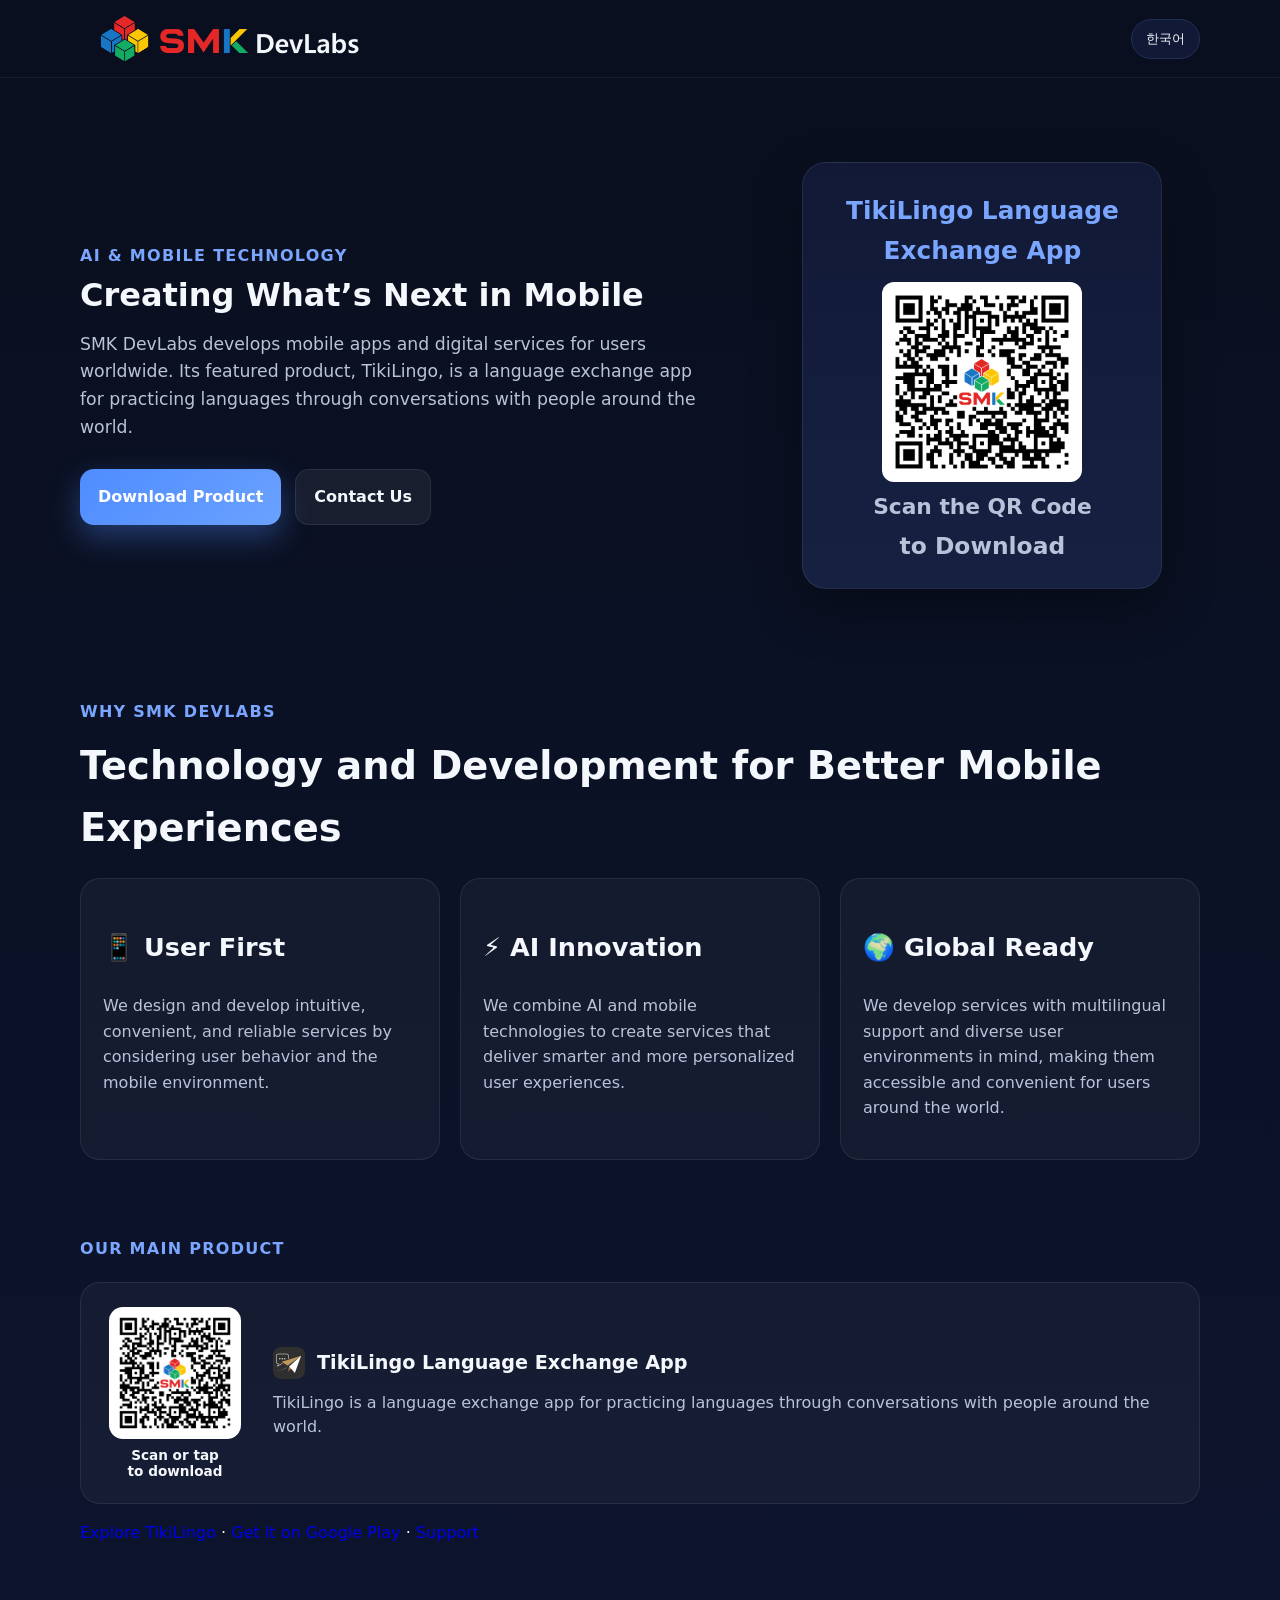
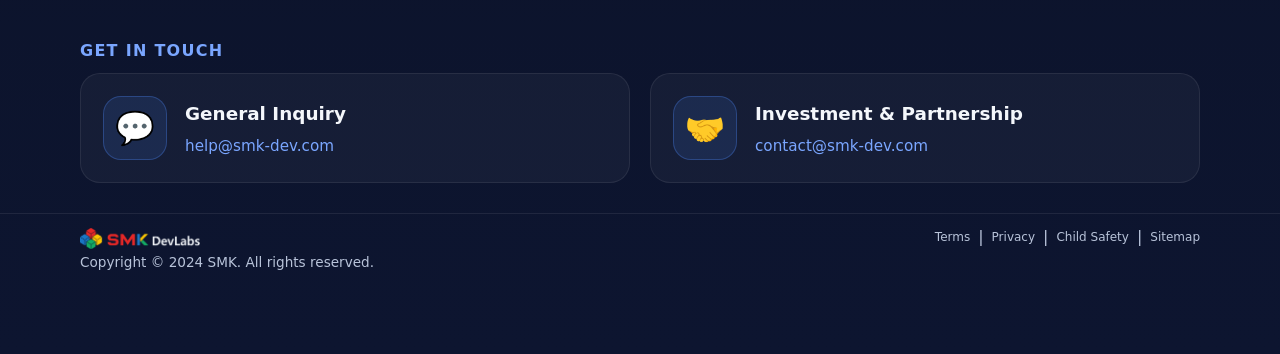
<file: index.html>
<!doctype html>
<html lang="en">

<head>
  <meta charset="utf-8">
  <meta name="viewport" content="width=device-width, initial-scale=1">

  <meta name="description" data-i18n-key="page.description"
    content="SMK DevLabs develops mobile apps, including TikiLingo, a language exchange app for practicing languages with people worldwide.">

  <title data-i18n-key="page.title">
    SMK DevLabs | Mobile App Development
  </title>

  <!-- Favicon -->
  <link rel="icon" type="image/png" sizes="512x512" href="/assets/img/SMK_LOGO_512x512.png">

  <!-- iPhone / iPad Home Screen -->
  <link rel="apple-touch-icon" sizes="180x180" href="/assets/img/SMK_LOGO_512x512.png">

  <!-- Android / PWA -->
  <link rel="manifest" href="/site.webmanifest">

  <meta name="theme-color" content="#ffffff">

  <!-- Canonical -->
  <link rel="canonical" href="https://smk-dev.com/">
  <!-- Open Graph -->
  <meta property="og:type" content="website">
  <meta property="og:url" content="https://smk-dev.com/">
  <meta property="og:title" content="SMK DevLabs | Mobile App Development">
  <meta property="og:description"
    content="SMK DevLabs develops mobile apps, including TikiLingo, a language exchange app for practicing languages with people worldwide.">
  <meta property="og:image" content="https://smk-dev.com/assets/img/SMK_LOGO_512x512.png">

  <!-- Twitter / X -->
  <meta name="twitter:card" content="summary">
  <meta name="twitter:title" content="SMK DevLabs | Mobile App Development">
  <meta name="twitter:description"
    content="SMK DevLabs develops mobile apps, including TikiLingo, a language exchange app for practicing languages with people worldwide.">
  <meta name="twitter:image" content="https://smk-dev.com/assets/img/SMK_LOGO_512x512.png">

  <link rel="stylesheet" href="style.css?v=20261029-3">
</head>

<body>

  <header class="header">
    <div class="container nav">
      <div class="logo-wrap">
        <a href="/?lang=ko" data-home-link
          style="display: flex; align-items: center; text-decoration: none; color: inherit;">
          <img src="assets/img/logo.png" alt="SMK Logo" class="logo">
        </a>
      </div>

      <button id="langToggle" class="lang-btn">
        <span data-i18n-key="ui.toggleLabel">English</span>
      </button>
    </div>
  </header>

  <main>
    <section class="hero">
      <div class="container hero-grid">
        <div>
          <p class="eyebrow" data-i18n-key="hero.eyebrow">AI & Mobile Technology</p>
          <h1 data-i18n-key="hero.title">Creating What’s Next in Mobile</h1>
          <p class="hero-text" data-i18n-key="hero.description">
            SMK DevLabs develops mobile apps and digital services for users worldwide. Its featured product, TikiLingo, is a language exchange app for practicing languages through conversations with people around the world.
          </p>
          <div class="hero-actions">
            <a class="btn primary" href="#product">
              <span data-i18n-key="hero.download">Download Apps</span>
            </a>
            <a class="btn secondary" href="#contact">
              <span data-i18n-key="hero.contact">Contact Us</span>
            </a>
          </div>
        </div>

        <div class="hero-visual">
          <a class="phone-card" href="https://play.google.com/store/apps/details?id=com.smk.tikitalk" target="_blank"
            rel="noreferrer"
            style="display: flex; flex-direction: column; align-items: center; text-align: center; gap: 12px; padding: 28px 24px;">

            <span class="hero-text" data-i18n-key="hero.productTitle"
              style="color: var(--brand-2); font-size: 1.55rem; font-weight: 600;">
              티키링고 언어교환 앱
            </span>

            <img src="assets/img/tikitalk-qr.png" alt="TikiLingo Google Play QR code"
              style="width: 200px; height: 200px; object-fit: contain; background: white; padding: 6px; border-radius: 12px;">

            <span data-i18n-key="hero.productScan"
              style="display: block; color: var(--muted); font-size: 1.36rem; font-weight: 800; line-height: 1.2;">
              QR 코드 스캔시
            </span>
            <span data-i18n-key="hero.productDownload"
              style="display: block; color: var(--muted); font-size: 1.46rem; font-weight: 600; line-height: 1.2;">
              앱 다운로드
            </span>

          </a>
        </div>
    </section>

<section class="section">
  <div class="container">
    <div class="section-head">
      <p class="eyebrow" data-i18n-key="why.title">Why SMK DEVLABS</p>
      <h2 data-i18n-key="why.heading">Built for Mobile from Day One</h2>
    </div>

    <div class="cards">
      <article class="card">
        <h3>
          <span class="card-icon">📱</span>
          <span data-i18n-key="why.card1.title">Mobile-First Design</span>
        </h3>
        <p data-i18n-key="why.card1.description">
          Every product is designed for the best smartphone experience.
        </p>
      </article>

      <article class="card">
        <h3>
          <span class="card-icon">⚡</span>
          <span data-i18n-key="why.card2.title">Fast Development</span>
        </h3>
        <p data-i18n-key="why.card2.description">
          We turn ideas into working mobile apps quickly and efficiently.
        </p>
      </article>

      <article class="card">
        <h3>
          <span class="card-icon">🌍</span>
          <span data-i18n-key="why.card3.title">Global Ready</span>
        </h3>
        <p data-i18n-key="why.card3.description">
          Our apps are built with multilingual and international users in mind.
        </p>
      </article>
    </div>
  </div>
</section>
    <section class="section product" id="product">
      <div class="container">
        <div class="section-head">
          <p class="eyebrow" data-i18n-key="product.title">Our Main Product</p>
        </div>
        <div class="product-card-main">
          <a class="product-left-group" href="https://play.google.com/store/apps/details?id=com.smk.tikitalk" target="_blank" rel="noopener noreferrer" aria-label="Download TikiLingo on Google Play">
            <img src="assets/img/tikitalk-qr.png" alt="TikiLingo Google Play QR code" class="qr-img-large">
            <span class="qr-action-caption">
              <span data-i18n-key="product.qrScan">Scan or tap</span>
              <span data-i18n-key="product.qrDownload">to download</span>
            </span>
          </a>
          <a class="main-product-content product-details-link" href="/tikilingo-ko.html?lang=ko" data-product-page-link>
            <div class="main-product-header">
              <div class="title-with-badge">
                <img src="assets/img/app-icon.png" alt="TikiLingo app icon" class="inline-app-icon">
                <h2 data-i18n-key="product.heading">TikiLingo Language Exchange App</h2>
              </div>
            </div>
            <p data-i18n-key="product.description">
              TikiLingo is a language exchange app for practicing languages through conversations with people around the world.
            </p>
          </a>
        </div>
        <p class="product-support-links"><a href="/tikilingo-ko.html?lang=ko" data-product-page-link data-i18n-key="product.learnMore">Explore TikiLingo</a> · <a href="https://play.google.com/store/apps/details?id=com.smk.tikitalk" target="_blank" rel="noopener noreferrer" data-i18n-key="product.install">Get it on Google Play</a> · <a href="mailto:help@smk-dev.com">Support</a></p>
      </div>
    </section>

    <section class="section contact" id="contact">
      <div class="container">
        <p class="eyebrow" data-i18n-key="contact.title">Get in Touch</p>
        <div class="contact-grid">
          <div class="contact-card">
            <a href="mailto:help@smk-dev.com" class="contact-link">
              <div class="contact-icon">💬</div>
              <div class="contact-content">
                <h3 data-i18n-key="contact.general.title">General Inquiry</h3>
                <span class="contact-text">help@smk-dev.com</span>
              </div>
            </a>
          </div>
          <div class="contact-card">
            <a href="mailto:contact@smk-dev.com" class="contact-link">
              <div class="contact-icon">🤝</div>
              <div class="contact-content">
                <h3 data-i18n-key="contact.partnership.title">Investment & Partnership</h3>
                <span class="contact-text">contact@smk-dev.com</span>
              </div>
            </a>
          </div>
        </div>
      </div>
    </section>
  </main>

  <div id="site-footer"></div>

  <a href="#" class="back-to-top" aria-label="Back to top">
    <svg viewBox="0 0 24 24" width="20" height="20" stroke="currentColor" stroke-width="2.5" fill="none"
      stroke-linecap="round" stroke-linejoin="round">
      <polyline points="18 15 12 9 6 15"></polyline>
    </svg>
  </a>

  <script src="script.js?v=20261029-10"></script>
</body>

</html>
</file>
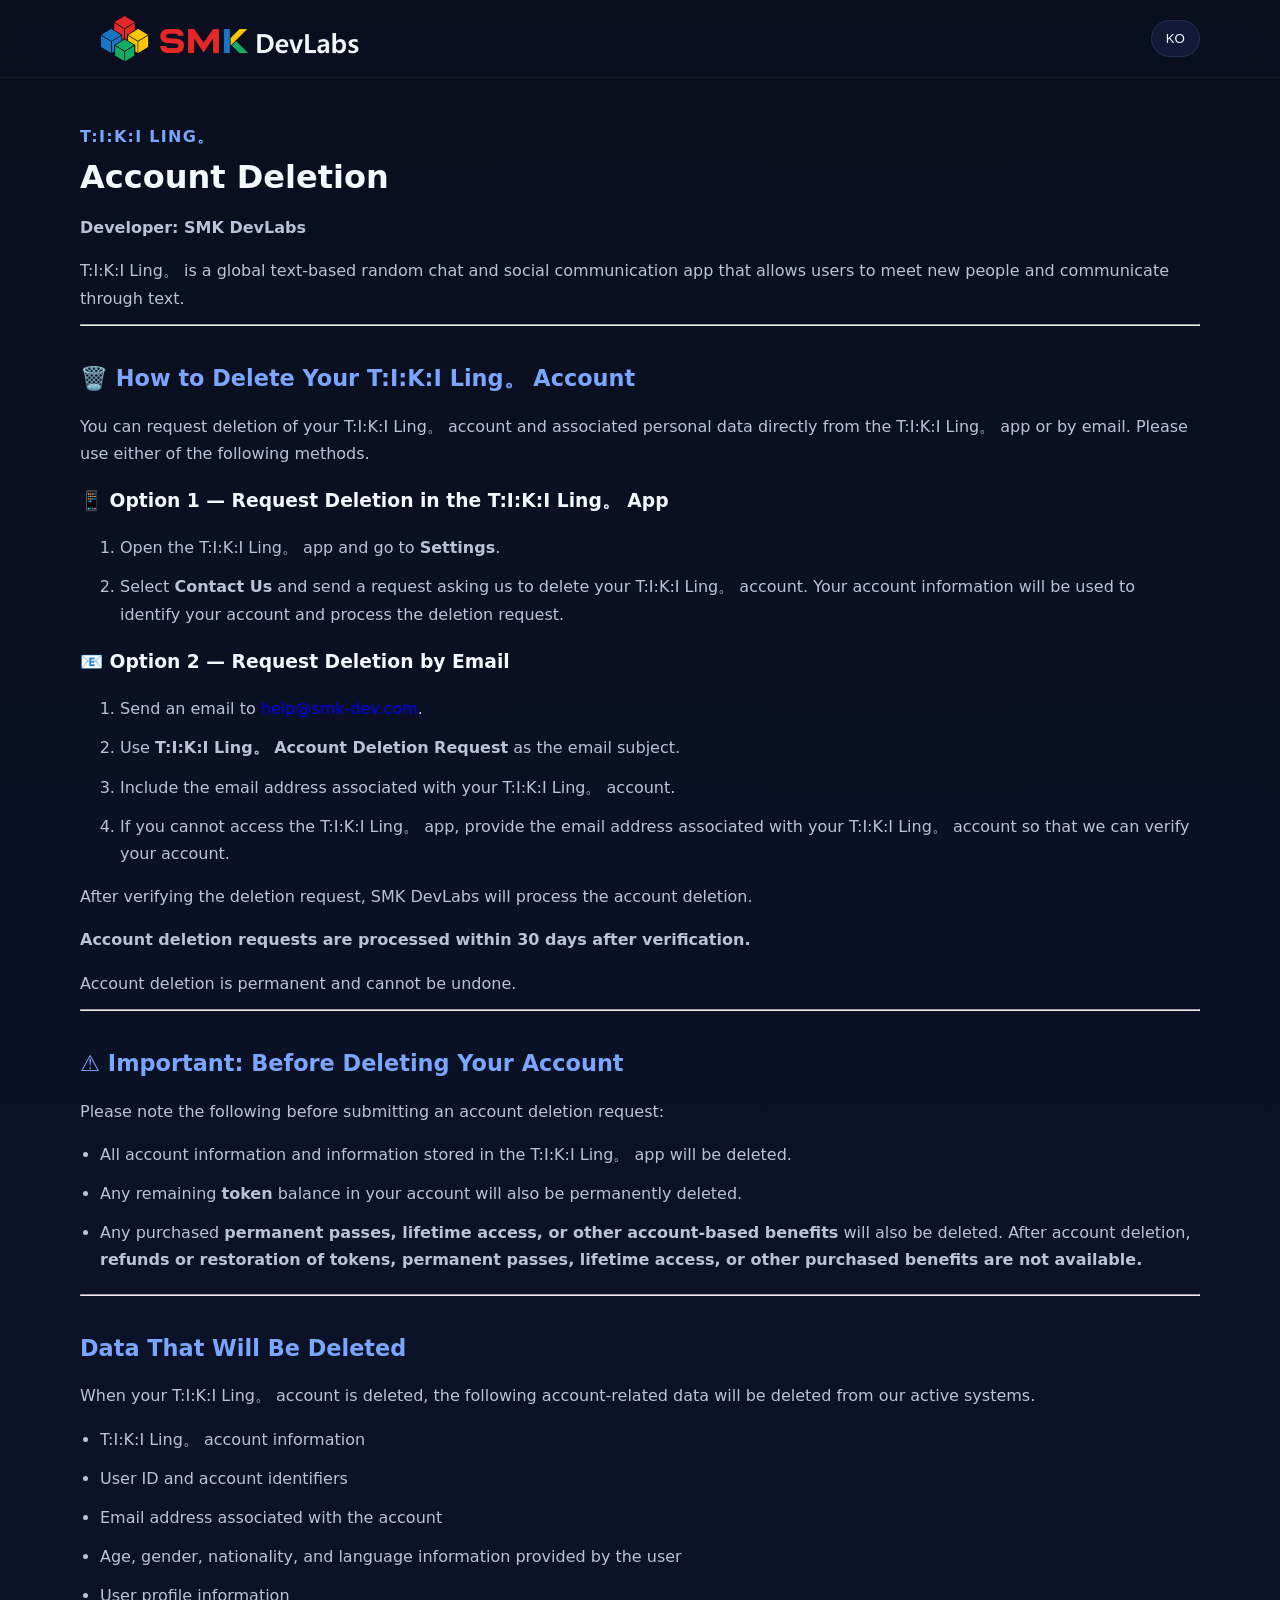
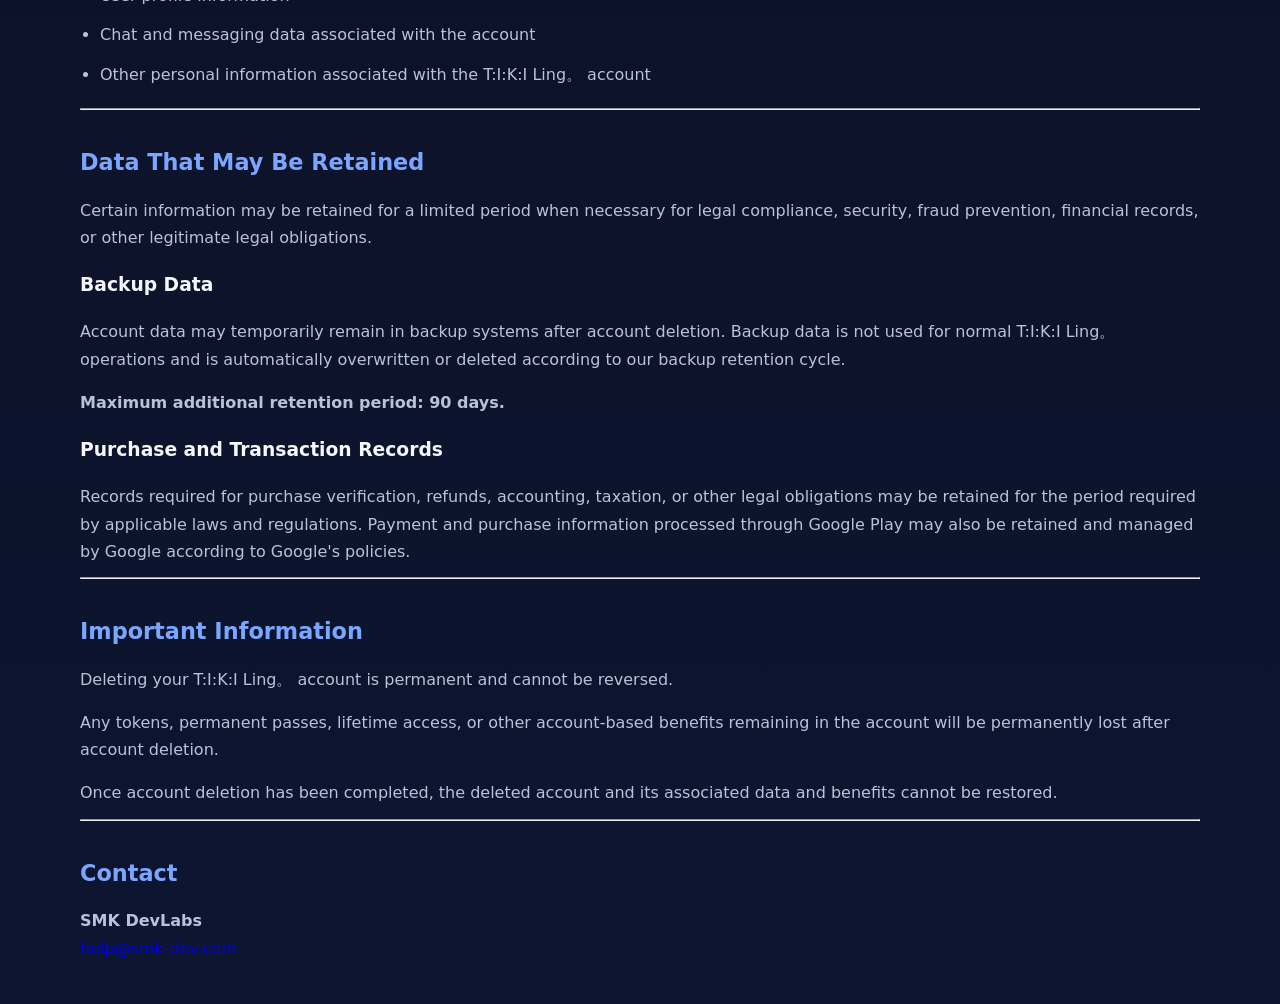
<file: account-deletion.html>
<!doctype html>

<html lang="en">

<head>
    <meta charset="utf-8">
    <meta name="viewport" content="width=device-width, initial-scale=1">

    <meta name="description"
        content="T:I:K:I Ling。 account deletion instructions. Learn how to request deletion of your T:I:K:I Ling。 account and associated data.">

    <title>T:I:K:I Ling。 | Account Deletion</title>

    <link rel="icon" type="image/png" sizes="512x512" href="/assets/img/SMK_LOGO_512x512.png">
    <link rel="apple-touch-icon" sizes="180x180" href="/assets/img/SMK_LOGO_512x512.png">
    <link rel="manifest" href="/site.webmanifest">

    <meta name="theme-color" content="#ffffff">

    <link rel="canonical" href="https://smk-dev.com/account-deletion.html">

    <meta property="og:type" content="website">
    <meta property="og:url" content="https://smk-dev.com/account-deletion.html">
    <meta property="og:title" content="T:I:K:I Ling。 | Account Deletion">
    <meta property="og:description"
        content="Learn how to request deletion of your T:I:K:I Ling。 account and associated data.">
    <meta property="og:image" content="https://smk-dev.com/assets/img/SMK_LOGO_512x512.png">

    <link rel="stylesheet" href="style.css">
</head>

<body>

    <header class="header">
        <div class="container nav">

            <div class="logo-wrap">
                <a href="/" style="display:flex; align-items:center; text-decoration:none; color:inherit;">
                    <img src="assets/img/logo.png" alt="SMK DevLabs Logo" class="logo">
                </a>
            </div>

            <button id="langToggle" class="lang-btn" type="button">
                <span id="langLabel">KO</span>
            </button>

        </div>
    </header>

    <main>

        <section class="section">
            <div class="container">

                <div class="section-head">
                    <p class="eyebrow" id="eyebrow">T:I:K:I Ling。</p>
                    <h1 id="pageTitle">Account Deletion</h1>
                </div>

                <div class="legal-content">

                    <p>
                        <strong id="developer"></strong>
                    </p>

                    <p id="intro"></p>

                    <hr>

                    <h2 id="requestTitle"></h2>

                    <p id="requestIntro"></p>

                    <h3 id="appRequestTitle"></h3>

                    <ol>
                        <li id="appStep1"></li>
                        <li id="appStep2"></li>
                    </ol>

                    <h3 id="emailRequestTitle"></h3>

                    <ol>
                        <li id="emailStep1"></li>
                        <li id="emailStep2"></li>
                        <li id="emailStep3"></li>
                        <li id="emailStep4"></li>
                    </ol>

                    <p id="requestProcess"></p>

                    <p>
                        <strong id="processingTime"></strong>
                    </p>

                    <p id="permanent"></p>

                    <hr>

                    <h2 id="cautionTitle"></h2>

                    <p id="cautionIntro"></p>

                    <ul>
                        <li id="caution1"></li>
                        <li id="caution2"></li>
                        <li id="caution3"></li>
                    </ul>

                    <hr>

                    <h2 id="deletedTitle"></h2>

                    <p id="deletedIntro"></p>

                    <ul>
                        <li id="deleted1"></li>
                        <li id="deleted2"></li>
                        <li id="deleted3"></li>
                        <li id="deleted4"></li>
                        <li id="deleted5"></li>
                        <li id="deleted6"></li>
                        <li id="deleted7"></li>
                    </ul>

                    <hr>

                    <h2 id="retainedTitle"></h2>

                    <p id="retainedIntro"></p>

                    <h3 id="backupTitle"></h3>

                    <p id="backupText"></p>

                    <p>
                        <strong id="retentionPeriod"></strong>
                    </p>

                    <h3 id="purchaseTitle"></h3>

                    <p id="purchaseText"></p>

                    <hr>

                    <h2 id="importantTitle"></h2>

                    <p id="important1"></p>

                    <p id="important2"></p>

                    <p id="important3"></p>

                    <hr>

                    <h2 id="contactTitle"></h2>

                    <p>
                        <strong>SMK DevLabs</strong><br>
                        <a href="mailto:help@smk-dev.com">help@smk-dev.com</a>
                    </p>

                </div>

            </div>
        </section>

    </main>

    <div id="site-footer"></div>

    <a href="#" class="back-to-top" aria-label="Back to top">
        <svg viewBox="0 0 24 24" width="20" height="20" stroke="currentColor" stroke-width="2.5" fill="none"
            stroke-linecap="round" stroke-linejoin="round">
            <polyline points="18 15 12 9 6 15"></polyline>
        </svg>
    </a>

    <script>

        const translations = {

            en: {
                eyebrow: "T:I:K:I Ling。",

                pageTitle:
                    "Account Deletion",

                developer:
                    "Developer: SMK DevLabs",

                intro:
                    "T:I:K:I Ling。 is a global text-based random chat and social communication app that allows users to meet new people and communicate through text.",

                requestTitle:
                    "🗑️ How to Delete Your T:I:K:I Ling。 Account",

                requestIntro:
                    "You can request deletion of your T:I:K:I Ling。 account and associated personal data directly from the T:I:K:I Ling。 app or by email. Please use either of the following methods.",

                appRequestTitle:
                    "📱 Option 1 — Request Deletion in the T:I:K:I Ling。 App",

                appStep1:
                    "Open the T:I:K:I Ling。 app and go to <strong>Settings</strong>.",

                appStep2:
                    "Select <strong>Contact Us</strong> and send a request asking us to delete your T:I:K:I Ling。 account. Your account information will be used to identify your account and process the deletion request.",

                emailRequestTitle:
                    "📧 Option 2 — Request Deletion by Email",

                emailStep1:
                    'Send an email to <a href="mailto:help@smk-dev.com">help@smk-dev.com</a>.',

                emailStep2:
                    'Use <strong>T:I:K:I Ling。 Account Deletion Request</strong> as the email subject.',

                emailStep3:
                    "Include the email address associated with your T:I:K:I Ling。 account.",

                emailStep4:
                    "If you cannot access the T:I:K:I Ling。 app, provide the email address associated with your T:I:K:I Ling。 account so that we can verify your account.",

                requestProcess:
                    "After verifying the deletion request, SMK DevLabs will process the account deletion.",

                processingTime:
                    "Account deletion requests are processed within 30 days after verification.",

                permanent:
                    "Account deletion is permanent and cannot be undone.",

                cautionTitle:
                    "⚠️ Important: Before Deleting Your Account",

                cautionIntro:
                    "Please note the following before submitting an account deletion request:",

                caution1:
                    "All account information and information stored in the T:I:K:I Ling。 app will be deleted.",

                caution2:
                    "Any remaining <strong>token</strong> balance in your account will also be permanently deleted.",

                caution3:
                    "Any purchased <strong>permanent passes, lifetime access, or other account-based benefits</strong> will also be deleted. After account deletion, <strong>refunds or restoration of tokens, permanent passes, lifetime access, or other purchased benefits are not available.</strong>",

                deletedTitle:
                    "Data That Will Be Deleted",

                deletedIntro:
                    "When your T:I:K:I Ling。 account is deleted, the following account-related data will be deleted from our active systems.",

                deleted1:
                    "T:I:K:I Ling。 account information",

                deleted2:
                    "User ID and account identifiers",

                deleted3:
                    "Email address associated with the account",

                deleted4:
                    "Age, gender, nationality, and language information provided by the user",

                deleted5:
                    "User profile information",

                deleted6:
                    "Chat and messaging data associated with the account",

                deleted7:
                    "Other personal information associated with the T:I:K:I Ling。 account",

                retainedTitle:
                    "Data That May Be Retained",

                retainedIntro:
                    "Certain information may be retained for a limited period when necessary for legal compliance, security, fraud prevention, financial records, or other legitimate legal obligations.",

                backupTitle:
                    "Backup Data",

                backupText:
                    "Account data may temporarily remain in backup systems after account deletion. Backup data is not used for normal T:I:K:I Ling。 operations and is automatically overwritten or deleted according to our backup retention cycle.",

                retentionPeriod:
                    "Maximum additional retention period: 90 days.",

                purchaseTitle:
                    "Purchase and Transaction Records",

                purchaseText:
                    "Records required for purchase verification, refunds, accounting, taxation, or other legal obligations may be retained for the period required by applicable laws and regulations. Payment and purchase information processed through Google Play may also be retained and managed by Google according to Google's policies.",

                importantTitle:
                    "Important Information",

                important1:
                    "Deleting your T:I:K:I Ling。 account is permanent and cannot be reversed.",

                important2:
                    "Any tokens, permanent passes, lifetime access, or other account-based benefits remaining in the account will be permanently lost after account deletion.",

                important3:
                    "Once account deletion has been completed, the deleted account and its associated data and benefits cannot be restored.",

                contactTitle:
                    "Contact"
            },

            ko: {
                eyebrow:
                    "T:I:K:I Ling。",

                pageTitle:
                    "계정 삭제",

                developer:
                    "개발자: SMK DevLabs",

                intro:
                    "T:I:K:I Ling。은 전 세계의 새로운 사람들과 텍스트를 통해 대화할 수 있는 글로벌 텍스트 기반 랜덤 채팅 및 소셜 커뮤니케이션 앱입니다.",

                requestTitle:
                    "🗑️ T:I:K:I Ling。 계정 삭제 방법",

                requestIntro:
                    "T:I:K:I Ling。 계정 및 계정과 관련된 개인정보의 삭제를 요청할 수 있습니다. T:I:K:I Ling。 앱에서 직접 요청하거나 이메일을 통해 요청할 수 있습니다.",

                appRequestTitle:
                    "📱 방법 1 — T:I:K:I Ling。 앱에서 삭제 요청",

                appStep1:
                    "T:I:K:I Ling。 앱을 실행한 후 <strong>설정</strong>으로 이동합니다.",

                appStep2:
                    "<strong>문의하기</strong>를 선택한 후 T:I:K:I Ling。 계정 삭제를 요청하는 내용을 보내주세요. 계정 정보는 삭제 요청 확인 및 계정 식별을 위해 사용됩니다.",

                emailRequestTitle:
                    "📧 방법 2 — 이메일로 삭제 요청",

                emailStep1:
                    '<a href="mailto:help@smk-dev.com">help@smk-dev.com</a>으로 이메일을 보내주세요.',

                emailStep2:
                    '이메일 제목에 <strong>T:I:K:I Ling。 Account Deletion Request</strong>를 입력해주세요.',

                emailStep3:
                    "T:I:K:I Ling。 계정에 연결된 이메일 주소를 기재해주세요.",

                emailStep4:
                    "T:I:K:I Ling。 앱에 접근할 수 없는 경우 계정 확인을 위해 T:I:K:I Ling。 계정에 연결된 이메일 주소를 기재해주세요.",

                requestProcess:
                    "삭제 요청을 확인하고 본인 확인 절차가 완료되면 SMK DevLabs에서 계정 삭제를 진행합니다.",

                processingTime:
                    "계정 삭제 요청은 본인 확인이 완료된 후 최대 30일 이내에 처리됩니다.",

                permanent:
                    "계정 삭제는 영구적으로 처리되며 삭제 후 복구할 수 없습니다.",

                cautionTitle:
                    "⚠️ 계정 삭제(탈퇴) 시 주의사항",

                cautionIntro:
                    "계정 삭제를 요청하기 전에 다음 사항을 반드시 확인해주세요.",

                caution1:
                    "계정 정보 및 앱 내 모든 정보가 삭제됩니다.",

                caution2:
                    "계정에 남아 있는 <strong>토큰</strong> 잔액도 함께 영구적으로 삭제됩니다.",

                caution3:
                    "구매한 <strong>영구 패스권, 평생 이용권 및 기타 계정 기반 혜택</strong>도 함께 삭제됩니다. 계정 삭제 후에는 <strong>토큰, 영구 패스권, 평생 이용권 및 기타 구매 혜택에 대한 환불이나 복구가 불가능합니다.</strong>",

                deletedTitle:
                    "삭제되는 데이터",

                deletedIntro:
                    "T:I:K:I Ling。 계정이 삭제되면 다음 계정 관련 데이터가 활성 운영 시스템에서 삭제됩니다.",

                deleted1:
                    "T:I:K:I Ling。 계정 정보",

                deleted2:
                    "사용자 ID 및 계정 식별 정보",

                deleted3:
                    "계정에 연결된 이메일 주소",

                deleted4:
                    "사용자가 제공한 나이, 성별, 국가 및 언어 정보",

                deleted5:
                    "사용자 프로필 정보",

                deleted6:
                    "계정과 연결된 채팅 및 메시지 데이터",

                deleted7:
                    "T:I:K:I Ling。 계정과 연결된 기타 개인정보",

                retainedTitle:
                    "일정 기간 보관될 수 있는 데이터",

                retainedIntro:
                    "법률 준수, 보안, 부정행위 방지, 금융 기록 또는 기타 법적 의무를 위해 일부 정보는 일정 기간 추가로 보관될 수 있습니다.",

                backupTitle:
                    "백업 데이터",

                backupText:
                    "계정 삭제 후에도 백업 시스템에 데이터가 일시적으로 남아 있을 수 있습니다. 백업 데이터는 T:I:K:I Ling。의 일반적인 서비스 운영에 사용되지 않으며 백업 보관 주기에 따라 자동으로 덮어쓰거나 삭제됩니다.",

                retentionPeriod:
                    "최대 추가 보관 기간: 90일",

                purchaseTitle:
                    "구매 및 거래 기록",

                purchaseText:
                    "구매 확인, 환불, 회계, 세금 또는 기타 법적 의무를 위해 필요한 기록은 관련 법률 및 규정에서 요구하는 기간 동안 보관될 수 있습니다. Google Play를 통해 처리된 구매 및 결제 정보는 Google의 정책에 따라 Google에서 별도로 관리 및 보관할 수 있습니다.",

                importantTitle:
                    "중요 안내",

                important1:
                    "T:I:K:I Ling。 계정 삭제는 영구적으로 처리되며 취소하거나 되돌릴 수 없습니다.",

                important2:
                    "계정에 남아 있는 토큰, 영구 패스권, 평생 이용권 및 기타 계정 기반 혜택은 계정 삭제 후 모두 소멸됩니다.",

                important3:
                    "계정 삭제가 완료되면 삭제된 계정과 관련 데이터 및 혜택은 복구할 수 없습니다.",

                contactTitle:
                    "문의"
            }

        };

        const languageFromUrl =
            new URLSearchParams(window.location.search).get("lang");

        let currentLanguage =
            (languageFromUrl === "ko" || languageFromUrl === "en")
                ? languageFromUrl
                : (localStorage.getItem("accountDeletionLanguage") || "en");

        function updateLanguage() {

            const t = translations[currentLanguage];

            document.documentElement.lang =
                currentLanguage;

            Object.keys(t).forEach(key => {

                const element =
                    document.getElementById(key);

                if (element) {
                    element.innerHTML =
                        t[key];
                }

            });

            document.getElementById("langLabel").textContent =
                currentLanguage === "en"
                    ? "KO"
                    : "EN";

            document.title =
                currentLanguage === "en"
                    ? "T:I:K:I Ling。 | Account Deletion"
                    : "T:I:K:I Ling。 | 계정 삭제";
        }

        document
            .getElementById("langToggle")
            .addEventListener("click", function () {

                currentLanguage =
                    currentLanguage === "en"
                        ? "ko"
                        : "en";

                localStorage.setItem(
                    "accountDeletionLanguage",
                    currentLanguage
                );

                updateLanguage();
            });

        updateLanguage();

    </script>

    <script src="script.js"></script>

</body>

</html>
</file>
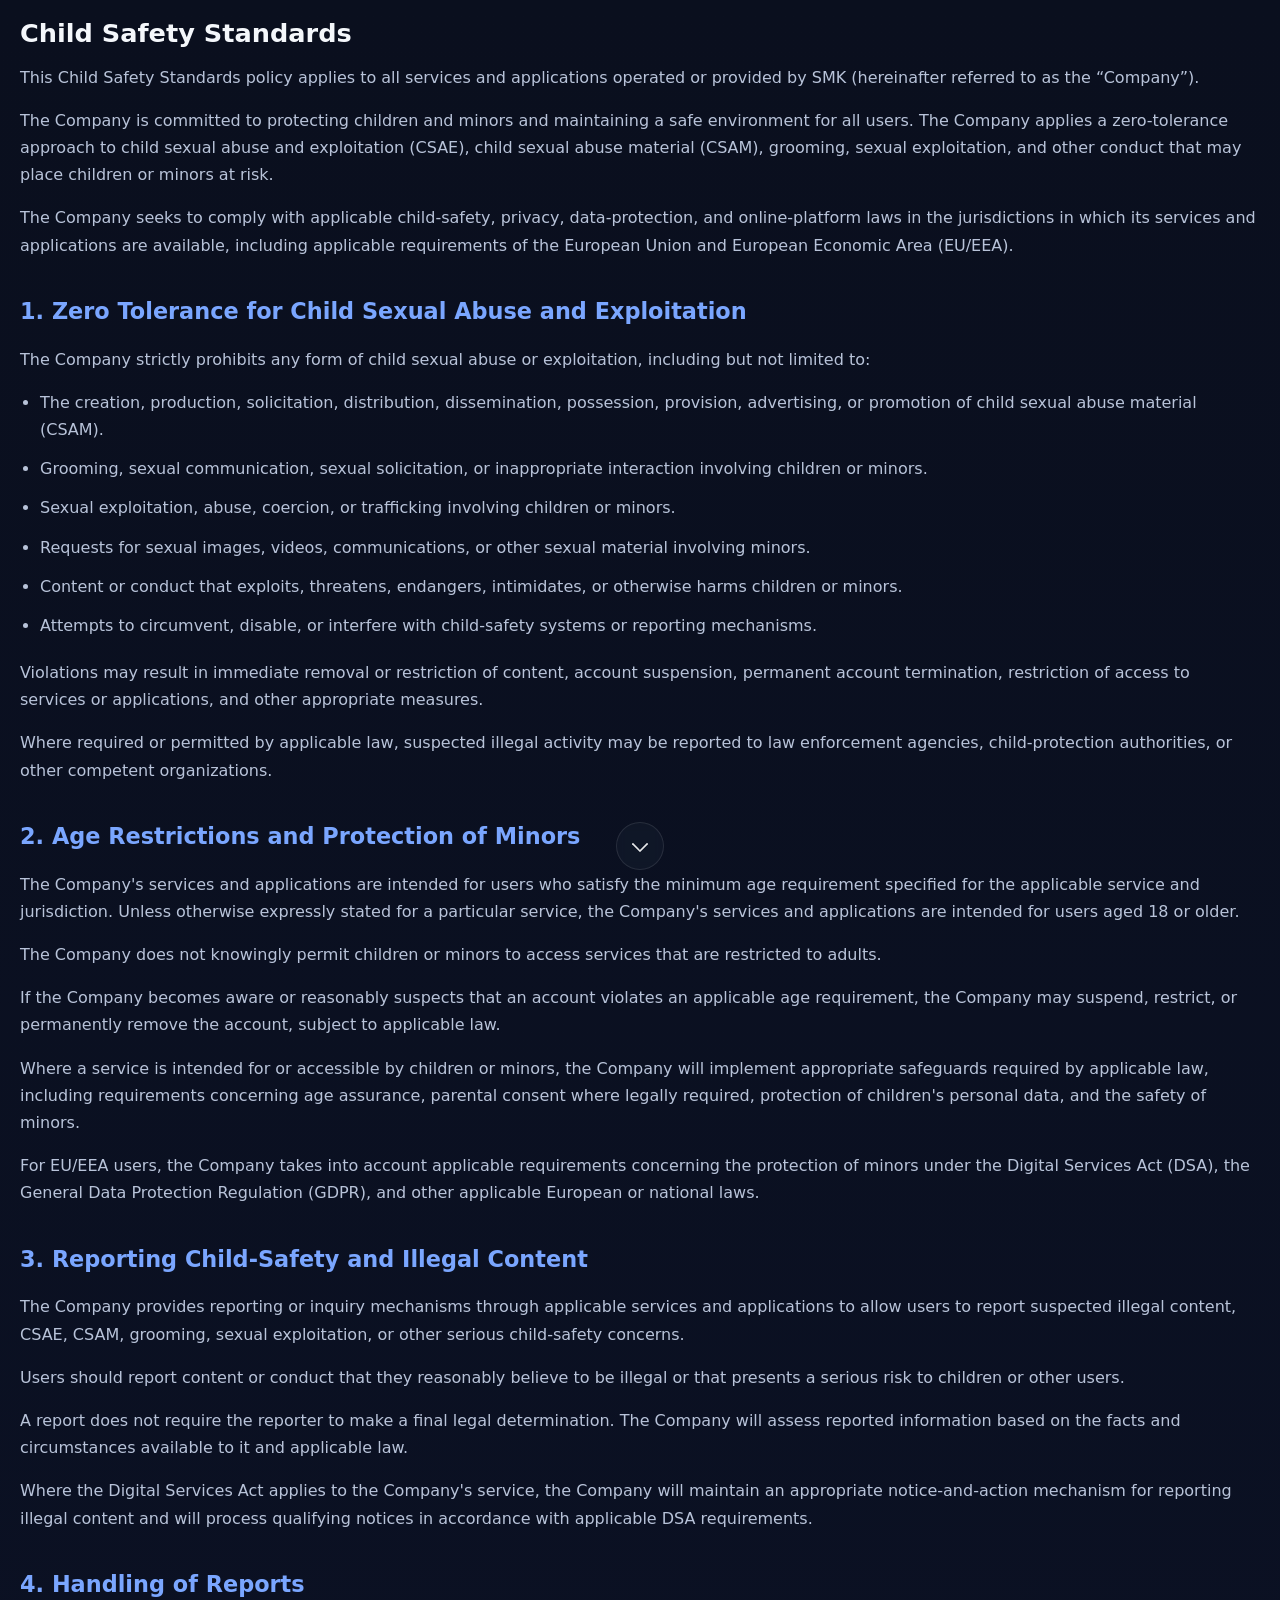
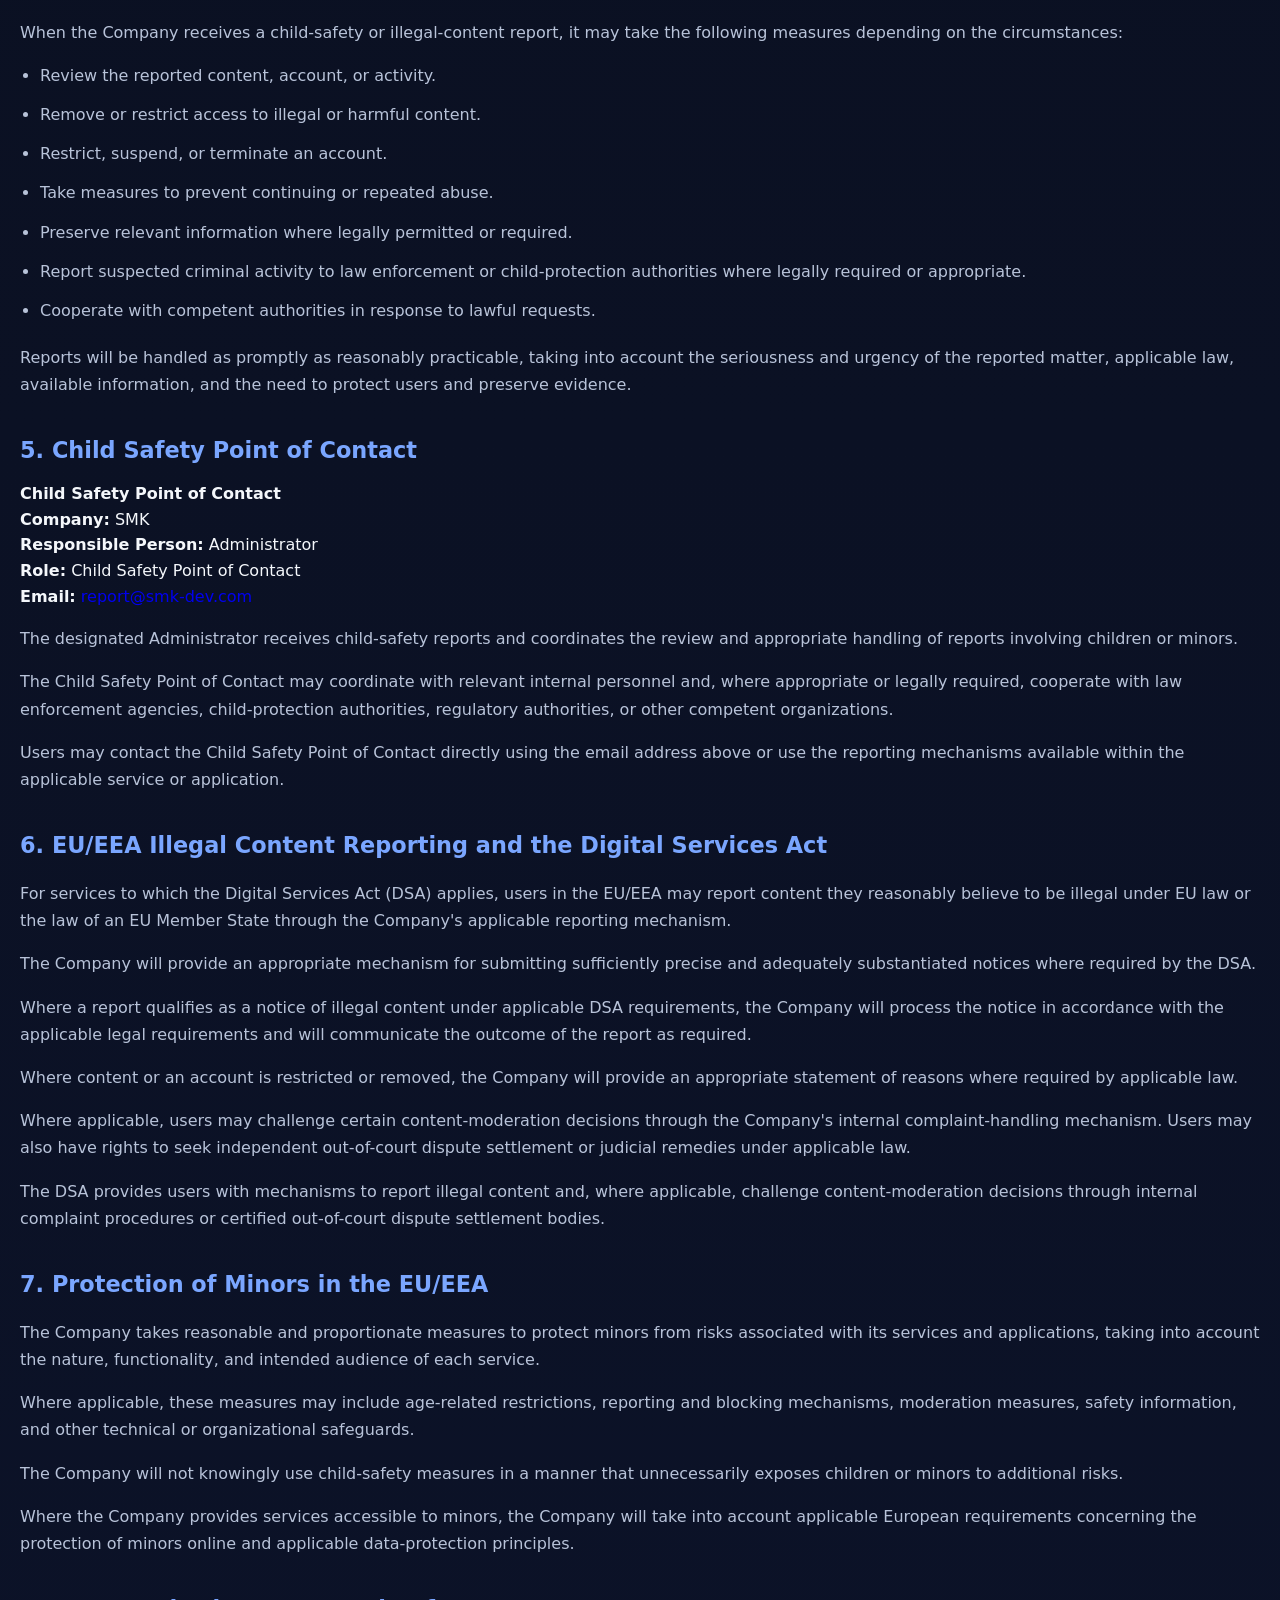
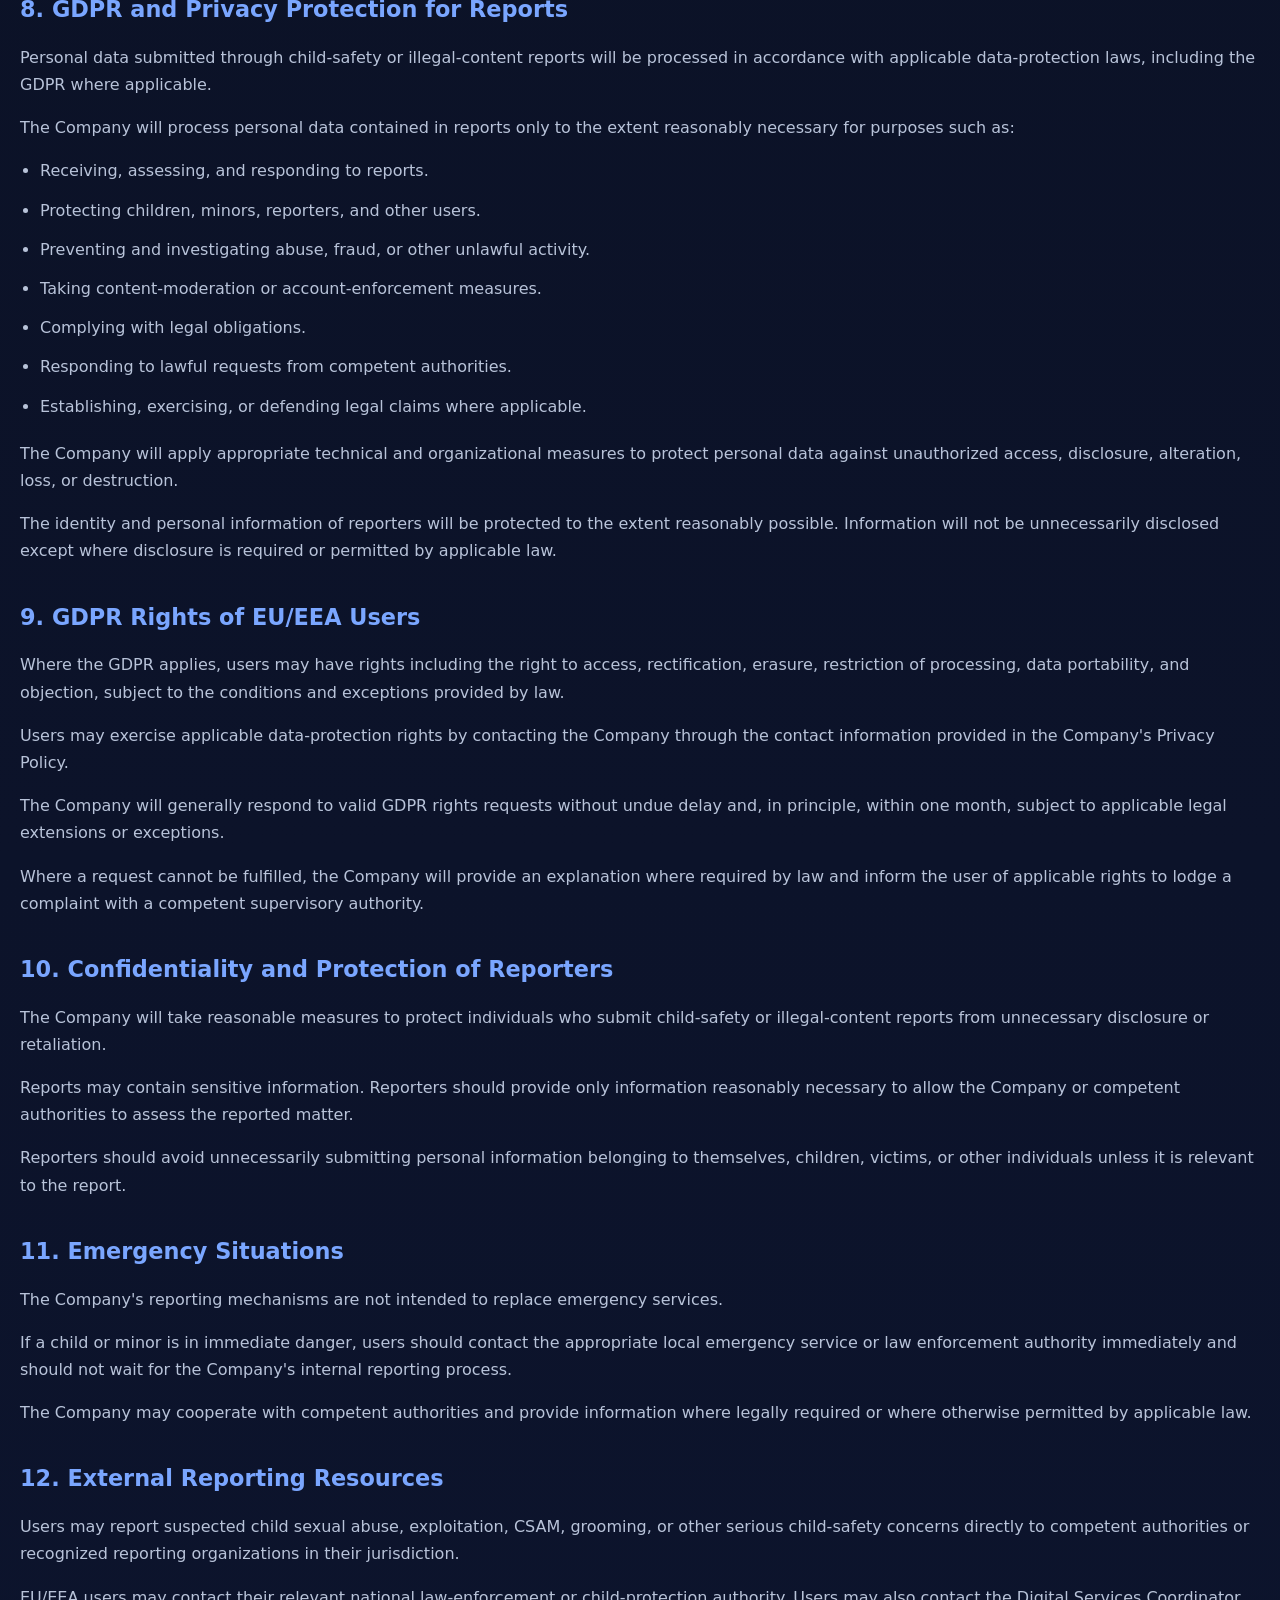
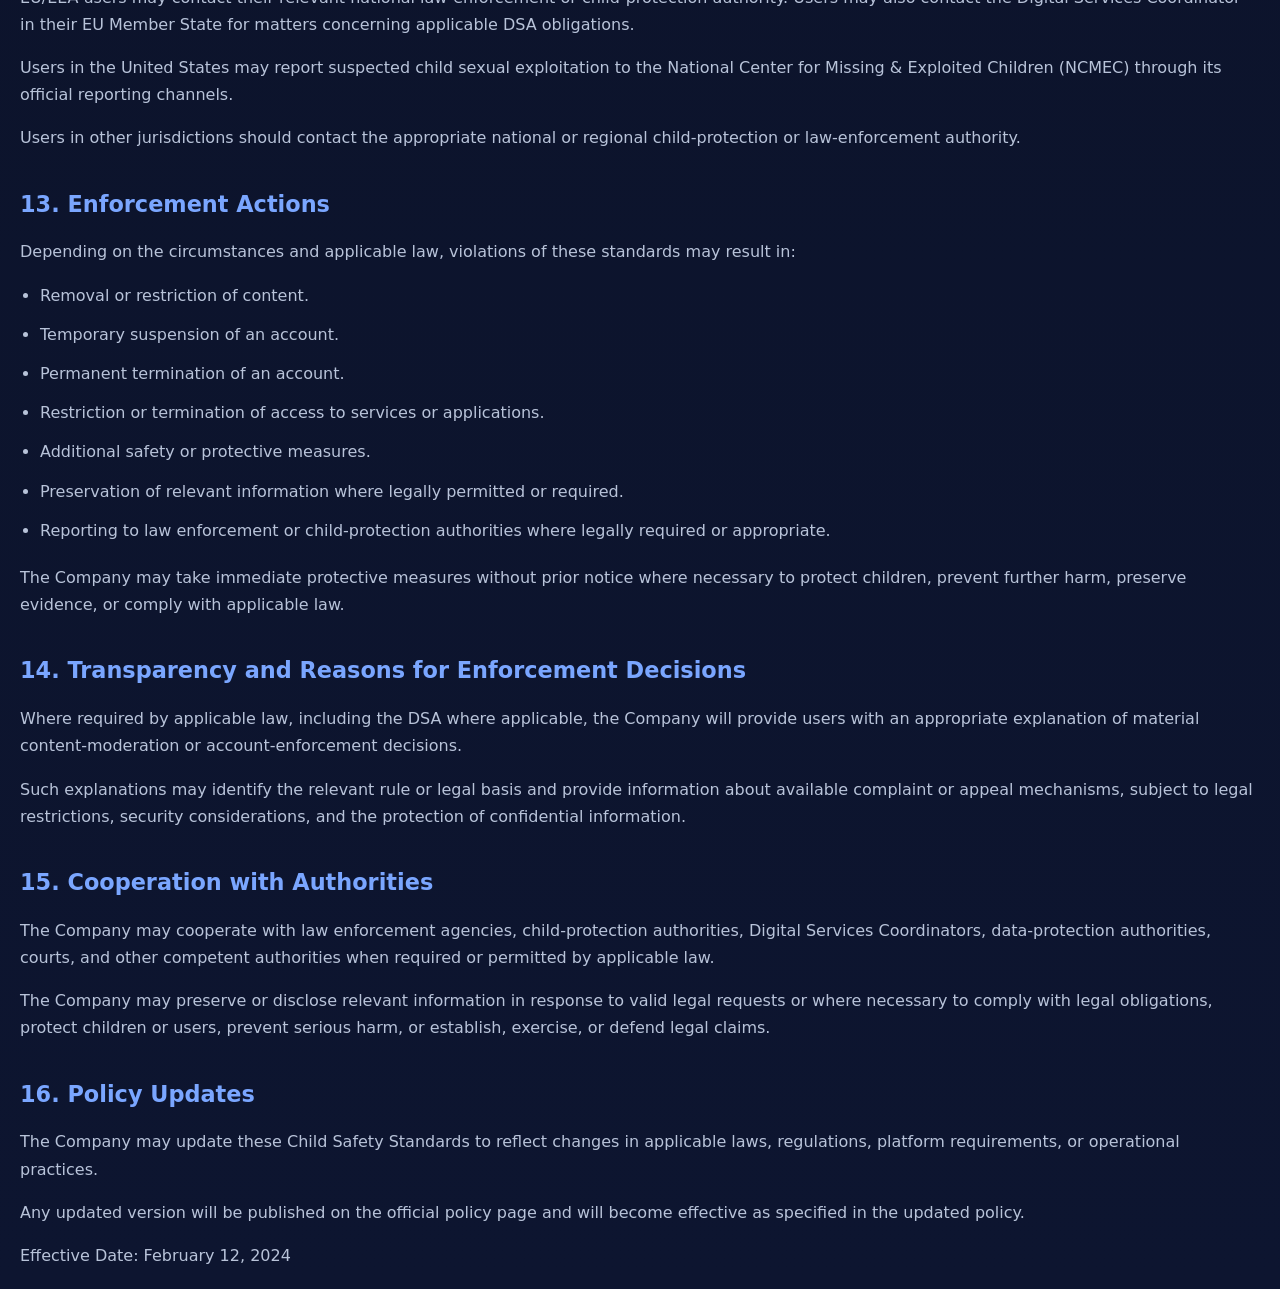
<file: child-safety-en.html>
<!DOCTYPE html>
<html lang="en">

<head>
    <meta charset="UTF-8">
    <meta name="viewport" content="width=device-width, initial-scale=1.0">

    <title>Child Safety Standards | SMK DevLabs</title>

    <link rel="canonical" href="https://smk-dev.com/child-safety-en.html">

    <link rel="stylesheet" href="style.css">
</head>

<body>

    <div class="legal-container">
        <div class="legal-content">
            <h1>Child Safety Standards</h1>
            <p>This Child Safety Standards policy applies to all services and applications operated or provided by SMK
                (hereinafter
                referred to as the “Company”).</p>
            <p>The Company is committed to protecting children and minors and maintaining a safe environment for all
                users. The
                Company applies a zero-tolerance approach to child sexual abuse and exploitation (CSAE), child sexual
                abuse material
                (CSAM), grooming, sexual exploitation, and other conduct that may place children or minors at risk.</p>
            <p>The Company seeks to comply with applicable child-safety, privacy, data-protection, and online-platform
                laws in the
                jurisdictions in which its services and applications are available, including applicable requirements of
                the
                European Union and European Economic Area (EU/EEA).</p>
            <h2>1. Zero Tolerance for Child Sexual Abuse and Exploitation</h2>
            <p>The Company strictly prohibits any form of child sexual abuse or exploitation, including but not limited
                to:</p>
            <ul>
                <li>The creation, production, solicitation, distribution, dissemination, possession, provision,
                    advertising, or
                    promotion of child sexual abuse material (CSAM).</li>
                <li>Grooming, sexual communication, sexual solicitation, or inappropriate interaction involving children
                    or minors.
                </li>
                <li>Sexual exploitation, abuse, coercion, or trafficking involving children or minors.</li>
                <li>Requests for sexual images, videos, communications, or other sexual material involving minors.</li>
                <li>Content or conduct that exploits, threatens, endangers, intimidates, or otherwise harms children or
                    minors.</li>
                <li>Attempts to circumvent, disable, or interfere with child-safety systems or reporting mechanisms.
                </li>
            </ul>
            <p>Violations may result in immediate removal or restriction of content, account suspension, permanent
                account
                termination, restriction of access to services or applications, and other appropriate measures.</p>
            <p>Where required or permitted by applicable law, suspected illegal activity may be reported to law
                enforcement
                agencies, child-protection authorities, or other competent organizations.</p>
            <h2>2. Age Restrictions and Protection of Minors</h2>
            <p>The Company's services and applications are intended for users who satisfy the minimum age requirement
                specified for
                the applicable service and jurisdiction. Unless otherwise expressly stated for a particular service, the
                Company's
                services and applications are intended for users aged 18 or older.</p>
            <p>The Company does not knowingly permit children or minors to access services that are restricted to
                adults.</p>
            <p>If the Company becomes aware or reasonably suspects that an account violates an applicable age
                requirement, the
                Company may suspend, restrict, or permanently remove the account, subject to applicable law.</p>
            <p>Where a service is intended for or accessible by children or minors, the Company will implement
                appropriate
                safeguards required by applicable law, including requirements concerning age assurance, parental consent
                where
                legally required, protection of children's personal data, and the safety of minors.</p>
            <p>For EU/EEA users, the Company takes into account applicable requirements concerning the protection of
                minors under
                the Digital Services Act (DSA), the General Data Protection Regulation (GDPR), and other applicable
                European or
                national laws.</p>
            <h2>3. Reporting Child-Safety and Illegal Content</h2>
            <p>The Company provides reporting or inquiry mechanisms through applicable services and applications to
                allow users to
                report suspected illegal content, CSAE, CSAM, grooming, sexual exploitation, or other serious
                child-safety concerns.
            </p>
            <p>Users should report content or conduct that they reasonably believe to be illegal or that presents a
                serious risk to
                children or other users.</p>
            <p>A report does not require the reporter to make a final legal determination. The Company will assess
                reported
                information based on the facts and circumstances available to it and applicable law.</p>
            <p>Where the Digital Services Act applies to the Company's service, the Company will maintain an appropriate
                notice-and-action mechanism for reporting illegal content and will process qualifying notices in
                accordance with
                applicable DSA requirements.</p>
            <h2>4. Handling of Reports</h2>
            <p>When the Company receives a child-safety or illegal-content report, it may take the following measures
                depending on
                the circumstances:</p>
            <ul>
                <li>Review the reported content, account, or activity.</li>
                <li>Remove or restrict access to illegal or harmful content.</li>
                <li>Restrict, suspend, or terminate an account.</li>
                <li>Take measures to prevent continuing or repeated abuse.</li>
                <li>Preserve relevant information where legally permitted or required.</li>
                <li>Report suspected criminal activity to law enforcement or child-protection authorities where legally
                    required or
                    appropriate.</li>
                <li>Cooperate with competent authorities in response to lawful requests.</li>
            </ul>
            <p>Reports will be handled as promptly as reasonably practicable, taking into account the seriousness and
                urgency of the
                reported matter, applicable law, available information, and the need to protect users and preserve
                evidence.</p>
            <h2>5. Child Safety Point of Contact</h2>
            <div class="policy-highlight"><strong>Child Safety Point of Contact</strong><br><strong>Company:</strong>
                SMK<br><strong>Responsible Person:</strong> Administrator<br><strong>Role:</strong> Child Safety Point
                of
                Contact<br><strong>Email:</strong> <a href="mailto:report@smk-dev.com">report@smk-dev.com</a></div>
            <p>The designated Administrator receives child-safety reports and coordinates the review and appropriate
                handling of
                reports involving children or minors.</p>
            <p>The Child Safety Point of Contact may coordinate with relevant internal personnel and, where appropriate
                or legally
                required, cooperate with law enforcement agencies, child-protection authorities, regulatory authorities,
                or other
                competent organizations.</p>
            <p>Users may contact the Child Safety Point of Contact directly using the email address above or use the
                reporting
                mechanisms available within the applicable service or application.</p>
            <h2>6. EU/EEA Illegal Content Reporting and the Digital Services Act</h2>
            <p>For services to which the Digital Services Act (DSA) applies, users in the EU/EEA may report content they
                reasonably
                believe to be illegal under EU law or the law of an EU Member State through the Company's applicable
                reporting
                mechanism.</p>
            <p>The Company will provide an appropriate mechanism for submitting sufficiently precise and adequately
                substantiated
                notices where required by the DSA.</p>
            <p>Where a report qualifies as a notice of illegal content under applicable DSA requirements, the Company
                will process
                the notice in accordance with the applicable legal requirements and will communicate the outcome of the
                report as
                required.</p>
            <p>Where content or an account is restricted or removed, the Company will provide an appropriate statement
                of reasons
                where required by applicable law.</p>
            <p>Where applicable, users may challenge certain content-moderation decisions through the Company's internal
                complaint-handling mechanism. Users may also have rights to seek independent out-of-court dispute
                settlement or
                judicial remedies under applicable law.</p>
            <p>The DSA provides users with mechanisms to report illegal content and, where applicable, challenge
                content-moderation
                decisions through internal complaint procedures or certified out-of-court dispute settlement bodies.</p>
            <h2>7. Protection of Minors in the EU/EEA</h2>
            <p>The Company takes reasonable and proportionate measures to protect minors from risks associated with its
                services and
                applications, taking into account the nature, functionality, and intended audience of each service.</p>
            <p>Where applicable, these measures may include age-related restrictions, reporting and blocking mechanisms,
                moderation
                measures, safety information, and other technical or organizational safeguards.</p>
            <p>The Company will not knowingly use child-safety measures in a manner that unnecessarily exposes children
                or minors to
                additional risks.</p>
            <p>Where the Company provides services accessible to minors, the Company will take into account applicable
                European
                requirements concerning the protection of minors online and applicable data-protection principles.</p>
            <h2>8. GDPR and Privacy Protection for Reports</h2>
            <p>Personal data submitted through child-safety or illegal-content reports will be processed in accordance
                with
                applicable data-protection laws, including the GDPR where applicable.</p>
            <p>The Company will process personal data contained in reports only to the extent reasonably necessary for
                purposes such
                as:</p>
            <ul>
                <li>Receiving, assessing, and responding to reports.</li>
                <li>Protecting children, minors, reporters, and other users.</li>
                <li>Preventing and investigating abuse, fraud, or other unlawful activity.</li>
                <li>Taking content-moderation or account-enforcement measures.</li>
                <li>Complying with legal obligations.</li>
                <li>Responding to lawful requests from competent authorities.</li>
                <li>Establishing, exercising, or defending legal claims where applicable.</li>
            </ul>
            <p>The Company will apply appropriate technical and organizational measures to protect personal data against
                unauthorized access, disclosure, alteration, loss, or destruction.</p>
            <p>The identity and personal information of reporters will be protected to the extent reasonably possible.
                Information
                will not be unnecessarily disclosed except where disclosure is required or permitted by applicable law.
            </p>
            <h2>9. GDPR Rights of EU/EEA Users</h2>
            <p>Where the GDPR applies, users may have rights including the right to access, rectification, erasure,
                restriction of
                processing, data portability, and objection, subject to the conditions and exceptions provided by law.
            </p>
            <p>Users may exercise applicable data-protection rights by contacting the Company through the contact
                information
                provided in the Company's Privacy Policy.</p>
            <p>The Company will generally respond to valid GDPR rights requests without undue delay and, in principle,
                within one
                month, subject to applicable legal extensions or exceptions.</p>
            <p>Where a request cannot be fulfilled, the Company will provide an explanation where required by law and
                inform the
                user of applicable rights to lodge a complaint with a competent supervisory authority.</p>
            <h2>10. Confidentiality and Protection of Reporters</h2>
            <p>The Company will take reasonable measures to protect individuals who submit child-safety or
                illegal-content reports
                from unnecessary disclosure or retaliation.</p>
            <p>Reports may contain sensitive information. Reporters should provide only information reasonably necessary
                to allow
                the Company or competent authorities to assess the reported matter.</p>
            <p>Reporters should avoid unnecessarily submitting personal information belonging to themselves, children,
                victims, or
                other individuals unless it is relevant to the report.</p>
            <h2>11. Emergency Situations</h2>
            <p>The Company's reporting mechanisms are not intended to replace emergency services.</p>
            <p>If a child or minor is in immediate danger, users should contact the appropriate local emergency service
                or law
                enforcement authority immediately and should not wait for the Company's internal reporting process.</p>
            <p>The Company may cooperate with competent authorities and provide information where legally required or
                where
                otherwise permitted by applicable law.</p>
            <h2>12. External Reporting Resources</h2>
            <p>Users may report suspected child sexual abuse, exploitation, CSAM, grooming, or other serious
                child-safety concerns
                directly to competent authorities or recognized reporting organizations in their jurisdiction.</p>
            <p>EU/EEA users may contact their relevant national law-enforcement or child-protection authority. Users may
                also
                contact the Digital Services Coordinator in their EU Member State for matters concerning applicable DSA
                obligations.
            </p>
            <p>Users in the United States may report suspected child sexual exploitation to the National Center for
                Missing &
                Exploited Children (NCMEC) through its official reporting channels.</p>
            <p>Users in other jurisdictions should contact the appropriate national or regional child-protection or
                law-enforcement
                authority.</p>
            <h2>13. Enforcement Actions</h2>
            <p>Depending on the circumstances and applicable law, violations of these standards may result in:</p>
            <ul>
                <li>Removal or restriction of content.</li>
                <li>Temporary suspension of an account.</li>
                <li>Permanent termination of an account.</li>
                <li>Restriction or termination of access to services or applications.</li>
                <li>Additional safety or protective measures.</li>
                <li>Preservation of relevant information where legally permitted or required.</li>
                <li>Reporting to law enforcement or child-protection authorities where legally required or appropriate.
                </li>
            </ul>
            <p>The Company may take immediate protective measures without prior notice where necessary to protect
                children, prevent
                further harm, preserve evidence, or comply with applicable law.</p>
            <h2>14. Transparency and Reasons for Enforcement Decisions</h2>
            <p>Where required by applicable law, including the DSA where applicable, the Company will provide users with
                an
                appropriate explanation of material content-moderation or account-enforcement decisions.</p>
            <p>Such explanations may identify the relevant rule or legal basis and provide information about available
                complaint or
                appeal mechanisms, subject to legal restrictions, security considerations, and the protection of
                confidential
                information.</p>
            <h2>15. Cooperation with Authorities</h2>
            <p>The Company may cooperate with law enforcement agencies, child-protection authorities, Digital Services
                Coordinators,
                data-protection authorities, courts, and other competent authorities when required or permitted by
                applicable law.
            </p>
            <p>The Company may preserve or disclose relevant information in response to valid legal requests or where
                necessary to
                comply with legal obligations, protect children or users, prevent serious harm, or establish, exercise,
                or defend
                legal claims.</p>
            <h2>16. Policy Updates</h2>
            <p>The Company may update these Child Safety Standards to reflect changes in applicable laws, regulations,
                platform
                requirements, or operational practices.</p>
            <p>Any updated version will be published on the official policy page and will become effective as specified
                in the
                updated policy.</p>
            <p class="policy-effective-date">Effective Date: February 12, 2024</p>
        </div>
    </div>
    <!-- Scroll-to-bottom button -->
    <button id="scroll-bottom-button" type="button" aria-label="Scroll to bottom" title="Scroll to bottom">
    </button>

    <script>
        /*
         * Scroll-to-bottom button behavior.
         *
         * The button styling is handled by style.css.
         * This script only controls scrolling and visibility.
         */

        (function () {

            const button = document.getElementById("scroll-bottom-button");

            if (!button) {
                return;
            }


            /*
             * Determine whether the page has reached the bottom.
             */

            function isAtBottom() {

                const scrollTop =
                    window.scrollY ||
                    document.documentElement.scrollTop;

                const viewportHeight =
                    window.innerHeight;

                const documentHeight =
                    document.documentElement.scrollHeight;

                return (
                    scrollTop + viewportHeight >=
                    documentHeight - 2
                );
            }


            /*
             * Update button visibility.
             *
             * Use the hidden attribute directly so the button
             * cannot remain visible because of conflicting CSS.
             */

            function updateButtonVisibility() {

                button.hidden = isAtBottom();
            }


            /*
             * Smoothly scroll to the bottom of the page.
             */

            function scrollToBottom() {

                window.scrollTo({
                    top: document.documentElement.scrollHeight,
                    behavior: "smooth"
                });
            }


            /*
             * Button click event.
             */

            button.addEventListener(
                "click",
                scrollToBottom
            );


            /*
             * Update visibility while scrolling.
             */

            window.addEventListener(
                "scroll",
                updateButtonVisibility,
                { passive: true }
            );


            /*
             * Update visibility when the window size changes.
             */

            window.addEventListener(
                "resize",
                updateButtonVisibility
            );


            /*
             * Initial visibility state.
             */

            updateButtonVisibility();

        })();
    </script>
</body>

</html>
</file>
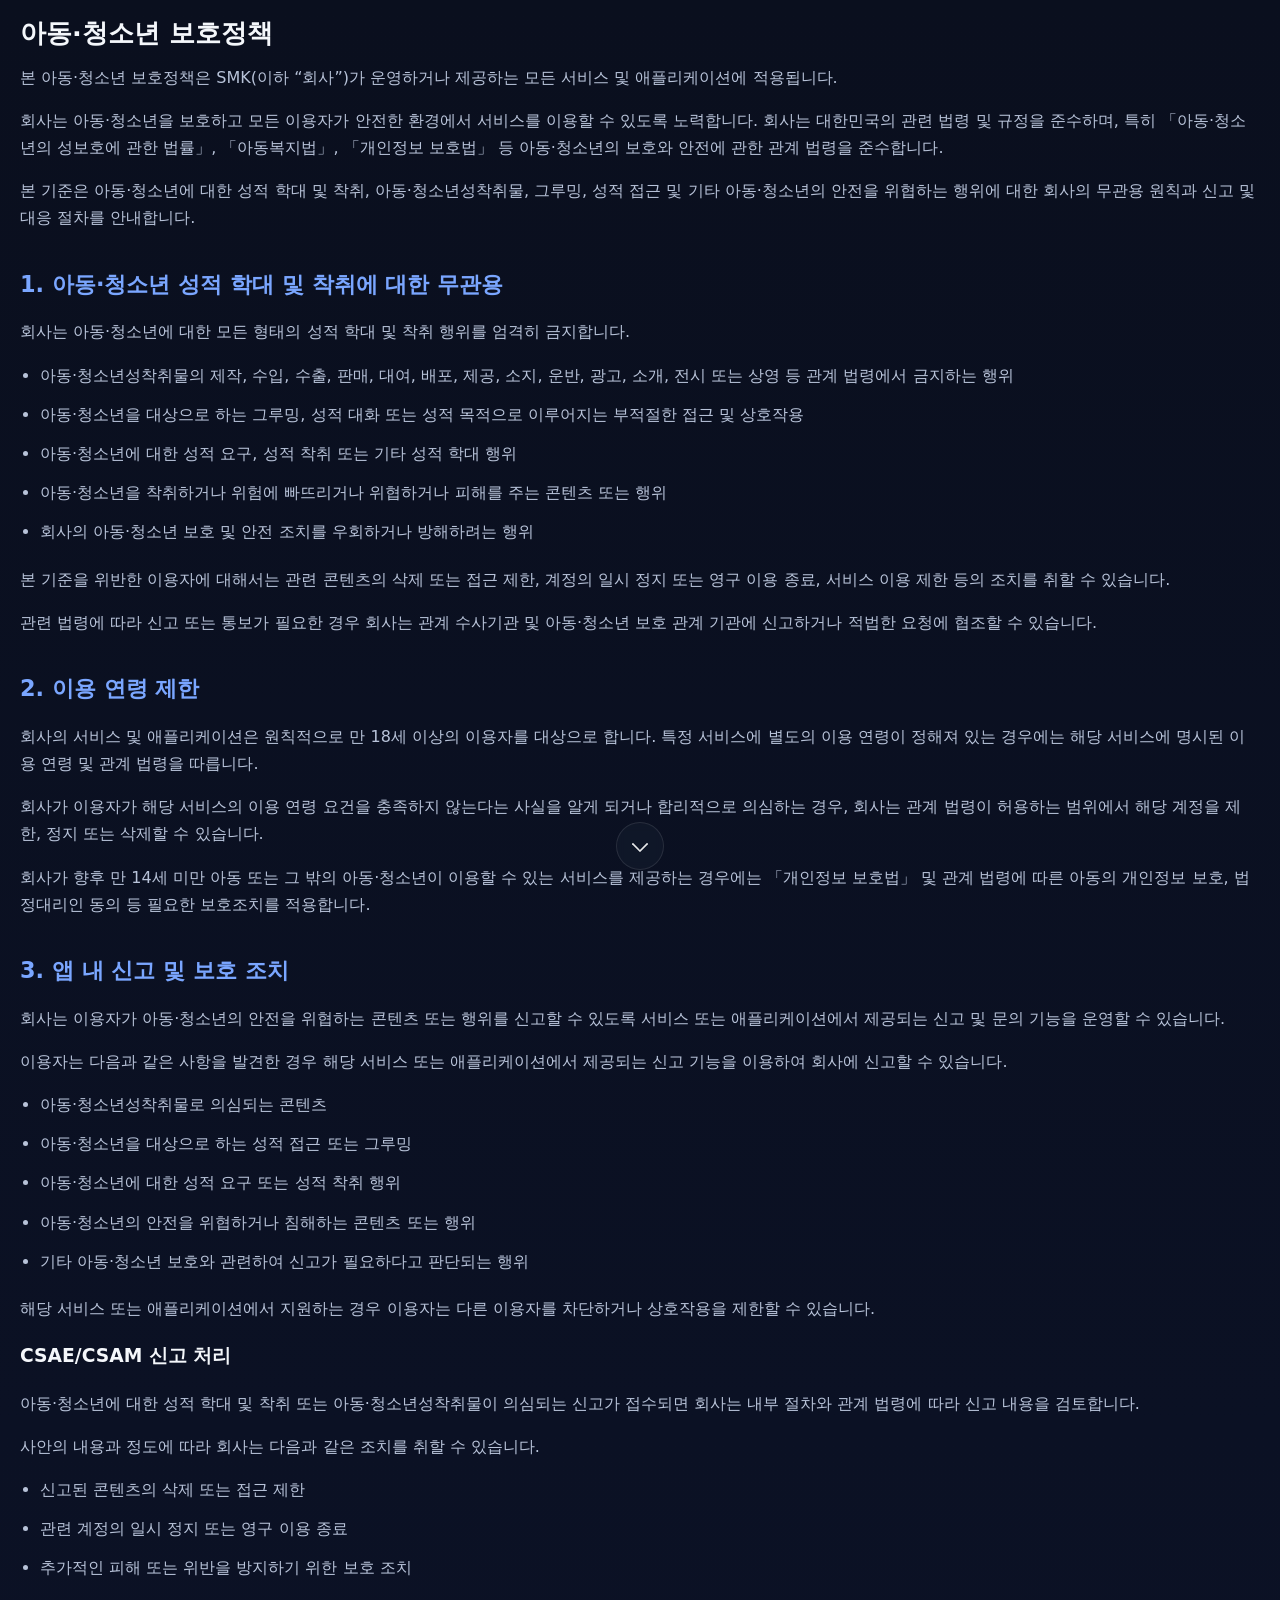
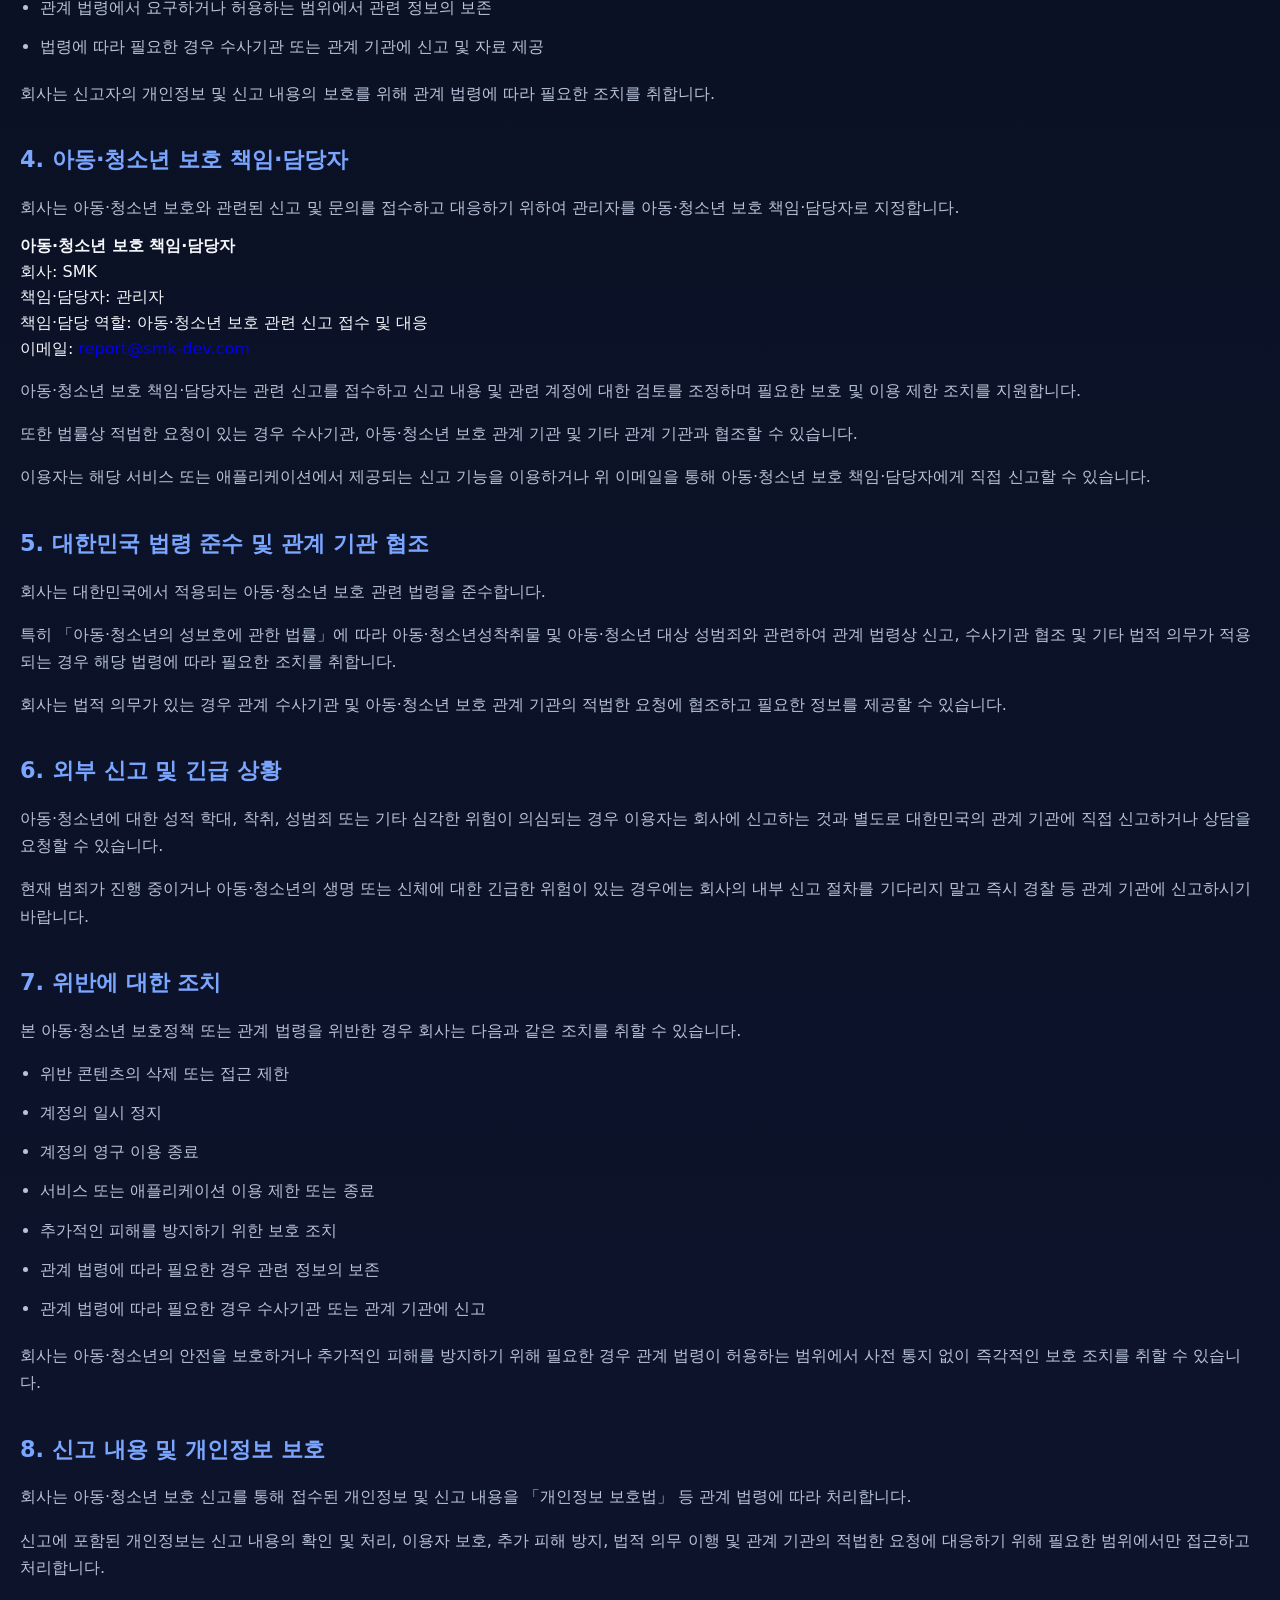
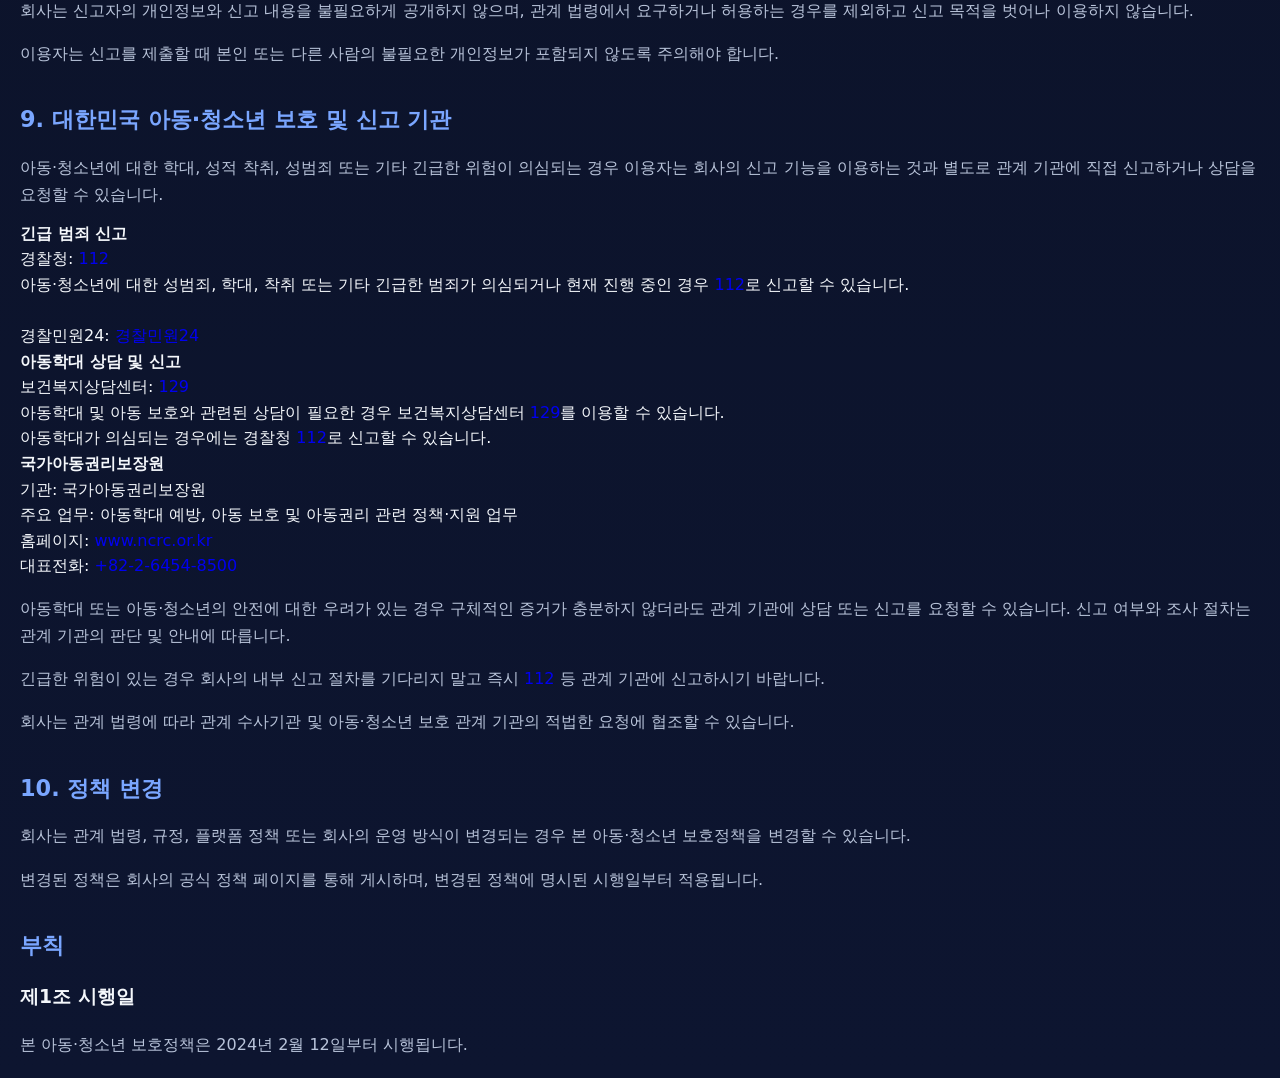
<file: child-safety-ko.html>
<!DOCTYPE html>
<html lang="ko">

<head>
    <meta charset="UTF-8">
    <meta name="viewport" content="width=device-width, initial-scale=1.0">

    <title>아동·청소년 보호정책 | SMK DevLabs</title>

    <link rel="canonical" href="https://smk-dev.com/child-safety-ko.html">

    <link rel="stylesheet" href="style.css">
</head>

<body>

    <div class="legal-container">
        <div class="legal-content">
            <h1>아동·청소년 보호정책</h1>
            <p>본 아동·청소년 보호정책은 SMK(이하 “회사”)가 운영하거나 제공하는 모든 서비스 및 애플리케이션에 적용됩니다.</p>
            <p>회사는 아동·청소년을 보호하고 모든 이용자가 안전한 환경에서 서비스를 이용할 수 있도록 노력합니다. 회사는 대한민국의 관련 법령 및 규정을 준수하며, 특히 「아동·청소년의 성보호에 관한
                법률」, 「아동복지법」,
                「개인정보 보호법」 등 아동·청소년의 보호와 안전에 관한 관계 법령을 준수합니다.</p>
            <p>본 기준은 아동·청소년에 대한 성적 학대 및 착취, 아동·청소년성착취물, 그루밍, 성적 접근 및 기타 아동·청소년의 안전을 위협하는 행위에 대한 회사의 무관용 원칙과 신고 및 대응 절차를
                안내합니다.</p>
            <h2>1. 아동·청소년 성적 학대 및 착취에 대한 무관용</h2>
            <p>회사는 아동·청소년에 대한 모든 형태의 성적 학대 및 착취 행위를 엄격히 금지합니다.</p>
            <ul>
                <li>아동·청소년성착취물의 제작, 수입, 수출, 판매, 대여, 배포, 제공, 소지, 운반, 광고, 소개, 전시 또는 상영 등 관계 법령에서 금지하는 행위</li>
                <li>아동·청소년을 대상으로 하는 그루밍, 성적 대화 또는 성적 목적으로 이루어지는 부적절한 접근 및 상호작용</li>
                <li>아동·청소년에 대한 성적 요구, 성적 착취 또는 기타 성적 학대 행위</li>
                <li>아동·청소년을 착취하거나 위험에 빠뜨리거나 위협하거나 피해를 주는 콘텐츠 또는 행위</li>
                <li>회사의 아동·청소년 보호 및 안전 조치를 우회하거나 방해하려는 행위</li>
            </ul>
            <p>본 기준을 위반한 이용자에 대해서는 관련 콘텐츠의 삭제 또는 접근 제한, 계정의 일시 정지 또는 영구 이용 종료, 서비스 이용 제한 등의 조치를 취할 수 있습니다.</p>
            <p>관련 법령에 따라 신고 또는 통보가 필요한 경우 회사는 관계 수사기관 및 아동·청소년 보호 관계 기관에 신고하거나 적법한 요청에 협조할 수 있습니다.</p>
            <h2>2. 이용 연령 제한</h2>
            <p>회사의 서비스 및 애플리케이션은 원칙적으로 만 18세 이상의 이용자를 대상으로 합니다. 특정 서비스에 별도의 이용 연령이 정해져 있는 경우에는 해당 서비스에 명시된 이용 연령 및 관계
                법령을 따릅니다.</p>
            <p>회사가 이용자가 해당 서비스의 이용 연령 요건을 충족하지 않는다는 사실을 알게 되거나 합리적으로 의심하는 경우, 회사는 관계 법령이 허용하는 범위에서 해당 계정을 제한, 정지 또는 삭제할
                수 있습니다.</p>
            <p>회사가 향후 만 14세 미만 아동 또는 그 밖의 아동·청소년이 이용할 수 있는 서비스를 제공하는 경우에는 「개인정보 보호법」 및 관계 법령에 따른 아동의 개인정보 보호, 법정대리인 동의 등
                필요한 보호조치를
                적용합니다.</p>
            <h2>3. 앱 내 신고 및 보호 조치</h2>
            <p>회사는 이용자가 아동·청소년의 안전을 위협하는 콘텐츠 또는 행위를 신고할 수 있도록 서비스 또는 애플리케이션에서 제공되는 신고 및 문의 기능을 운영할 수 있습니다.</p>
            <p>이용자는 다음과 같은 사항을 발견한 경우 해당 서비스 또는 애플리케이션에서 제공되는 신고 기능을 이용하여 회사에 신고할 수 있습니다.</p>
            <ul>
                <li>아동·청소년성착취물로 의심되는 콘텐츠</li>
                <li>아동·청소년을 대상으로 하는 성적 접근 또는 그루밍</li>
                <li>아동·청소년에 대한 성적 요구 또는 성적 착취 행위</li>
                <li>아동·청소년의 안전을 위협하거나 침해하는 콘텐츠 또는 행위</li>
                <li>기타 아동·청소년 보호와 관련하여 신고가 필요하다고 판단되는 행위</li>
            </ul>
            <p>해당 서비스 또는 애플리케이션에서 지원하는 경우 이용자는 다른 이용자를 차단하거나 상호작용을 제한할 수 있습니다.</p>
            <h3>CSAE/CSAM 신고 처리</h3>
            <p>아동·청소년에 대한 성적 학대 및 착취 또는 아동·청소년성착취물이 의심되는 신고가 접수되면 회사는 내부 절차와 관계 법령에 따라 신고 내용을 검토합니다.</p>
            <p>사안의 내용과 정도에 따라 회사는 다음과 같은 조치를 취할 수 있습니다.</p>
            <ul>
                <li>신고된 콘텐츠의 삭제 또는 접근 제한</li>
                <li>관련 계정의 일시 정지 또는 영구 이용 종료</li>
                <li>추가적인 피해 또는 위반을 방지하기 위한 보호 조치</li>
                <li>관계 법령에서 요구하거나 허용하는 범위에서 관련 정보의 보존</li>
                <li>법령에 따라 필요한 경우 수사기관 또는 관계 기관에 신고 및 자료 제공</li>
            </ul>
            <p>회사는 신고자의 개인정보 및 신고 내용의 보호를 위해 관계 법령에 따라 필요한 조치를 취합니다.</p>
            <h2>4. 아동·청소년 보호 책임·담당자</h2>
            <p>회사는 아동·청소년 보호와 관련된 신고 및 문의를 접수하고 대응하기 위하여 관리자를 아동·청소년 보호 책임·담당자로 지정합니다.</p>
            <div class="policy-highlight"><strong>아동·청소년 보호 책임·담당자</strong><br>회사: SMK<br>책임·담당자: 관리자<br>책임·담당 역할: 아동·청소년 보호 관련 신고 접수 및 대응<br>이메일: <a href="mailto:report@smk-dev.com">report@smk-dev.com</a></div>
            <p>아동·청소년 보호 책임·담당자는 관련 신고를 접수하고 신고 내용 및 관련 계정에 대한 검토를 조정하며 필요한 보호 및 이용 제한 조치를 지원합니다.</p>
            <p>또한 법률상 적법한 요청이 있는 경우 수사기관, 아동·청소년 보호 관계 기관 및 기타 관계 기관과 협조할 수 있습니다.</p>
            <p>이용자는 해당 서비스 또는 애플리케이션에서 제공되는 신고 기능을 이용하거나 위 이메일을 통해 아동·청소년 보호 책임·담당자에게 직접 신고할 수 있습니다.</p>
            <h2>5. 대한민국 법령 준수 및 관계 기관 협조</h2>
            <p>회사는 대한민국에서 적용되는 아동·청소년 보호 관련 법령을 준수합니다.</p>
            <p>특히 「아동·청소년의 성보호에 관한 법률」에 따라 아동·청소년성착취물 및 아동·청소년 대상 성범죄와 관련하여 관계 법령상 신고, 수사기관 협조 및 기타 법적 의무가 적용되는 경우 해당 법령에 따라 필요한 조치를 취합니다.</p>
            <p>회사는 법적 의무가 있는 경우 관계 수사기관 및 아동·청소년 보호 관계 기관의 적법한 요청에 협조하고 필요한 정보를 제공할 수 있습니다.</p>
            <h2>6. 외부 신고 및 긴급 상황</h2>
            <p>아동·청소년에 대한 성적 학대, 착취, 성범죄 또는 기타 심각한 위험이 의심되는 경우 이용자는 회사에 신고하는 것과 별도로 대한민국의 관계 기관에 직접 신고하거나 상담을 요청할 수 있습니다.</p>
            <p>현재 범죄가 진행 중이거나 아동·청소년의 생명 또는 신체에 대한 긴급한 위험이 있는 경우에는 회사의 내부 신고 절차를 기다리지 말고 즉시 경찰 등 관계 기관에 신고하시기 바랍니다.</p>
            <h2>7. 위반에 대한 조치</h2>
            <p>본 아동·청소년 보호정책 또는 관계 법령을 위반한 경우 회사는 다음과 같은 조치를 취할 수 있습니다.</p>
            <ul>
                <li>위반 콘텐츠의 삭제 또는 접근 제한</li>
                <li>계정의 일시 정지</li>
                <li>계정의 영구 이용 종료</li>
                <li>서비스 또는 애플리케이션 이용 제한 또는 종료</li>
                <li>추가적인 피해를 방지하기 위한 보호 조치</li>
                <li>관계 법령에 따라 필요한 경우 관련 정보의 보존</li>
                <li>관계 법령에 따라 필요한 경우 수사기관 또는 관계 기관에 신고</li>
            </ul>
            <p>회사는 아동·청소년의 안전을 보호하거나 추가적인 피해를 방지하기 위해 필요한 경우 관계 법령이 허용하는 범위에서 사전 통지 없이 즉각적인 보호 조치를 취할 수 있습니다.</p>
            <h2>8. 신고 내용 및 개인정보 보호</h2>
            <p>회사는 아동·청소년 보호 신고를 통해 접수된 개인정보 및 신고 내용을 「개인정보 보호법」 등 관계 법령에 따라 처리합니다.</p>
            <p>신고에 포함된 개인정보는 신고 내용의 확인 및 처리, 이용자 보호, 추가 피해 방지, 법적 의무 이행 및 관계 기관의 적법한 요청에 대응하기 위해 필요한 범위에서만 접근하고 처리합니다.
            </p>
            <p>회사는 신고자의 개인정보와 신고 내용을 불필요하게 공개하지 않으며, 관계 법령에서 요구하거나 허용하는 경우를 제외하고 신고 목적을 벗어나 이용하지 않습니다.</p>
            <p>이용자는 신고를 제출할 때 본인 또는 다른 사람의 불필요한 개인정보가 포함되지 않도록 주의해야 합니다.</p>
            <h2>9. 대한민국 아동·청소년 보호 및 신고 기관</h2>
            <p>아동·청소년에 대한 학대, 성적 착취, 성범죄 또는 기타 긴급한 위험이 의심되는 경우 이용자는 회사의 신고 기능을 이용하는 것과 별도로 관계 기관에 직접 신고하거나 상담을 요청할 수
                있습니다.</p>
            <div class="policy-highlight"><strong>긴급 범죄 신고</strong><br>경찰청: <a href="tel:112">112</a><br>아동·청소년에 대한
                성범죄, 학대, 착취
                또는 기타 긴급한 범죄가 의심되거나 현재 진행 중인 경우 <a href="tel:112">112</a>로 신고할 수 있습니다.<br><br>경찰민원24: <a
                    href="https://minwon24.police.go.kr/epeople/crimDclr.do" target="_blank" rel="noopener
                    noreferrer">경찰민원24</a></div>
            <div class="policy-highlight"><strong>아동학대 상담 및 신고</strong><br>보건복지상담센터: <a href="tel:129">129</a><br>아동학대 및
                아동 보호와
                관련된 상담이 필요한 경우 보건복지상담센터 <a href="tel:129">129</a>를 이용할 수 있습니다.<br>아동학대가 의심되는 경우에는 경찰청 <a
                    href="tel:112">112</a>로
                신고할 수 있습니다.</div>
            <div class="policy-highlight"><strong>국가아동권리보장원</strong><br>기관: 국가아동권리보장원<br>주요 업무: 아동학대 예방, 아동 보호 및 아동권리
                관련 정책·지원
                업무<br>홈페이지: <a href="https://www.ncrc.or.kr/" target="_blank" rel="noopener
                    noreferrer">www.ncrc.or.kr</a><br>대표전화: <a href="tel:+82264548500">+82-2-6454-8500</a></div>
            <p>아동학대 또는 아동·청소년의 안전에 대한 우려가 있는 경우 구체적인 증거가 충분하지 않더라도 관계 기관에 상담 또는 신고를 요청할 수 있습니다. 신고 여부와 조사 절차는 관계 기관의 판단
                및 안내에 따릅니다.
            </p>
            <p>긴급한 위험이 있는 경우 회사의 내부 신고 절차를 기다리지 말고 즉시 <a href="tel:112">112</a> 등 관계 기관에 신고하시기 바랍니다.</p>
            <p>회사는 관계 법령에 따라 관계 수사기관 및 아동·청소년 보호 관계 기관의 적법한 요청에 협조할 수 있습니다.</p>
            <h2>10. 정책 변경</h2>
            <p>회사는 관계 법령, 규정, 플랫폼 정책 또는 회사의 운영 방식이 변경되는 경우 본 아동·청소년 보호정책을 변경할 수 있습니다.</p>
            <p>변경된 정책은 회사의 공식 정책 페이지를 통해 게시하며, 변경된 정책에 명시된 시행일부터 적용됩니다.</p>
            <h2>부칙</h2>

            <h3>제1조 시행일</h3>
            <p>본 아동·청소년 보호정책은 2024년 2월 12일부터 시행됩니다.</p>
        </div>
    </div>
    <!-- Scroll-to-bottom button -->
    <button id="scroll-bottom-button" type="button" aria-label="Scroll to bottom" title="Scroll to bottom">
    </button>

    <script>
        /*
         * Scroll-to-bottom button behavior.
         *
         * The button styling is handled by style.css.
         * This script only controls scrolling and visibility.
         */

        (function () {

            const button = document.getElementById("scroll-bottom-button");

            if (!button) {
                return;
            }


            /*
             * Determine whether the page has reached the bottom.
             */

            function isAtBottom() {

                const scrollTop =
                    window.scrollY ||
                    document.documentElement.scrollTop;

                const viewportHeight =
                    window.innerHeight;

                const documentHeight =
                    document.documentElement.scrollHeight;

                return (
                    scrollTop + viewportHeight >=
                    documentHeight - 2
                );
            }


            /*
             * Update button visibility.
             *
             * Use the hidden attribute directly so the button
             * cannot remain visible because of conflicting CSS.
             */

            function updateButtonVisibility() {

                button.hidden = isAtBottom();
            }


            /*
             * Smoothly scroll to the bottom of the page.
             */

            function scrollToBottom() {

                window.scrollTo({
                    top: document.documentElement.scrollHeight,
                    behavior: "smooth"
                });
            }


            /*
             * Button click event.
             */

            button.addEventListener(
                "click",
                scrollToBottom
            );


            /*
             * Update visibility while scrolling.
             */

            window.addEventListener(
                "scroll",
                updateButtonVisibility,
                { passive: true }
            );


            /*
             * Update visibility when the window size changes.
             */

            window.addEventListener(
                "resize",
                updateButtonVisibility
            );


            /*
             * Initial visibility state.
             */

            updateButtonVisibility();

        })();
    </script>
</body>

</html>
</file>
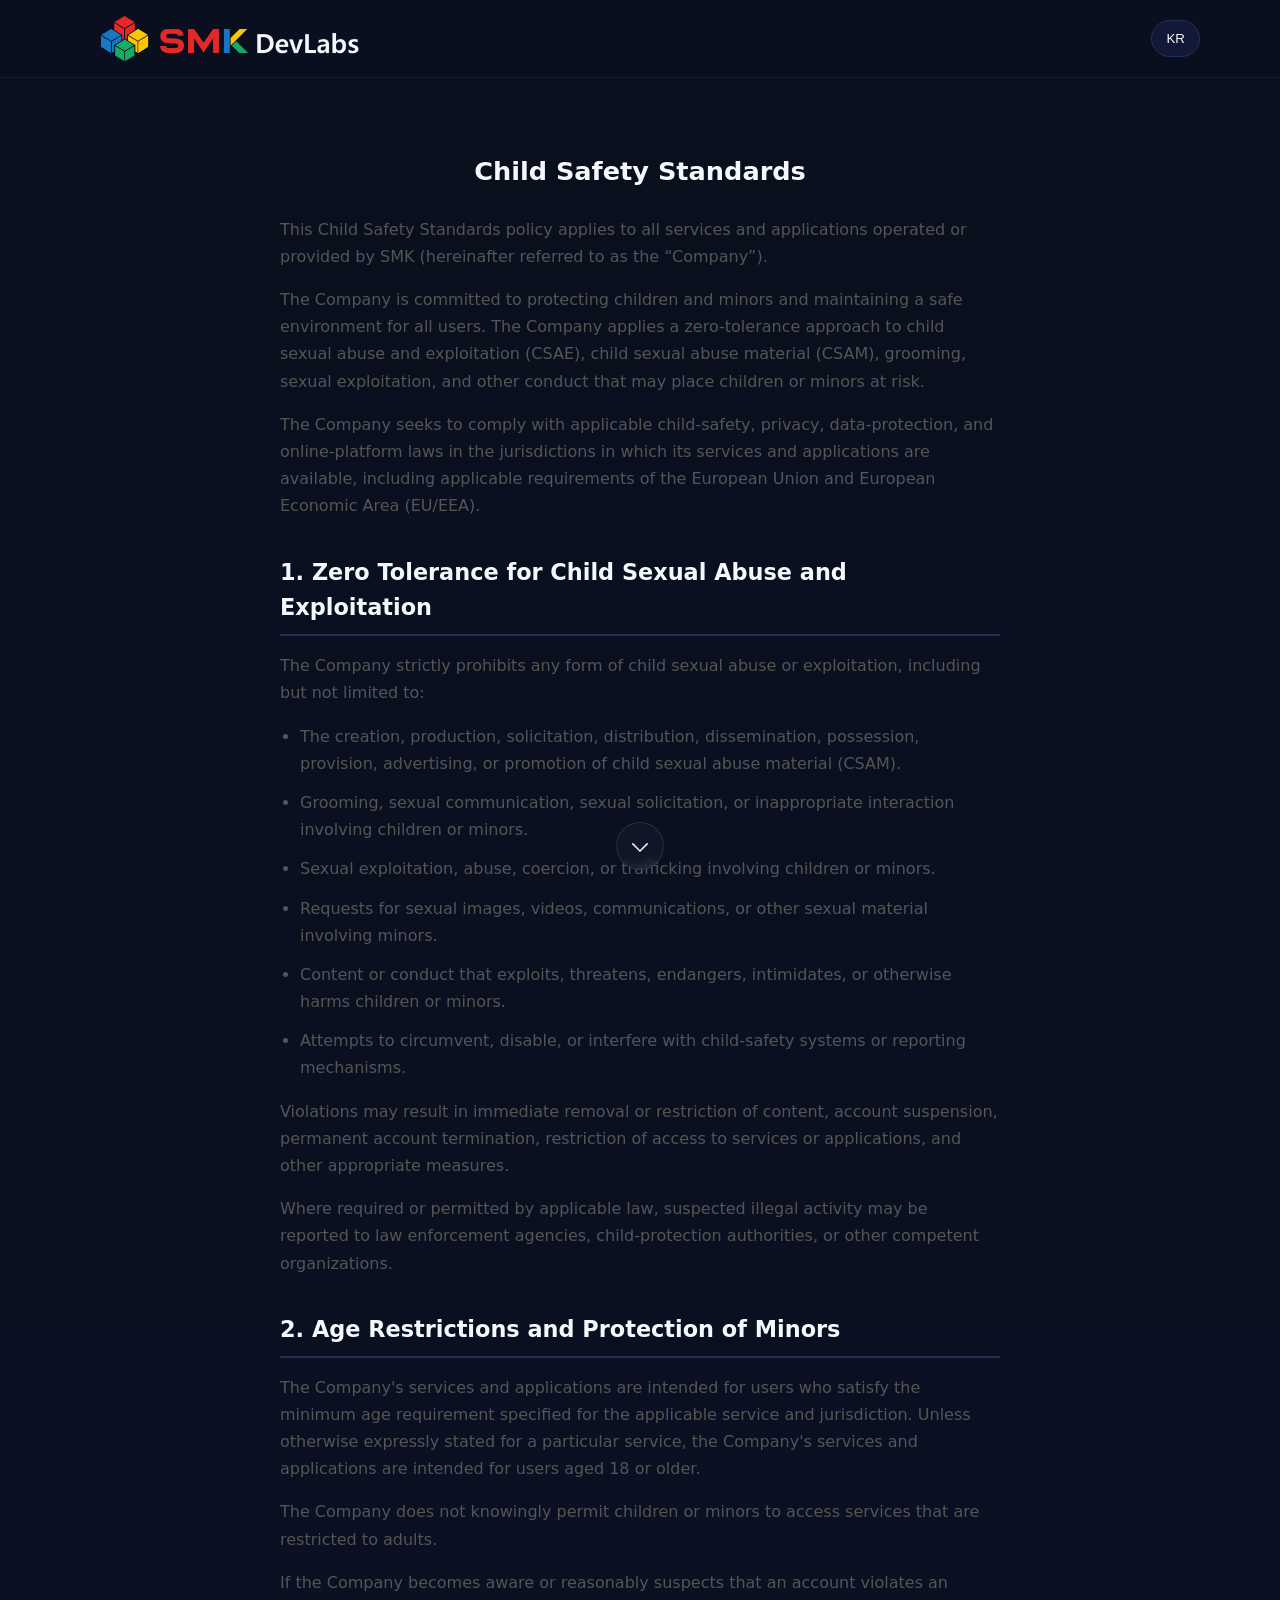
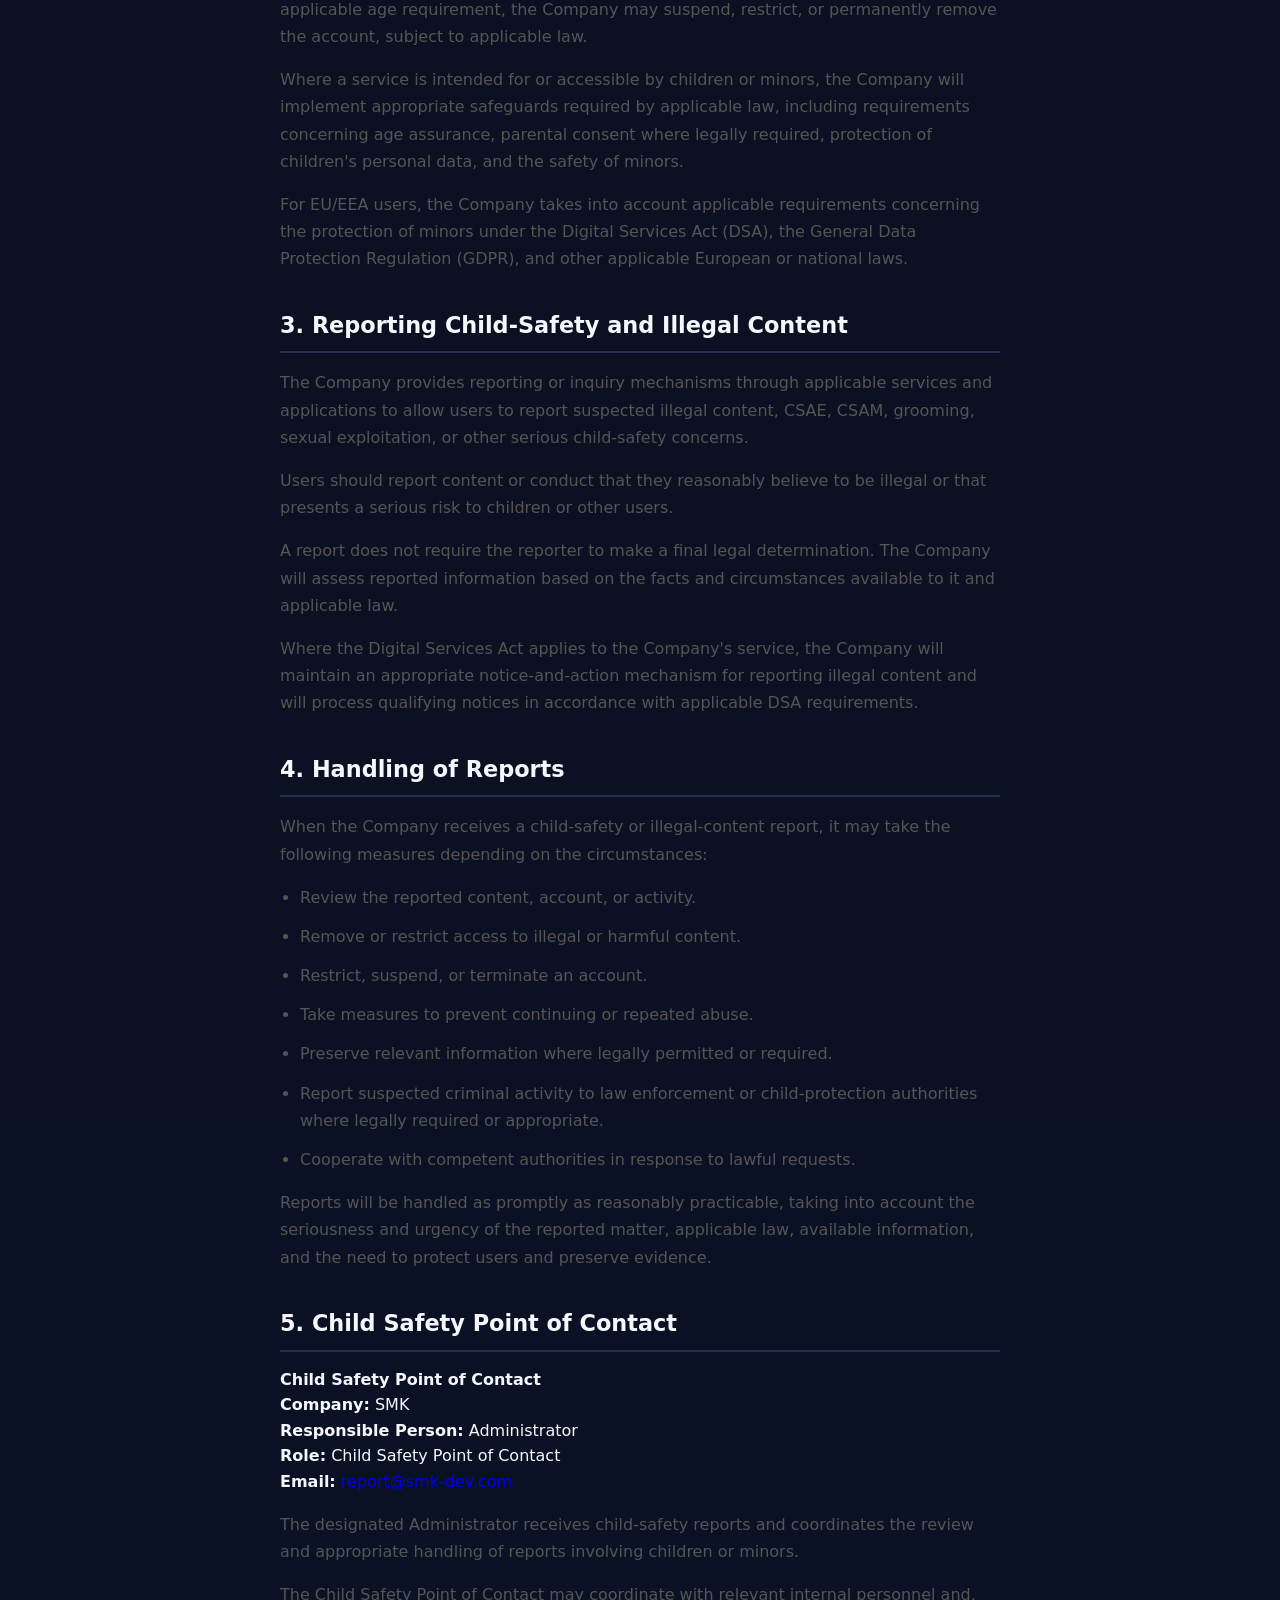
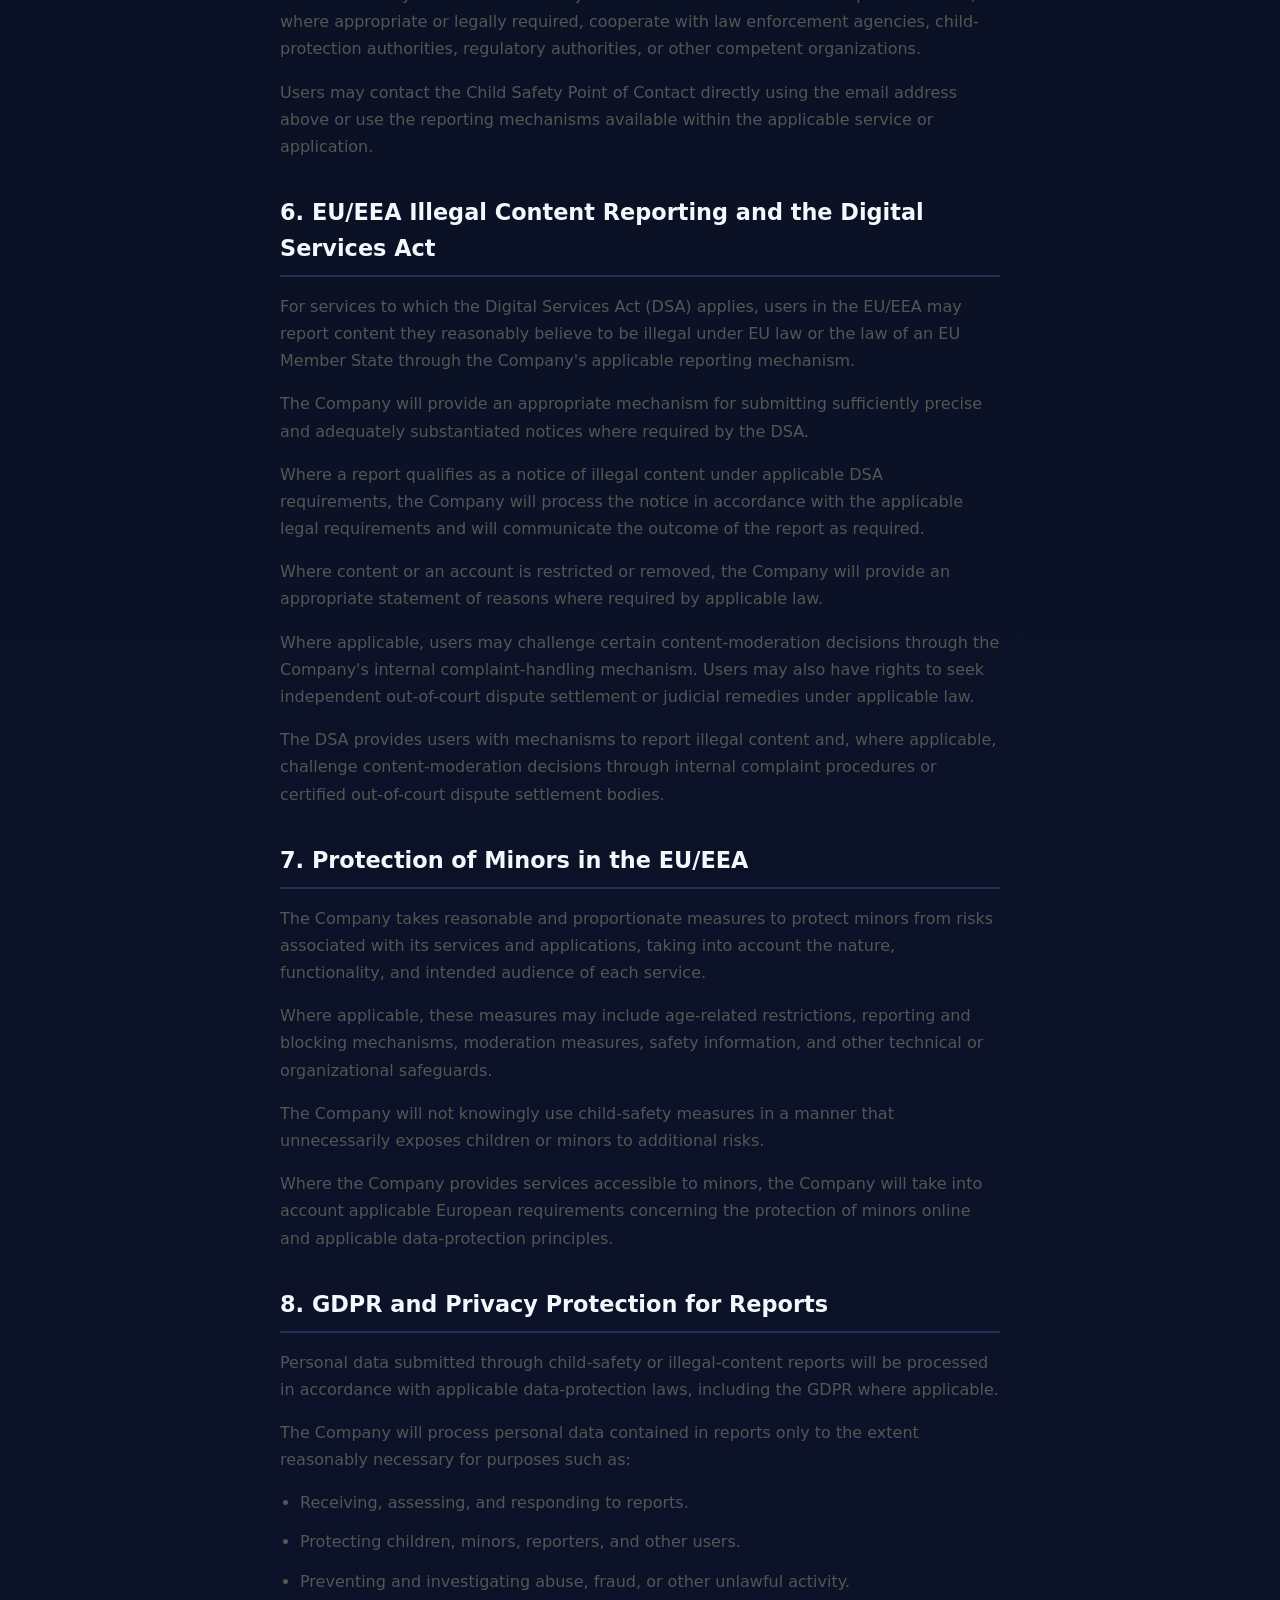
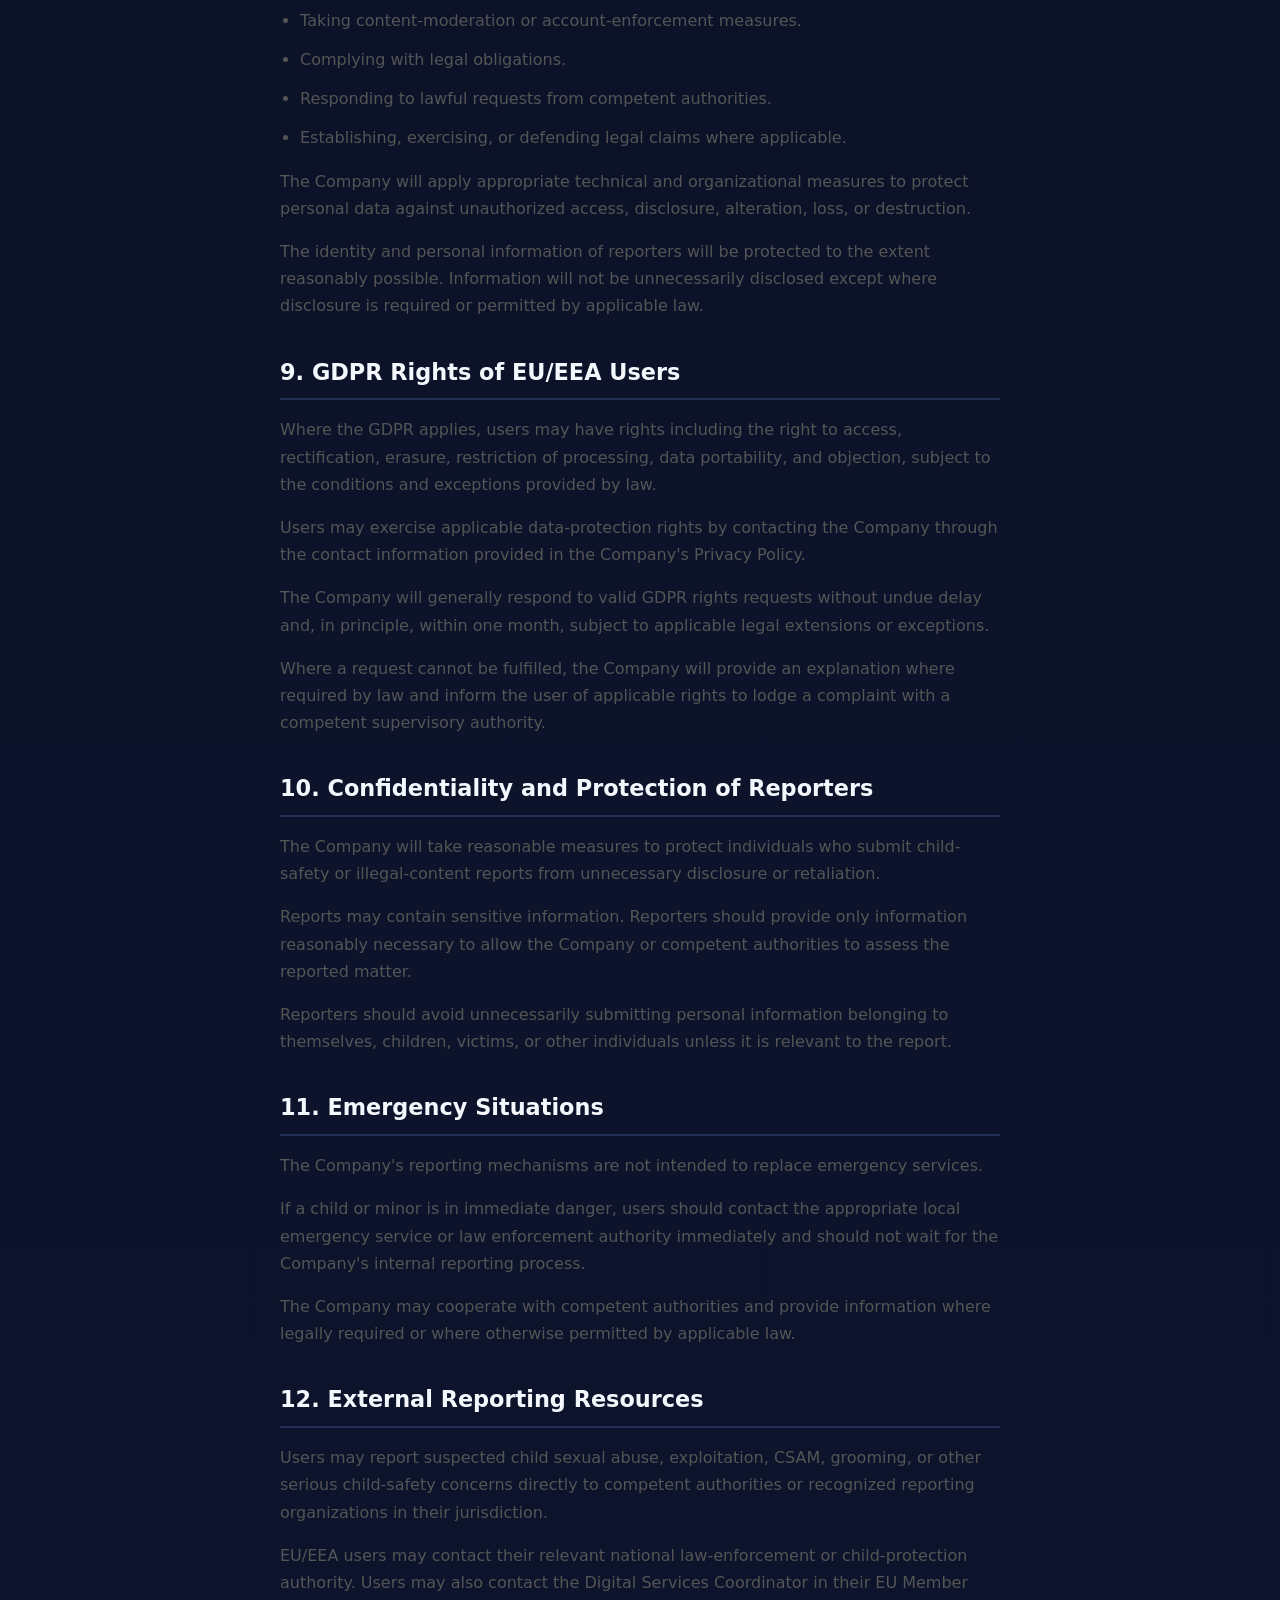
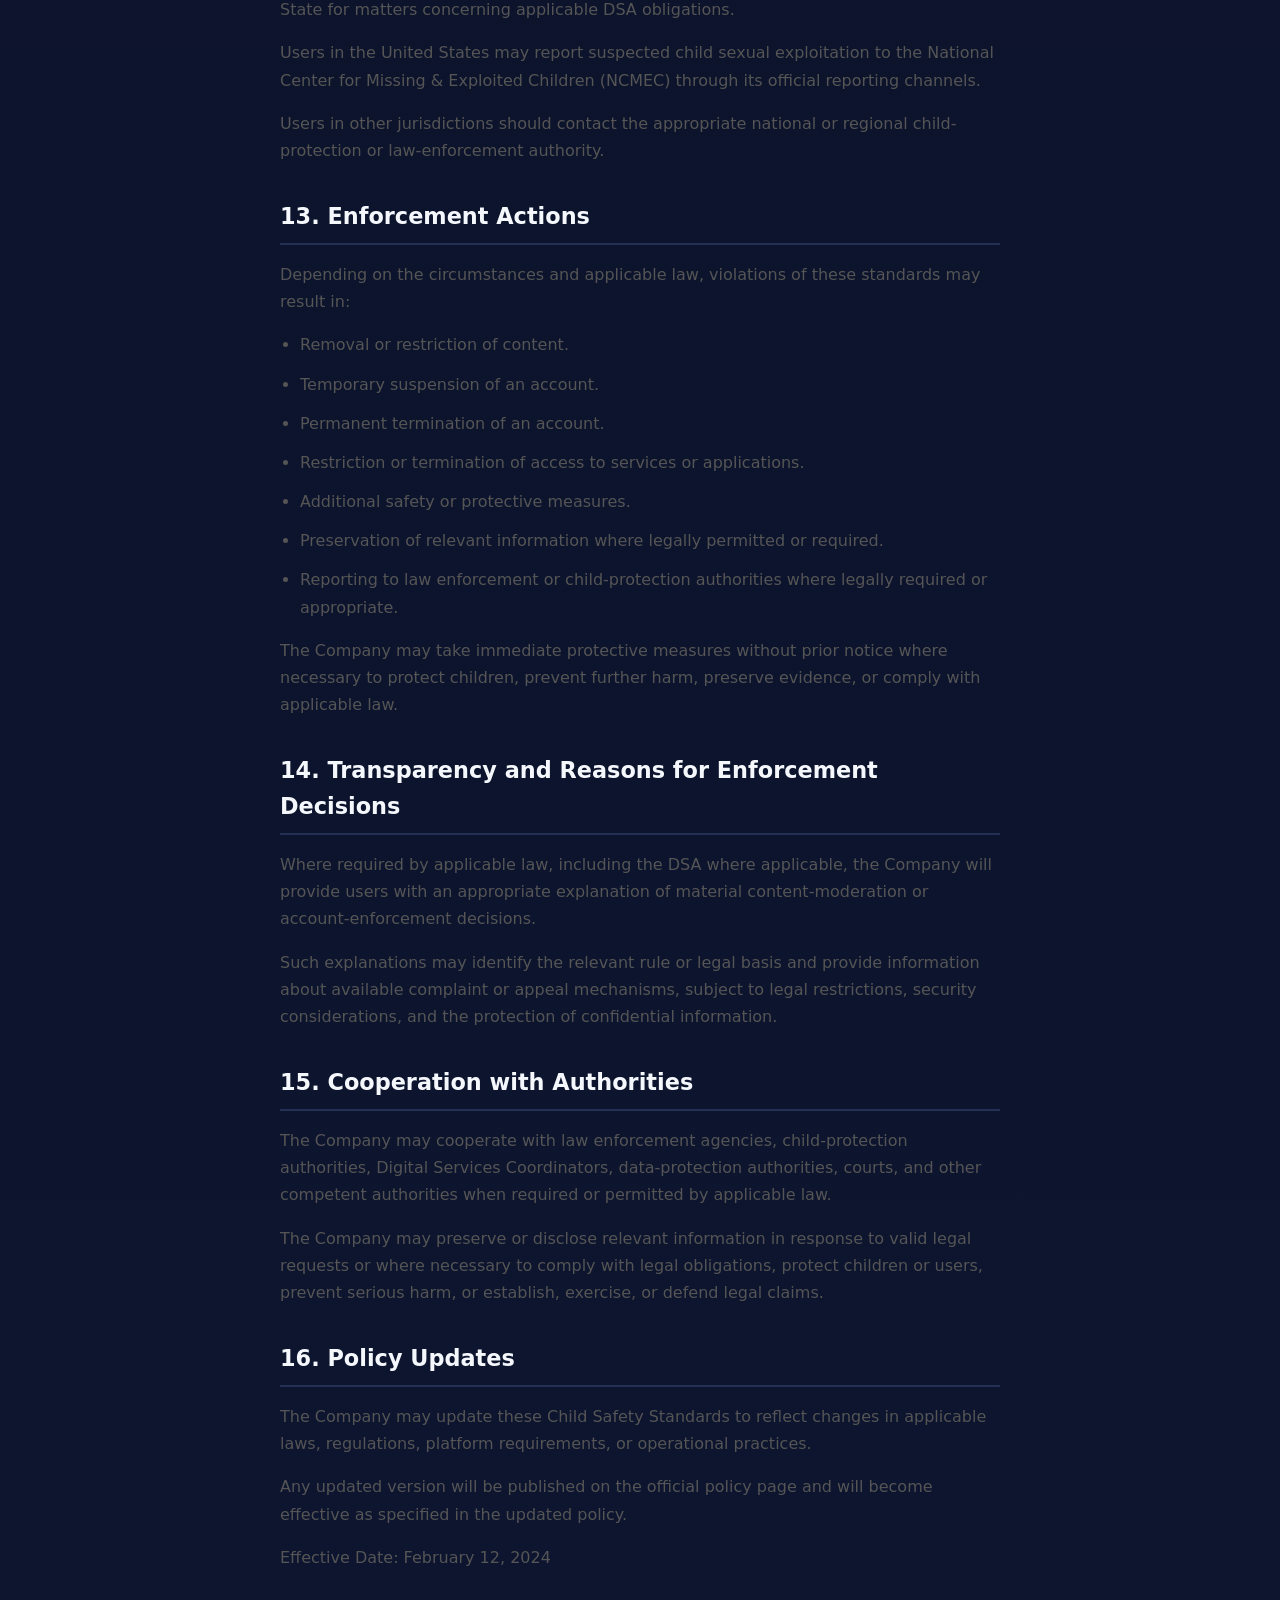
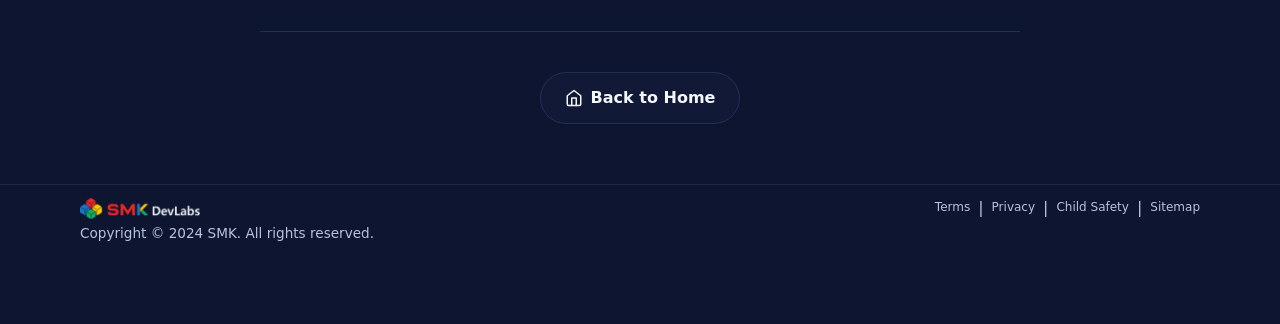
<file: child-safety.html>
<!doctype html>
<html lang="en">

<head>
  <meta charset="utf-8">
  <meta name="viewport" content="width=device-width, initial-scale=1">

  <meta name="description" content="SMK is a mobile app development company creating innovative digital products.">

  <title data-i18n-key="page.title"></title>

  <link rel="stylesheet" href="style.css">
  <link rel="canonical" href="https://smk-dev.com/child-safety.html">
  <style>
    .terms-body h1 {
      font-size: 2rem;
      margin-bottom: 30px;
      text-align: center;
    }

    .terms-body h2 {
      font-size: 1.4rem;
      margin-top: 35px;
      margin-bottom: 15px;
      color: var(--text, #111);
      border-bottom: 2px solid var(--line, #eee);
      padding-bottom: 8px;
    }

    .terms-body h3 {
      font-size: 1.15rem;
      margin-top: 25px;
      margin-bottom: 10px;
      color: var(--text, #222);
    }

    .terms-body p,
    .terms-body li {
      font-size: 1rem;
      line-height: 1.7;
      color: var(--text-sub, #555);
      margin-bottom: 12px;
    }

    .terms-body ul,
    .terms-body ol {
      padding-left: 20px;
      margin-bottom: 15px;
    }

    .terms-body strong {
      color: var(--text, #111);
    }
  </style>
</head>

<body data-page="child-safety">

  <!-- HEADER -->
  <header class="header">
    <div class="container nav">
      <div class="logo-wrap">
        <a href="/" style="display: flex; align-items: center; text-decoration: none; color: inherit;">
          <img src="assets/img/logo.png" alt="SMK Logo" class="logo">
        </a>
      </div>

      <button id="langToggle" class="lang-btn"><span data-i18n-key="ui.toggleLabel">KR</span></button>
    </div>
  </header>

  <!-- MAIN -->
  <main>
    <div class="container" style="padding: 60px 20px; max-width: 800px; margin: 0 auto;">
      <div id="dynamic-content-container" class="terms-body">
        <h1>Child Safety Standards</h1>
        <p>This Child Safety Standards policy applies to all services and applications operated or provided by SMK
          (hereinafter
          referred to as the “Company”).
        </p>
      </div>

      <div style="margin-top: 60px; text-align: center; border-top: 1px solid var(--line, #eaeaea); padding-top: 40px;">
        <a href="/"
          style="display: inline-flex; align-items: center; gap: 8px; text-decoration: none; background: var(--panel, #f4f5f7); color: var(--text, #333); padding: 12px 24px; border-radius: 999px; font-weight: 600; border: 1px solid var(--line, #ddd); transition: background 0.2s;">
          <svg xmlns="http://www.w3.org/2000/svg" width="18" height="18" viewBox="0 0 24 24" fill="none"
            stroke="currentColor" stroke-width="2" stroke-linecap="round" stroke-linejoin="round">
            <path d="m3 9 9-7 9 7v11a2 2 0 0 1-2 2H5a2 2 0 0 1-2-2z" />
            <polyline points="9 22 9 12 15 12 15 22" />
          </svg>
          <span id="homeBtnText"></span>
        </a>
      </div>

    </div>
  </main>

  <!-- FOOTER -->
  <div id="site-footer"></div>

  <a href="#" class="back-to-top" aria-label="Back to top">
    <svg viewBox="0 0 24 24" width="20" height="20" stroke="currentColor" stroke-width="2.5" fill="none"
      stroke-linecap="round" stroke-linejoin="round">
      <polyline points="18 15 12 9 6 15"></polyline>
    </svg>
  </a>

  <script src="script.js"></script>
</body>

</html>
</file>
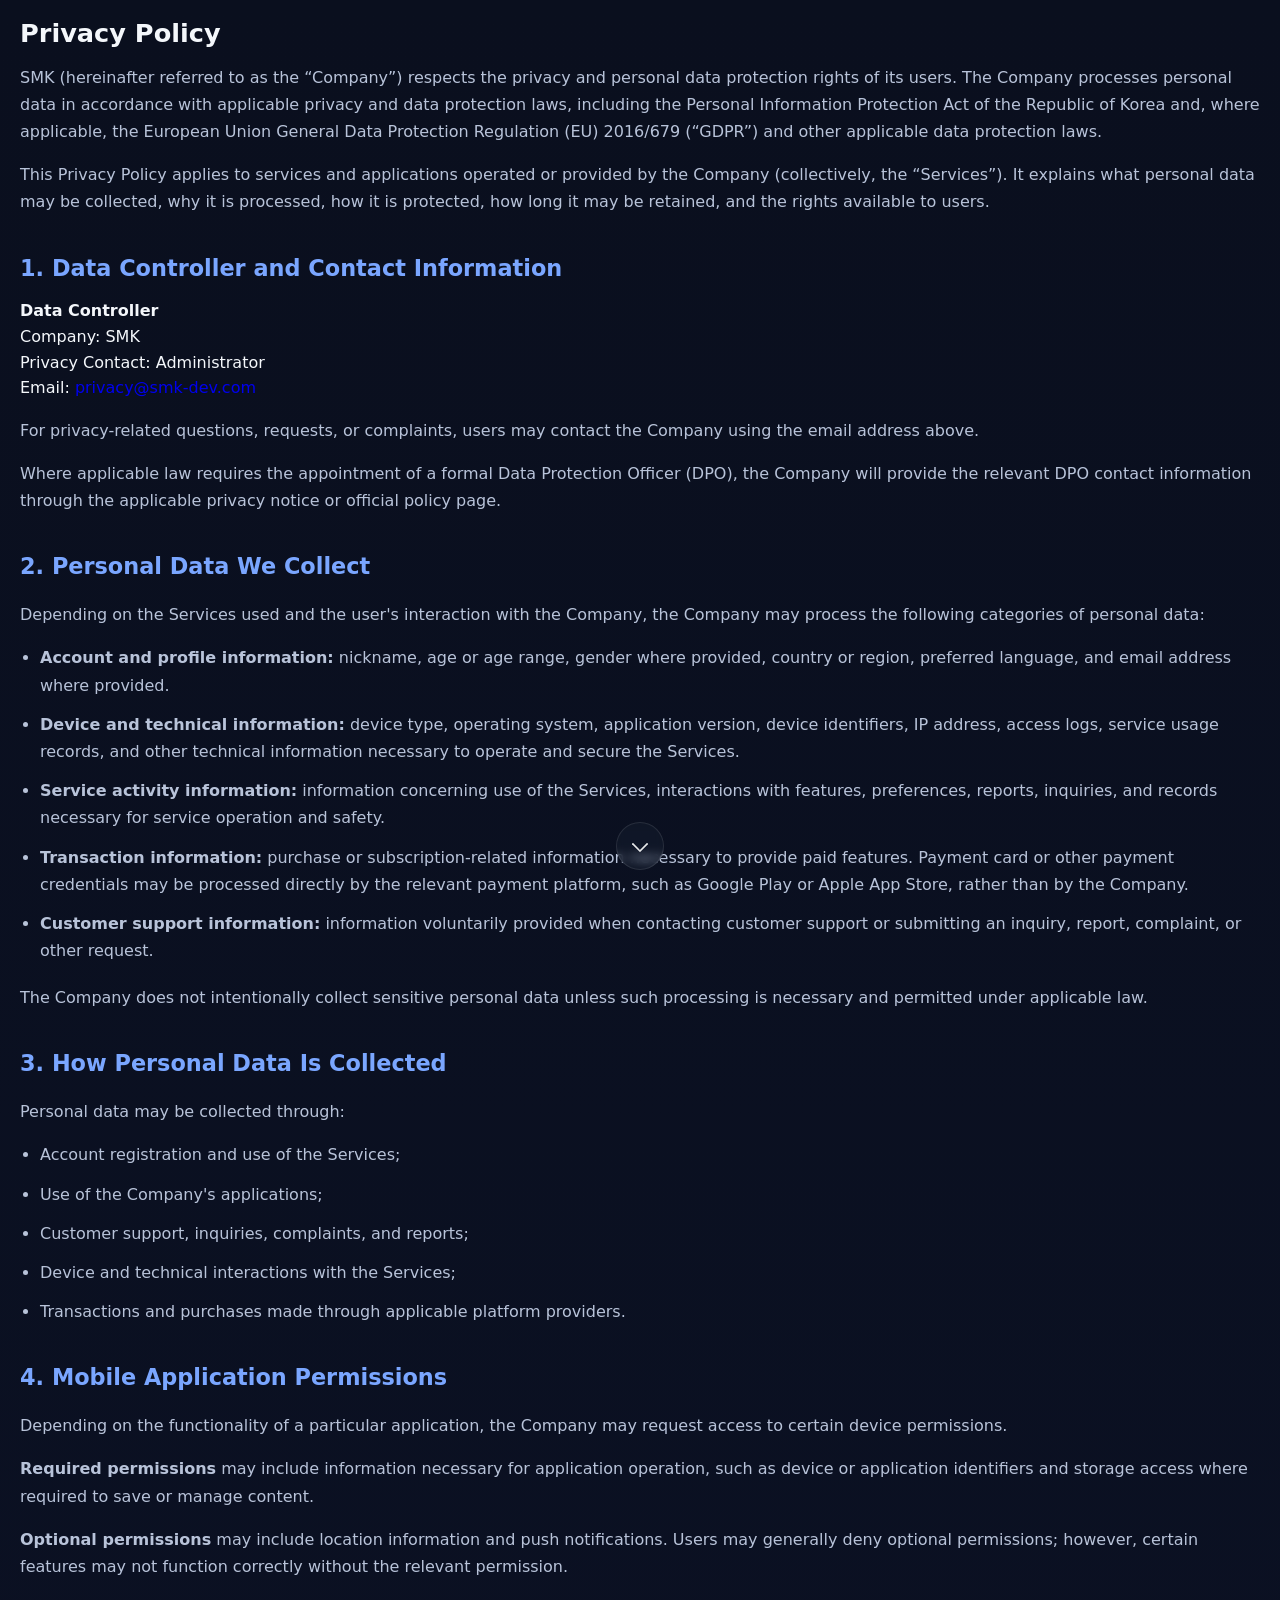
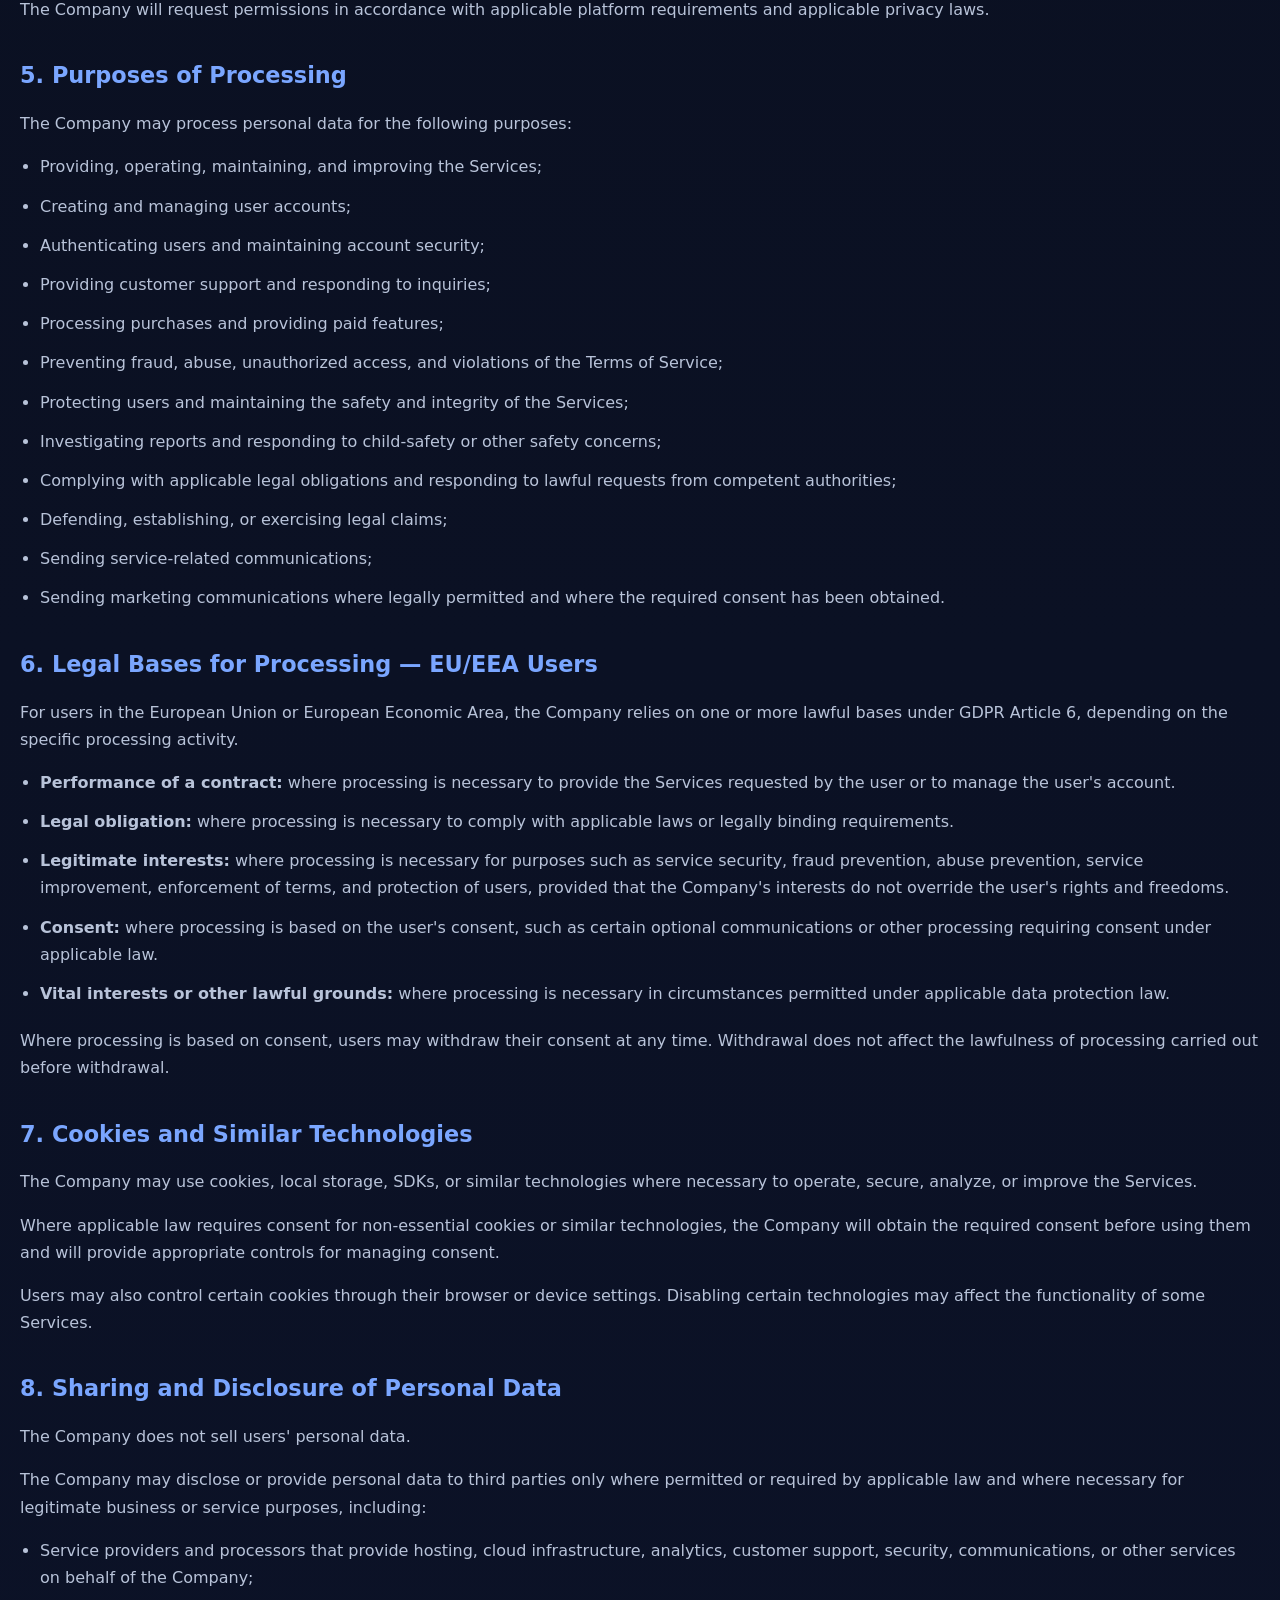
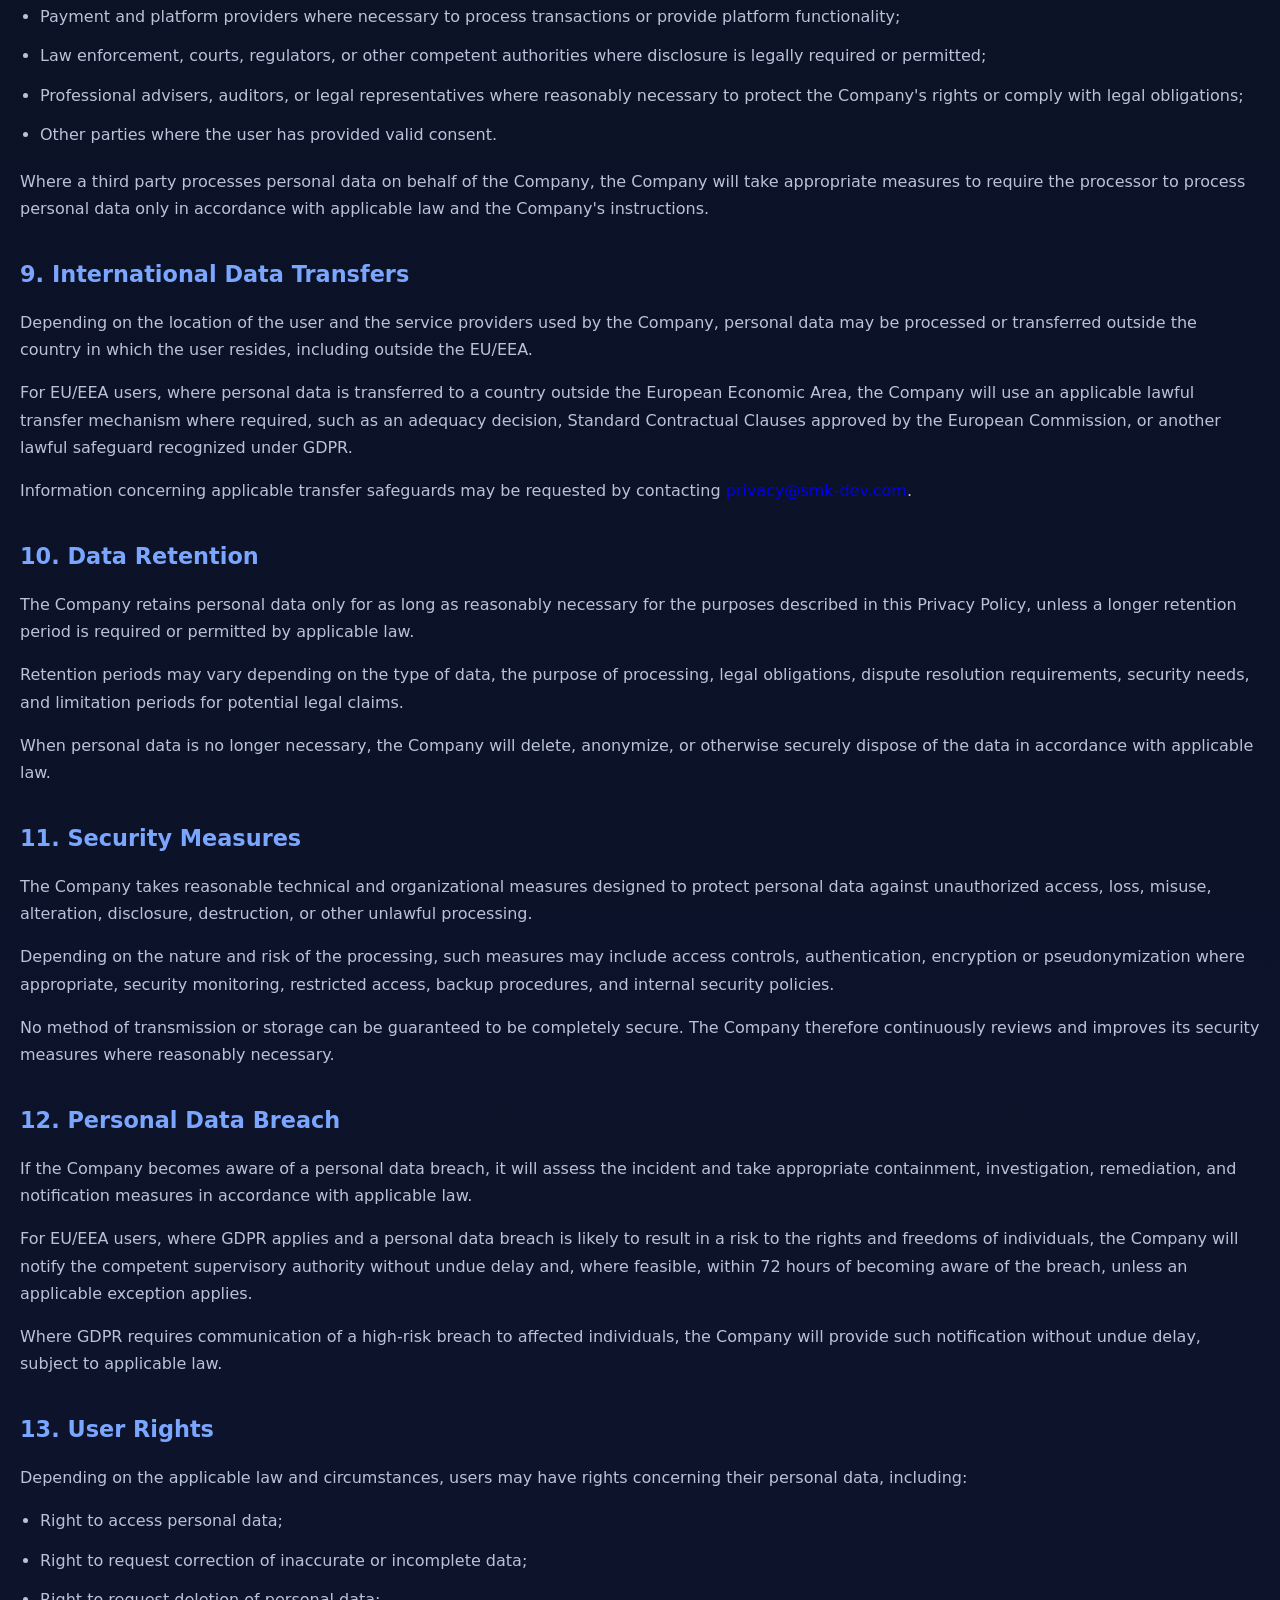
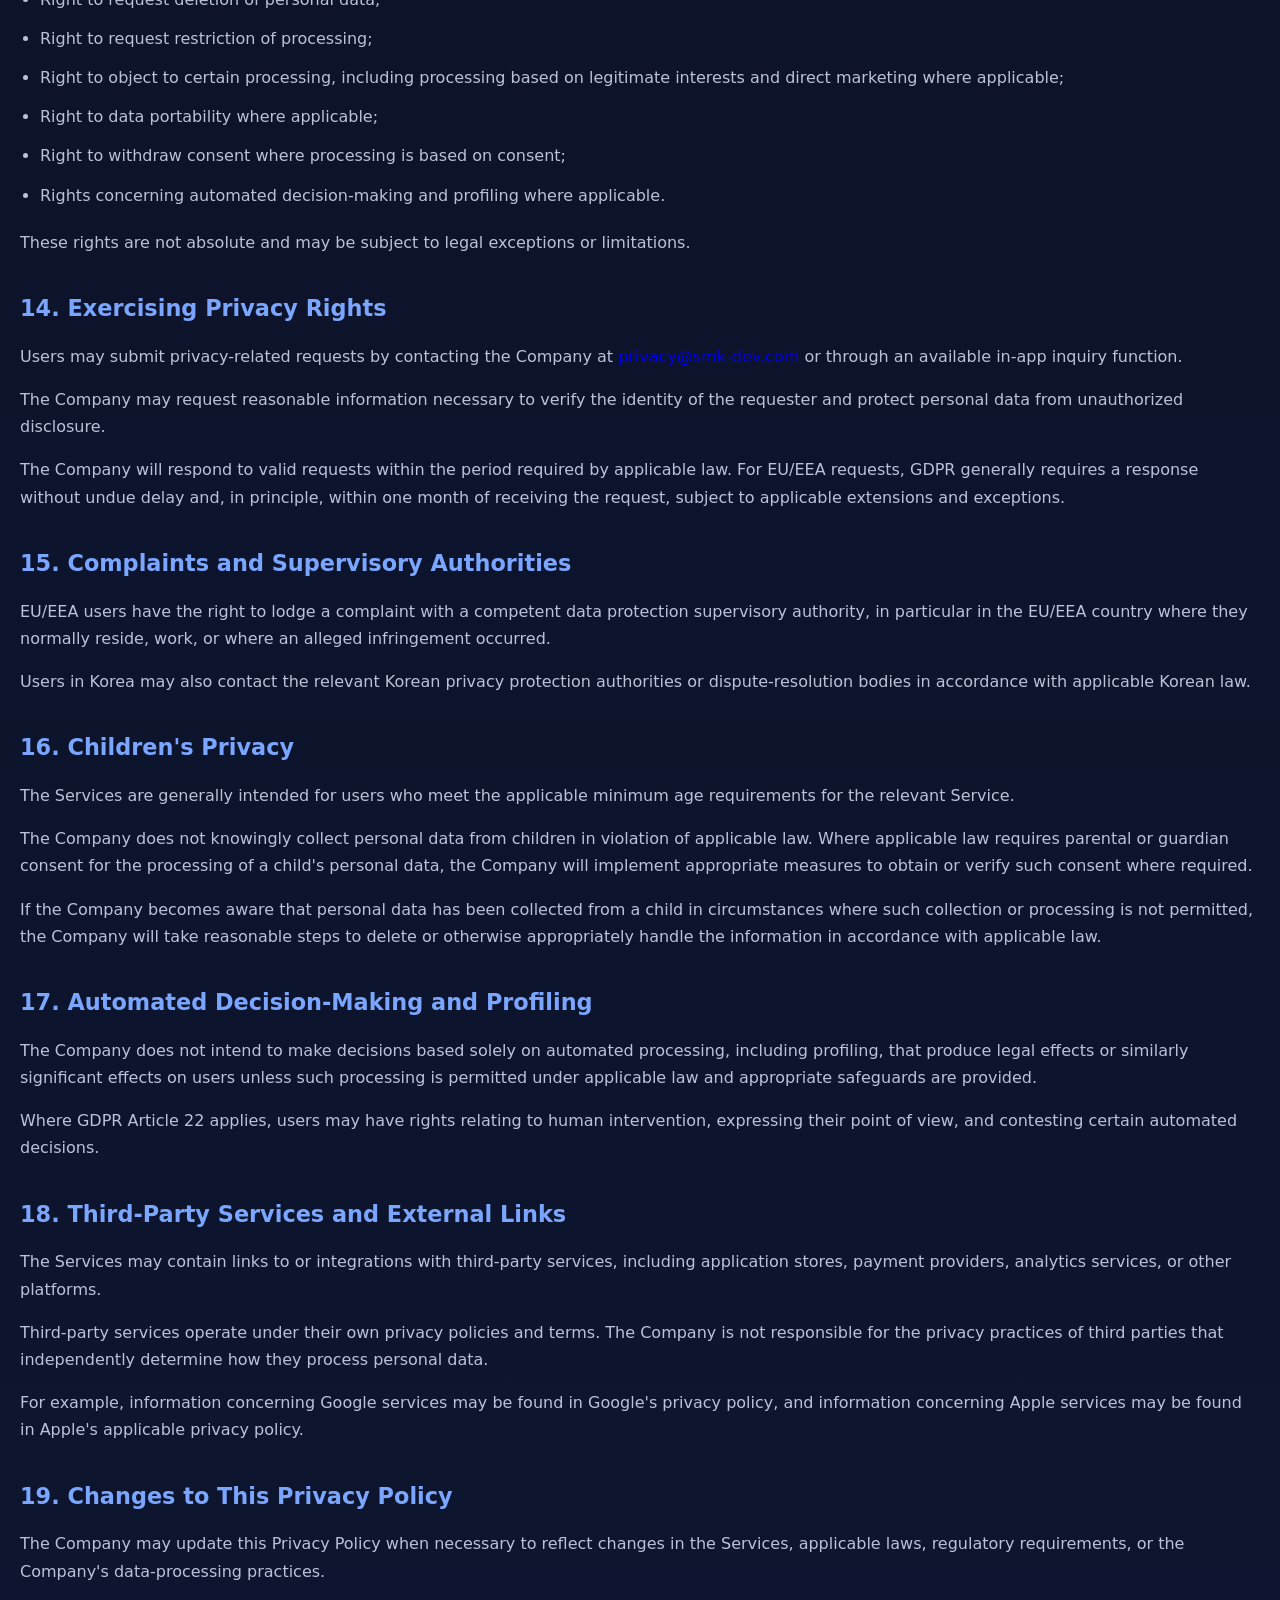
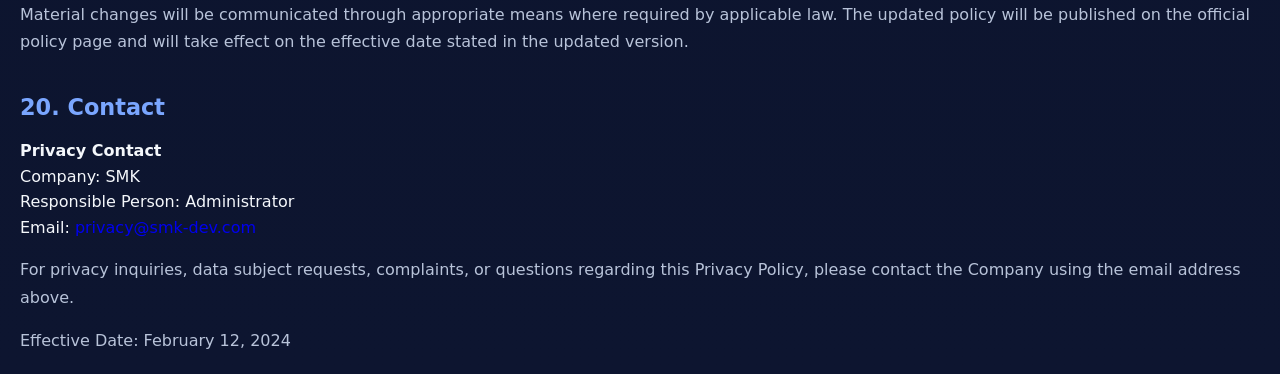
<file: privacy-en.html>
<!DOCTYPE html>
<html lang="en">

<head>
    <meta charset="UTF-8">
    <meta name="viewport" content="width=device-width, initial-scale=1.0">

    <title>Privacy Policy | SMK DevLabs</title>

    <link rel="canonical" href="https://smk-dev.com/privacy-en.html">

    <link rel="stylesheet" href="style.css">
</head>

<body>

    <div class="legal-container">
        <div class="legal-content">
            <h1>Privacy Policy</h1>
            <p>SMK (hereinafter referred to as the “Company”) respects the privacy and personal data protection rights
                of its users.
                The Company processes personal data in accordance with applicable privacy and data protection laws,
                including the
                Personal Information Protection Act of the Republic of Korea and, where applicable, the European Union
                General Data
                Protection Regulation (EU) 2016/679 (“GDPR”) and other applicable data protection laws.</p>
            <p>This Privacy Policy applies to services and applications operated or provided by the Company
                (collectively, the
                “Services”). It explains what personal data may be collected, why it is processed, how it is protected,
                how long it
                may be retained, and the rights available to users.</p>
            <h2>1. Data Controller and Contact Information</h2>
            <div class="policy-highlight"><strong>Data Controller</strong><br>Company: SMK<br>Privacy Contact:
                Administrator<br>Email: <a href="mailto:privacy@smk-dev.com">privacy@smk-dev.com</a></div>
            <p>For privacy-related questions, requests, or complaints, users may contact the Company using the email
                address above.
            </p>
            <p>Where applicable law requires the appointment of a formal Data Protection Officer (DPO), the Company will
                provide the
                relevant DPO contact information through the applicable privacy notice or official policy page.</p>
            <h2>2. Personal Data We Collect</h2>
            <p>Depending on the Services used and the user's interaction with the Company, the Company may process the
                following
                categories of personal data:</p>
            <ul>
                <li><strong>Account and profile information:</strong> nickname, age or age range, gender where provided,
                    country or
                    region, preferred language, and email address where provided.</li>
                <li><strong>Device and technical information:</strong> device type, operating system, application
                    version, device
                    identifiers, IP address, access logs, service usage records, and other technical information
                    necessary to
                    operate and secure the Services.</li>
                <li><strong>Service activity information:</strong> information concerning use of the Services,
                    interactions with
                    features, preferences, reports, inquiries, and records necessary for service operation and safety.
                </li>
                <li><strong>Transaction information:</strong> purchase or subscription-related information necessary to
                    provide paid
                    features. Payment card or other payment credentials may be processed directly by the relevant
                    payment platform,
                    such as Google Play or Apple App Store, rather than by the Company.</li>
                <li><strong>Customer support information:</strong> information voluntarily provided when contacting
                    customer support
                    or submitting an inquiry, report, complaint, or other request.</li>
            </ul>
            <p>The Company does not intentionally collect sensitive personal data unless such processing is necessary
                and permitted
                under applicable law.</p>
            <h2>3. How Personal Data Is Collected</h2>
            <p>Personal data may be collected through:</p>
            <ul>
                <li>Account registration and use of the Services;</li>
                <li>Use of the Company's applications;</li>
                <li>Customer support, inquiries, complaints, and reports;</li>
                <li>Device and technical interactions with the Services;</li>
                <li>Transactions and purchases made through applicable platform providers.</li>
            </ul>
            <h2>4. Mobile Application Permissions</h2>
            <p>Depending on the functionality of a particular application, the Company may request access to certain
                device
                permissions.</p>
            <p><strong>Required permissions</strong> may include information necessary for application operation, such
                as device or
                application identifiers and storage access where required to save or manage content.</p>
            <p><strong>Optional permissions</strong> may include location information and push notifications. Users may
                generally
                deny optional permissions; however, certain features may not function correctly without the relevant
                permission.</p>
            <p>The Company will request permissions in accordance with applicable platform requirements and applicable
                privacy laws.
            </p>
            <h2>5. Purposes of Processing</h2>
            <p>The Company may process personal data for the following purposes:</p>
            <ul>
                <li>Providing, operating, maintaining, and improving the Services;</li>
                <li>Creating and managing user accounts;</li>
                <li>Authenticating users and maintaining account security;</li>
                <li>Providing customer support and responding to inquiries;</li>
                <li>Processing purchases and providing paid features;</li>
                <li>Preventing fraud, abuse, unauthorized access, and violations of the Terms of Service;</li>
                <li>Protecting users and maintaining the safety and integrity of the Services;</li>
                <li>Investigating reports and responding to child-safety or other safety concerns;</li>
                <li>Complying with applicable legal obligations and responding to lawful requests from competent
                    authorities;</li>
                <li>Defending, establishing, or exercising legal claims;</li>
                <li>Sending service-related communications;</li>
                <li>Sending marketing communications where legally permitted and where the required consent has been
                    obtained.</li>
            </ul>
            <h2>6. Legal Bases for Processing — EU/EEA Users</h2>
            <p>For users in the European Union or European Economic Area, the Company relies on one or more lawful bases
                under GDPR
                Article 6, depending on the specific processing activity.</p>
            <ul>
                <li><strong>Performance of a contract:</strong> where processing is necessary to provide the Services
                    requested by
                    the user or to manage the user's account.</li>
                <li><strong>Legal obligation:</strong> where processing is necessary to comply with applicable laws or
                    legally
                    binding requirements.</li>
                <li><strong>Legitimate interests:</strong> where processing is necessary for purposes such as service
                    security,
                    fraud prevention, abuse prevention, service improvement, enforcement of terms, and protection of
                    users, provided
                    that the Company's interests do not override the user's rights and freedoms.</li>
                <li><strong>Consent:</strong> where processing is based on the user's consent, such as certain optional
                    communications or other processing requiring consent under applicable law.</li>
                <li><strong>Vital interests or other lawful grounds:</strong> where processing is necessary in
                    circumstances
                    permitted under applicable data protection law.</li>
            </ul>
            <p>Where processing is based on consent, users may withdraw their consent at any time. Withdrawal does not
                affect the
                lawfulness of processing carried out before withdrawal.</p>
            <h2>7. Cookies and Similar Technologies</h2>
            <p>The Company may use cookies, local storage, SDKs, or similar technologies where necessary to operate,
                secure,
                analyze, or improve the Services.</p>
            <p>Where applicable law requires consent for non-essential cookies or similar technologies, the Company will
                obtain the
                required consent before using them and will provide appropriate controls for managing consent.</p>
            <p>Users may also control certain cookies through their browser or device settings. Disabling certain
                technologies may
                affect the functionality of some Services.</p>
            <h2>8. Sharing and Disclosure of Personal Data</h2>
            <p>The Company does not sell users' personal data.</p>
            <p>The Company may disclose or provide personal data to third parties only where permitted or required by
                applicable law
                and where necessary for legitimate business or service purposes, including:</p>
            <ul>
                <li>Service providers and processors that provide hosting, cloud infrastructure, analytics, customer
                    support,
                    security, communications, or other services on behalf of the Company;</li>
                <li>Payment and platform providers where necessary to process transactions or provide platform
                    functionality;</li>
                <li>Law enforcement, courts, regulators, or other competent authorities where disclosure is legally
                    required or
                    permitted;</li>
                <li>Professional advisers, auditors, or legal representatives where reasonably necessary to protect the
                    Company's
                    rights or comply with legal obligations;</li>
                <li>Other parties where the user has provided valid consent.</li>
            </ul>
            <p>Where a third party processes personal data on behalf of the Company, the Company will take appropriate
                measures to
                require the processor to process personal data only in accordance with applicable law and the Company's
                instructions.</p>
            <h2>9. International Data Transfers</h2>
            <p>Depending on the location of the user and the service providers used by the Company, personal data may be
                processed
                or transferred outside the country in which the user resides, including outside the EU/EEA.</p>
            <p>For EU/EEA users, where personal data is transferred to a country outside the European Economic Area, the
                Company
                will use an applicable lawful transfer mechanism where required, such as an adequacy decision, Standard
                Contractual
                Clauses approved by the European Commission, or another lawful safeguard recognized under GDPR.</p>
            <p>Information concerning applicable transfer safeguards may be requested by contacting <a
                    href="mailto:privacy@smk-dev.com">privacy@smk-dev.com</a>.</p>
            <h2>10. Data Retention</h2>
            <p>The Company retains personal data only for as long as reasonably necessary for the purposes described in
                this Privacy
                Policy, unless a longer retention period is required or permitted by applicable law.</p>
            <p>Retention periods may vary depending on the type of data, the purpose of processing, legal obligations,
                dispute
                resolution requirements, security needs, and limitation periods for potential legal claims.</p>
            <p>When personal data is no longer necessary, the Company will delete, anonymize, or otherwise securely
                dispose of the
                data in accordance with applicable law.</p>
            <h2>11. Security Measures</h2>
            <p>The Company takes reasonable technical and organizational measures designed to protect personal data
                against
                unauthorized access, loss, misuse, alteration, disclosure, destruction, or other unlawful processing.
            </p>
            <p>Depending on the nature and risk of the processing, such measures may include access controls,
                authentication,
                encryption or pseudonymization where appropriate, security monitoring, restricted access, backup
                procedures, and
                internal security policies.</p>
            <p>No method of transmission or storage can be guaranteed to be completely secure. The Company therefore
                continuously
                reviews and improves its security measures where reasonably necessary.</p>
            <h2>12. Personal Data Breach</h2>
            <p>If the Company becomes aware of a personal data breach, it will assess the incident and take appropriate
                containment,
                investigation, remediation, and notification measures in accordance with applicable law.</p>
            <p>For EU/EEA users, where GDPR applies and a personal data breach is likely to result in a risk to the
                rights and
                freedoms of individuals, the Company will notify the competent supervisory authority without undue delay
                and, where
                feasible, within 72 hours of becoming aware of the breach, unless an applicable exception applies.</p>
            <p>Where GDPR requires communication of a high-risk breach to affected individuals, the Company will provide
                such
                notification without undue delay, subject to applicable law.</p>
            <h2>13. User Rights</h2>
            <p>Depending on the applicable law and circumstances, users may have rights concerning their personal data,
                including:
            </p>
            <ul>
                <li>Right to access personal data;</li>
                <li>Right to request correction of inaccurate or incomplete data;</li>
                <li>Right to request deletion of personal data;</li>
                <li>Right to request restriction of processing;</li>
                <li>Right to object to certain processing, including processing based on legitimate interests and direct
                    marketing
                    where applicable;</li>
                <li>Right to data portability where applicable;</li>
                <li>Right to withdraw consent where processing is based on consent;</li>
                <li>Rights concerning automated decision-making and profiling where applicable.</li>
            </ul>
            <p>These rights are not absolute and may be subject to legal exceptions or limitations.</p>
            <h2>14. Exercising Privacy Rights</h2>
            <p>Users may submit privacy-related requests by contacting the Company at <a
                    href="mailto:privacy@smk-dev.com">privacy@smk-dev.com</a> or through an available in-app inquiry
                function.</p>
            <p>The Company may request reasonable information necessary to verify the identity of the requester and
                protect personal
                data from unauthorized disclosure.</p>
            <p>The Company will respond to valid requests within the period required by applicable law. For EU/EEA
                requests, GDPR
                generally requires a response without undue delay and, in principle, within one month of receiving the
                request,
                subject to applicable extensions and exceptions.</p>
            <h2>15. Complaints and Supervisory Authorities</h2>
            <p>EU/EEA users have the right to lodge a complaint with a competent data protection supervisory authority,
                in
                particular in the EU/EEA country where they normally reside, work, or where an alleged infringement
                occurred.</p>
            <p>Users in Korea may also contact the relevant Korean privacy protection authorities or dispute-resolution
                bodies in
                accordance with applicable Korean law.</p>
            <h2>16. Children's Privacy</h2>
            <p>The Services are generally intended for users who meet the applicable minimum age requirements for the
                relevant
                Service.</p>
            <p>The Company does not knowingly collect personal data from children in violation of applicable law. Where
                applicable
                law requires parental or guardian consent for the processing of a child's personal data, the Company
                will implement
                appropriate measures to obtain or verify such consent where required.</p>
            <p>If the Company becomes aware that personal data has been collected from a child in circumstances where
                such
                collection or processing is not permitted, the Company will take reasonable steps to delete or otherwise
                appropriately handle the information in accordance with applicable law.</p>
            <h2>17. Automated Decision-Making and Profiling</h2>
            <p>The Company does not intend to make decisions based solely on automated processing, including profiling,
                that produce
                legal effects or similarly significant effects on users unless such processing is permitted under
                applicable law and
                appropriate safeguards are provided.</p>
            <p>Where GDPR Article 22 applies, users may have rights relating to human intervention, expressing their
                point of view,
                and contesting certain automated decisions.</p>
            <h2>18. Third-Party Services and External Links</h2>
            <p>The Services may contain links to or integrations with third-party services, including application
                stores, payment
                providers, analytics services, or other platforms.</p>
            <p>Third-party services operate under their own privacy policies and terms. The Company is not responsible
                for the
                privacy practices of third parties that independently determine how they process personal data.</p>
            <p>For example, information concerning Google services may be found in Google's privacy policy, and
                information
                concerning Apple services may be found in Apple's applicable privacy policy.</p>
            <h2>19. Changes to This Privacy Policy</h2>
            <p>The Company may update this Privacy Policy when necessary to reflect changes in the Services, applicable
                laws,
                regulatory requirements, or the Company's data-processing practices.</p>
            <p>Material changes will be communicated through appropriate means where required by applicable law. The
                updated policy
                will be published on the official policy page and will take effect on the effective date stated in the
                updated
                version.</p>
            <h2>20. Contact</h2>
            <div class="policy-highlight"><strong>Privacy Contact</strong><br>Company: SMK<br>Responsible Person:
                Administrator<br>Email: <a href="mailto:privacy@smk-dev.com">privacy@smk-dev.com</a></div>
            <p>For privacy inquiries, data subject requests, complaints, or questions regarding this Privacy Policy,
                please contact
                the Company using the email address above.</p>
            <p class="policy-effective-date">Effective Date: February 12, 2024</p>
        </div>
    </div>
    
    <!-- Scroll-to-bottom button -->
    <button id="scroll-bottom-button" type="button" aria-label="Scroll to bottom" title="Scroll to bottom">
    </button>

    <script>
        /*
         * Scroll-to-bottom button behavior.
         *
         * The button styling is handled by style.css.
         * This script only controls scrolling and visibility.
         */

        (function () {

            const button = document.getElementById("scroll-bottom-button");

            if (!button) {
                return;
            }


            /*
             * Determine whether the page has reached the bottom.
             */

            function isAtBottom() {

                const scrollTop =
                    window.scrollY ||
                    document.documentElement.scrollTop;

                const viewportHeight =
                    window.innerHeight;

                const documentHeight =
                    document.documentElement.scrollHeight;

                return (
                    scrollTop + viewportHeight >=
                    documentHeight - 2
                );
            }


            /*
             * Update button visibility.
             *
             * Use the hidden attribute directly so the button
             * cannot remain visible because of conflicting CSS.
             */

            function updateButtonVisibility() {

                button.hidden = isAtBottom();
            }


            /*
             * Smoothly scroll to the bottom of the page.
             */

            function scrollToBottom() {

                window.scrollTo({
                    top: document.documentElement.scrollHeight,
                    behavior: "smooth"
                });
            }


            /*
             * Button click event.
             */

            button.addEventListener(
                "click",
                scrollToBottom
            );


            /*
             * Update visibility while scrolling.
             */

            window.addEventListener(
                "scroll",
                updateButtonVisibility,
                { passive: true }
            );


            /*
             * Update visibility when the window size changes.
             */

            window.addEventListener(
                "resize",
                updateButtonVisibility
            );


            /*
             * Initial visibility state.
             */

            updateButtonVisibility();

        })();
    </script>
</body>

</html>
</file>
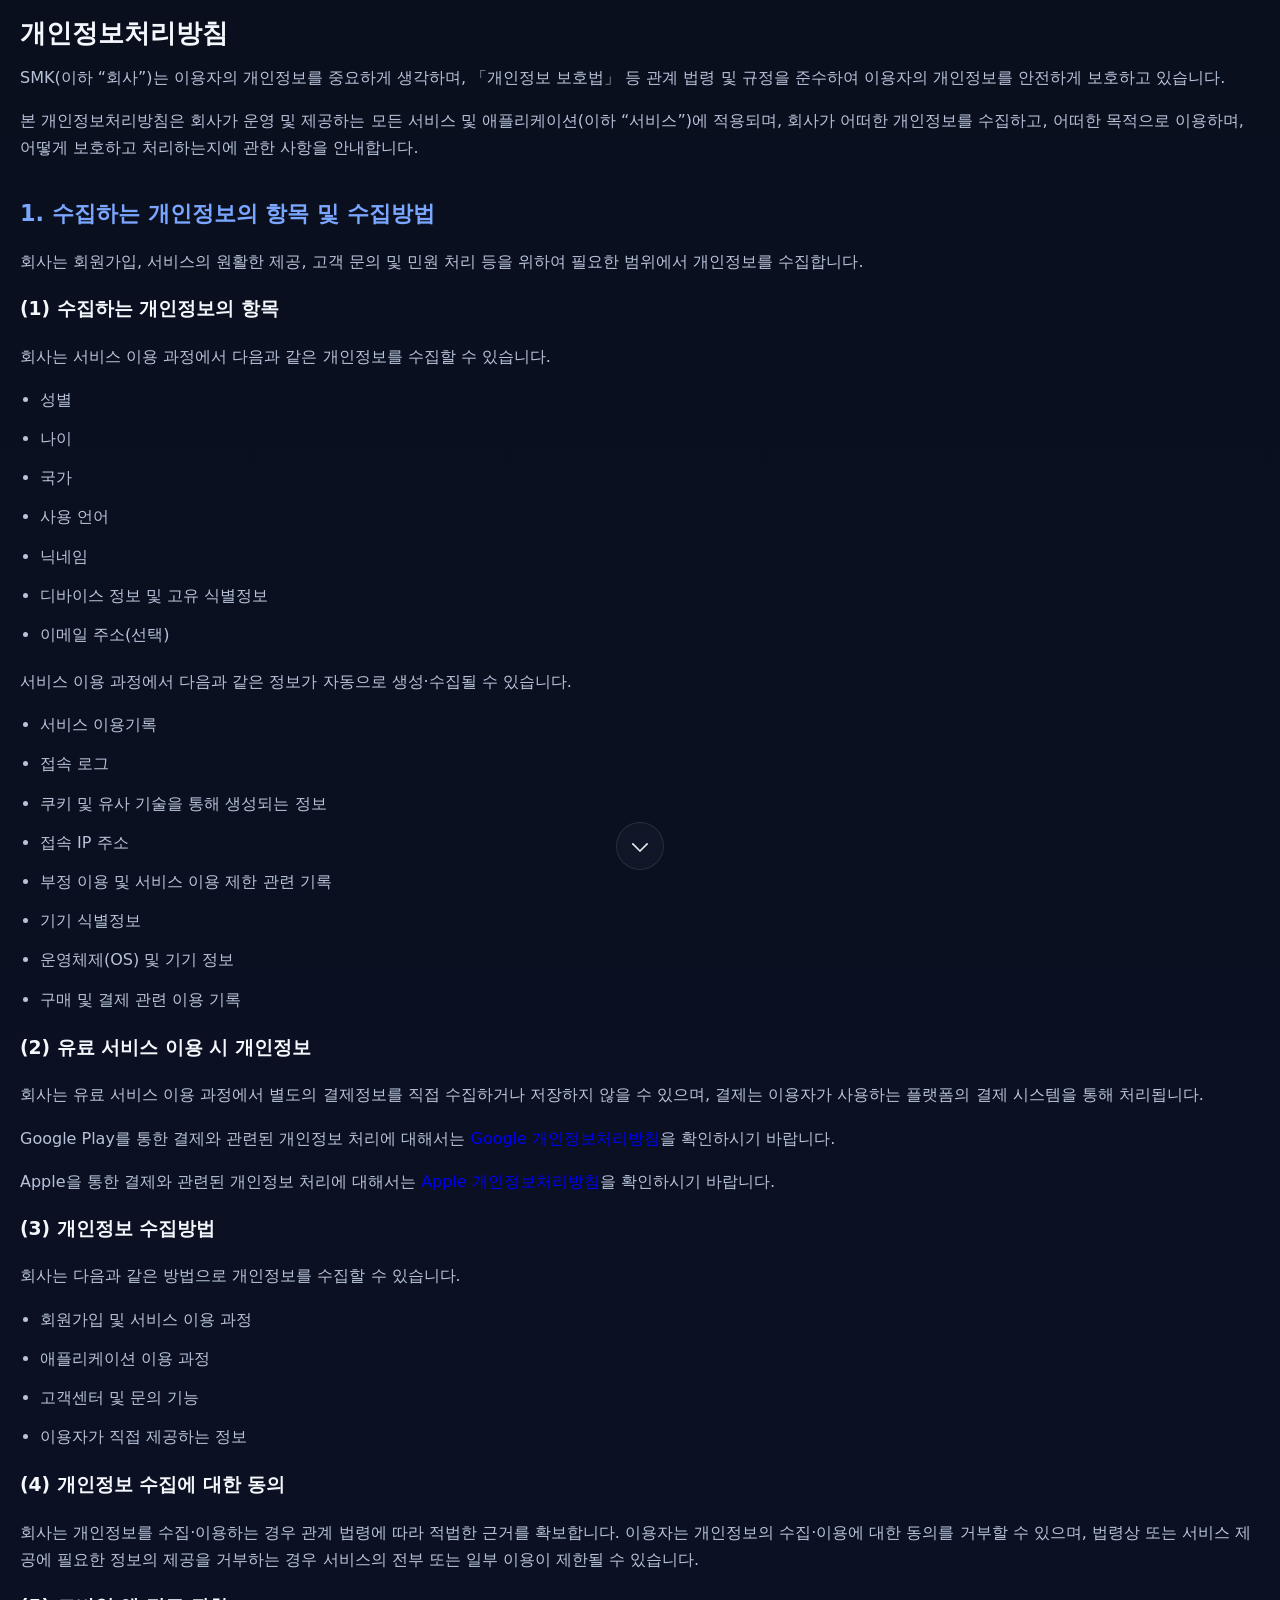
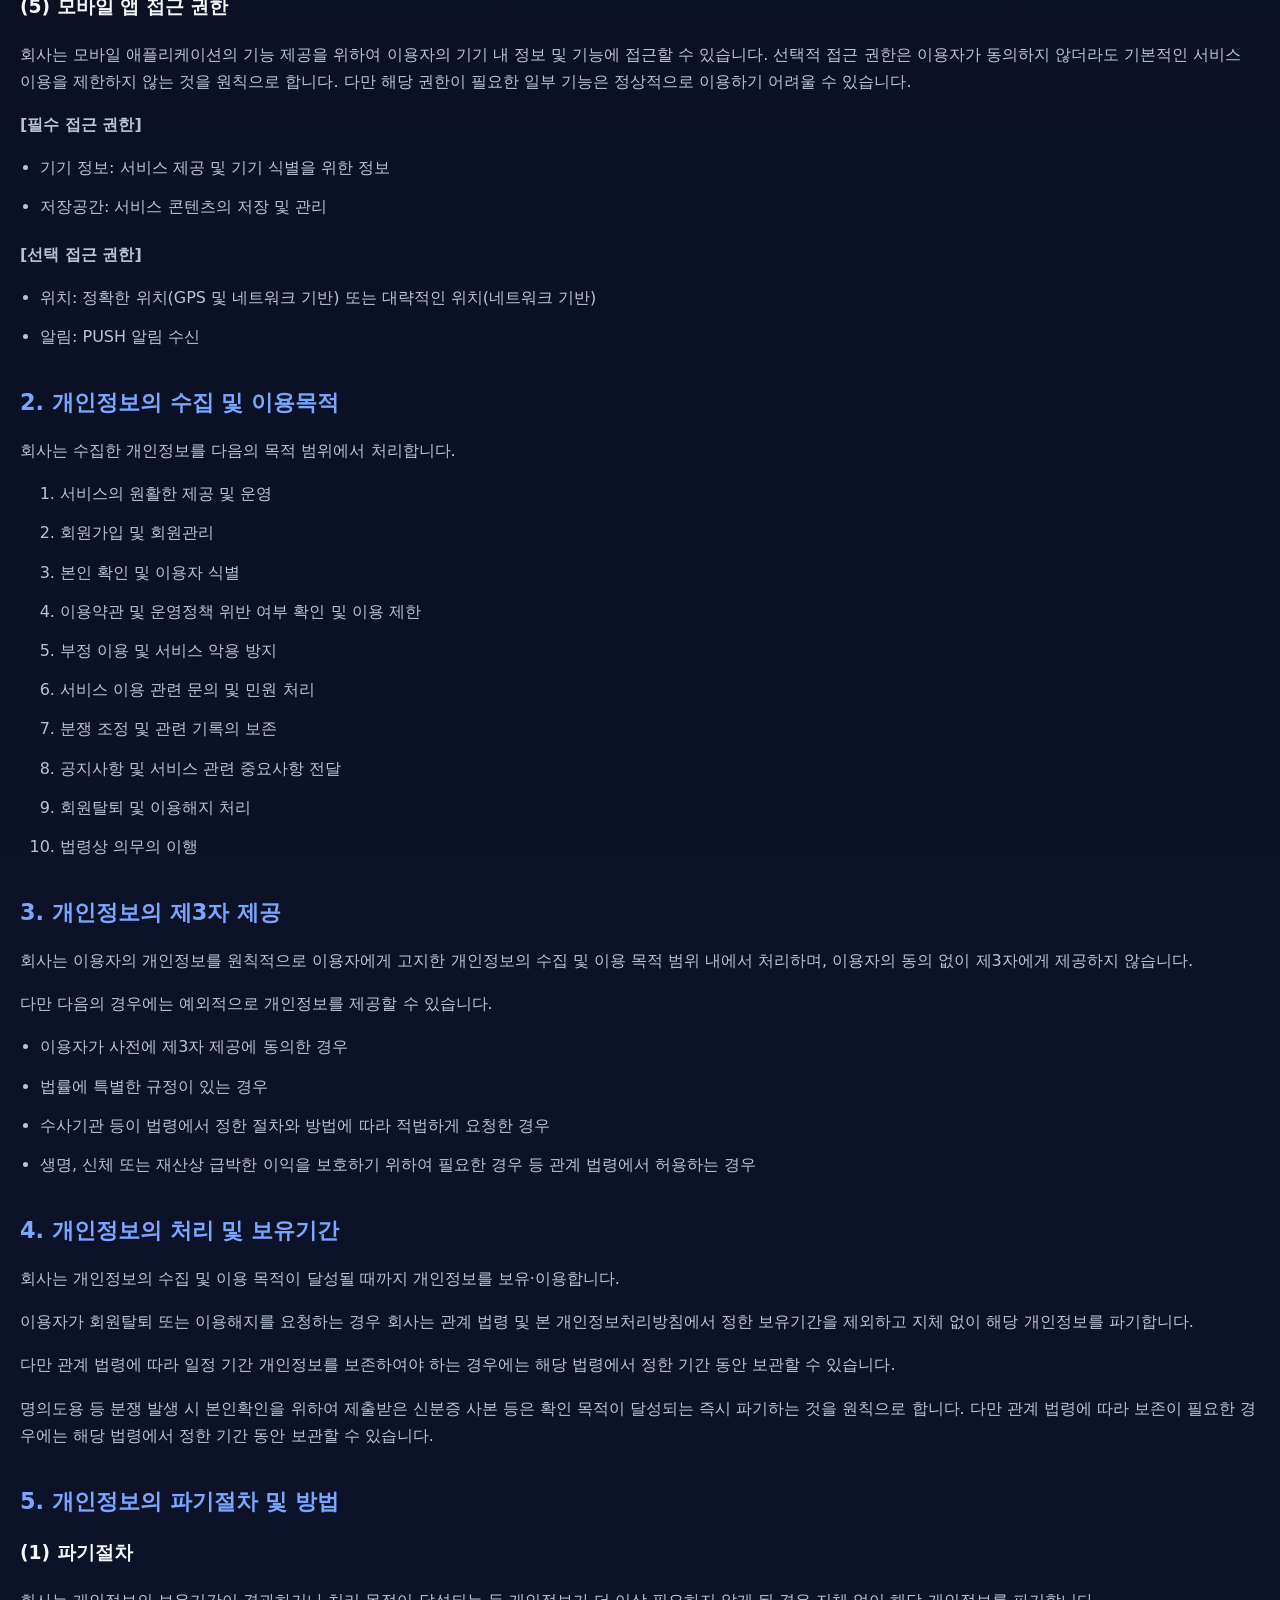
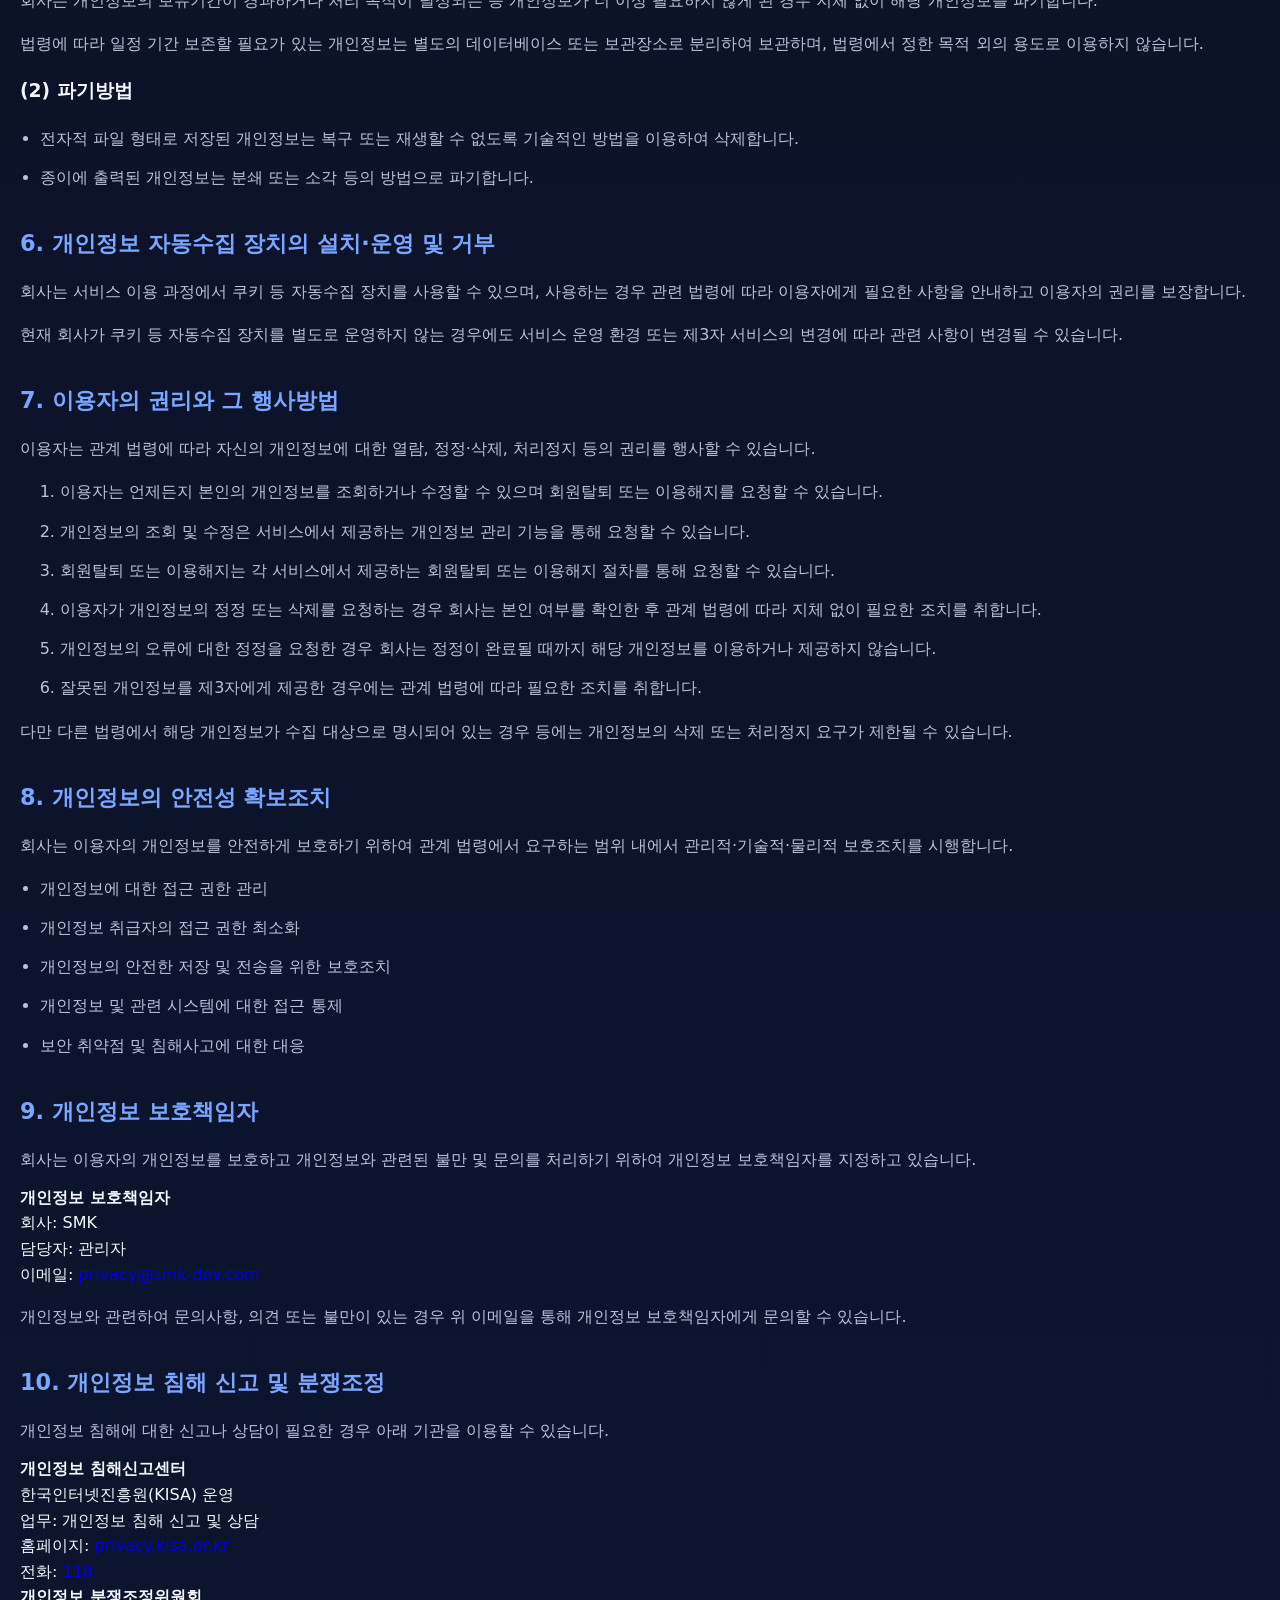
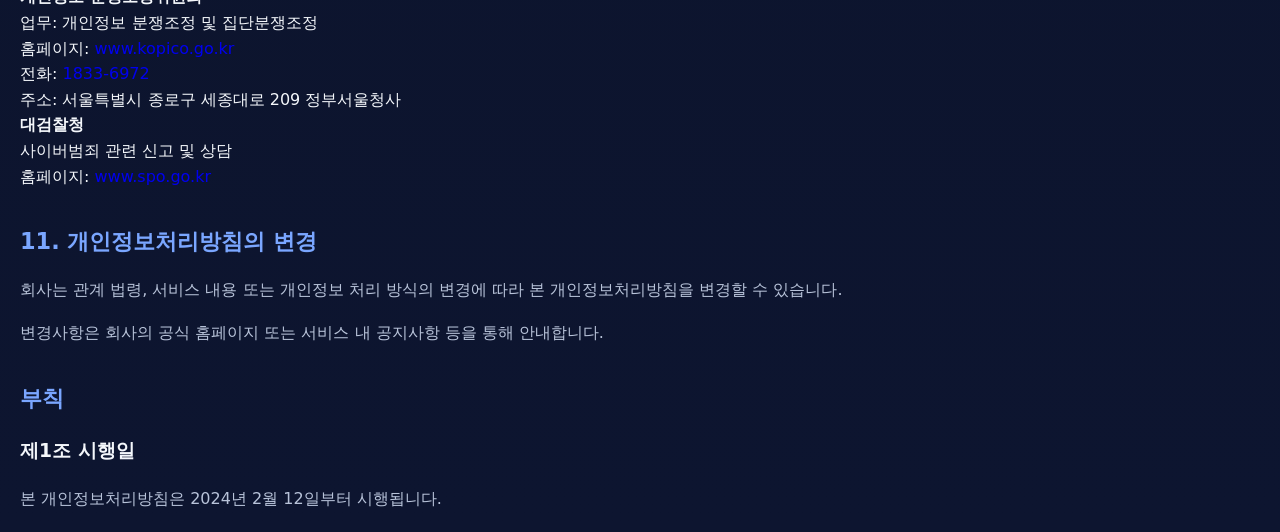
<file: privacy-ko.html>
<!DOCTYPE html>
<html lang="ko">

<head>
    <meta charset="UTF-8">
    <meta name="viewport" content="width=device-width, initial-scale=1.0">

    <title>개인정보처리방침 | SMK DevLabs</title>

    <link rel="canonical" href="https://smk-dev.com/privacy-ko.html">

    <link rel="stylesheet" href="style.css">
</head>

<body>

    <div class="legal-container">
        <div class="legal-content">

            <h1>개인정보처리방침</h1>
            <p>SMK(이하 “회사”)는 이용자의 개인정보를 중요하게 생각하며, 「개인정보 보호법」 등 관계 법령 및 규정을 준수하여 이용자의 개인정보를 안전하게 보호하고 있습니다.</p>
            <p>본 개인정보처리방침은 회사가 운영 및 제공하는 모든 서비스 및 애플리케이션(이하 “서비스”)에 적용되며, 회사가 어떠한 개인정보를 수집하고, 어떠한 목적으로 이용하며, 어떻게 보호하고
                처리하는지에 관한 사항을
                안내합니다.</p>
            <h2>1. 수집하는 개인정보의 항목 및 수집방법</h2>
            <p>회사는 회원가입, 서비스의 원활한 제공, 고객 문의 및 민원 처리 등을 위하여 필요한 범위에서 개인정보를 수집합니다.</p>
            <h3>(1) 수집하는 개인정보의 항목</h3>
            <p>회사는 서비스 이용 과정에서 다음과 같은 개인정보를 수집할 수 있습니다.</p>
            <ul>
                <li>성별</li>
                <li>나이</li>
                <li>국가</li>
                <li>사용 언어</li>
                <li>닉네임</li>
                <li>디바이스 정보 및 고유 식별정보</li>
                <li>이메일 주소(선택)</li>
            </ul>
            <p>서비스 이용 과정에서 다음과 같은 정보가 자동으로 생성·수집될 수 있습니다.</p>
            <ul>
                <li>서비스 이용기록</li>
                <li>접속 로그</li>
                <li>쿠키 및 유사 기술을 통해 생성되는 정보</li>
                <li>접속 IP 주소</li>
                <li>부정 이용 및 서비스 이용 제한 관련 기록</li>
                <li>기기 식별정보</li>
                <li>운영체제(OS) 및 기기 정보</li>
                <li>구매 및 결제 관련 이용 기록</li>
            </ul>
            <h3>(2) 유료 서비스 이용 시 개인정보</h3>
            <p>회사는 유료 서비스 이용 과정에서 별도의 결제정보를 직접 수집하거나 저장하지 않을 수 있으며, 결제는 이용자가 사용하는 플랫폼의 결제 시스템을 통해 처리됩니다.</p>
            <p>Google Play를 통한 결제와 관련된 개인정보 처리에 대해서는 <a href="https://policies.google.com/privacy" target="_blank"
                    rel="noopener noreferrer">Google 개인정보처리방침</a>을 확인하시기 바랍니다.</p>
            <p>Apple을 통한 결제와 관련된 개인정보 처리에 대해서는 <a href="https://www.apple.com/kr/legal/privacy/kr/" target="_blank"
                    rel="noopener noreferrer">Apple 개인정보처리방침</a>을 확인하시기 바랍니다.</p>
            <h3>(3) 개인정보 수집방법</h3>
            <p>회사는 다음과 같은 방법으로 개인정보를 수집할 수 있습니다.</p>
            <ul>
                <li>회원가입 및 서비스 이용 과정</li>
                <li>애플리케이션 이용 과정</li>
                <li>고객센터 및 문의 기능</li>
                <li>이용자가 직접 제공하는 정보</li>
            </ul>
            <h3>(4) 개인정보 수집에 대한 동의</h3>
            <p>회사는 개인정보를 수집·이용하는 경우 관계 법령에 따라 적법한 근거를 확보합니다. 이용자는 개인정보의 수집·이용에 대한 동의를 거부할 수 있으며, 법령상 또는 서비스 제공에 필요한 정보의
                제공을 거부하는 경우
                서비스의 전부 또는 일부 이용이 제한될 수 있습니다.</p>
            <h3>(5) 모바일 앱 접근 권한</h3>
            <p>회사는 모바일 애플리케이션의 기능 제공을 위하여 이용자의 기기 내 정보 및 기능에 접근할 수 있습니다. 선택적 접근 권한은 이용자가 동의하지 않더라도 기본적인 서비스 이용을 제한하지 않는
                것을 원칙으로 합니다.
                다만 해당 권한이 필요한 일부 기능은 정상적으로 이용하기 어려울 수 있습니다.</p>
            <p><strong>[필수 접근 권한]</strong></p>
            <ul>
                <li>기기 정보: 서비스 제공 및 기기 식별을 위한 정보</li>
                <li>저장공간: 서비스 콘텐츠의 저장 및 관리</li>
            </ul>
            <p><strong>[선택 접근 권한]</strong></p>
            <ul>
                <li>위치: 정확한 위치(GPS 및 네트워크 기반) 또는 대략적인 위치(네트워크 기반)</li>
                <li>알림: PUSH 알림 수신</li>
            </ul>
            <h2>2. 개인정보의 수집 및 이용목적</h2>
            <p>회사는 수집한 개인정보를 다음의 목적 범위에서 처리합니다.</p>
            <ol>
                <li>서비스의 원활한 제공 및 운영</li>
                <li>회원가입 및 회원관리</li>
                <li>본인 확인 및 이용자 식별</li>
                <li>이용약관 및 운영정책 위반 여부 확인 및 이용 제한</li>
                <li>부정 이용 및 서비스 악용 방지</li>
                <li>서비스 이용 관련 문의 및 민원 처리</li>
                <li>분쟁 조정 및 관련 기록의 보존</li>
                <li>공지사항 및 서비스 관련 중요사항 전달</li>
                <li>회원탈퇴 및 이용해지 처리</li>
                <li>법령상 의무의 이행</li>
            </ol>
            <h2>3. 개인정보의 제3자 제공</h2>
            <p>회사는 이용자의 개인정보를 원칙적으로 이용자에게 고지한 개인정보의 수집 및 이용 목적 범위 내에서 처리하며, 이용자의 동의 없이 제3자에게 제공하지 않습니다.</p>
            <p>다만 다음의 경우에는 예외적으로 개인정보를 제공할 수 있습니다.</p>
            <ul>
                <li>이용자가 사전에 제3자 제공에 동의한 경우</li>
                <li>법률에 특별한 규정이 있는 경우</li>
                <li>수사기관 등이 법령에서 정한 절차와 방법에 따라 적법하게 요청한 경우</li>
                <li>생명, 신체 또는 재산상 급박한 이익을 보호하기 위하여 필요한 경우 등 관계 법령에서 허용하는 경우</li>
            </ul>
            <h2>4. 개인정보의 처리 및 보유기간</h2>
            <p>회사는 개인정보의 수집 및 이용 목적이 달성될 때까지 개인정보를 보유·이용합니다.</p>
            <p>이용자가 회원탈퇴 또는 이용해지를 요청하는 경우 회사는 관계 법령 및 본 개인정보처리방침에서 정한 보유기간을 제외하고 지체 없이 해당 개인정보를 파기합니다.</p>
            <p>다만 관계 법령에 따라 일정 기간 개인정보를 보존하여야 하는 경우에는 해당 법령에서 정한 기간 동안 보관할 수 있습니다.</p>
            <p>명의도용 등 분쟁 발생 시 본인확인을 위하여 제출받은 신분증 사본 등은 확인 목적이 달성되는 즉시 파기하는 것을 원칙으로 합니다. 다만 관계 법령에 따라 보존이 필요한 경우에는 해당
                법령에서 정한 기간 동안
                보관할 수 있습니다.</p>
            <h2>5. 개인정보의 파기절차 및 방법</h2>
            <h3>(1) 파기절차</h3>
            <p>회사는 개인정보의 보유기간이 경과하거나 처리 목적이 달성되는 등 개인정보가 더 이상 필요하지 않게 된 경우 지체 없이 해당 개인정보를 파기합니다.</p>
            <p>법령에 따라 일정 기간 보존할 필요가 있는 개인정보는 별도의 데이터베이스 또는 보관장소로 분리하여 보관하며, 법령에서 정한 목적 외의 용도로 이용하지 않습니다.</p>
            <h3>(2) 파기방법</h3>
            <ul>
                <li>전자적 파일 형태로 저장된 개인정보는 복구 또는 재생할 수 없도록 기술적인 방법을 이용하여 삭제합니다.</li>
                <li>종이에 출력된 개인정보는 분쇄 또는 소각 등의 방법으로 파기합니다.</li>
            </ul>
            <h2>6. 개인정보 자동수집 장치의 설치·운영 및 거부</h2>
            <p>회사는 서비스 이용 과정에서 쿠키 등 자동수집 장치를 사용할 수 있으며, 사용하는 경우 관련 법령에 따라 이용자에게 필요한 사항을 안내하고 이용자의 권리를 보장합니다.</p>
            <p>현재 회사가 쿠키 등 자동수집 장치를 별도로 운영하지 않는 경우에도 서비스 운영 환경 또는 제3자 서비스의 변경에 따라 관련 사항이 변경될 수 있습니다.</p>
            <h2>7. 이용자의 권리와 그 행사방법</h2>
            <p>이용자는 관계 법령에 따라 자신의 개인정보에 대한 열람, 정정·삭제, 처리정지 등의 권리를 행사할 수 있습니다.</p>
            <ol>
                <li>이용자는 언제든지 본인의 개인정보를 조회하거나 수정할 수 있으며 회원탈퇴 또는 이용해지를 요청할 수 있습니다.</li>
                <li>개인정보의 조회 및 수정은 서비스에서 제공하는 개인정보 관리 기능을 통해 요청할 수 있습니다.</li>
                <li>회원탈퇴 또는 이용해지는 각 서비스에서 제공하는 회원탈퇴 또는 이용해지 절차를 통해 요청할 수 있습니다.</li>
                <li>이용자가 개인정보의 정정 또는 삭제를 요청하는 경우 회사는 본인 여부를 확인한 후 관계 법령에 따라 지체 없이 필요한 조치를 취합니다.</li>
                <li>개인정보의 오류에 대한 정정을 요청한 경우 회사는 정정이 완료될 때까지 해당 개인정보를 이용하거나 제공하지 않습니다.</li>
                <li>잘못된 개인정보를 제3자에게 제공한 경우에는 관계 법령에 따라 필요한 조치를 취합니다.</li>
            </ol>
            <p>다만 다른 법령에서 해당 개인정보가 수집 대상으로 명시되어 있는 경우 등에는 개인정보의 삭제 또는 처리정지 요구가 제한될 수 있습니다.</p>
            <h2>8. 개인정보의 안전성 확보조치</h2>
            <p>회사는 이용자의 개인정보를 안전하게 보호하기 위하여 관계 법령에서 요구하는 범위 내에서 관리적·기술적·물리적 보호조치를 시행합니다.</p>
            <ul>
                <li>개인정보에 대한 접근 권한 관리</li>
                <li>개인정보 취급자의 접근 권한 최소화</li>
                <li>개인정보의 안전한 저장 및 전송을 위한 보호조치</li>
                <li>개인정보 및 관련 시스템에 대한 접근 통제</li>
                <li>보안 취약점 및 침해사고에 대한 대응</li>
            </ul>
            <h2>9. 개인정보 보호책임자</h2>
            <p>회사는 이용자의 개인정보를 보호하고 개인정보와 관련된 불만 및 문의를 처리하기 위하여 개인정보 보호책임자를 지정하고 있습니다.</p>
            <div class="policy-highlight"><strong>개인정보 보호책임자</strong><br>회사: SMK<br>담당자: 관리자<br>이메일: <a
                    href="mailto:privacy@smk-dev.com">privacy@smk-dev.com</a></div>
            <p>개인정보와 관련하여 문의사항, 의견 또는 불만이 있는 경우 위 이메일을 통해 개인정보 보호책임자에게 문의할 수 있습니다.</p>
            <h2>10. 개인정보 침해 신고 및 분쟁조정</h2>
            <p>개인정보 침해에 대한 신고나 상담이 필요한 경우 아래 기관을 이용할 수 있습니다.</p>
            <div class="policy-highlight"><strong>개인정보 침해신고센터</strong><br>한국인터넷진흥원(KISA) 운영<br>업무: 개인정보 침해 신고 및
                상담<br>홈페이지: <a href="https://privacy.kisa.or.kr/" target="_blank" rel="noopener
                    noreferrer">privacy.kisa.or.kr</a><br>전화:
                <a href="tel:118">118</a>
            </div>
            <div class="policy-highlight"><strong>개인정보 분쟁조정위원회</strong><br>업무: 개인정보 분쟁조정 및 집단분쟁조정<br>홈페이지: <a
                    href="https://www.kopico.go.kr/" target="_blank" rel="noopener
                    noreferrer">www.kopico.go.kr</a><br>전화: <a href="tel:18336972">1833-6972</a><br>주소: 서울특별시 종로구
                세종대로 209 정부서울청사</div>
            <div class="policy-highlight"><strong>대검찰청</strong><br>사이버범죄 관련 신고 및 상담<br>홈페이지: <a
                    href="https://www.spo.go.kr/" target="_blank" rel="noopener noreferrer">www.spo.go.kr</a>
            </div>
            <h2>11. 개인정보처리방침의 변경</h2>
            <p>회사는 관계 법령, 서비스 내용 또는 개인정보 처리 방식의 변경에 따라 본 개인정보처리방침을 변경할 수 있습니다.</p>
            <p>변경사항은 회사의 공식 홈페이지 또는 서비스 내 공지사항 등을 통해 안내합니다.</p>
            <h2>부칙</h2>

            <h3>제1조 시행일</h3>
            <p>본 개인정보처리방침은 2024년 2월 12일부터 시행됩니다.</p>
        </div>
    </div>

    <!-- Scroll-to-bottom button -->
    <button id="scroll-bottom-button" type="button" aria-label="Scroll to bottom" title="Scroll to bottom">
    </button>

    <script>
        /*
         * Scroll-to-bottom button behavior.
         *
         * The button styling is handled by style.css.
         * This script only controls scrolling and visibility.
         */

        (function () {

            const button = document.getElementById("scroll-bottom-button");

            if (!button) {
                return;
            }


            /*
             * Determine whether the page has reached the bottom.
             */

            function isAtBottom() {

                const scrollTop =
                    window.scrollY ||
                    document.documentElement.scrollTop;

                const viewportHeight =
                    window.innerHeight;

                const documentHeight =
                    document.documentElement.scrollHeight;

                return (
                    scrollTop + viewportHeight >=
                    documentHeight - 2
                );
            }


            /*
             * Update button visibility.
             *
             * Use the hidden attribute directly so the button
             * cannot remain visible because of conflicting CSS.
             */

            function updateButtonVisibility() {

                button.hidden = isAtBottom();
            }


            /*
             * Smoothly scroll to the bottom of the page.
             */

            function scrollToBottom() {

                window.scrollTo({
                    top: document.documentElement.scrollHeight,
                    behavior: "smooth"
                });
            }


            /*
             * Button click event.
             */

            button.addEventListener(
                "click",
                scrollToBottom
            );


            /*
             * Update visibility while scrolling.
             */

            window.addEventListener(
                "scroll",
                updateButtonVisibility,
                { passive: true }
            );


            /*
             * Update visibility when the window size changes.
             */

            window.addEventListener(
                "resize",
                updateButtonVisibility
            );


            /*
             * Initial visibility state.
             */

            updateButtonVisibility();

        })();
    </script>
</body>

</html>
</file>
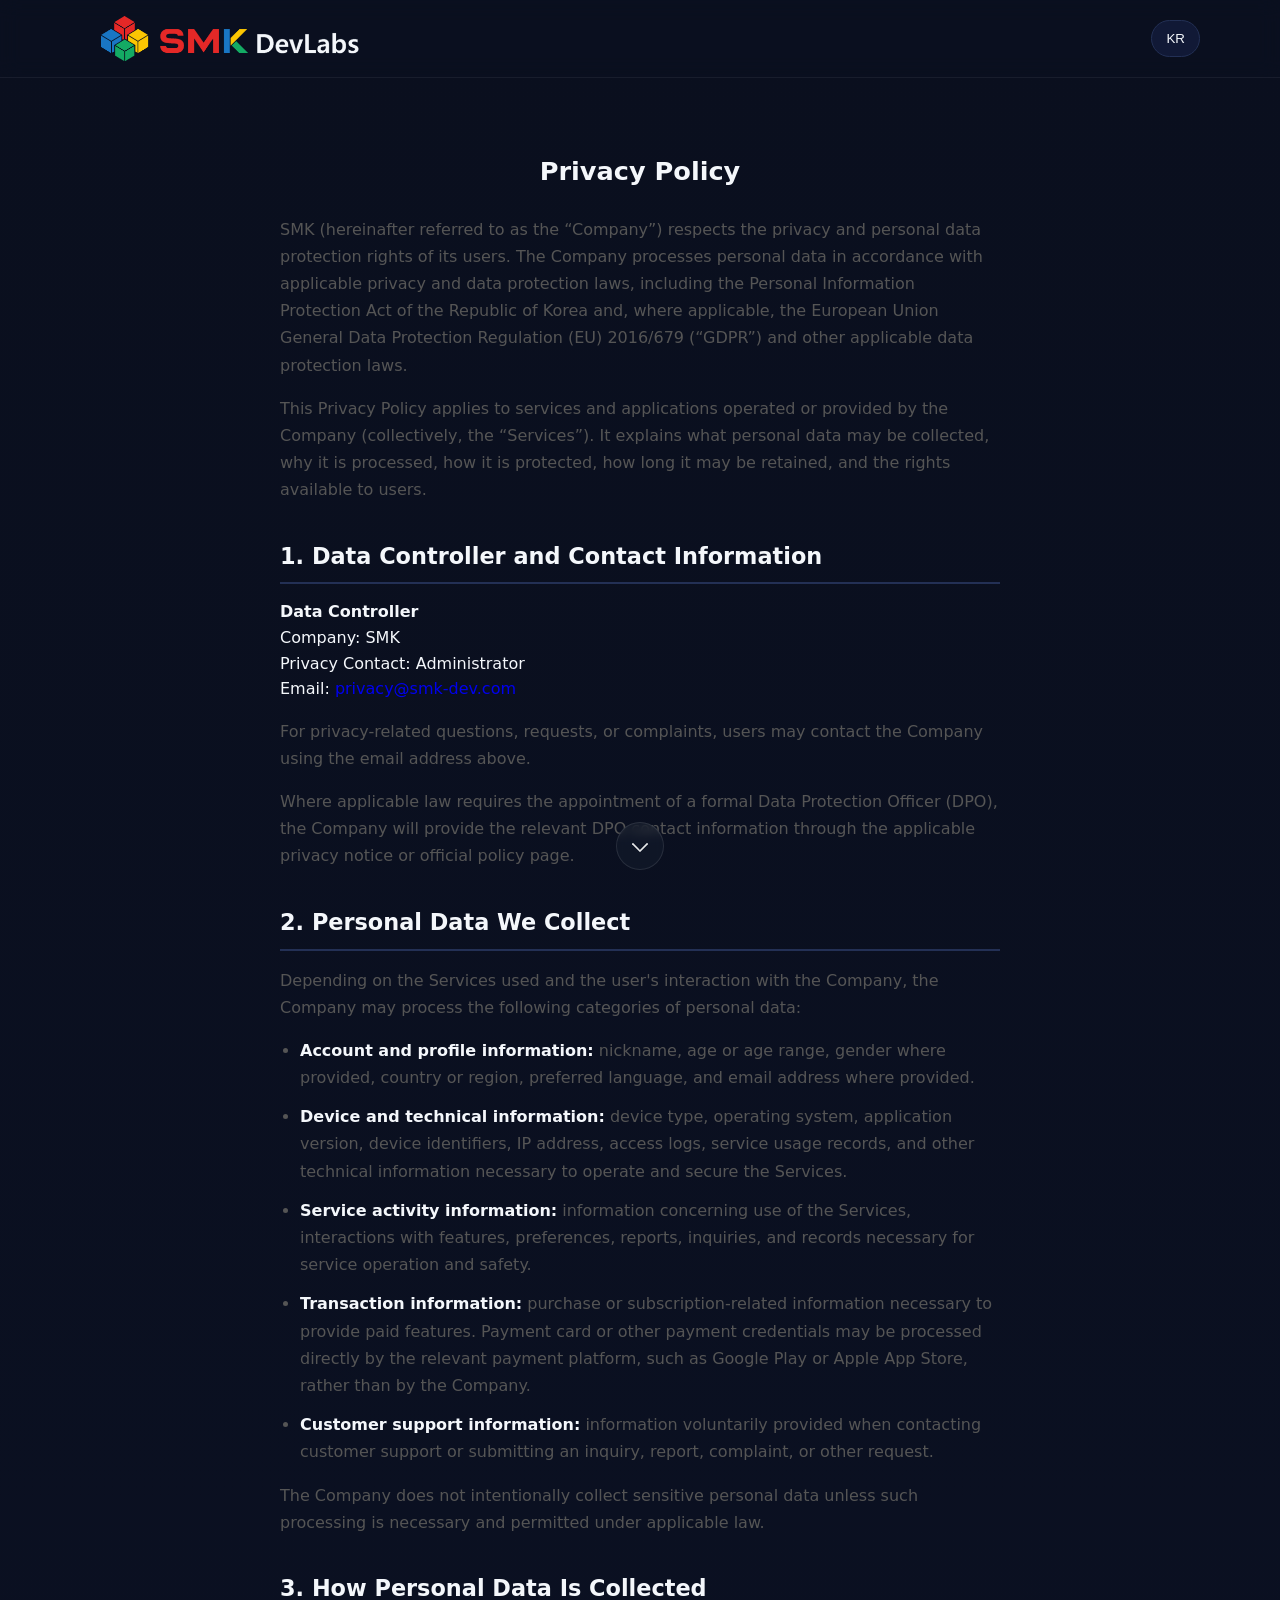
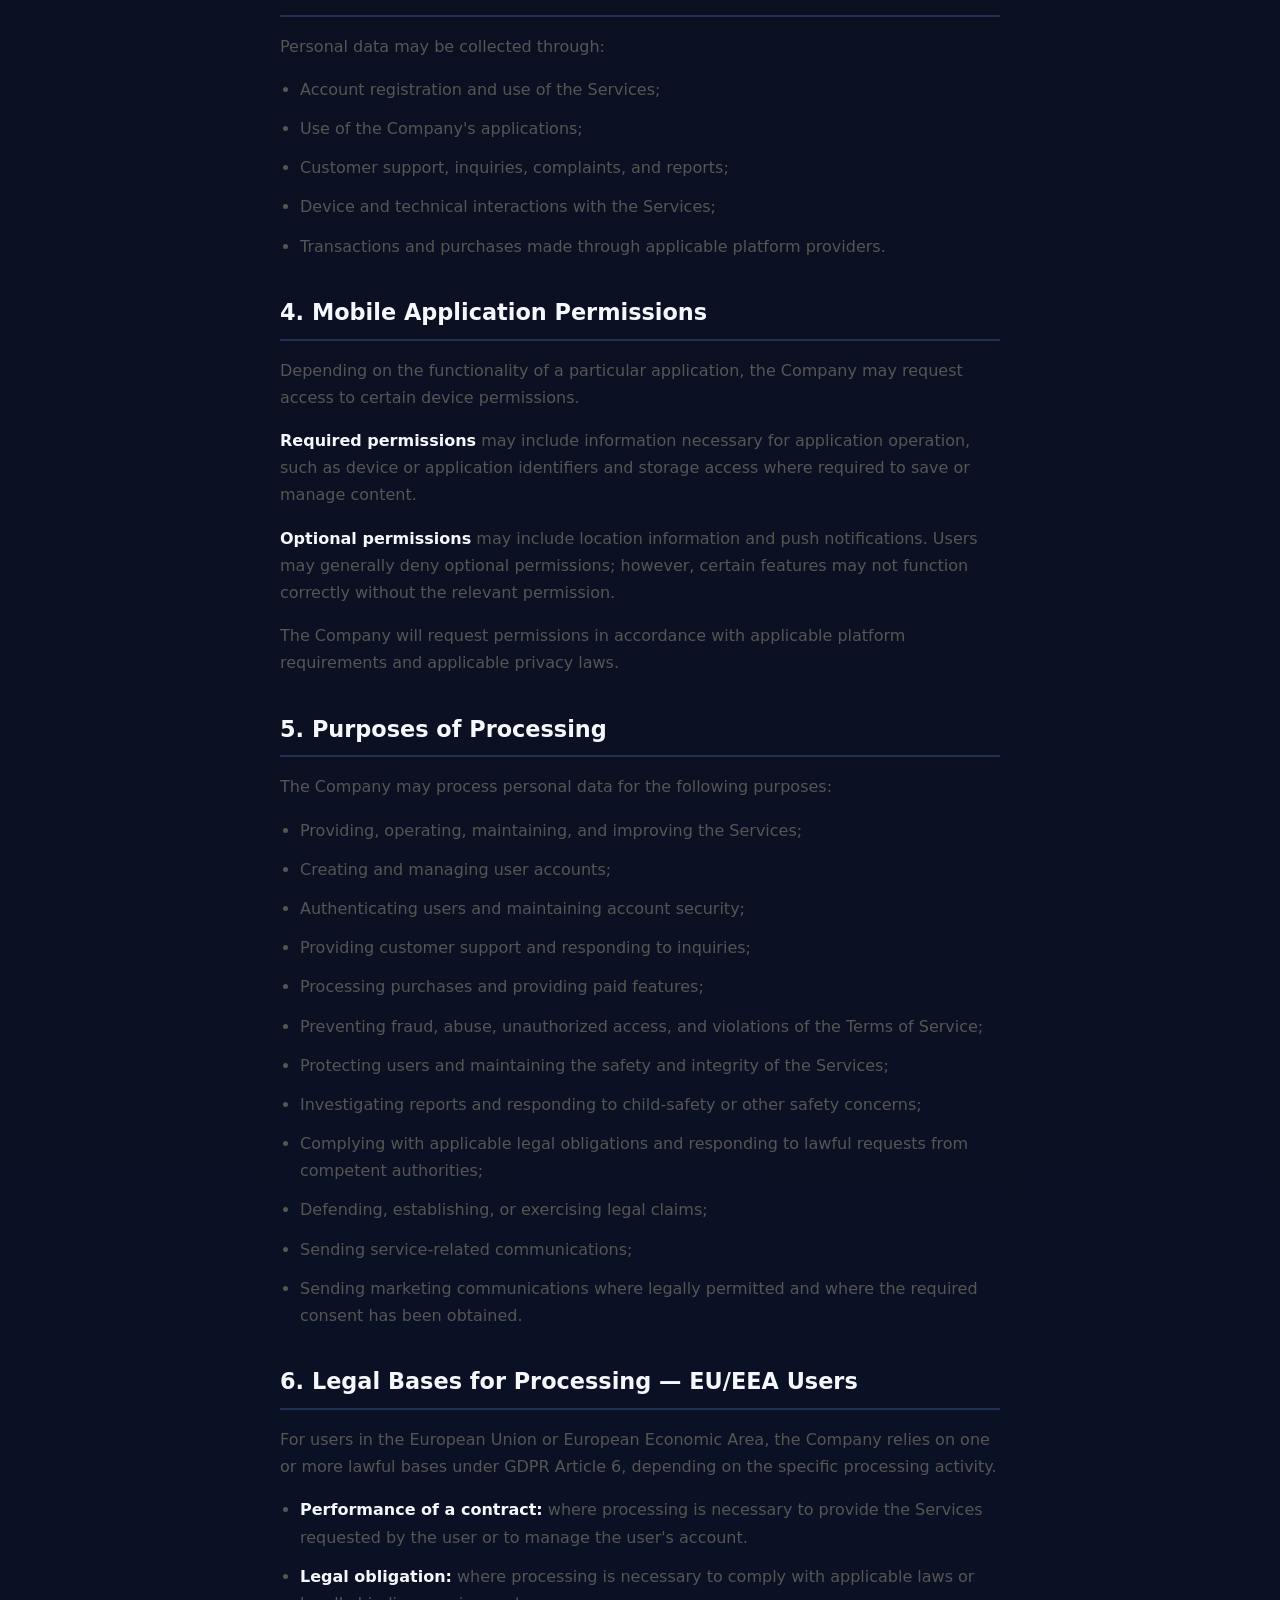
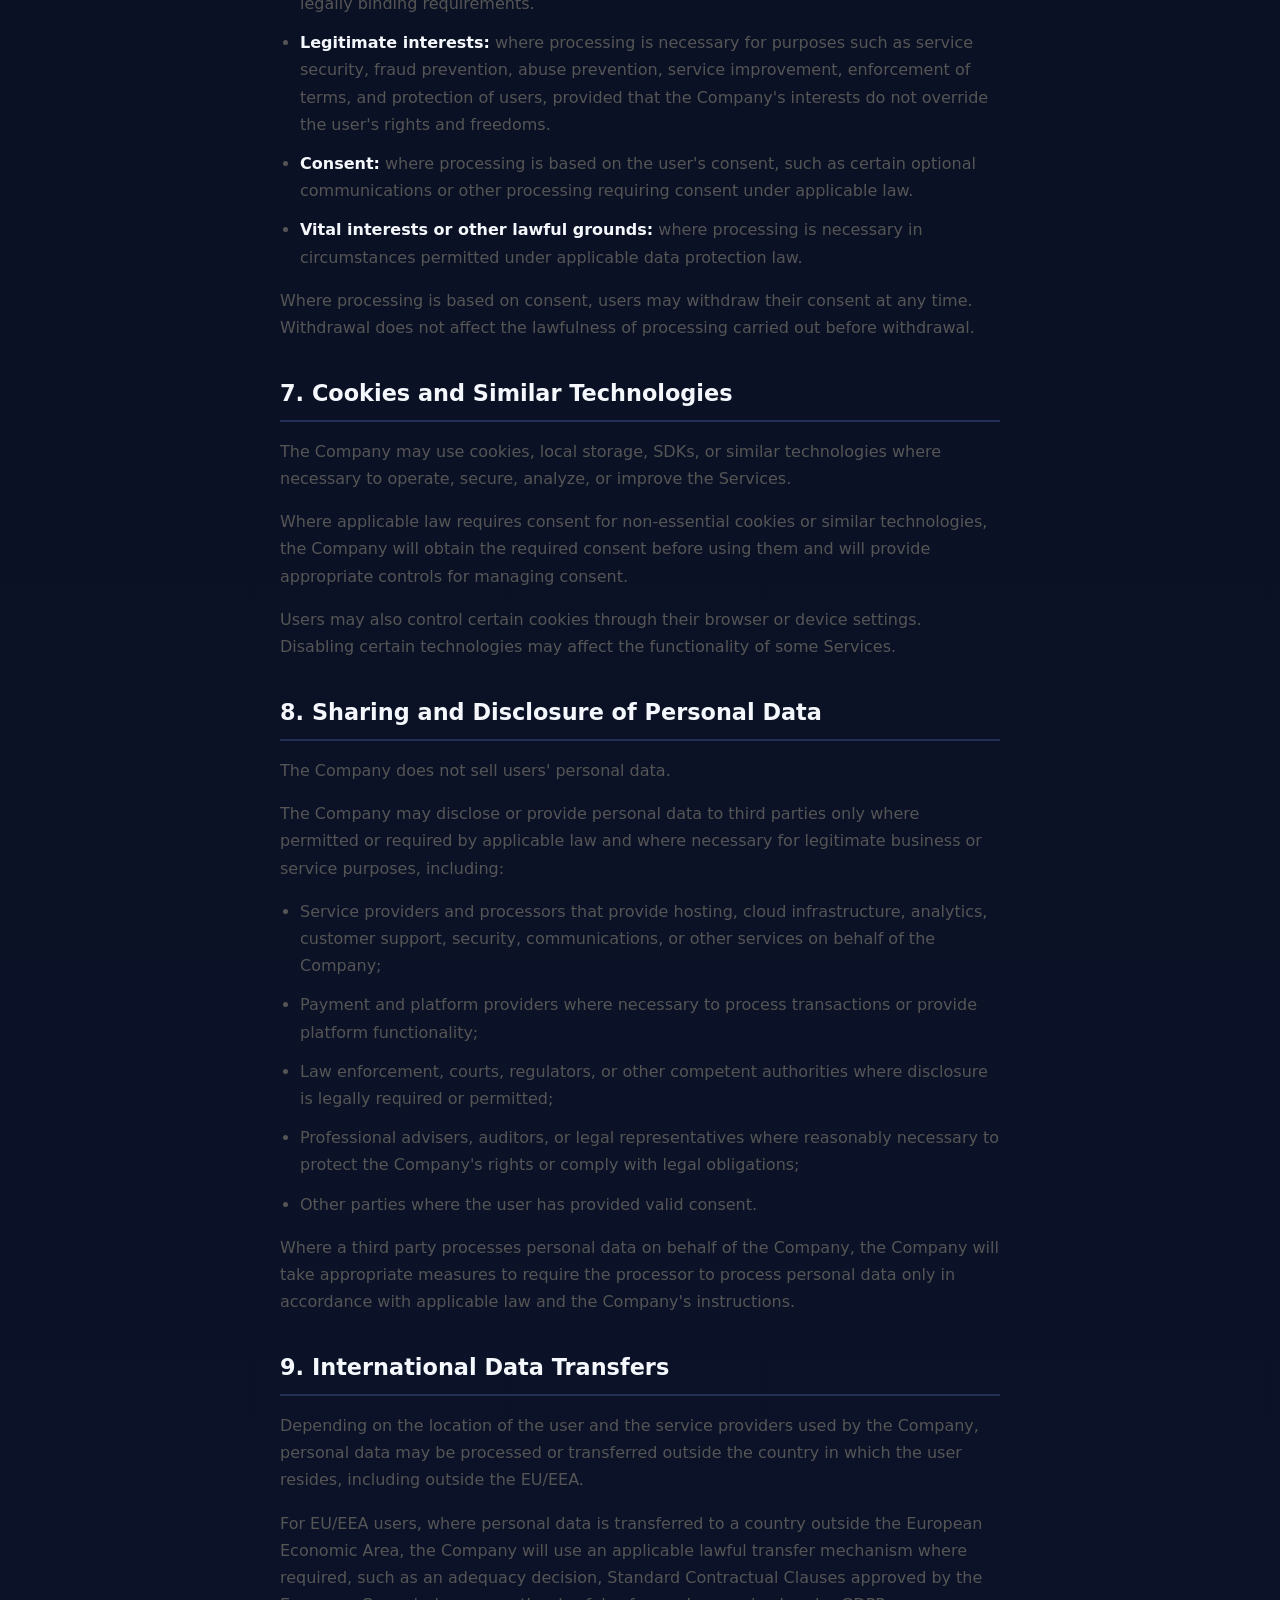
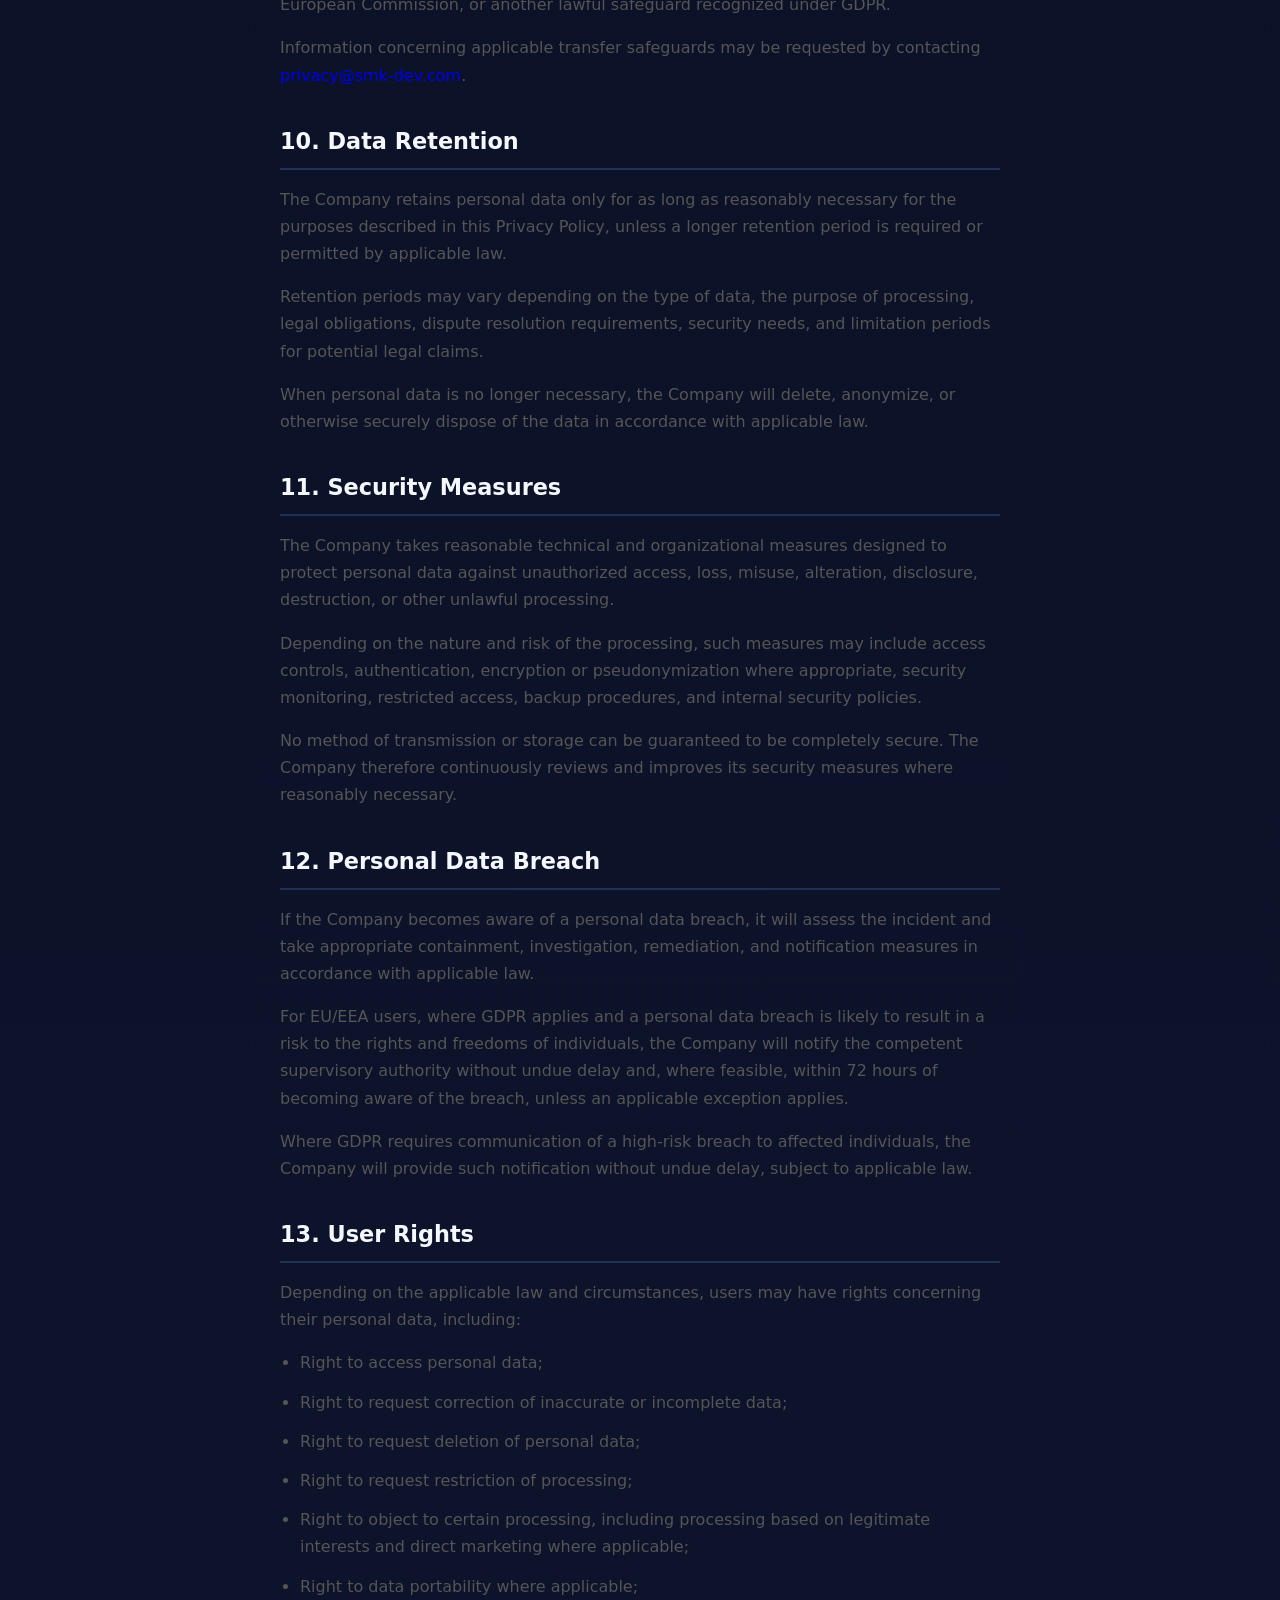
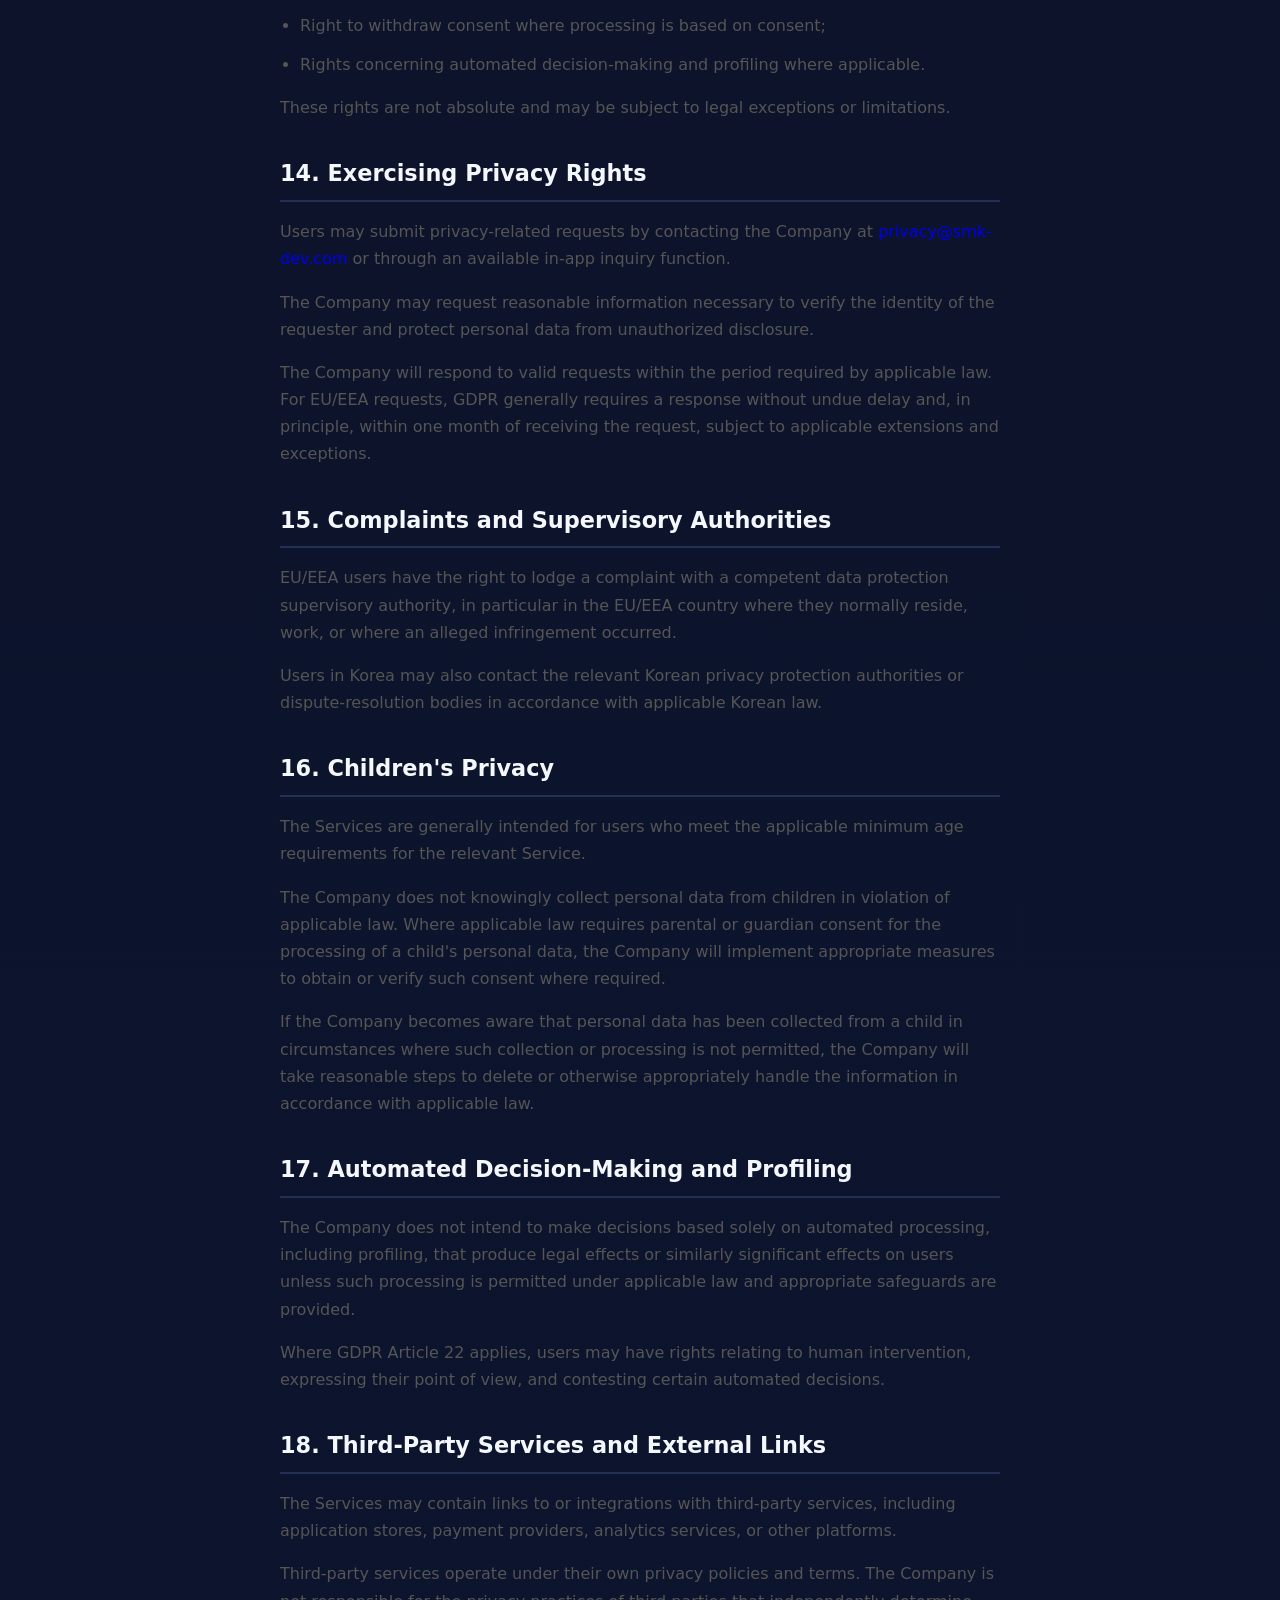
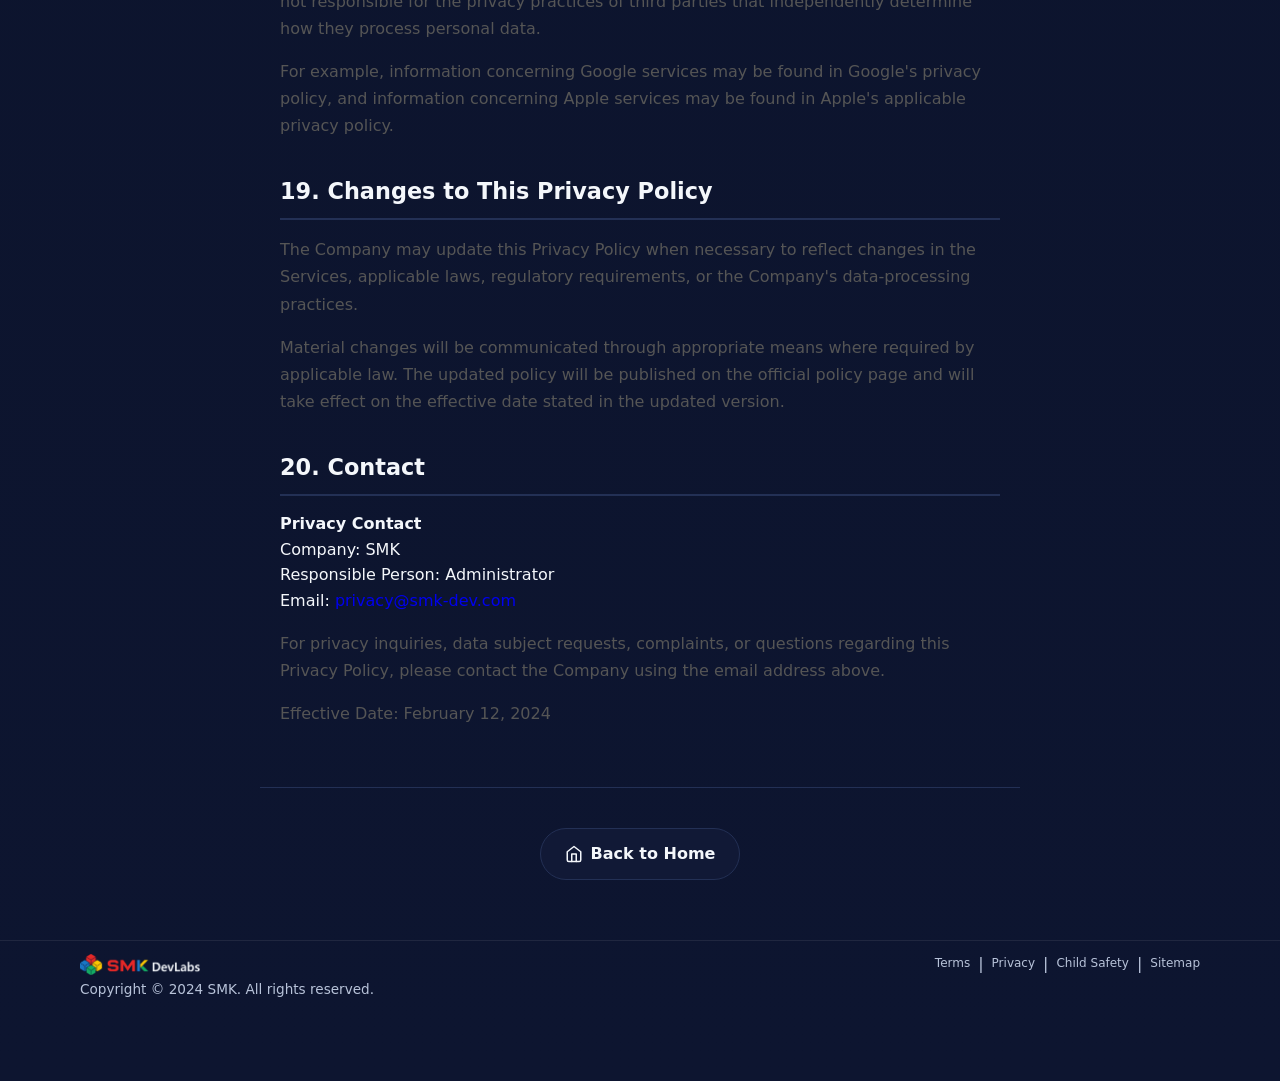
<file: privacy.html>
<!doctype html>
<html lang="en">

<head>
  <meta charset="utf-8">
  <meta name="viewport" content="width=device-width, initial-scale=1">

  <meta name="description" data-i18n-key="page.description" content="SMK is a mobile app development company creating innovative digital products.">

  <title data-i18n-key="page.title"></title>

  <link rel="stylesheet" href="style.css">
  <link rel="canonical" href="https://smk-dev.com/privacy.html">
  <style>

    .terms-body h1 {
      font-size: 2rem;
      margin-bottom: 30px;
      text-align: center;
    }

    .terms-body h2 {
      font-size: 1.4rem;
      margin-top: 35px;
      margin-bottom: 15px;
      color: var(--text, #111);
      border-bottom: 2px solid var(--line, #eee);
      padding-bottom: 8px;
    }

    .terms-body h3 {
      font-size: 1.15rem;
      margin-top: 25px;
      margin-bottom: 10px;
      color: var(--text, #222);
    }

    .terms-body p,
    .terms-body li {
      font-size: 1rem;
      line-height: 1.7;
      color: var(--text-sub, #555);
      margin-bottom: 12px;
    }

    .terms-body ul,
    .terms-body ol {
      padding-left: 20px;
      margin-bottom: 15px;
    }

    .terms-body strong {
      color: var(--text, #111);
    }
  </style>
</head>

<body data-page="privacy">

  <!-- HEADER -->
  <header class="header">
    <div class="container nav">
      <div class="logo-wrap">
        <a href="/"
          style="display: flex; align-items: center; text-decoration: none; color: inherit;">
          <img src="assets/img/logo.png" alt="SMK Logo" class="logo">
        </a>
      </div>

      <button id="langToggle" class="lang-btn"><span data-i18n-key="ui.toggleLabel">KR</span></button>
    </div>
  </header>

  <!-- MAIN -->
  <main>
    <div class="container" style="padding: 60px 20px; max-width: 800px; margin: 0 auto;">

      <div id="dynamic-content-container" class="terms-body">
        <h1>Privacy Policy</h1>
        <p>SMK (hereinafter referred to as the “Company”) respects the privacy and personal data protection rights of its users.
          The Company processes personal data in accordance with applicable privacy and data protection laws, including the
          Personal Information Protection Act of the Republic of Korea and, where applicable, the European Union General Data
          Protection Regulation (EU) 2016/679 (“GDPR”) and other applicable data protection laws.
        </p>
      </div>

      <div style="margin-top: 60px; text-align: center; border-top: 1px solid var(--line, #eaeaea); padding-top: 40px;">
        <a href="/"
          style="display: inline-flex; align-items: center; gap: 8px; text-decoration: none; background: var(--panel, #f4f5f7); color: var(--text, #333); padding: 12px 24px; border-radius: 999px; font-weight: 600; border: 1px solid var(--line, #ddd); transition: background 0.2s;">
          <svg xmlns="http://www.w3.org/2000/svg" width="18" height="18" viewBox="0 0 24 24" fill="none"
            stroke="currentColor" stroke-width="2" stroke-linecap="round" stroke-linejoin="round">
            <path d="m3 9 9-7 9 7v11a2 2 0 0 1-2 2H5a2 2 0 0 1-2-2z" />
            <polyline points="9 22 9 12 15 12 15 22" />
          </svg>
          <span id="homeBtnText"></span>
        </a>
      </div>

    </div>
  </main>

  <!-- FOOTER -->
  <div id="site-footer"></div>
  
  <a href="#" class="back-to-top" aria-label="Back to top">
    <svg viewBox="0 0 24 24" width="20" height="20" stroke="currentColor" stroke-width="2.5" fill="none"
      stroke-linecap="round" stroke-linejoin="round">
      <polyline points="18 15 12 9 6 15"></polyline>
    </svg>
  </a>
  
  <script src="script.js"></script>
  </body>
  
  </html>
</file>
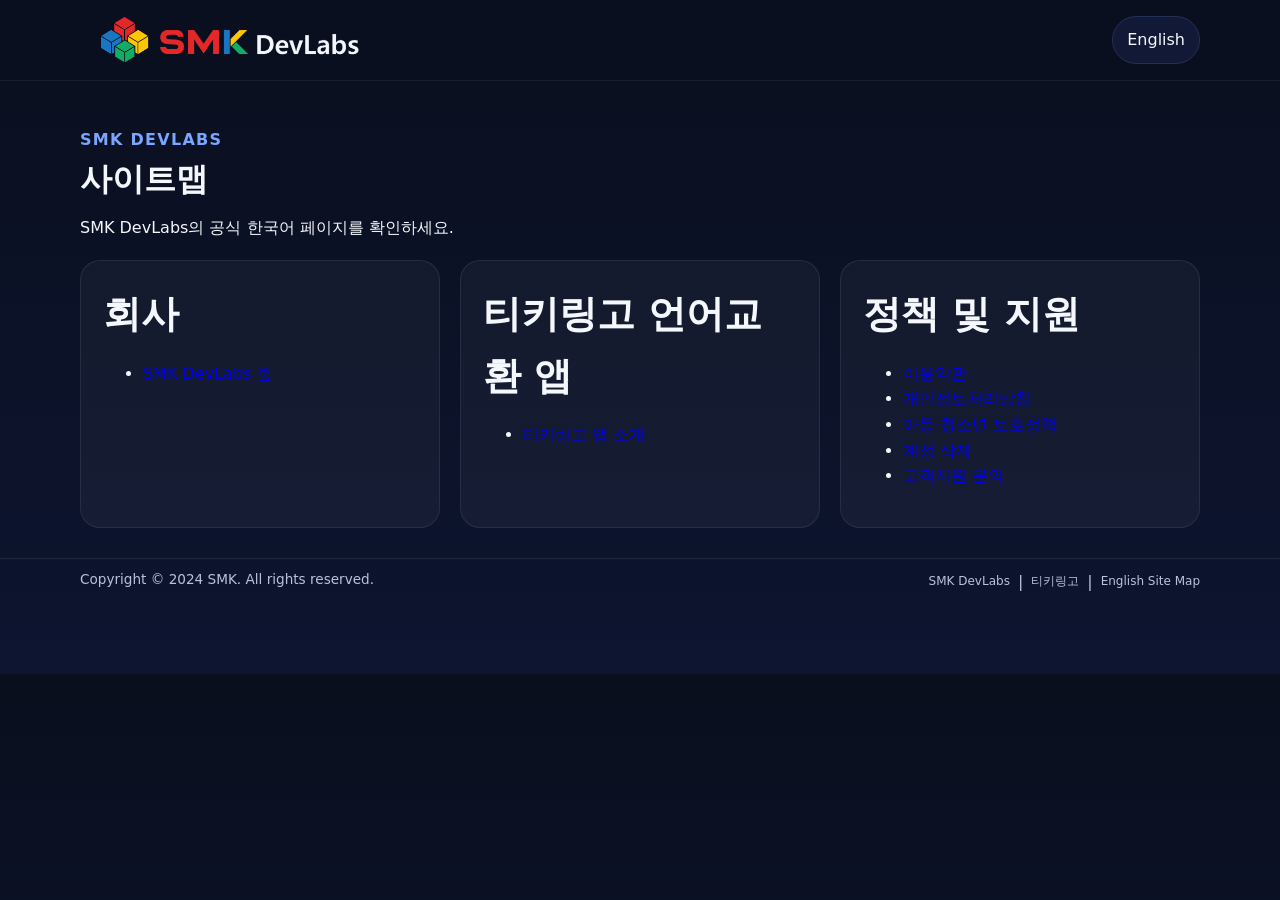
<file: sitemap-ko.html>
<!doctype html>
<html lang="ko">
<head>
  <meta charset="utf-8">
  <meta name="viewport" content="width=device-width, initial-scale=1">
  <title>사이트맵 | SMK DevLabs</title>
  <meta name="description" content="SMK DevLabs의 한국어 웹페이지와 티키링고 언어교환 앱 소개를 확인하세요.">
  <link rel="canonical" href="https://smk-dev.com/sitemap-ko.html">
  <link rel="alternate" hreflang="en" href="https://smk-dev.com/sitemap.html">
  <link rel="alternate" hreflang="ko" href="https://smk-dev.com/sitemap-ko.html">
  <link rel="alternate" hreflang="x-default" href="https://smk-dev.com/sitemap.html">
  <link rel="stylesheet" href="/style.css?v=20261029-3">
</head>
<body>
  <header class="header">
    <div class="container nav">
      <div class="logo-wrap">
        <a href="/?lang=ko" style="display:flex;align-items:center;text-decoration:none;color:inherit;">
          <img src="/assets/img/logo.png" alt="SMK DevLabs" class="logo">
        </a>
      </div>
      <a class="lang-btn" href="/sitemap.html?lang=en" lang="en" hreflang="en">English</a>
    </div>
  </header>
  <main class="section">
    <div class="container">
      <div class="section-head">
        <p class="eyebrow">SMK DevLabs</p>
        <h1>사이트맵</h1>
        <p>SMK DevLabs의 공식 한국어 페이지를 확인하세요.</p>
      </div>
      <div class="cards">
        <article class="card">
          <h2>회사</h2>
          <ul><li><a href="/?lang=ko">SMK DevLabs 홈</a></li></ul>
        </article>
        <article class="card">
          <h2>티키링고 언어교환 앱</h2>
          <ul><li><a href="/tikilingo-ko.html?lang=ko">티키링고 앱 소개</a></li></ul>
        </article>
        <article class="card">
          <h2>정책 및 지원</h2>
          <ul>
            <li><a href="/terms-ko.html?lang=ko">이용약관</a></li>
            <li><a href="/privacy-ko.html?lang=ko">개인정보처리방침</a></li>
            <li><a href="/child-safety-ko.html?lang=ko">아동·청소년 보호정책</a></li>
            <li><a href="/account-deletion.html?lang=ko">계정 삭제</a></li>
            <li><a href="mailto:help@smk-dev.com">고객지원 문의</a></li>
          </ul>
        </article>
      </div>
    </div>
  </main>
  <footer class="footer">
    <div class="container footer-inner">
      <p class="footer-copyright">Copyright © 2024 SMK. All rights reserved.</p>
      <nav aria-label="푸터">
        <ul class="footer-links-list">
          <li><a href="/?lang=ko">SMK DevLabs</a></li>
          <li><a href="/tikilingo-ko.html?lang=ko">티키링고</a></li>
          <li><a href="/sitemap.html?lang=en" lang="en" hreflang="en">English Site Map</a></li>
        </ul>
      </nav>
    </div>
  </footer>
</body>
</html>
</file>
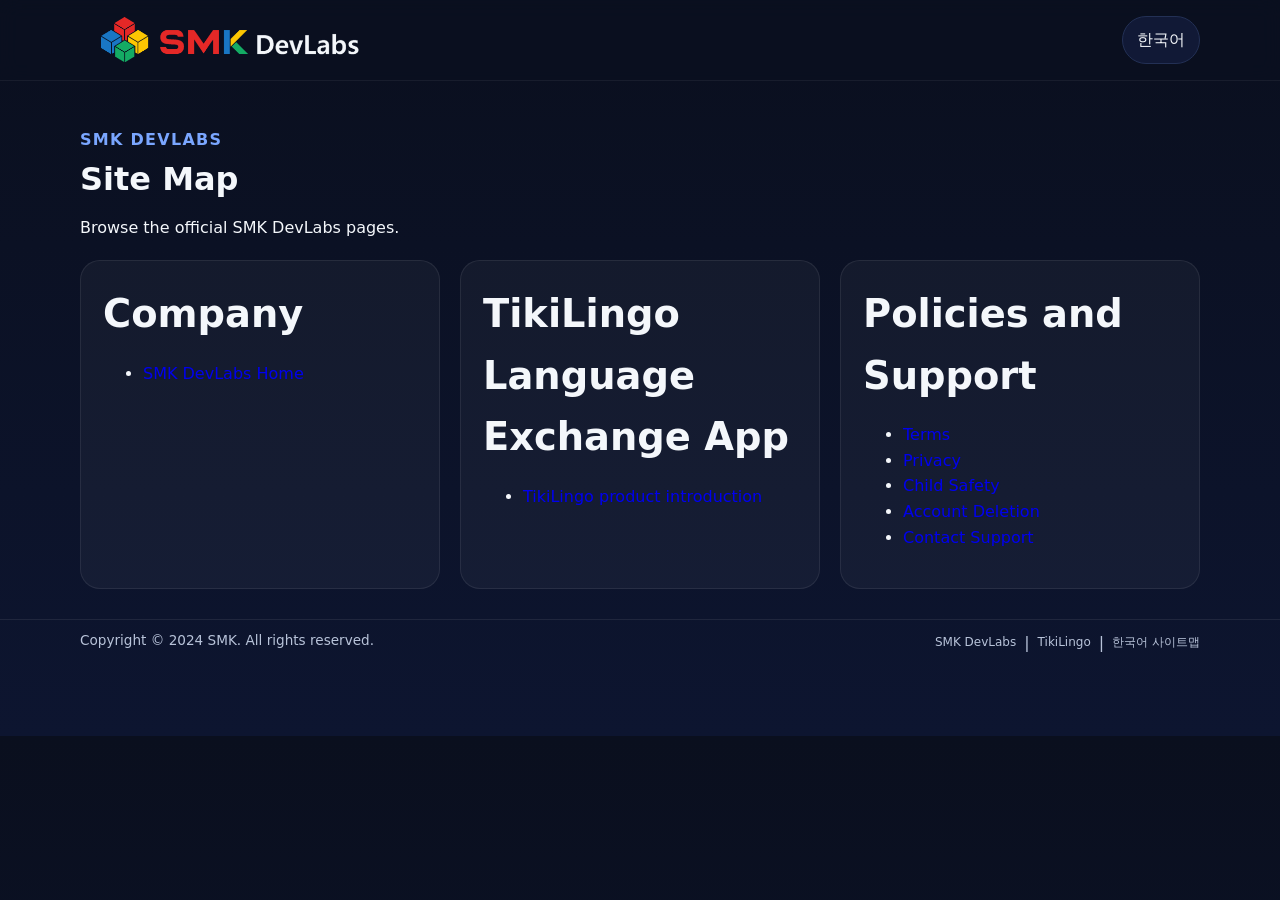
<file: sitemap.html>
<!doctype html>
<html lang="en">
<head>
  <meta charset="utf-8">
  <meta name="viewport" content="width=device-width, initial-scale=1">
  <title>Site Map | SMK DevLabs</title>
  <meta name="description" content="Browse SMK DevLabs pages and the English TikiLingo language exchange app introduction.">
  <link rel="canonical" href="https://smk-dev.com/sitemap.html">
  <link rel="alternate" hreflang="en" href="https://smk-dev.com/sitemap.html">
  <link rel="alternate" hreflang="ko" href="https://smk-dev.com/sitemap-ko.html">
  <link rel="alternate" hreflang="x-default" href="https://smk-dev.com/sitemap.html">
  <link rel="stylesheet" href="/style.css?v=20261029-3">
</head>
<body>
  <header class="header">
    <div class="container nav">
      <div class="logo-wrap">
        <a href="/?lang=en" style="display:flex;align-items:center;text-decoration:none;color:inherit;">
          <img src="/assets/img/logo.png" alt="SMK DevLabs" class="logo">
        </a>
      </div>
      <a class="lang-btn" href="/sitemap-ko.html?lang=ko" lang="ko" hreflang="ko">한국어</a>
    </div>
  </header>
  <main class="section">
    <div class="container">
      <div class="section-head">
        <p class="eyebrow">SMK DevLabs</p>
        <h1>Site Map</h1>
        <p>Browse the official SMK DevLabs pages.</p>
      </div>
      <div class="cards">
        <article class="card">
          <h2>Company</h2>
          <ul><li><a href="/?lang=en">SMK DevLabs Home</a></li></ul>
        </article>
        <article class="card">
          <h2>TikiLingo Language Exchange App</h2>
          <ul><li><a href="/tikilingo.html?lang=en">TikiLingo product introduction</a></li></ul>
        </article>
        <article class="card">
          <h2>Policies and Support</h2>
          <ul>
            <li><a href="/terms-en.html?lang=en">Terms</a></li>
            <li><a href="/privacy-en.html?lang=en">Privacy</a></li>
            <li><a href="/child-safety-en.html?lang=en">Child Safety</a></li>
            <li><a href="/account-deletion.html?lang=en">Account Deletion</a></li>
            <li><a href="mailto:help@smk-dev.com">Contact Support</a></li>
          </ul>
        </article>
      </div>
    </div>
  </main>
  <footer class="footer">
    <div class="container footer-inner">
      <p class="footer-copyright">Copyright © 2024 SMK. All rights reserved.</p>
      <nav aria-label="Footer">
        <ul class="footer-links-list">
          <li><a href="/?lang=en">SMK DevLabs</a></li>
          <li><a href="/tikilingo.html?lang=en">TikiLingo</a></li>
          <li><a href="/sitemap-ko.html?lang=ko" lang="ko" hreflang="ko">한국어 사이트맵</a></li>
        </ul>
      </nav>
    </div>
  </footer>
</body>
</html>
</file>
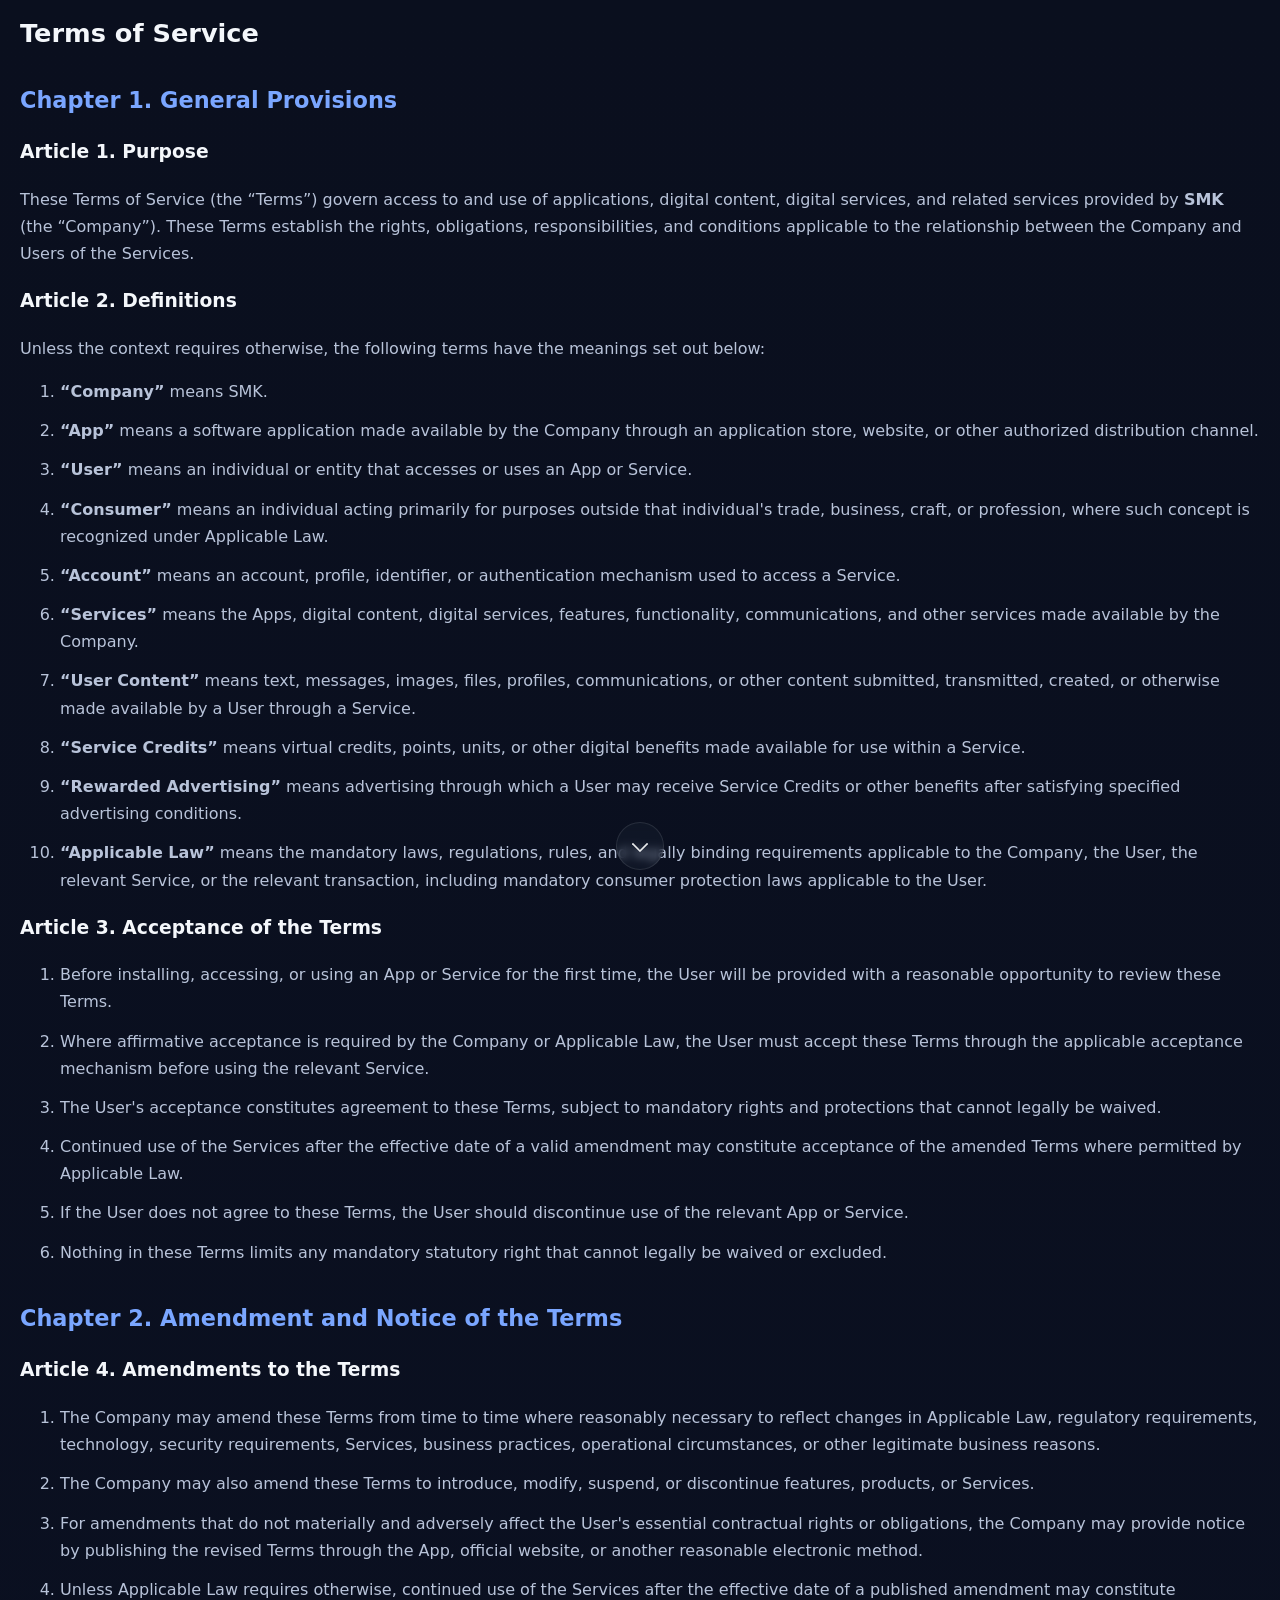
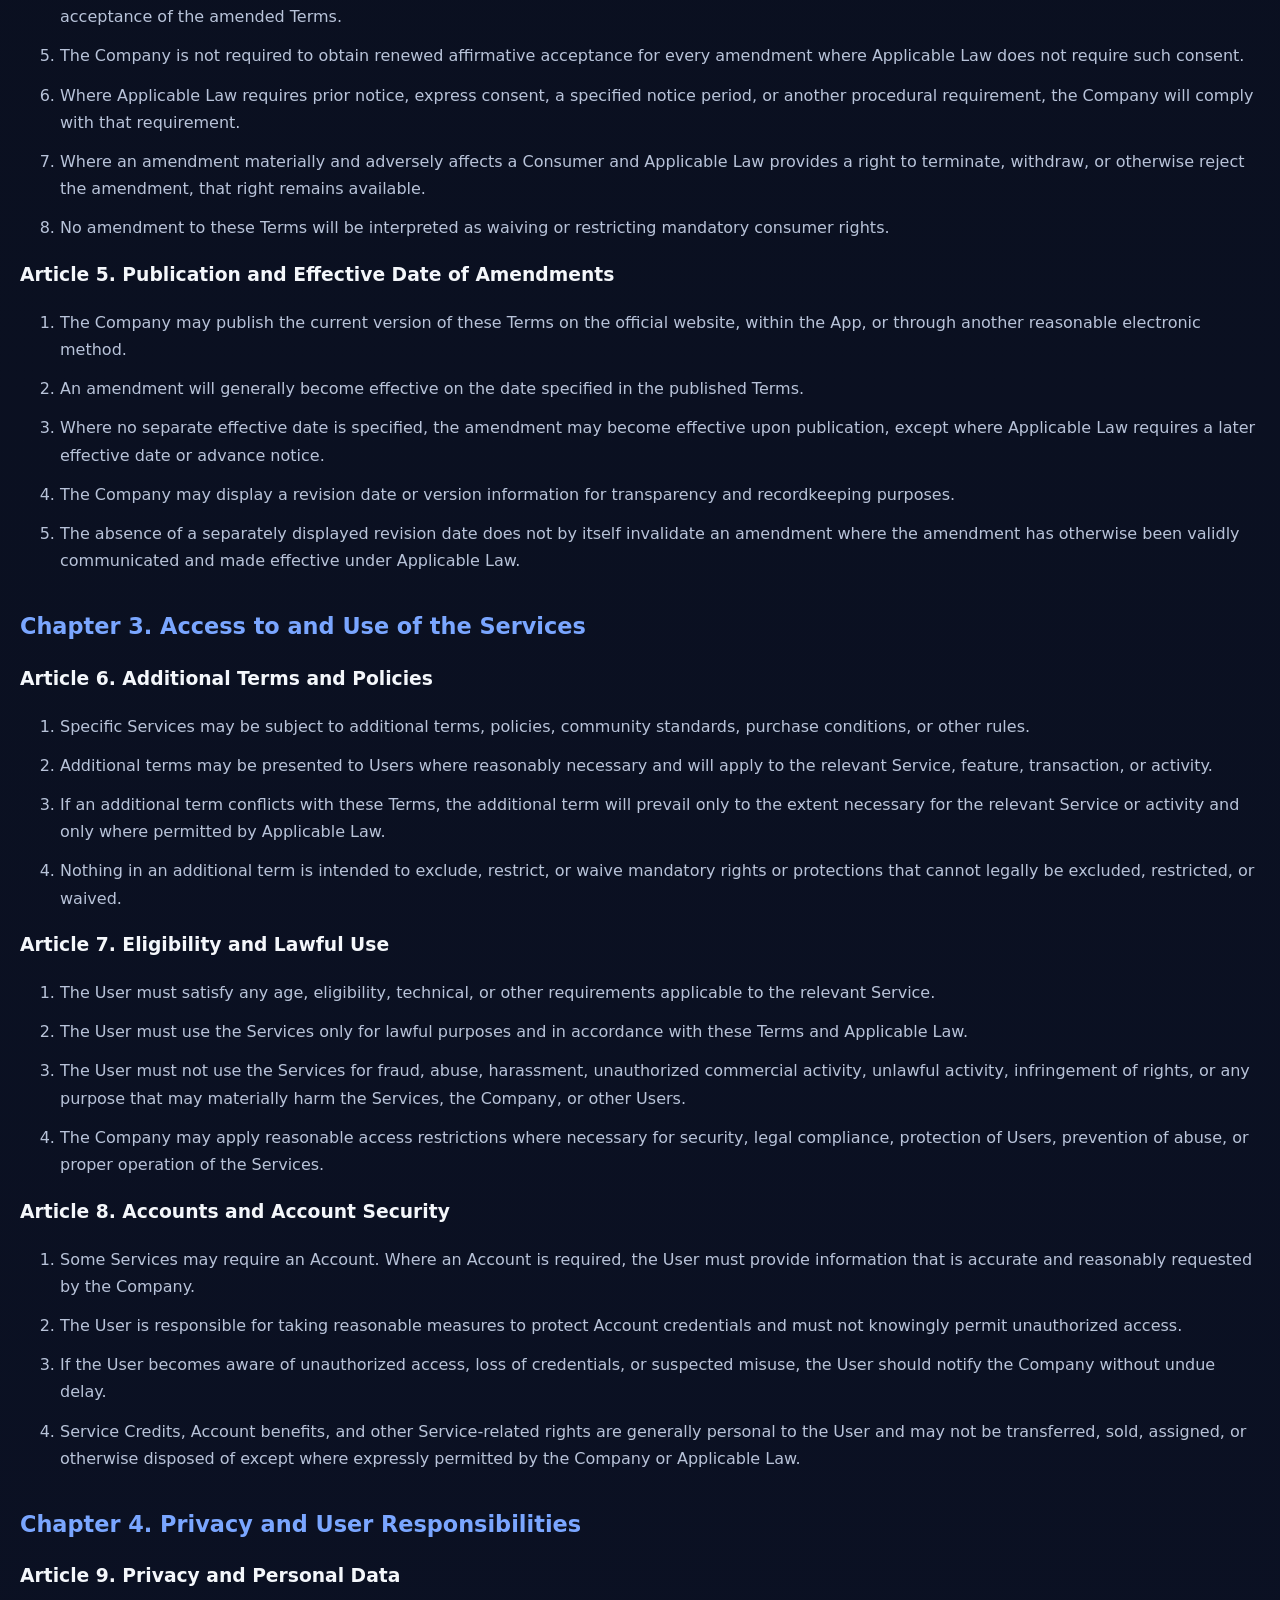
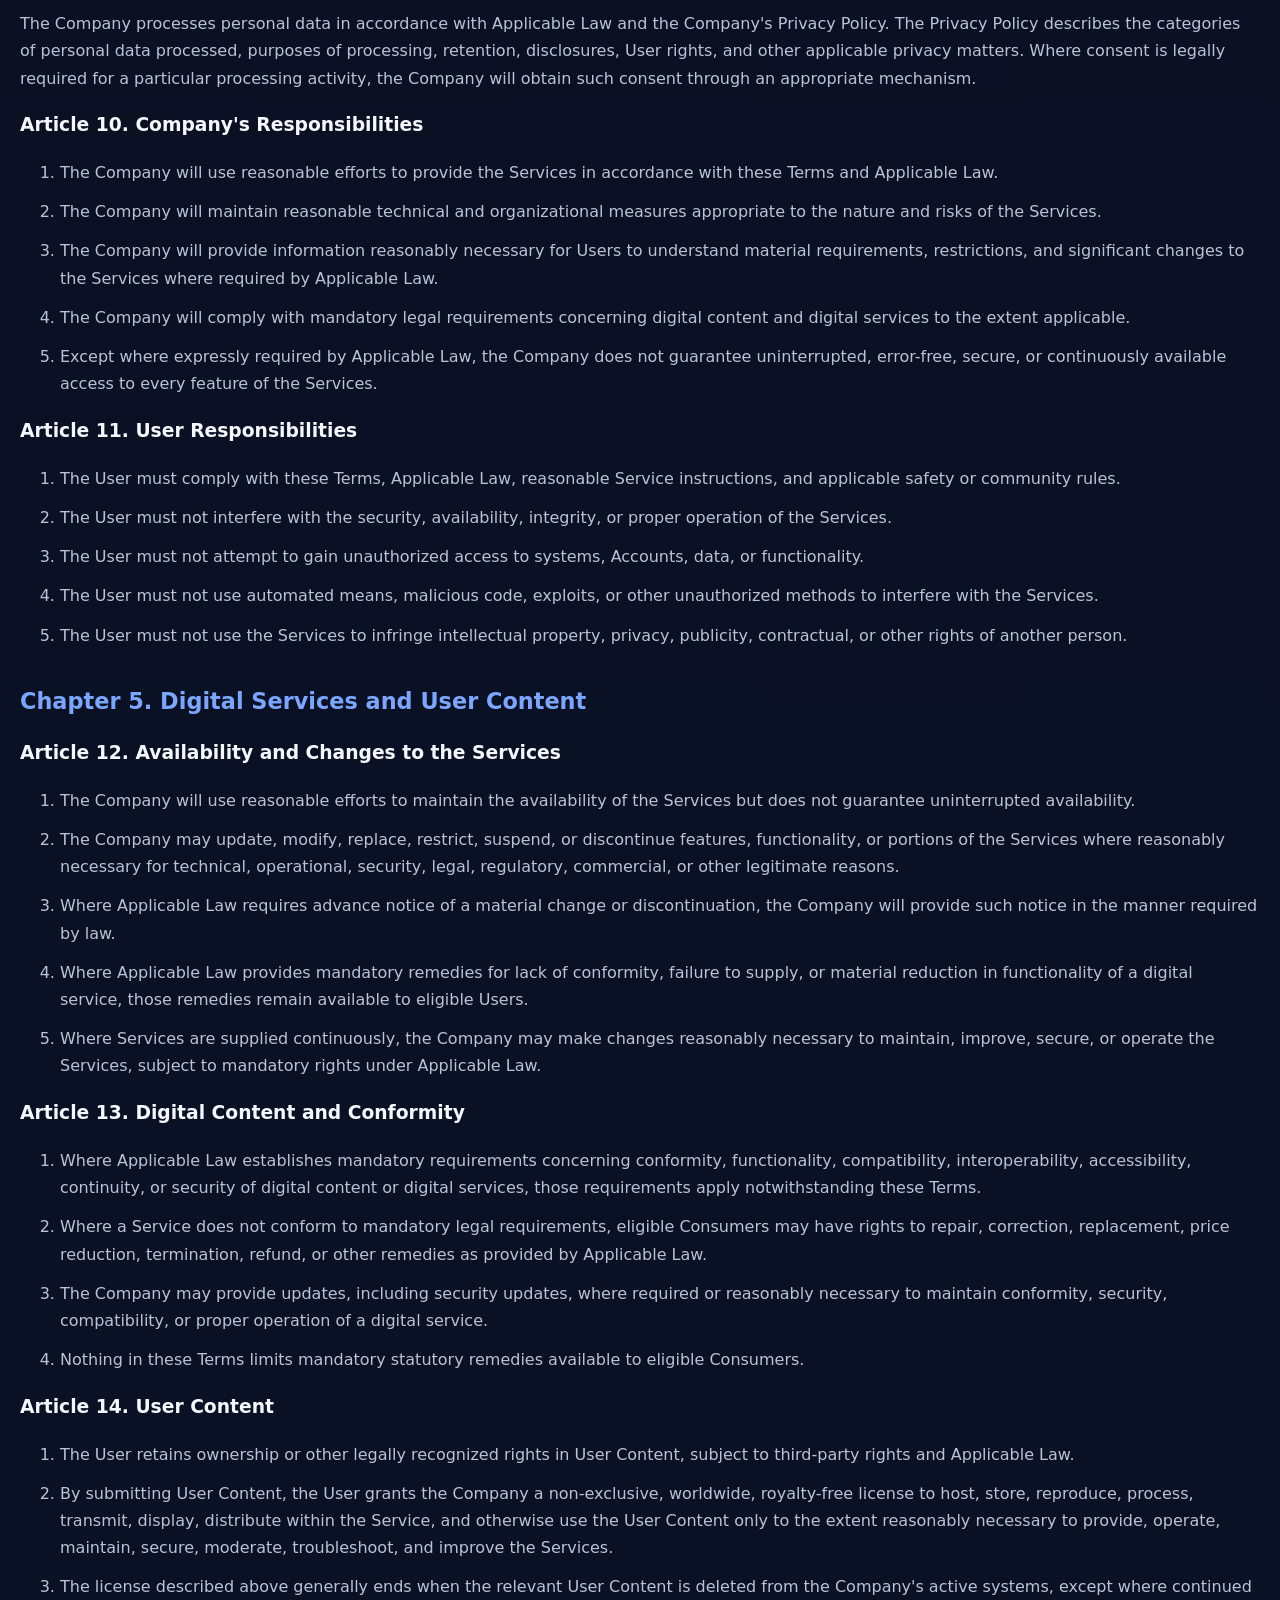
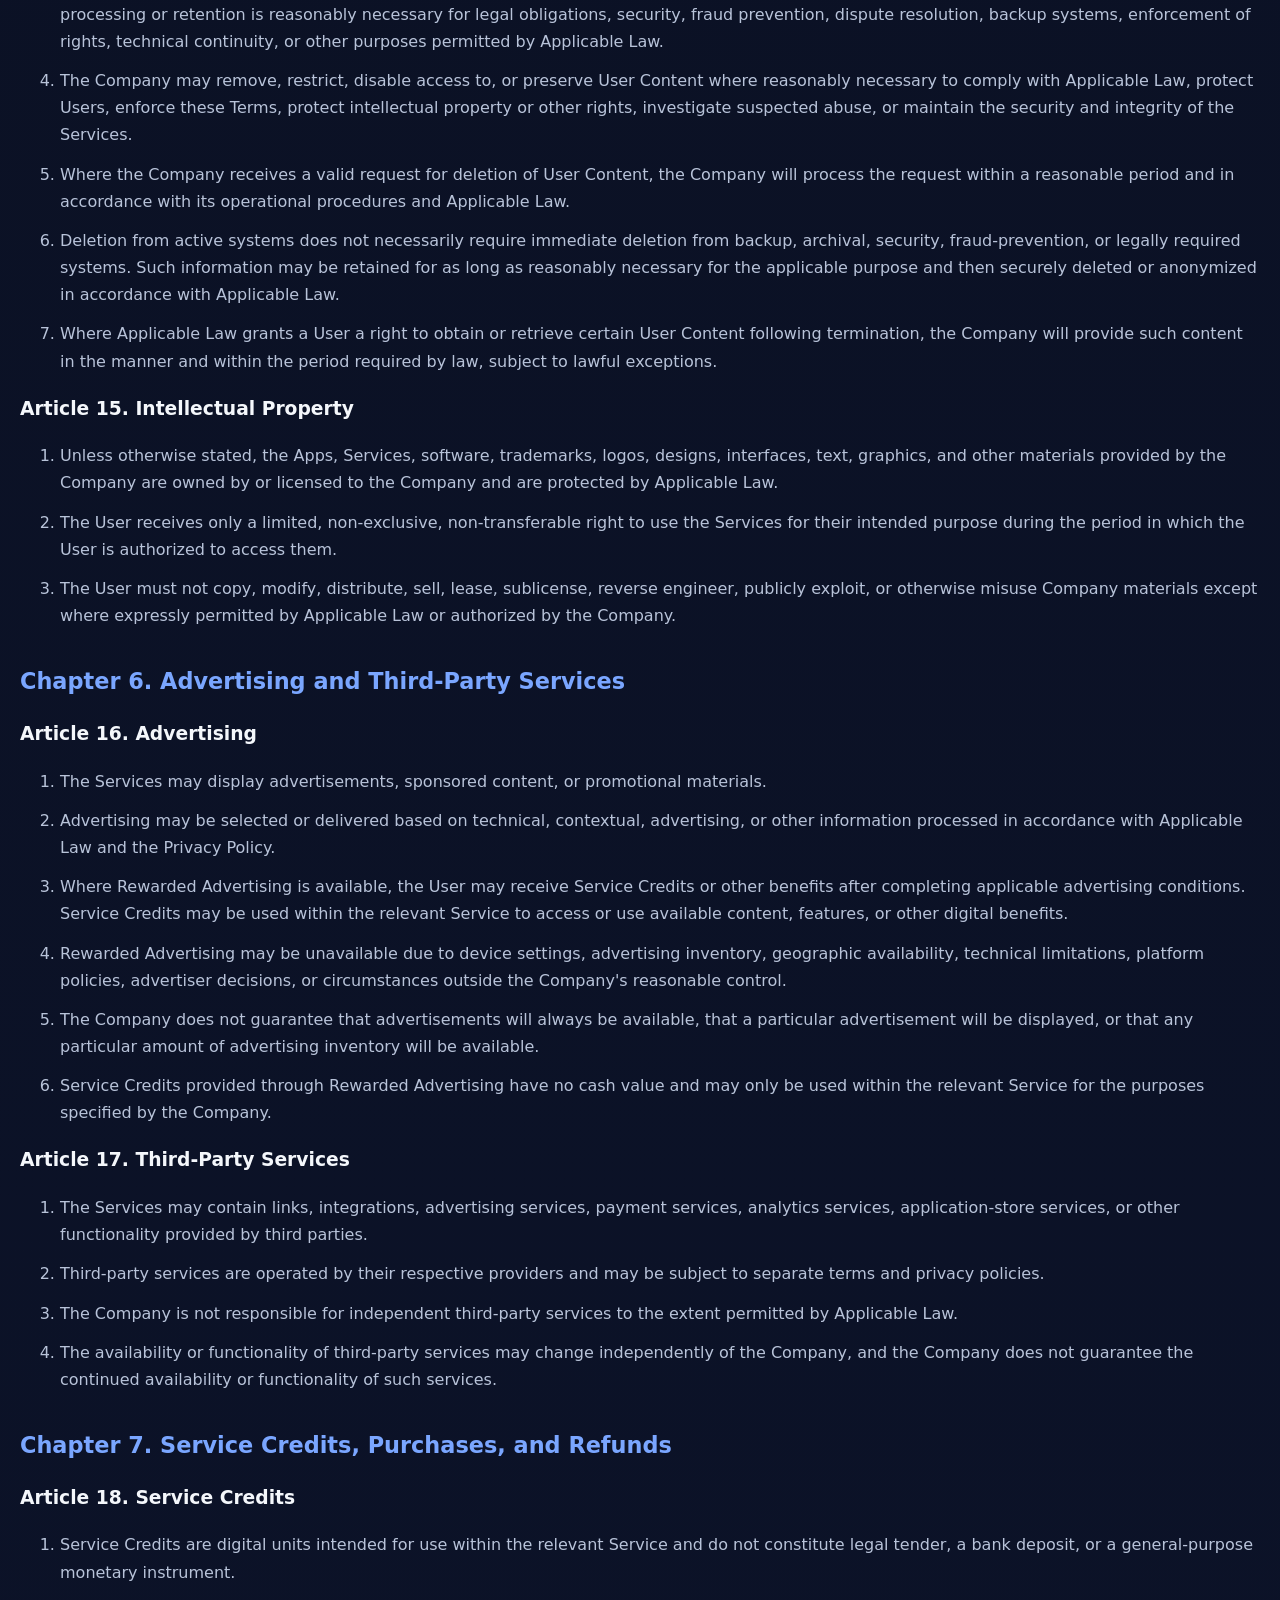
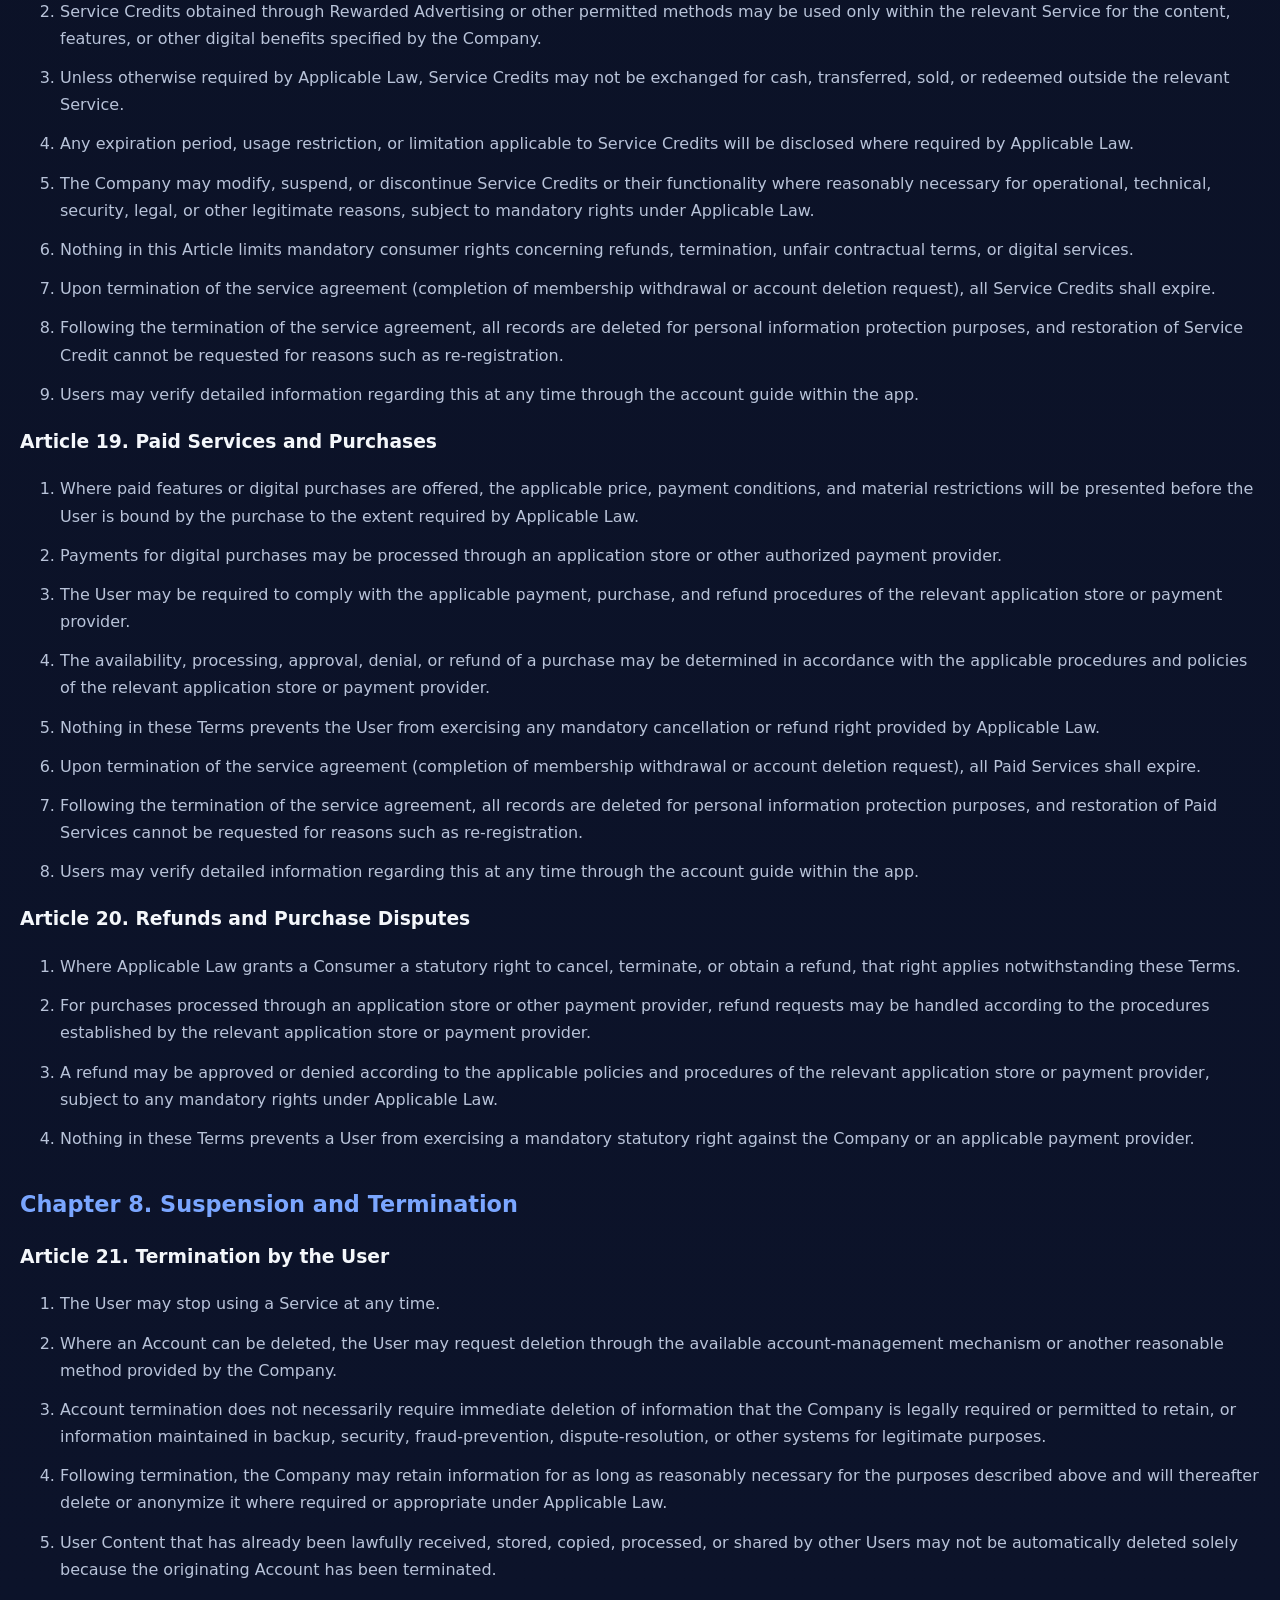
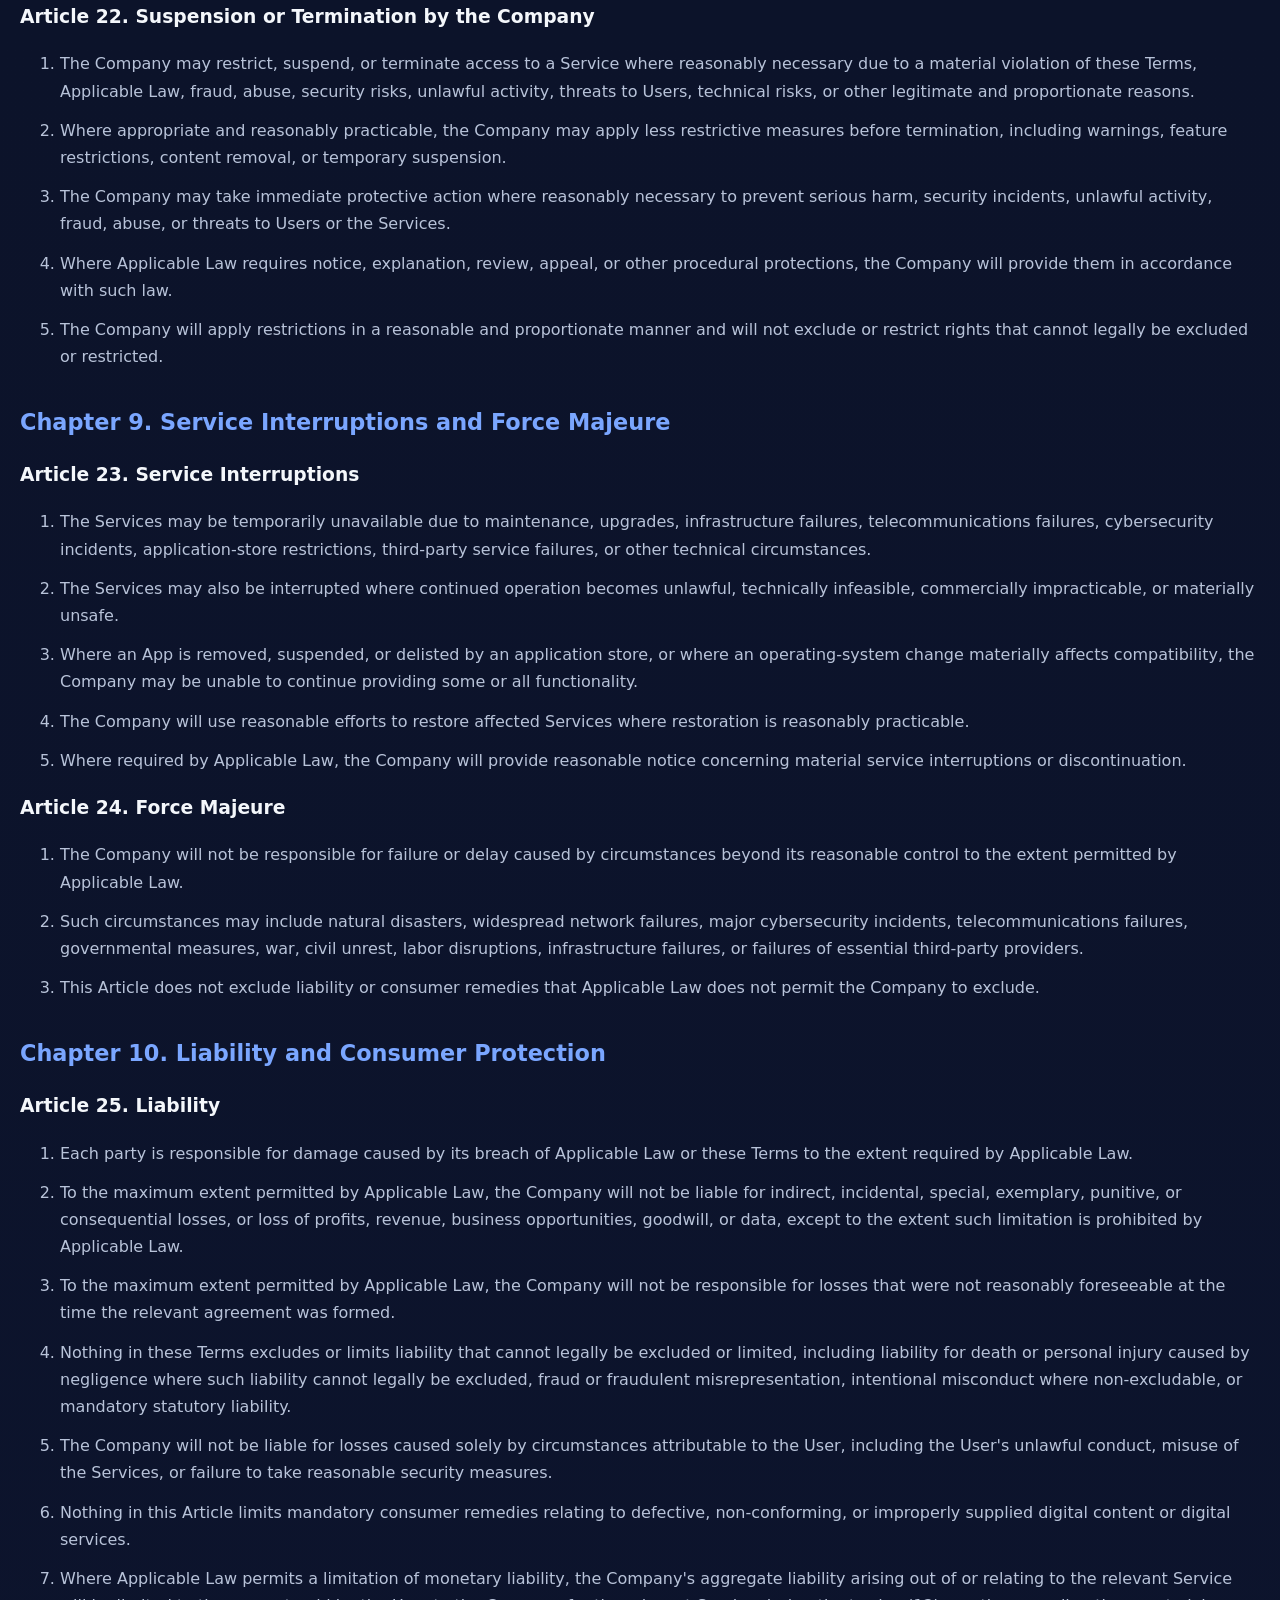
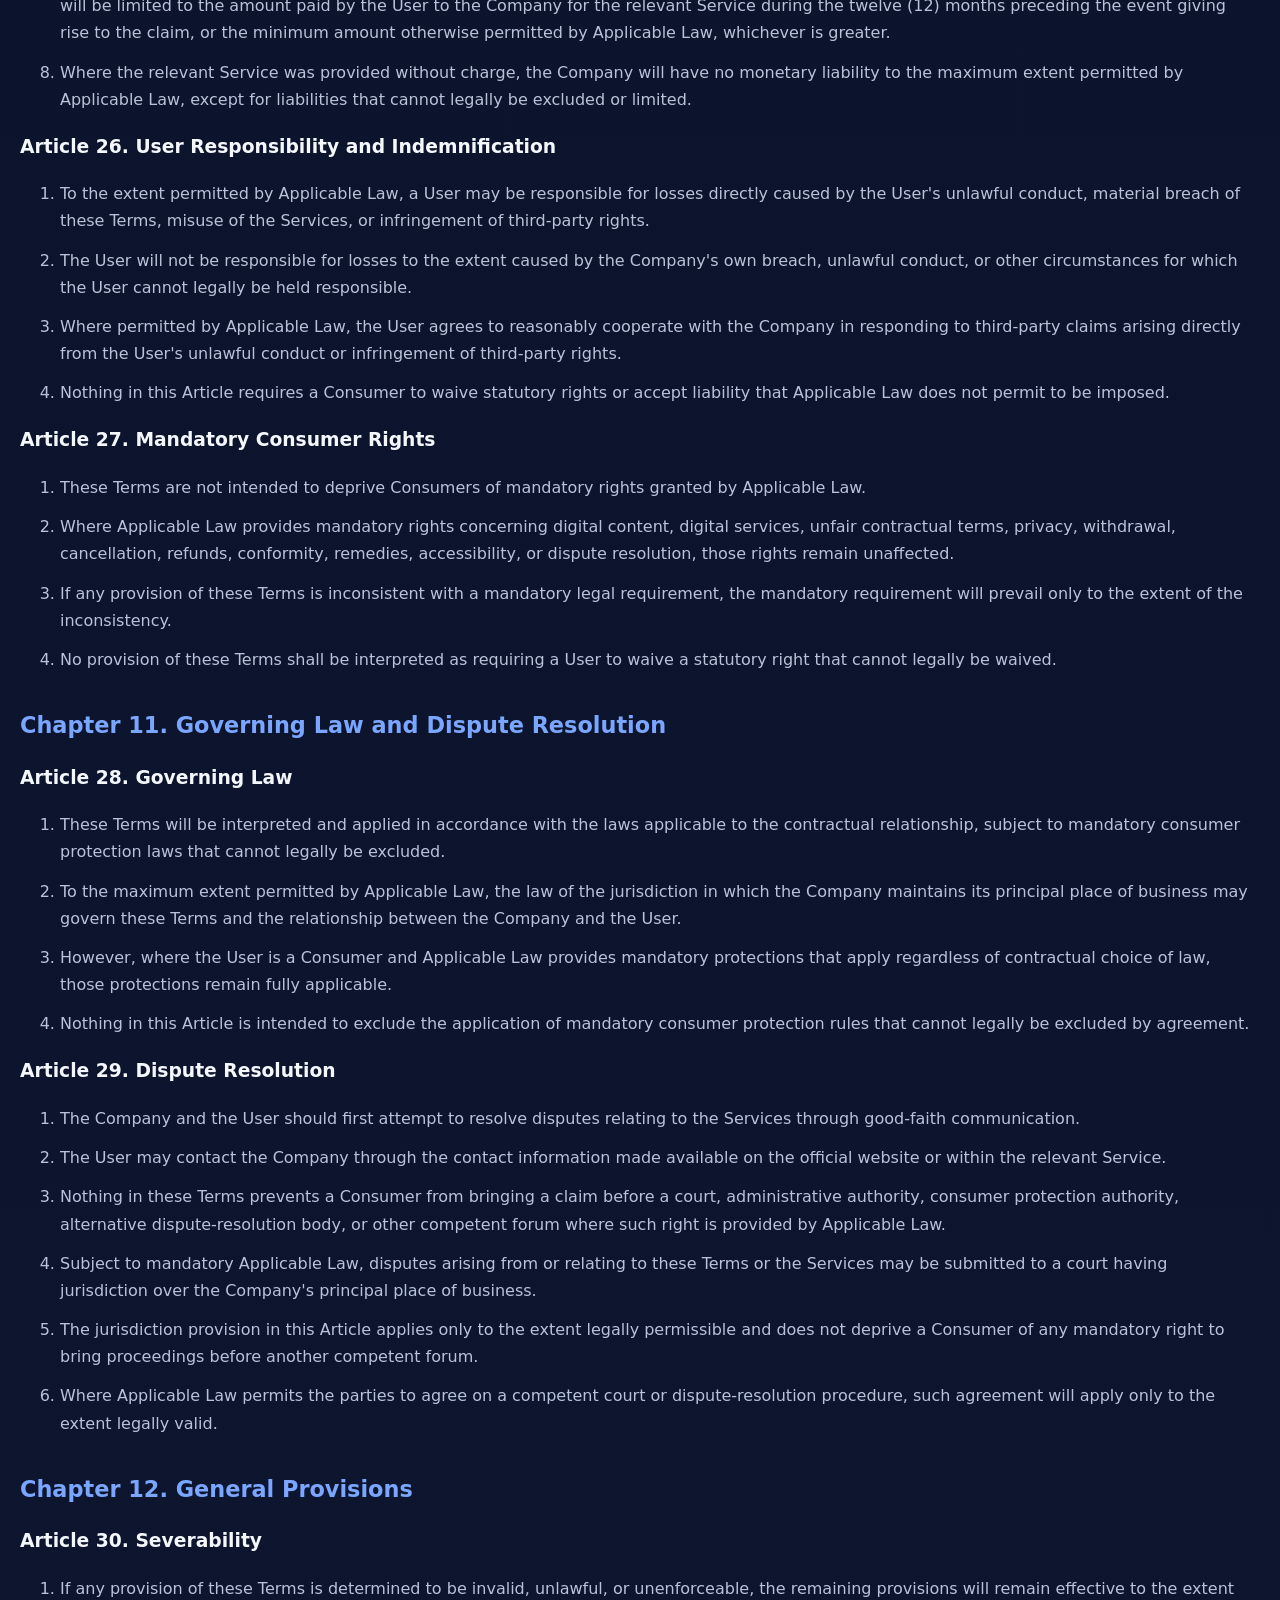
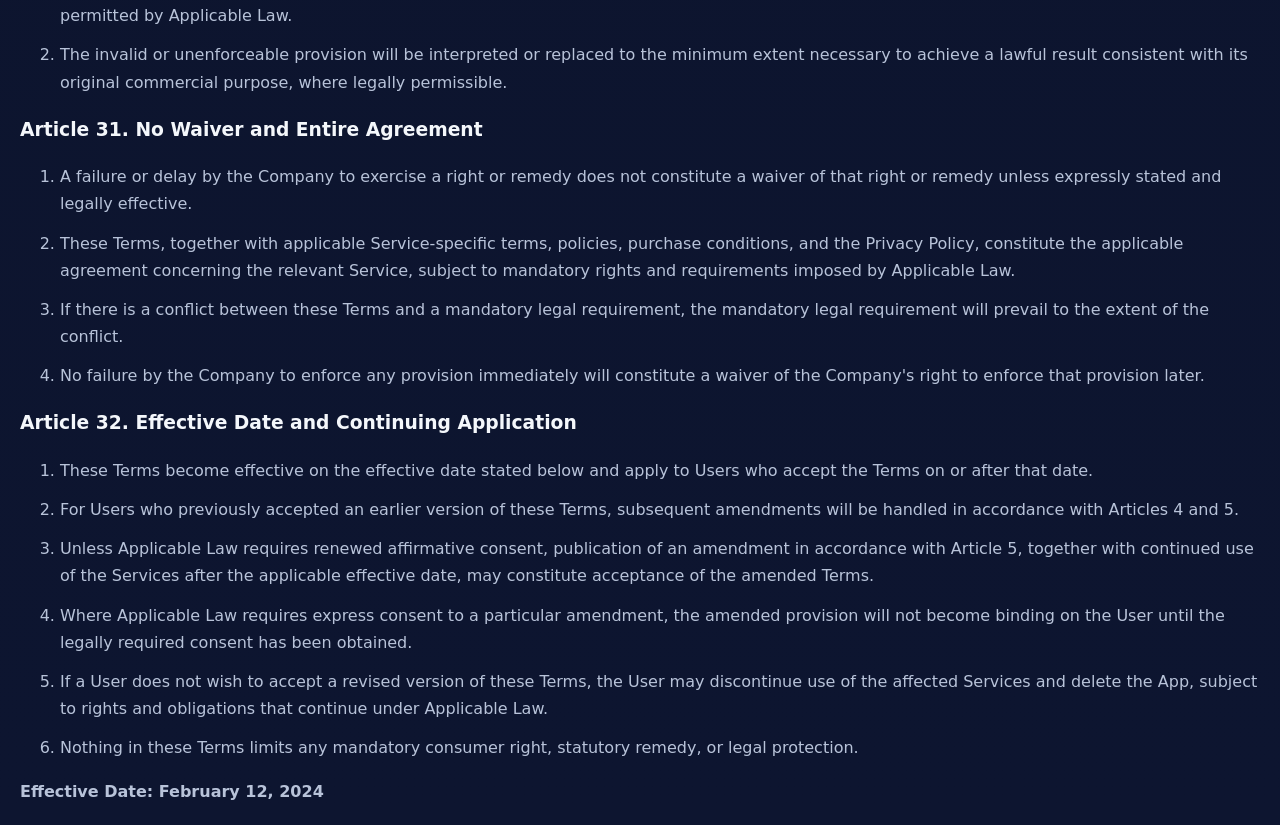
<file: terms-en.html>
<!DOCTYPE html>
<html lang="en">

<head>
    <meta charset="UTF-8">
    <meta name="viewport" content="width=device-width, initial-scale=1.0">

    <title>Terms of Service | SMK DevLabs</title>

    <link rel="canonical" href="https://smk-dev.com/terms-en.html">

    <link rel="stylesheet" href="style.css">
</head>

<body>

    <div class="legal-container">

        <div class="legal-content">

            <h1>Terms of Service</h1>

            <h2>Chapter 1. General Provisions</h2>

            <h3>Article 1. Purpose</h3>

            <p>
                These Terms of Service (the “Terms”) govern access to and use of applications,
                digital content, digital services, and related services provided by
                <strong>SMK</strong> (the “Company”). These Terms establish the rights,
                obligations, responsibilities, and conditions applicable to the relationship
                between the Company and Users of the Services.
            </p>

            <h3>Article 2. Definitions</h3>

            <p>
                Unless the context requires otherwise, the following terms have the meanings
                set out below:
            </p>

            <ol>

                <li>
                    <strong>“Company”</strong> means SMK.
                </li>

                <li>
                    <strong>“App”</strong> means a software application made available by the
                    Company through an application store, website, or other authorized
                    distribution channel.
                </li>

                <li>
                    <strong>“User”</strong> means an individual or entity that accesses or
                    uses an App or Service.
                </li>

                <li>
                    <strong>“Consumer”</strong> means an individual acting primarily for
                    purposes outside that individual's trade, business, craft, or profession,
                    where such concept is recognized under Applicable Law.
                </li>

                <li>
                    <strong>“Account”</strong> means an account, profile, identifier, or
                    authentication mechanism used to access a Service.
                </li>

                <li>
                    <strong>“Services”</strong> means the Apps, digital content, digital
                    services, features, functionality, communications, and other services
                    made available by the Company.
                </li>

                <li>
                    <strong>“User Content”</strong> means text, messages, images, files,
                    profiles, communications, or other content submitted, transmitted,
                    created, or otherwise made available by a User through a Service.
                </li>

                <li>
                    <strong>“Service Credits”</strong> means virtual credits, points, units,
                    or other digital benefits made available for use within a Service.
                </li>

                <li>
                    <strong>“Rewarded Advertising”</strong> means advertising through which
                    a User may receive Service Credits or other benefits after satisfying
                    specified advertising conditions.
                </li>

                <li>
                    <strong>“Applicable Law”</strong> means the mandatory laws, regulations,
                    rules, and legally binding requirements applicable to the Company,
                    the User, the relevant Service, or the relevant transaction, including
                    mandatory consumer protection laws applicable to the User.
                </li>

            </ol>

            <h3>Article 3. Acceptance of the Terms</h3>

            <ol>

                <li>
                    Before installing, accessing, or using an App or Service for the first
                    time, the User will be provided with a reasonable opportunity to review
                    these Terms.
                </li>

                <li>
                    Where affirmative acceptance is required by the Company or Applicable Law,
                    the User must accept these Terms through the applicable acceptance
                    mechanism before using the relevant Service.
                </li>

                <li>
                    The User's acceptance constitutes agreement to these Terms, subject to
                    mandatory rights and protections that cannot legally be waived.
                </li>

                <li>
                    Continued use of the Services after the effective date of a valid
                    amendment may constitute acceptance of the amended Terms where permitted
                    by Applicable Law.
                </li>

                <li>
                    If the User does not agree to these Terms, the User should discontinue
                    use of the relevant App or Service.
                </li>

                <li>
                    Nothing in these Terms limits any mandatory statutory right that cannot
                    legally be waived or excluded.
                </li>

            </ol>

            <h2>Chapter 2. Amendment and Notice of the Terms</h2>

            <h3>Article 4. Amendments to the Terms</h3>

            <ol>

                <li>
                    The Company may amend these Terms from time to time where reasonably
                    necessary to reflect changes in Applicable Law, regulatory requirements,
                    technology, security requirements, Services, business practices,
                    operational circumstances, or other legitimate business reasons.
                </li>

                <li>
                    The Company may also amend these Terms to introduce, modify, suspend,
                    or discontinue features, products, or Services.
                </li>

                <li>
                    For amendments that do not materially and adversely affect the User's
                    essential contractual rights or obligations, the Company may provide
                    notice by publishing the revised Terms through the App, official website,
                    or another reasonable electronic method.
                </li>

                <li>
                    Unless Applicable Law requires otherwise, continued use of the Services
                    after the effective date of a published amendment may constitute
                    acceptance of the amended Terms.
                </li>

                <li>
                    The Company is not required to obtain renewed affirmative acceptance
                    for every amendment where Applicable Law does not require such consent.
                </li>

                <li>
                    Where Applicable Law requires prior notice, express consent, a specified
                    notice period, or another procedural requirement, the Company will comply
                    with that requirement.
                </li>

                <li>
                    Where an amendment materially and adversely affects a Consumer and
                    Applicable Law provides a right to terminate, withdraw, or otherwise
                    reject the amendment, that right remains available.
                </li>

                <li>
                    No amendment to these Terms will be interpreted as waiving or restricting
                    mandatory consumer rights.
                </li>

            </ol>

            <h3>Article 5. Publication and Effective Date of Amendments</h3>

            <ol>

                <li>
                    The Company may publish the current version of these Terms on the
                    official website, within the App, or through another reasonable
                    electronic method.
                </li>

                <li>
                    An amendment will generally become effective on the date specified
                    in the published Terms.
                </li>

                <li>
                    Where no separate effective date is specified, the amendment may become
                    effective upon publication, except where Applicable Law requires a
                    later effective date or advance notice.
                </li>

                <li>
                    The Company may display a revision date or version information for
                    transparency and recordkeeping purposes.
                </li>

                <li>
                    The absence of a separately displayed revision date does not by itself
                    invalidate an amendment where the amendment has otherwise been validly
                    communicated and made effective under Applicable Law.
                </li>

            </ol>

            <h2>Chapter 3. Access to and Use of the Services</h2>

            <h3>Article 6. Additional Terms and Policies</h3>

            <ol>

                <li>
                    Specific Services may be subject to additional terms, policies,
                    community standards, purchase conditions, or other rules.
                </li>

                <li>
                    Additional terms may be presented to Users where reasonably necessary
                    and will apply to the relevant Service, feature, transaction, or activity.
                </li>

                <li>
                    If an additional term conflicts with these Terms, the additional term
                    will prevail only to the extent necessary for the relevant Service or
                    activity and only where permitted by Applicable Law.
                </li>

                <li>
                    Nothing in an additional term is intended to exclude, restrict, or
                    waive mandatory rights or protections that cannot legally be excluded,
                    restricted, or waived.
                </li>

            </ol>

            <h3>Article 7. Eligibility and Lawful Use</h3>

            <ol>

                <li>
                    The User must satisfy any age, eligibility, technical, or other
                    requirements applicable to the relevant Service.
                </li>

                <li>
                    The User must use the Services only for lawful purposes and in accordance
                    with these Terms and Applicable Law.
                </li>

                <li>
                    The User must not use the Services for fraud, abuse, harassment,
                    unauthorized commercial activity, unlawful activity, infringement of
                    rights, or any purpose that may materially harm the Services, the Company,
                    or other Users.
                </li>

                <li>
                    The Company may apply reasonable access restrictions where necessary
                    for security, legal compliance, protection of Users, prevention of abuse,
                    or proper operation of the Services.
                </li>

            </ol>

            <h3>Article 8. Accounts and Account Security</h3>

            <ol>

                <li>
                    Some Services may require an Account. Where an Account is required,
                    the User must provide information that is accurate and reasonably
                    requested by the Company.
                </li>

                <li>
                    The User is responsible for taking reasonable measures to protect
                    Account credentials and must not knowingly permit unauthorized access.
                </li>

                <li>
                    If the User becomes aware of unauthorized access, loss of credentials,
                    or suspected misuse, the User should notify the Company without undue delay.
                </li>

                <li>
                    Service Credits, Account benefits, and other Service-related rights
                    are generally personal to the User and may not be transferred, sold,
                    assigned, or otherwise disposed of except where expressly permitted
                    by the Company or Applicable Law.
                </li>

            </ol>

            <h2>Chapter 4. Privacy and User Responsibilities</h2>

            <h3>Article 9. Privacy and Personal Data</h3>

            <p>
                The Company processes personal data in accordance with Applicable Law and
                the Company's Privacy Policy. The Privacy Policy describes the categories
                of personal data processed, purposes of processing, retention, disclosures,
                User rights, and other applicable privacy matters. Where consent is legally
                required for a particular processing activity, the Company will obtain such
                consent through an appropriate mechanism.
            </p>

            <h3>Article 10. Company's Responsibilities</h3>

            <ol>

                <li>
                    The Company will use reasonable efforts to provide the Services in
                    accordance with these Terms and Applicable Law.
                </li>

                <li>
                    The Company will maintain reasonable technical and organizational
                    measures appropriate to the nature and risks of the Services.
                </li>

                <li>
                    The Company will provide information reasonably necessary for Users
                    to understand material requirements, restrictions, and significant
                    changes to the Services where required by Applicable Law.
                </li>

                <li>
                    The Company will comply with mandatory legal requirements concerning
                    digital content and digital services to the extent applicable.
                </li>

                <li>
                    Except where expressly required by Applicable Law, the Company does
                    not guarantee uninterrupted, error-free, secure, or continuously
                    available access to every feature of the Services.
                </li>

            </ol>

            <h3>Article 11. User Responsibilities</h3>

            <ol>

                <li>
                    The User must comply with these Terms, Applicable Law, reasonable
                    Service instructions, and applicable safety or community rules.
                </li>

                <li>
                    The User must not interfere with the security, availability, integrity,
                    or proper operation of the Services.
                </li>

                <li>
                    The User must not attempt to gain unauthorized access to systems,
                    Accounts, data, or functionality.
                </li>

                <li>
                    The User must not use automated means, malicious code, exploits, or
                    other unauthorized methods to interfere with the Services.
                </li>

                <li>
                    The User must not use the Services to infringe intellectual property,
                    privacy, publicity, contractual, or other rights of another person.
                </li>

            </ol>

            <h2>Chapter 5. Digital Services and User Content</h2>

            <h3>Article 12. Availability and Changes to the Services</h3>

            <ol>

                <li>
                    The Company will use reasonable efforts to maintain the availability
                    of the Services but does not guarantee uninterrupted availability.
                </li>

                <li>
                    The Company may update, modify, replace, restrict, suspend, or
                    discontinue features, functionality, or portions of the Services
                    where reasonably necessary for technical, operational, security,
                    legal, regulatory, commercial, or other legitimate reasons.
                </li>

                <li>
                    Where Applicable Law requires advance notice of a material change or
                    discontinuation, the Company will provide such notice in the manner
                    required by law.
                </li>

                <li>
                    Where Applicable Law provides mandatory remedies for lack of conformity,
                    failure to supply, or material reduction in functionality of a digital
                    service, those remedies remain available to eligible Users.
                </li>

                <li>
                    Where Services are supplied continuously, the Company may make changes
                    reasonably necessary to maintain, improve, secure, or operate the
                    Services, subject to mandatory rights under Applicable Law.
                </li>

            </ol>

            <h3>Article 13. Digital Content and Conformity</h3>

            <ol>

                <li>
                    Where Applicable Law establishes mandatory requirements concerning
                    conformity, functionality, compatibility, interoperability,
                    accessibility, continuity, or security of digital content or digital
                    services, those requirements apply notwithstanding these Terms.
                </li>

                <li>
                    Where a Service does not conform to mandatory legal requirements,
                    eligible Consumers may have rights to repair, correction, replacement,
                    price reduction, termination, refund, or other remedies as provided
                    by Applicable Law.
                </li>

                <li>
                    The Company may provide updates, including security updates, where
                    required or reasonably necessary to maintain conformity, security,
                    compatibility, or proper operation of a digital service.
                </li>

                <li>
                    Nothing in these Terms limits mandatory statutory remedies available
                    to eligible Consumers.
                </li>

            </ol>

            <h3>Article 14. User Content</h3>

            <ol>

                <li>
                    The User retains ownership or other legally recognized rights in
                    User Content, subject to third-party rights and Applicable Law.
                </li>

                <li>
                    By submitting User Content, the User grants the Company a non-exclusive,
                    worldwide, royalty-free license to host, store, reproduce, process,
                    transmit, display, distribute within the Service, and otherwise use
                    the User Content only to the extent reasonably necessary to provide,
                    operate, maintain, secure, moderate, troubleshoot, and improve the
                    Services.
                </li>

                <li>
                    The license described above generally ends when the relevant User
                    Content is deleted from the Company's active systems, except where
                    continued processing or retention is reasonably necessary for legal
                    obligations, security, fraud prevention, dispute resolution, backup
                    systems, enforcement of rights, technical continuity, or other purposes
                    permitted by Applicable Law.
                </li>

                <li>
                    The Company may remove, restrict, disable access to, or preserve
                    User Content where reasonably necessary to comply with Applicable Law,
                    protect Users, enforce these Terms, protect intellectual property
                    or other rights, investigate suspected abuse, or maintain the security
                    and integrity of the Services.
                </li>

                <li>
                    Where the Company receives a valid request for deletion of User Content,
                    the Company will process the request within a reasonable period and
                    in accordance with its operational procedures and Applicable Law.
                </li>

                <li>
                    Deletion from active systems does not necessarily require immediate
                    deletion from backup, archival, security, fraud-prevention, or legally
                    required systems. Such information may be retained for as long as
                    reasonably necessary for the applicable purpose and then securely
                    deleted or anonymized in accordance with Applicable Law.
                </li>

                <li>
                    Where Applicable Law grants a User a right to obtain or retrieve certain
                    User Content following termination, the Company will provide such
                    content in the manner and within the period required by law, subject
                    to lawful exceptions.
                </li>

            </ol>

            <h3>Article 15. Intellectual Property</h3>

            <ol>

                <li>
                    Unless otherwise stated, the Apps, Services, software, trademarks,
                    logos, designs, interfaces, text, graphics, and other materials
                    provided by the Company are owned by or licensed to the Company and
                    are protected by Applicable Law.
                </li>

                <li>
                    The User receives only a limited, non-exclusive, non-transferable
                    right to use the Services for their intended purpose during the period
                    in which the User is authorized to access them.
                </li>

                <li>
                    The User must not copy, modify, distribute, sell, lease, sublicense,
                    reverse engineer, publicly exploit, or otherwise misuse Company
                    materials except where expressly permitted by Applicable Law or
                    authorized by the Company.
                </li>

            </ol>

            <h2>Chapter 6. Advertising and Third-Party Services</h2>

            <h3>Article 16. Advertising</h3>

            <ol>

                <li>
                    The Services may display advertisements, sponsored content, or
                    promotional materials.
                </li>

                <li>
                    Advertising may be selected or delivered based on technical,
                    contextual, advertising, or other information processed in accordance
                    with Applicable Law and the Privacy Policy.
                </li>

                <li>
                    Where Rewarded Advertising is available, the User may receive Service
                    Credits or other benefits after completing applicable advertising
                    conditions. Service Credits may be used within the relevant Service
                    to access or use available content, features, or other digital benefits.
                </li>

                <li>
                    Rewarded Advertising may be unavailable due to device settings,
                    advertising inventory, geographic availability, technical limitations,
                    platform policies, advertiser decisions, or circumstances outside
                    the Company's reasonable control.
                </li>

                <li>
                    The Company does not guarantee that advertisements will always be
                    available, that a particular advertisement will be displayed, or
                    that any particular amount of advertising inventory will be available.
                </li>

                <li>
                    Service Credits provided through Rewarded Advertising have no cash
                    value and may only be used within the relevant Service for the
                    purposes specified by the Company.
                </li>

            </ol>

            <h3>Article 17. Third-Party Services</h3>

            <ol>

                <li>
                    The Services may contain links, integrations, advertising services,
                    payment services, analytics services, application-store services,
                    or other functionality provided by third parties.
                </li>

                <li>
                    Third-party services are operated by their respective providers and
                    may be subject to separate terms and privacy policies.
                </li>

                <li>
                    The Company is not responsible for independent third-party services
                    to the extent permitted by Applicable Law.
                </li>

                <li>
                    The availability or functionality of third-party services may change
                    independently of the Company, and the Company does not guarantee the
                    continued availability or functionality of such services.
                </li>

            </ol>

            <h2>Chapter 7. Service Credits, Purchases, and Refunds</h2>

            <h3>Article 18. Service Credits</h3>

            <ol>

                <li>
                    Service Credits are digital units intended for use within the relevant
                    Service and do not constitute legal tender, a bank deposit, or a
                    general-purpose monetary instrument.
                </li>

                <li>
                    Service Credits obtained through Rewarded Advertising or other
                    permitted methods may be used only within the relevant Service for
                    the content, features, or other digital benefits specified by the Company.
                </li>

                <li>
                    Unless otherwise required by Applicable Law, Service Credits may not
                    be exchanged for cash, transferred, sold, or redeemed outside the
                    relevant Service.
                </li>

                <li>
                    Any expiration period, usage restriction, or limitation applicable
                    to Service Credits will be disclosed where required by Applicable Law.
                </li>

                <li>
                    The Company may modify, suspend, or discontinue Service Credits or
                    their functionality where reasonably necessary for operational,
                    technical, security, legal, or other legitimate reasons, subject
                    to mandatory rights under Applicable Law.
                </li>

                <li>
                    Nothing in this Article limits mandatory consumer rights concerning
                    refunds, termination, unfair contractual terms, or digital services.
                </li>
                <li>
                    Upon termination of the service agreement (completion of membership withdrawal or account deletion request), all
                    Service Credits shall expire.
                </li>
                <li>
                    Following the termination of the service agreement, all records are deleted for personal information protection
                    purposes, and restoration of Service Credit cannot be requested for reasons such as re-registration.
                </li>
                <li>
                    Users may verify detailed information regarding this at any time through the account guide within the app.
                </li>
            </ol>

            <h3>Article 19. Paid Services and Purchases</h3>

            <ol>

                <li>
                    Where paid features or digital purchases are offered, the applicable
                    price, payment conditions, and material restrictions will be presented
                    before the User is bound by the purchase to the extent required by
                    Applicable Law.
                </li>

                <li>
                    Payments for digital purchases may be processed through an application
                    store or other authorized payment provider.
                </li>

                <li>
                    The User may be required to comply with the applicable payment,
                    purchase, and refund procedures of the relevant application store
                    or payment provider.
                </li>

                <li>
                    The availability, processing, approval, denial, or refund of a purchase
                    may be determined in accordance with the applicable procedures and
                    policies of the relevant application store or payment provider.
                </li>

                <li>
                    Nothing in these Terms prevents the User from exercising any mandatory
                    cancellation or refund right provided by Applicable Law.
                </li>
                <li>
                    Upon termination of the service agreement (completion of membership withdrawal or account deletion request), all
                    Paid Services shall expire.
                </li>
                <li>
                    Following the termination of the service agreement, all records are deleted for personal information protection
                    purposes, and restoration of Paid Services cannot be requested for reasons such as re-registration.
                </li>
                <li>
                    Users may verify detailed information regarding this at any time through the account guide within the app.
                </li>
            </ol>

            <h3>Article 20. Refunds and Purchase Disputes</h3>

            <ol>

                <li>
                    Where Applicable Law grants a Consumer a statutory right to cancel,
                    terminate, or obtain a refund, that right applies notwithstanding
                    these Terms.
                </li>

                <li>
                    For purchases processed through an application store or other payment
                    provider, refund requests may be handled according to the procedures
                    established by the relevant application store or payment provider.
                </li>

                <li>
                    A refund may be approved or denied according to the applicable
                    policies and procedures of the relevant application store or payment
                    provider, subject to any mandatory rights under Applicable Law.
                </li>

                <li>
                    Nothing in these Terms prevents a User from exercising a mandatory
                    statutory right against the Company or an applicable payment provider.
                </li>

            </ol>

            <h2>Chapter 8. Suspension and Termination</h2>

            <h3>Article 21. Termination by the User</h3>

            <ol>

                <li>
                    The User may stop using a Service at any time.
                </li>

                <li>
                    Where an Account can be deleted, the User may request deletion through
                    the available account-management mechanism or another reasonable
                    method provided by the Company.
                </li>

                <li>
                    Account termination does not necessarily require immediate deletion
                    of information that the Company is legally required or permitted to
                    retain, or information maintained in backup, security, fraud-prevention,
                    dispute-resolution, or other systems for legitimate purposes.
                </li>

                <li>
                    Following termination, the Company may retain information for as long
                    as reasonably necessary for the purposes described above and will
                    thereafter delete or anonymize it where required or appropriate under
                    Applicable Law.
                </li>

                <li>
                    User Content that has already been lawfully received, stored, copied,
                    processed, or shared by other Users may not be automatically deleted
                    solely because the originating Account has been terminated.
                </li>

            </ol>

            <h3>Article 22. Suspension or Termination by the Company</h3>

            <ol>

                <li>
                    The Company may restrict, suspend, or terminate access to a Service
                    where reasonably necessary due to a material violation of these Terms,
                    Applicable Law, fraud, abuse, security risks, unlawful activity,
                    threats to Users, technical risks, or other legitimate and proportionate
                    reasons.
                </li>

                <li>
                    Where appropriate and reasonably practicable, the Company may apply
                    less restrictive measures before termination, including warnings,
                    feature restrictions, content removal, or temporary suspension.
                </li>

                <li>
                    The Company may take immediate protective action where reasonably
                    necessary to prevent serious harm, security incidents, unlawful
                    activity, fraud, abuse, or threats to Users or the Services.
                </li>

                <li>
                    Where Applicable Law requires notice, explanation, review, appeal,
                    or other procedural protections, the Company will provide them in
                    accordance with such law.
                </li>

                <li>
                    The Company will apply restrictions in a reasonable and proportionate
                    manner and will not exclude or restrict rights that cannot legally
                    be excluded or restricted.
                </li>

            </ol>

            <h2>Chapter 9. Service Interruptions and Force Majeure</h2>

            <h3>Article 23. Service Interruptions</h3>

            <ol>

                <li>
                    The Services may be temporarily unavailable due to maintenance,
                    upgrades, infrastructure failures, telecommunications failures,
                    cybersecurity incidents, application-store restrictions, third-party
                    service failures, or other technical circumstances.
                </li>

                <li>
                    The Services may also be interrupted where continued operation becomes
                    unlawful, technically infeasible, commercially impracticable, or
                    materially unsafe.
                </li>

                <li>
                    Where an App is removed, suspended, or delisted by an application
                    store, or where an operating-system change materially affects
                    compatibility, the Company may be unable to continue providing some
                    or all functionality.
                </li>

                <li>
                    The Company will use reasonable efforts to restore affected Services
                    where restoration is reasonably practicable.
                </li>

                <li>
                    Where required by Applicable Law, the Company will provide reasonable
                    notice concerning material service interruptions or discontinuation.
                </li>

            </ol>

            <h3>Article 24. Force Majeure</h3>

            <ol>

                <li>
                    The Company will not be responsible for failure or delay caused by
                    circumstances beyond its reasonable control to the extent permitted
                    by Applicable Law.
                </li>

                <li>
                    Such circumstances may include natural disasters, widespread network
                    failures, major cybersecurity incidents, telecommunications failures,
                    governmental measures, war, civil unrest, labor disruptions,
                    infrastructure failures, or failures of essential third-party providers.
                </li>

                <li>
                    This Article does not exclude liability or consumer remedies that
                    Applicable Law does not permit the Company to exclude.
                </li>

            </ol>

            <h2>Chapter 10. Liability and Consumer Protection</h2>

            <h3>Article 25. Liability</h3>

            <ol>

                <li>
                    Each party is responsible for damage caused by its breach of Applicable
                    Law or these Terms to the extent required by Applicable Law.
                </li>

                <li>
                    To the maximum extent permitted by Applicable Law, the Company will
                    not be liable for indirect, incidental, special, exemplary, punitive,
                    or consequential losses, or loss of profits, revenue, business
                    opportunities, goodwill, or data, except to the extent such limitation
                    is prohibited by Applicable Law.
                </li>

                <li>
                    To the maximum extent permitted by Applicable Law, the Company will
                    not be responsible for losses that were not reasonably foreseeable
                    at the time the relevant agreement was formed.
                </li>

                <li>
                    Nothing in these Terms excludes or limits liability that cannot legally
                    be excluded or limited, including liability for death or personal
                    injury caused by negligence where such liability cannot legally be
                    excluded, fraud or fraudulent misrepresentation, intentional misconduct
                    where non-excludable, or mandatory statutory liability.
                </li>

                <li>
                    The Company will not be liable for losses caused solely by circumstances
                    attributable to the User, including the User's unlawful conduct,
                    misuse of the Services, or failure to take reasonable security measures.
                </li>

                <li>
                    Nothing in this Article limits mandatory consumer remedies relating
                    to defective, non-conforming, or improperly supplied digital content
                    or digital services.
                </li>

                <li>
                    Where Applicable Law permits a limitation of monetary liability,
                    the Company's aggregate liability arising out of or relating to
                    the relevant Service will be limited to the amount paid by the User
                    to the Company for the relevant Service during the twelve (12) months
                    preceding the event giving rise to the claim, or the minimum amount
                    otherwise permitted by Applicable Law, whichever is greater.
                </li>

                <li>
                    Where the relevant Service was provided without charge, the Company
                    will have no monetary liability to the maximum extent permitted by
                    Applicable Law, except for liabilities that cannot legally be excluded
                    or limited.
                </li>

            </ol>

            <h3>Article 26. User Responsibility and Indemnification</h3>

            <ol>

                <li>
                    To the extent permitted by Applicable Law, a User may be responsible
                    for losses directly caused by the User's unlawful conduct, material
                    breach of these Terms, misuse of the Services, or infringement of
                    third-party rights.
                </li>

                <li>
                    The User will not be responsible for losses to the extent caused by
                    the Company's own breach, unlawful conduct, or other circumstances
                    for which the User cannot legally be held responsible.
                </li>

                <li>
                    Where permitted by Applicable Law, the User agrees to reasonably
                    cooperate with the Company in responding to third-party claims arising
                    directly from the User's unlawful conduct or infringement of third-party
                    rights.
                </li>

                <li>
                    Nothing in this Article requires a Consumer to waive statutory rights
                    or accept liability that Applicable Law does not permit to be imposed.
                </li>

            </ol>

            <h3>Article 27. Mandatory Consumer Rights</h3>

            <ol>

                <li>
                    These Terms are not intended to deprive Consumers of mandatory rights
                    granted by Applicable Law.
                </li>

                <li>
                    Where Applicable Law provides mandatory rights concerning digital
                    content, digital services, unfair contractual terms, privacy,
                    withdrawal, cancellation, refunds, conformity, remedies,
                    accessibility, or dispute resolution, those rights remain unaffected.
                </li>

                <li>
                    If any provision of these Terms is inconsistent with a mandatory legal
                    requirement, the mandatory requirement will prevail only to the extent
                    of the inconsistency.
                </li>

                <li>
                    No provision of these Terms shall be interpreted as requiring a User
                    to waive a statutory right that cannot legally be waived.
                </li>

            </ol>

            <h2>Chapter 11. Governing Law and Dispute Resolution</h2>

            <h3>Article 28. Governing Law</h3>

            <ol>

                <li>
                    These Terms will be interpreted and applied in accordance with the
                    laws applicable to the contractual relationship, subject to mandatory
                    consumer protection laws that cannot legally be excluded.
                </li>

                <li>
                    To the maximum extent permitted by Applicable Law, the law of the
                    jurisdiction in which the Company maintains its principal place of
                    business may govern these Terms and the relationship between the
                    Company and the User.
                </li>

                <li>
                    However, where the User is a Consumer and Applicable Law provides
                    mandatory protections that apply regardless of contractual choice
                    of law, those protections remain fully applicable.
                </li>

                <li>
                    Nothing in this Article is intended to exclude the application of
                    mandatory consumer protection rules that cannot legally be excluded
                    by agreement.
                </li>

            </ol>

            <h3>Article 29. Dispute Resolution</h3>

            <ol>

                <li>
                    The Company and the User should first attempt to resolve disputes
                    relating to the Services through good-faith communication.
                </li>

                <li>
                    The User may contact the Company through the contact information
                    made available on the official website or within the relevant Service.
                </li>

                <li>
                    Nothing in these Terms prevents a Consumer from bringing a claim
                    before a court, administrative authority, consumer protection
                    authority, alternative dispute-resolution body, or other competent
                    forum where such right is provided by Applicable Law.
                </li>

                <li>
                    Subject to mandatory Applicable Law, disputes arising from or relating
                    to these Terms or the Services may be submitted to a court having
                    jurisdiction over the Company's principal place of business.
                </li>

                <li>
                    The jurisdiction provision in this Article applies only to the extent
                    legally permissible and does not deprive a Consumer of any mandatory
                    right to bring proceedings before another competent forum.
                </li>

                <li>
                    Where Applicable Law permits the parties to agree on a competent court
                    or dispute-resolution procedure, such agreement will apply only to the
                    extent legally valid.
                </li>

            </ol>

            <h2>Chapter 12. General Provisions</h2>

            <h3>Article 30. Severability</h3>

            <ol>

                <li>
                    If any provision of these Terms is determined to be invalid, unlawful,
                    or unenforceable, the remaining provisions will remain effective to
                    the extent permitted by Applicable Law.
                </li>

                <li>
                    The invalid or unenforceable provision will be interpreted or replaced
                    to the minimum extent necessary to achieve a lawful result consistent
                    with its original commercial purpose, where legally permissible.
                </li>

            </ol>

            <h3>Article 31. No Waiver and Entire Agreement</h3>

            <ol>

                <li>
                    A failure or delay by the Company to exercise a right or remedy does
                    not constitute a waiver of that right or remedy unless expressly stated
                    and legally effective.
                </li>

                <li>
                    These Terms, together with applicable Service-specific terms, policies,
                    purchase conditions, and the Privacy Policy, constitute the applicable
                    agreement concerning the relevant Service, subject to mandatory rights
                    and requirements imposed by Applicable Law.
                </li>

                <li>
                    If there is a conflict between these Terms and a mandatory legal
                    requirement, the mandatory legal requirement will prevail to the extent
                    of the conflict.
                </li>

                <li>
                    No failure by the Company to enforce any provision immediately will
                    constitute a waiver of the Company's right to enforce that provision
                    later.
                </li>

            </ol>

            <h3>Article 32. Effective Date and Continuing Application</h3>

            <ol>

                <li>
                    These Terms become effective on the effective date stated below and
                    apply to Users who accept the Terms on or after that date.
                </li>

                <li>
                    For Users who previously accepted an earlier version of these Terms,
                    subsequent amendments will be handled in accordance with Articles 4
                    and 5.
                </li>

                <li>
                    Unless Applicable Law requires renewed affirmative consent,
                    publication of an amendment in accordance with Article 5, together
                    with continued use of the Services after the applicable effective
                    date, may constitute acceptance of the amended Terms.
                </li>

                <li>
                    Where Applicable Law requires express consent to a particular amendment,
                    the amended provision will not become binding on the User until the
                    legally required consent has been obtained.
                </li>

                <li>
                    If a User does not wish to accept a revised version of these Terms,
                    the User may discontinue use of the affected Services and delete the
                    App, subject to rights and obligations that continue under Applicable Law.
                </li>

                <li>
                    Nothing in these Terms limits any mandatory consumer right, statutory
                    remedy, or legal protection.
                </li>

            </ol>

            <p>
                <strong>Effective Date: February 12, 2024</strong>
            </p>

        </div>
    </div>

    <!-- Scroll-to-bottom button -->
    <button id="scroll-bottom-button" type="button" aria-label="Scroll to bottom" title="Scroll to bottom">
    </button>
    <script>
        /*
         * Scroll-to-bottom button behavior.
         *
         * The button styling is handled by style.css.
         * This script only controls scrolling and visibility.
         */

        (function () {

            const button = document.getElementById("scroll-bottom-button");

            if (!button) {
                return;
            }


            /*
             * Determine whether the page has reached the bottom.
             */

            function isAtBottom() {

                const scrollTop =
                    window.scrollY ||
                    document.documentElement.scrollTop;

                const viewportHeight =
                    window.innerHeight;

                const documentHeight =
                    document.documentElement.scrollHeight;

                return (
                    scrollTop + viewportHeight >=
                    documentHeight - 2
                );
            }


            /*
             * Update button visibility.
             *
             * Use the hidden attribute directly so the button
             * cannot remain visible because of conflicting CSS.
             */

            function updateButtonVisibility() {

                button.hidden = isAtBottom();
            }


            /*
             * Smoothly scroll to the bottom of the page.
             */

            function scrollToBottom() {

                window.scrollTo({
                    top: document.documentElement.scrollHeight,
                    behavior: "smooth"
                });
            }


            /*
             * Button click event.
             */

            button.addEventListener(
                "click",
                scrollToBottom
            );


            /*
             * Update visibility while scrolling.
             */

            window.addEventListener(
                "scroll",
                updateButtonVisibility,
                { passive: true }
            );


            /*
             * Update visibility when the window size changes.
             */

            window.addEventListener(
                "resize",
                updateButtonVisibility
            );


            /*
             * Initial visibility state.
             */

            updateButtonVisibility();

        })();
    </script>
</body>

</html>
</file>
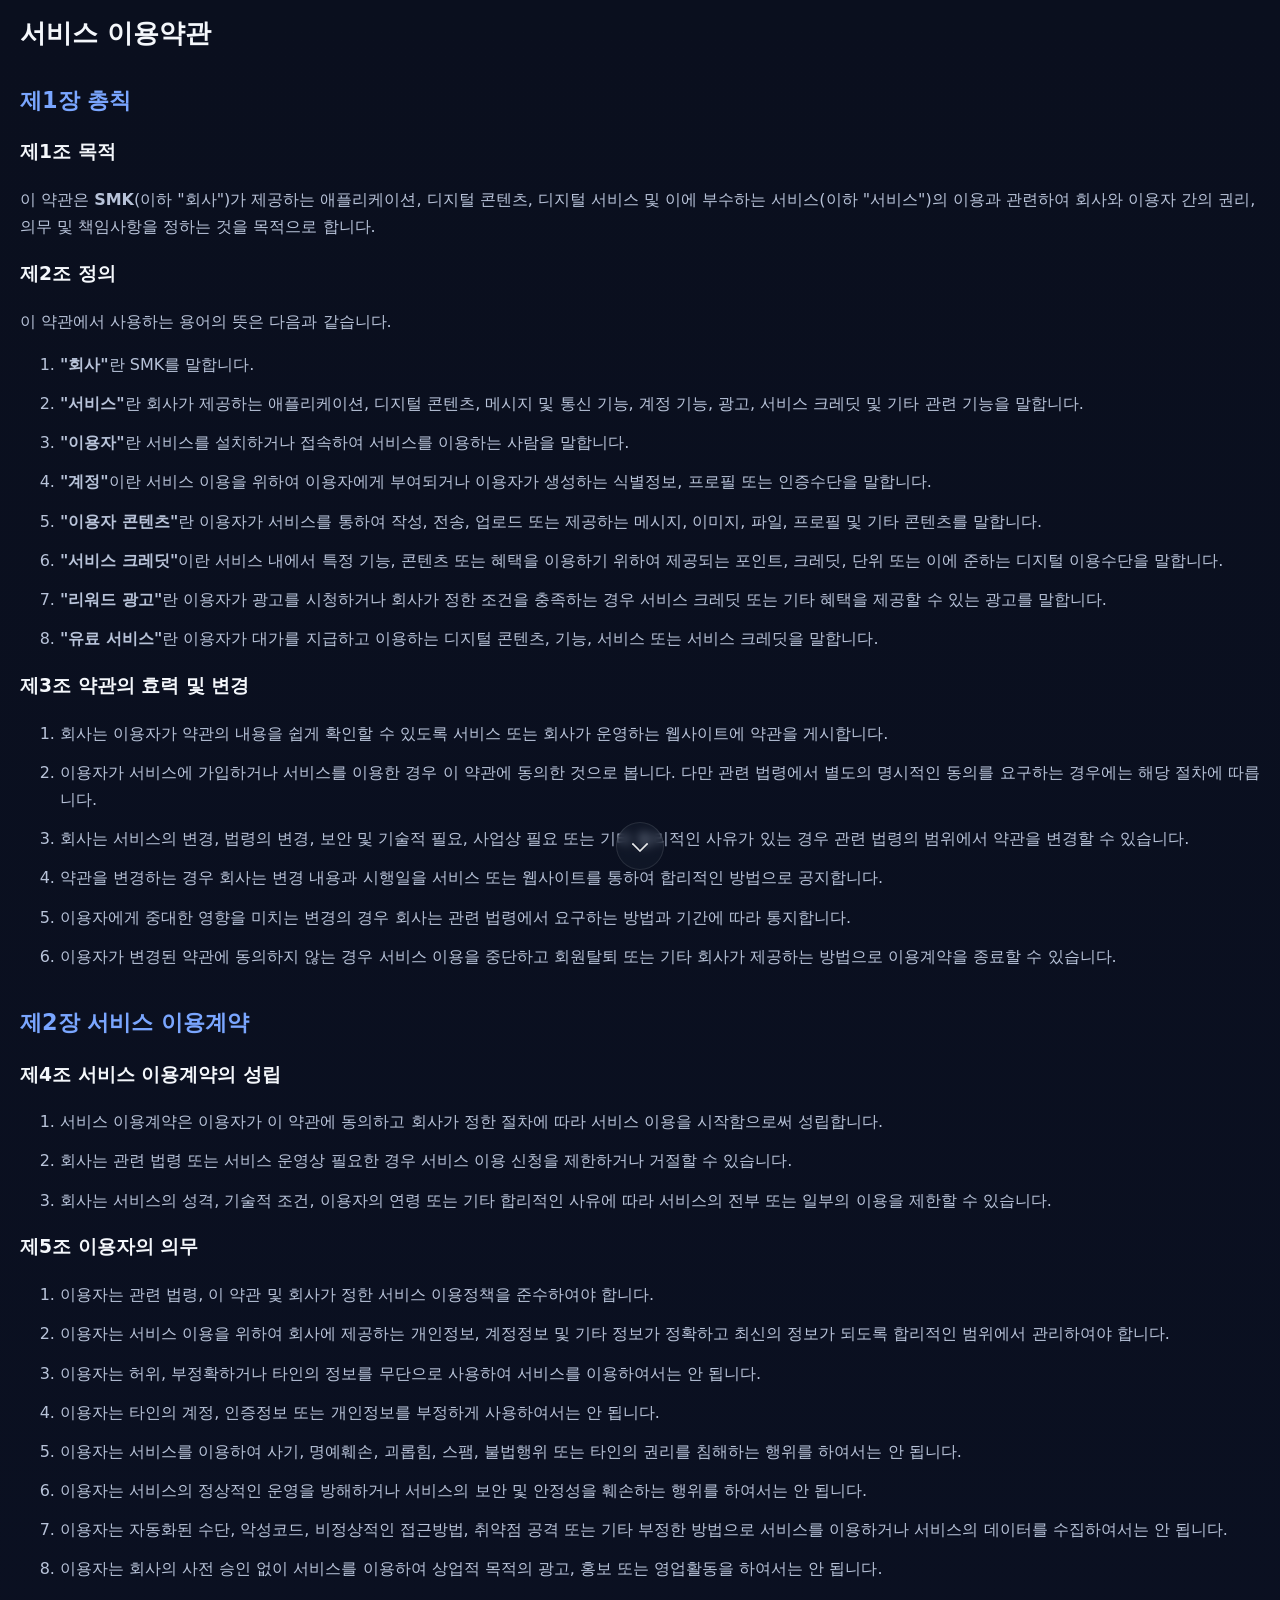
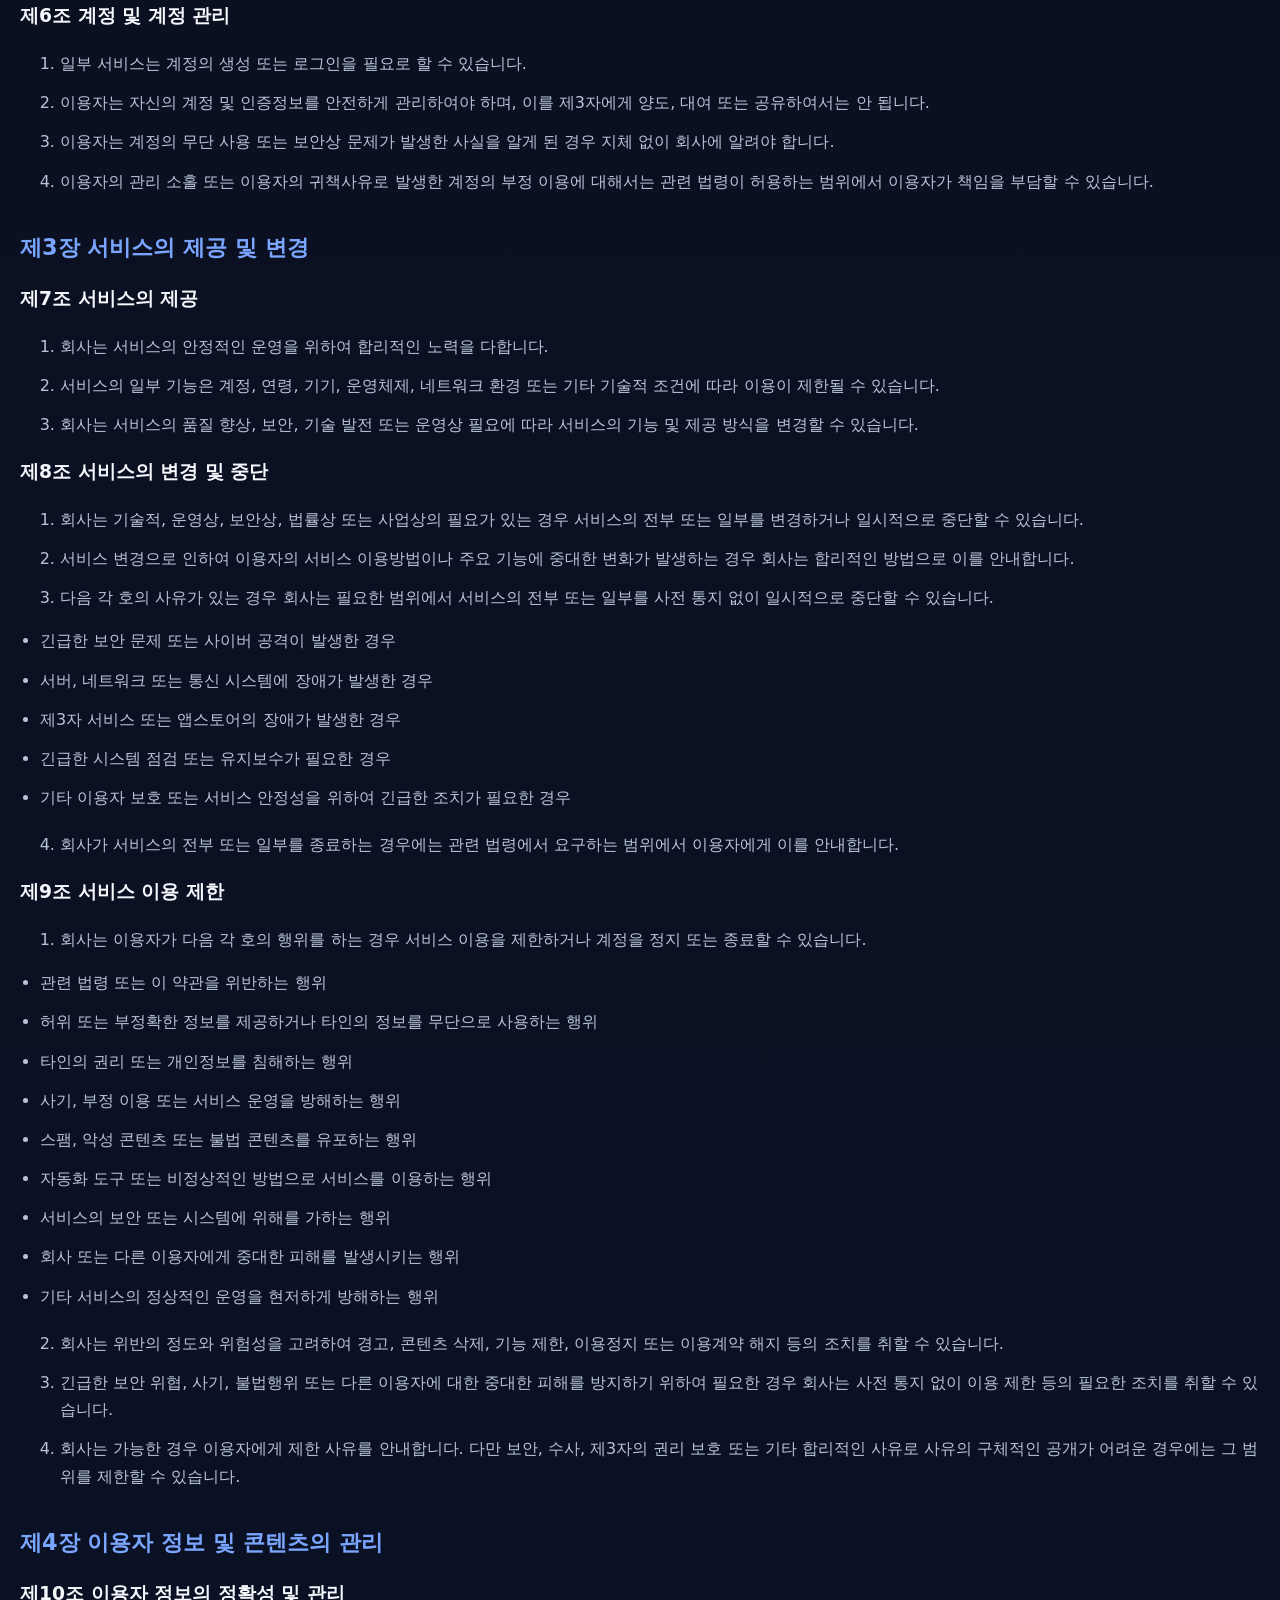
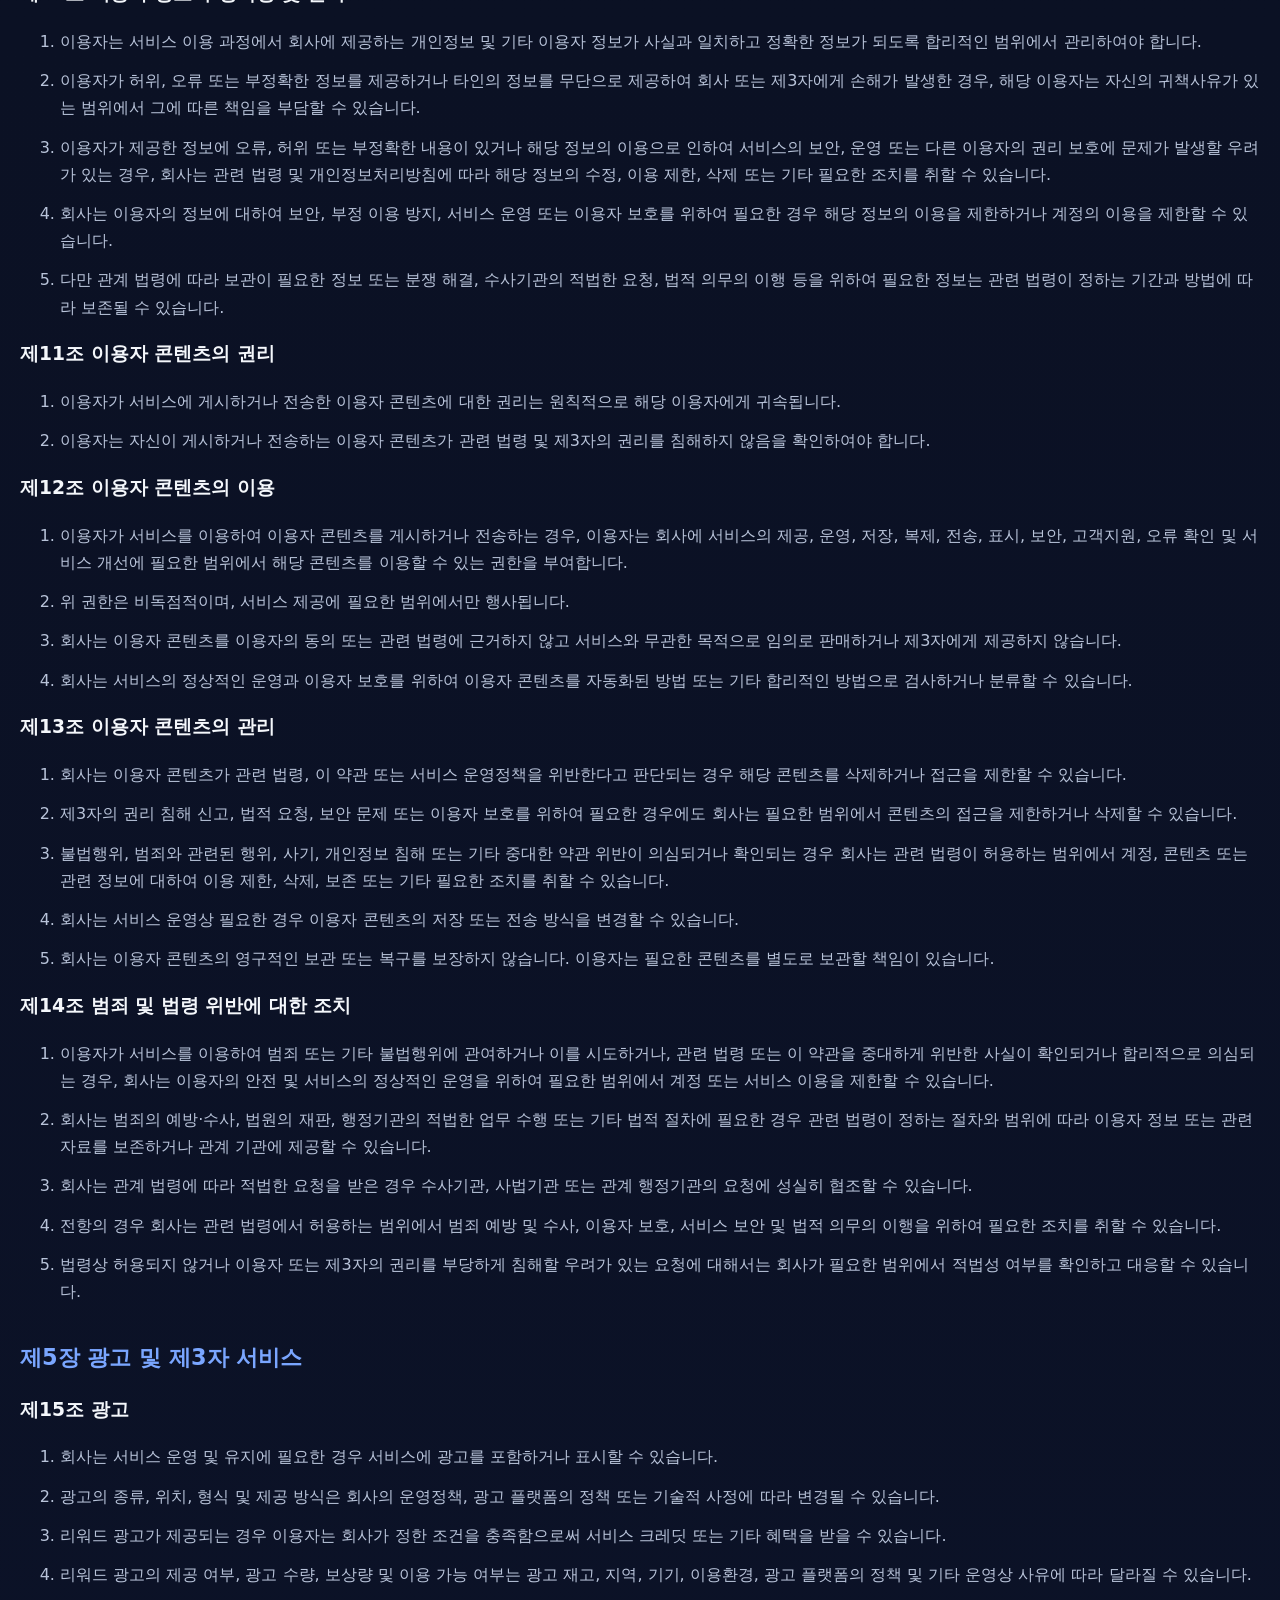
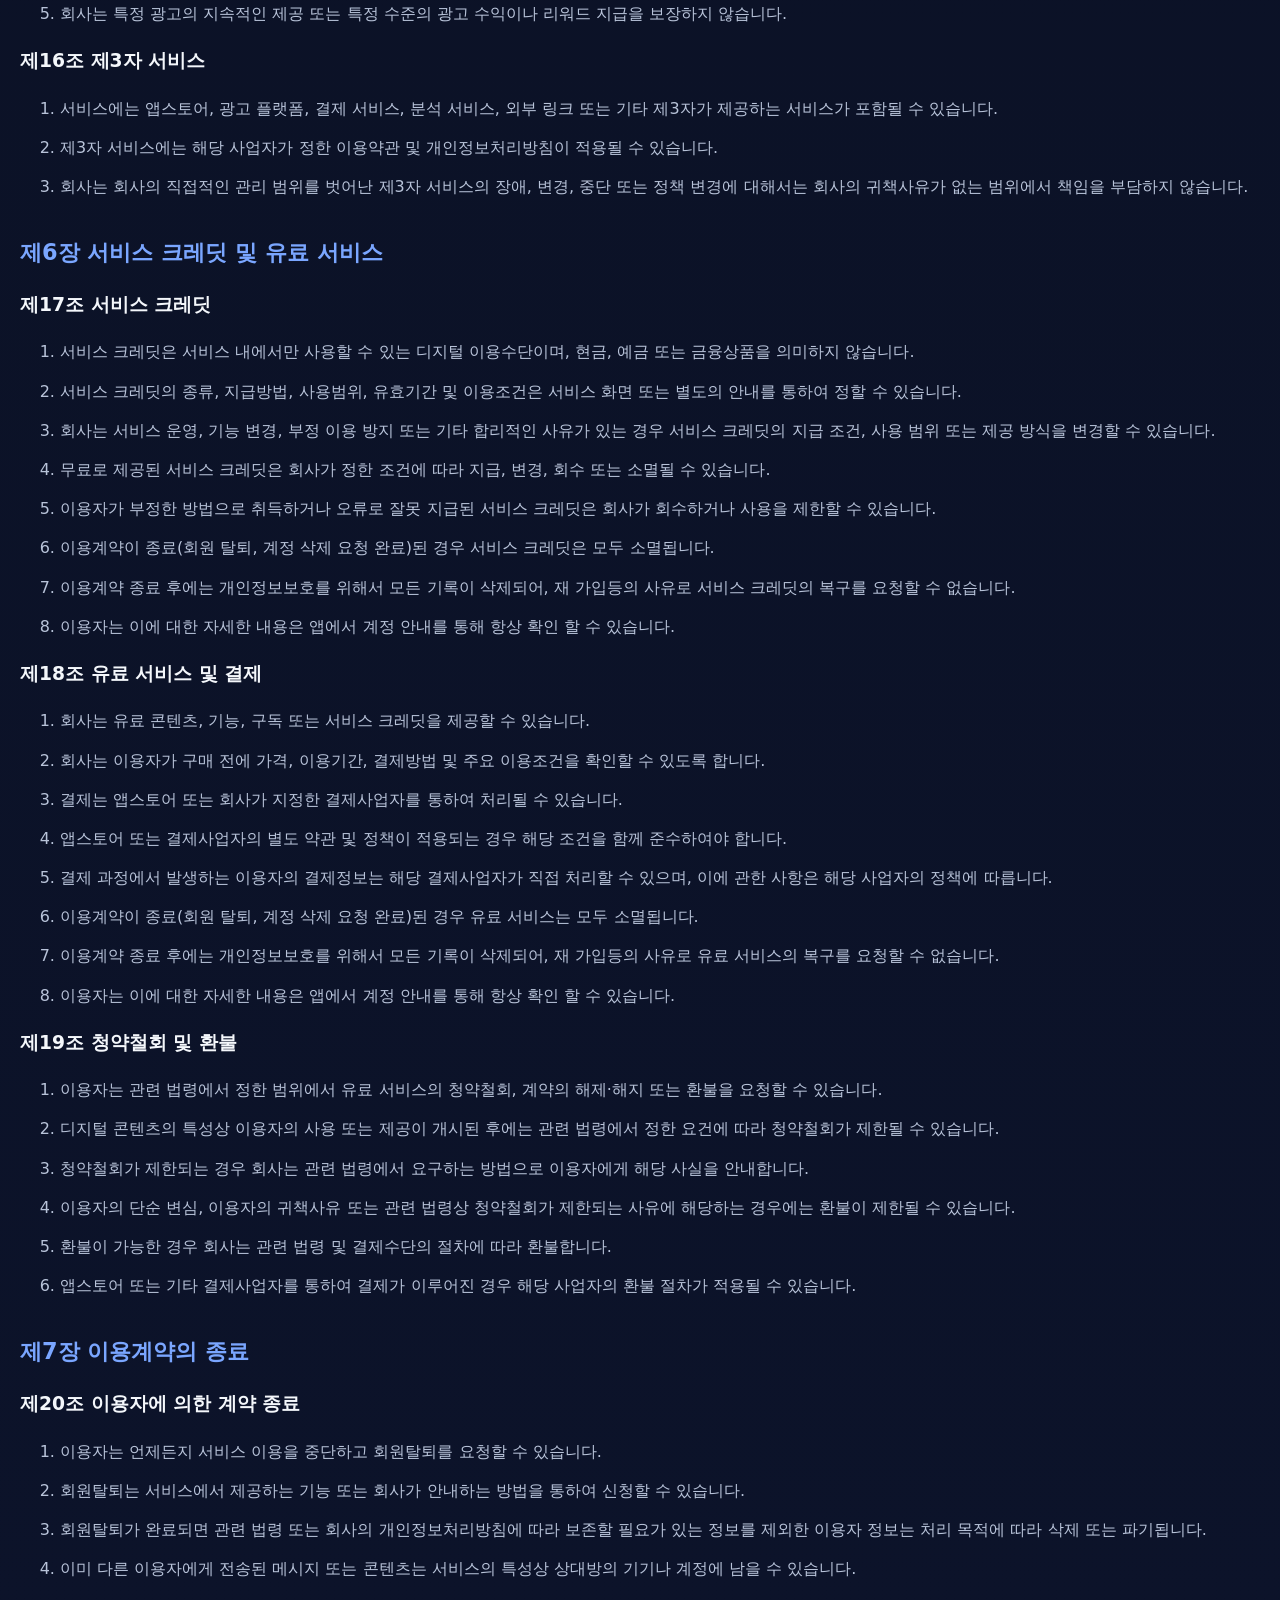
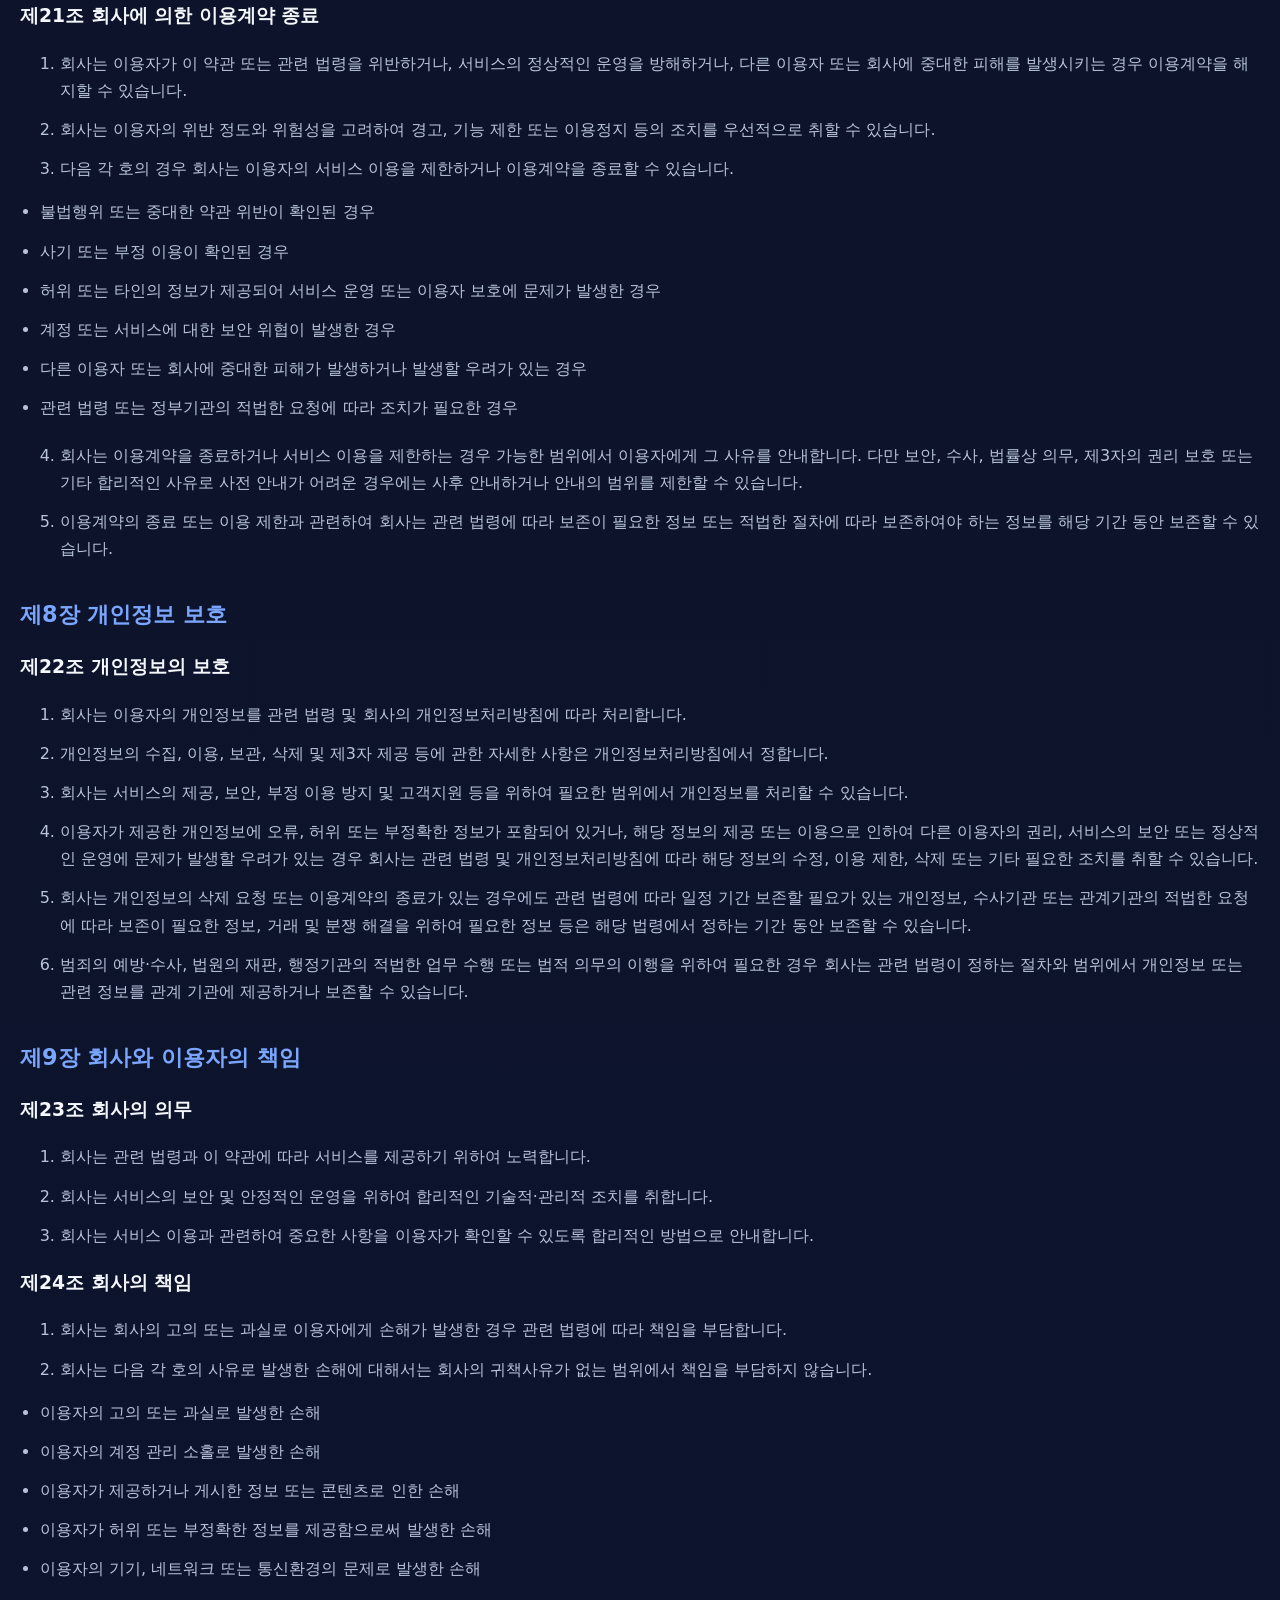
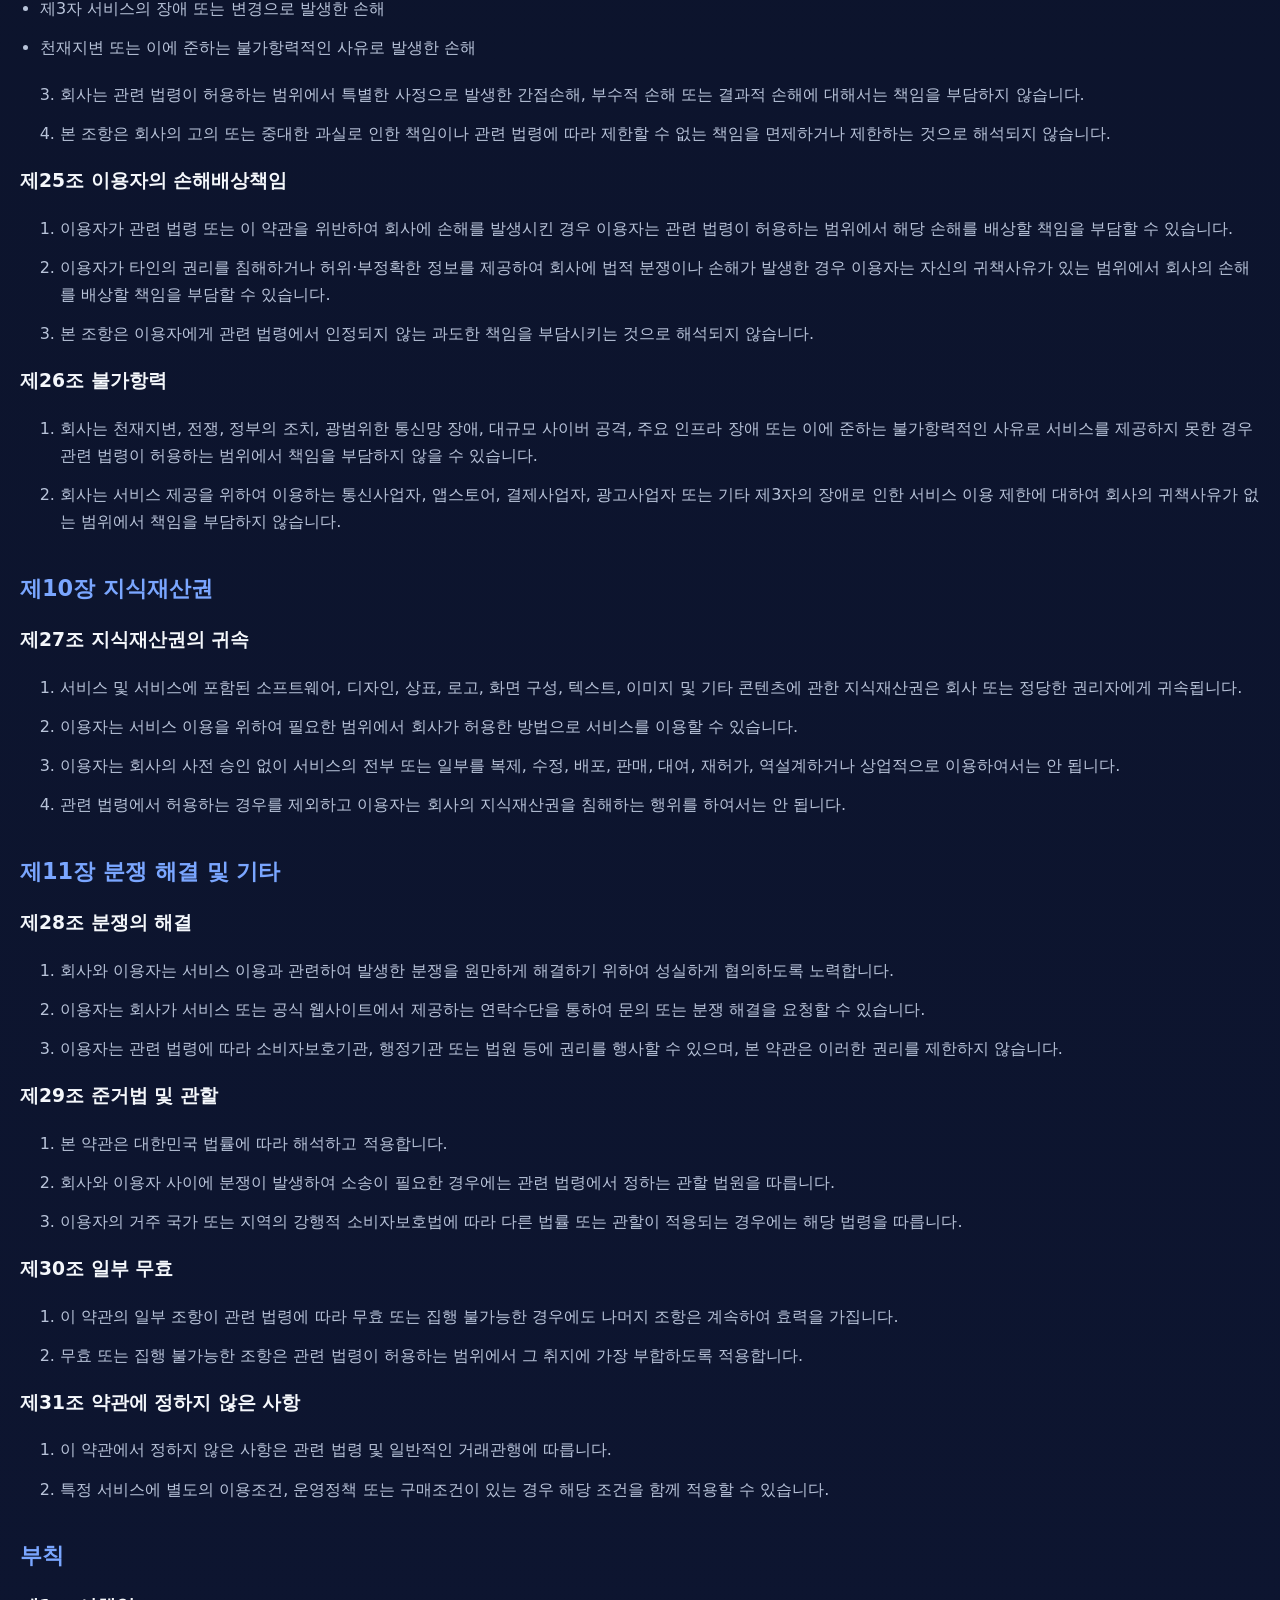
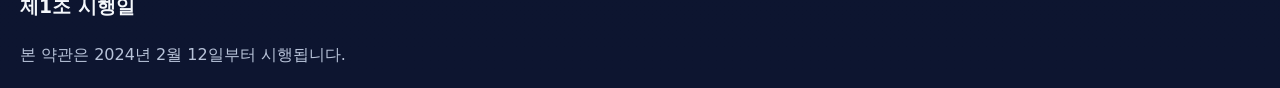
<file: terms-ko.html>
<!DOCTYPE html>
<html lang="ko">

<head>
    <meta charset="UTF-8">
    <meta name="viewport" content="width=device-width, initial-scale=1.0">

    <title>서비스 이용약관 | SMK DevLabs</title>

    <link rel="canonical" href="https://smk-dev.com/terms-ko.html">

    <link rel="stylesheet" href="style.css">
</head>

<body>
    <div class="legal-container">
        <div class="legal-content">

            <h1>서비스 이용약관</h1>

            <h2>제1장 총칙</h2>

            <h3>제1조 목적</h3>
            <p>
                이 약관은 <strong>SMK</strong>(이하 "회사")가 제공하는 애플리케이션,
                디지털 콘텐츠, 디지털 서비스 및 이에 부수하는 서비스(이하 "서비스")의
                이용과 관련하여 회사와 이용자 간의 권리, 의무 및 책임사항을 정하는 것을
                목적으로 합니다.
            </p>

            <h3>제2조 정의</h3>
            <p>이 약관에서 사용하는 용어의 뜻은 다음과 같습니다.</p>

            <ol>
                <li>
                    <strong>"회사"</strong>란 SMK를 말합니다.
                </li>

                <li>
                    <strong>"서비스"</strong>란 회사가 제공하는 애플리케이션,
                    디지털 콘텐츠, 메시지 및 통신 기능, 계정 기능, 광고,
                    서비스 크레딧 및 기타 관련 기능을 말합니다.
                </li>

                <li>
                    <strong>"이용자"</strong>란 서비스를 설치하거나 접속하여
                    서비스를 이용하는 사람을 말합니다.
                </li>

                <li>
                    <strong>"계정"</strong>이란 서비스 이용을 위하여 이용자에게
                    부여되거나 이용자가 생성하는 식별정보, 프로필 또는 인증수단을 말합니다.
                </li>

                <li>
                    <strong>"이용자 콘텐츠"</strong>란 이용자가 서비스를 통하여
                    작성, 전송, 업로드 또는 제공하는 메시지, 이미지, 파일,
                    프로필 및 기타 콘텐츠를 말합니다.
                </li>

                <li>
                    <strong>"서비스 크레딧"</strong>이란 서비스 내에서 특정 기능,
                    콘텐츠 또는 혜택을 이용하기 위하여 제공되는 포인트, 크레딧,
                    단위 또는 이에 준하는 디지털 이용수단을 말합니다.
                </li>

                <li>
                    <strong>"리워드 광고"</strong>란 이용자가 광고를 시청하거나
                    회사가 정한 조건을 충족하는 경우 서비스 크레딧 또는 기타
                    혜택을 제공할 수 있는 광고를 말합니다.
                </li>

                <li>
                    <strong>"유료 서비스"</strong>란 이용자가 대가를 지급하고
                    이용하는 디지털 콘텐츠, 기능, 서비스 또는 서비스 크레딧을 말합니다.
                </li>
            </ol>

            <h3>제3조 약관의 효력 및 변경</h3>
            <ol>
                <li>
                    회사는 이용자가 약관의 내용을 쉽게 확인할 수 있도록
                    서비스 또는 회사가 운영하는 웹사이트에 약관을 게시합니다.
                </li>

                <li>
                    이용자가 서비스에 가입하거나 서비스를 이용한 경우
                    이 약관에 동의한 것으로 봅니다. 다만 관련 법령에서
                    별도의 명시적인 동의를 요구하는 경우에는 해당 절차에 따릅니다.
                </li>

                <li>
                    회사는 서비스의 변경, 법령의 변경, 보안 및 기술적 필요,
                    사업상 필요 또는 기타 합리적인 사유가 있는 경우
                    관련 법령의 범위에서 약관을 변경할 수 있습니다.
                </li>

                <li>
                    약관을 변경하는 경우 회사는 변경 내용과 시행일을
                    서비스 또는 웹사이트를 통하여 합리적인 방법으로 공지합니다.
                </li>

                <li>
                    이용자에게 중대한 영향을 미치는 변경의 경우 회사는
                    관련 법령에서 요구하는 방법과 기간에 따라 통지합니다.
                </li>

                <li>
                    이용자가 변경된 약관에 동의하지 않는 경우 서비스 이용을
                    중단하고 회원탈퇴 또는 기타 회사가 제공하는 방법으로
                    이용계약을 종료할 수 있습니다.
                </li>
            </ol>

            <h2>제2장 서비스 이용계약</h2>

            <h3>제4조 서비스 이용계약의 성립</h3>
            <ol>
                <li>
                    서비스 이용계약은 이용자가 이 약관에 동의하고
                    회사가 정한 절차에 따라 서비스 이용을 시작함으로써 성립합니다.
                </li>

                <li>
                    회사는 관련 법령 또는 서비스 운영상 필요한 경우
                    서비스 이용 신청을 제한하거나 거절할 수 있습니다.
                </li>

                <li>
                    회사는 서비스의 성격, 기술적 조건, 이용자의 연령 또는
                    기타 합리적인 사유에 따라 서비스의 전부 또는 일부의
                    이용을 제한할 수 있습니다.
                </li>
            </ol>

            <h3>제5조 이용자의 의무</h3>
            <ol>
                <li>
                    이용자는 관련 법령, 이 약관 및 회사가 정한 서비스 이용정책을 준수하여야 합니다.
                </li>

                <li>
                    이용자는 서비스 이용을 위하여 회사에 제공하는 개인정보,
                    계정정보 및 기타 정보가 정확하고 최신의 정보가 되도록
                    합리적인 범위에서 관리하여야 합니다.
                </li>

                <li>
                    이용자는 허위, 부정확하거나 타인의 정보를 무단으로 사용하여
                    서비스를 이용하여서는 안 됩니다.
                </li>

                <li>
                    이용자는 타인의 계정, 인증정보 또는 개인정보를 부정하게 사용하여서는 안 됩니다.
                </li>

                <li>
                    이용자는 서비스를 이용하여 사기, 명예훼손, 괴롭힘,
                    스팸, 불법행위 또는 타인의 권리를 침해하는 행위를 하여서는 안 됩니다.
                </li>

                <li>
                    이용자는 서비스의 정상적인 운영을 방해하거나 서비스의
                    보안 및 안정성을 훼손하는 행위를 하여서는 안 됩니다.
                </li>

                <li>
                    이용자는 자동화된 수단, 악성코드, 비정상적인 접근방법,
                    취약점 공격 또는 기타 부정한 방법으로 서비스를 이용하거나
                    서비스의 데이터를 수집하여서는 안 됩니다.
                </li>

                <li>
                    이용자는 회사의 사전 승인 없이 서비스를 이용하여
                    상업적 목적의 광고, 홍보 또는 영업활동을 하여서는 안 됩니다.
                </li>
            </ol>

            <h3>제6조 계정 및 계정 관리</h3>
            <ol>
                <li>
                    일부 서비스는 계정의 생성 또는 로그인을 필요로 할 수 있습니다.
                </li>

                <li>
                    이용자는 자신의 계정 및 인증정보를 안전하게 관리하여야 하며,
                    이를 제3자에게 양도, 대여 또는 공유하여서는 안 됩니다.
                </li>

                <li>
                    이용자는 계정의 무단 사용 또는 보안상 문제가 발생한 사실을
                    알게 된 경우 지체 없이 회사에 알려야 합니다.
                </li>

                <li>
                    이용자의 관리 소홀 또는 이용자의 귀책사유로 발생한
                    계정의 부정 이용에 대해서는 관련 법령이 허용하는 범위에서
                    이용자가 책임을 부담할 수 있습니다.
                </li>
            </ol>

            <h2>제3장 서비스의 제공 및 변경</h2>

            <h3>제7조 서비스의 제공</h3>
            <ol>
                <li>
                    회사는 서비스의 안정적인 운영을 위하여 합리적인 노력을 다합니다.
                </li>

                <li>
                    서비스의 일부 기능은 계정, 연령, 기기, 운영체제,
                    네트워크 환경 또는 기타 기술적 조건에 따라 이용이 제한될 수 있습니다.
                </li>

                <li>
                    회사는 서비스의 품질 향상, 보안, 기술 발전 또는 운영상 필요에
                    따라 서비스의 기능 및 제공 방식을 변경할 수 있습니다.
                </li>
            </ol>

            <h3>제8조 서비스의 변경 및 중단</h3>
            <ol>
                <li>
                    회사는 기술적, 운영상, 보안상, 법률상 또는 사업상의 필요가 있는 경우
                    서비스의 전부 또는 일부를 변경하거나 일시적으로 중단할 수 있습니다.
                </li>

                <li>
                    서비스 변경으로 인하여 이용자의 서비스 이용방법이나 주요 기능에
                    중대한 변화가 발생하는 경우 회사는 합리적인 방법으로 이를 안내합니다.
                </li>

                <li>
                    다음 각 호의 사유가 있는 경우 회사는 필요한 범위에서
                    서비스의 전부 또는 일부를 사전 통지 없이 일시적으로 중단할 수 있습니다.
                </li>
            </ol>

            <ul>
                <li>긴급한 보안 문제 또는 사이버 공격이 발생한 경우</li>
                <li>서버, 네트워크 또는 통신 시스템에 장애가 발생한 경우</li>
                <li>제3자 서비스 또는 앱스토어의 장애가 발생한 경우</li>
                <li>긴급한 시스템 점검 또는 유지보수가 필요한 경우</li>
                <li>기타 이용자 보호 또는 서비스 안정성을 위하여 긴급한 조치가 필요한 경우</li>
            </ul>

            <ol start="4">
                <li>
                    회사가 서비스의 전부 또는 일부를 종료하는 경우에는
                    관련 법령에서 요구하는 범위에서 이용자에게 이를 안내합니다.
                </li>
            </ol>

            <h3>제9조 서비스 이용 제한</h3>
            <ol>
                <li>
                    회사는 이용자가 다음 각 호의 행위를 하는 경우
                    서비스 이용을 제한하거나 계정을 정지 또는 종료할 수 있습니다.
                </li>
            </ol>

            <ul>
                <li>관련 법령 또는 이 약관을 위반하는 행위</li>
                <li>허위 또는 부정확한 정보를 제공하거나 타인의 정보를 무단으로 사용하는 행위</li>
                <li>타인의 권리 또는 개인정보를 침해하는 행위</li>
                <li>사기, 부정 이용 또는 서비스 운영을 방해하는 행위</li>
                <li>스팸, 악성 콘텐츠 또는 불법 콘텐츠를 유포하는 행위</li>
                <li>자동화 도구 또는 비정상적인 방법으로 서비스를 이용하는 행위</li>
                <li>서비스의 보안 또는 시스템에 위해를 가하는 행위</li>
                <li>회사 또는 다른 이용자에게 중대한 피해를 발생시키는 행위</li>
                <li>기타 서비스의 정상적인 운영을 현저하게 방해하는 행위</li>
            </ul>

            <ol start="2">
                <li>
                    회사는 위반의 정도와 위험성을 고려하여 경고, 콘텐츠 삭제,
                    기능 제한, 이용정지 또는 이용계약 해지 등의 조치를 취할 수 있습니다.
                </li>

                <li>
                    긴급한 보안 위협, 사기, 불법행위 또는 다른 이용자에 대한
                    중대한 피해를 방지하기 위하여 필요한 경우 회사는
                    사전 통지 없이 이용 제한 등의 필요한 조치를 취할 수 있습니다.
                </li>

                <li>
                    회사는 가능한 경우 이용자에게 제한 사유를 안내합니다.
                    다만 보안, 수사, 제3자의 권리 보호 또는 기타 합리적인 사유로
                    사유의 구체적인 공개가 어려운 경우에는 그 범위를 제한할 수 있습니다.
                </li>
            </ol>

            <h2>제4장 이용자 정보 및 콘텐츠의 관리</h2>

            <h3>제10조 이용자 정보의 정확성 및 관리</h3>
            <ol>
                <li>
                    이용자는 서비스 이용 과정에서 회사에 제공하는 개인정보 및
                    기타 이용자 정보가 사실과 일치하고 정확한 정보가 되도록
                    합리적인 범위에서 관리하여야 합니다.
                </li>

                <li>
                    이용자가 허위, 오류 또는 부정확한 정보를 제공하거나
                    타인의 정보를 무단으로 제공하여 회사 또는 제3자에게
                    손해가 발생한 경우, 해당 이용자는 자신의 귀책사유가 있는
                    범위에서 그에 따른 책임을 부담할 수 있습니다.
                </li>

                <li>
                    이용자가 제공한 정보에 오류, 허위 또는 부정확한 내용이 있거나
                    해당 정보의 이용으로 인하여 서비스의 보안, 운영 또는 다른
                    이용자의 권리 보호에 문제가 발생할 우려가 있는 경우,
                    회사는 관련 법령 및 개인정보처리방침에 따라 해당 정보의
                    수정, 이용 제한, 삭제 또는 기타 필요한 조치를 취할 수 있습니다.
                </li>

                <li>
                    회사는 이용자의 정보에 대하여 보안, 부정 이용 방지,
                    서비스 운영 또는 이용자 보호를 위하여 필요한 경우
                    해당 정보의 이용을 제한하거나 계정의 이용을 제한할 수 있습니다.
                </li>

                <li>
                    다만 관계 법령에 따라 보관이 필요한 정보 또는 분쟁 해결,
                    수사기관의 적법한 요청, 법적 의무의 이행 등을 위하여 필요한
                    정보는 관련 법령이 정하는 기간과 방법에 따라 보존될 수 있습니다.
                </li>
            </ol>

            <h3>제11조 이용자 콘텐츠의 권리</h3>
            <ol>
                <li>
                    이용자가 서비스에 게시하거나 전송한 이용자 콘텐츠에 대한
                    권리는 원칙적으로 해당 이용자에게 귀속됩니다.
                </li>

                <li>
                    이용자는 자신이 게시하거나 전송하는 이용자 콘텐츠가
                    관련 법령 및 제3자의 권리를 침해하지 않음을 확인하여야 합니다.
                </li>
            </ol>

            <h3>제12조 이용자 콘텐츠의 이용</h3>
            <ol>
                <li>
                    이용자가 서비스를 이용하여 이용자 콘텐츠를 게시하거나 전송하는 경우,
                    이용자는 회사에 서비스의 제공, 운영, 저장, 복제, 전송, 표시,
                    보안, 고객지원, 오류 확인 및 서비스 개선에 필요한 범위에서
                    해당 콘텐츠를 이용할 수 있는 권한을 부여합니다.
                </li>

                <li>
                    위 권한은 비독점적이며, 서비스 제공에 필요한 범위에서만 행사됩니다.
                </li>

                <li>
                    회사는 이용자 콘텐츠를 이용자의 동의 또는 관련 법령에 근거하지 않고
                    서비스와 무관한 목적으로 임의로 판매하거나 제3자에게 제공하지 않습니다.
                </li>

                <li>
                    회사는 서비스의 정상적인 운영과 이용자 보호를 위하여
                    이용자 콘텐츠를 자동화된 방법 또는 기타 합리적인 방법으로
                    검사하거나 분류할 수 있습니다.
                </li>
            </ol>

            <h3>제13조 이용자 콘텐츠의 관리</h3>
            <ol>
                <li>
                    회사는 이용자 콘텐츠가 관련 법령, 이 약관 또는 서비스 운영정책을
                    위반한다고 판단되는 경우 해당 콘텐츠를 삭제하거나 접근을 제한할 수 있습니다.
                </li>

                <li>
                    제3자의 권리 침해 신고, 법적 요청, 보안 문제 또는 이용자 보호를
                    위하여 필요한 경우에도 회사는 필요한 범위에서 콘텐츠의
                    접근을 제한하거나 삭제할 수 있습니다.
                </li>

                <li>
                    불법행위, 범죄와 관련된 행위, 사기, 개인정보 침해 또는
                    기타 중대한 약관 위반이 의심되거나 확인되는 경우 회사는
                    관련 법령이 허용하는 범위에서 계정, 콘텐츠 또는 관련 정보에
                    대하여 이용 제한, 삭제, 보존 또는 기타 필요한 조치를 취할 수 있습니다.
                </li>

                <li>
                    회사는 서비스 운영상 필요한 경우 이용자 콘텐츠의 저장 또는
                    전송 방식을 변경할 수 있습니다.
                </li>

                <li>
                    회사는 이용자 콘텐츠의 영구적인 보관 또는 복구를 보장하지 않습니다.
                    이용자는 필요한 콘텐츠를 별도로 보관할 책임이 있습니다.
                </li>
            </ol>

            <h3>제14조 범죄 및 법령 위반에 대한 조치</h3>
            <ol>
                <li>
                    이용자가 서비스를 이용하여 범죄 또는 기타 불법행위에
                    관여하거나 이를 시도하거나, 관련 법령 또는 이 약관을
                    중대하게 위반한 사실이 확인되거나 합리적으로 의심되는 경우,
                    회사는 이용자의 안전 및 서비스의 정상적인 운영을 위하여
                    필요한 범위에서 계정 또는 서비스 이용을 제한할 수 있습니다.
                </li>

                <li>
                    회사는 범죄의 예방·수사, 법원의 재판, 행정기관의 적법한 업무 수행
                    또는 기타 법적 절차에 필요한 경우 관련 법령이 정하는 절차와
                    범위에 따라 이용자 정보 또는 관련 자료를 보존하거나
                    관계 기관에 제공할 수 있습니다.
                </li>

                <li>
                    회사는 관계 법령에 따라 적법한 요청을 받은 경우 수사기관,
                    사법기관 또는 관계 행정기관의 요청에 성실히 협조할 수 있습니다.
                </li>

                <li>
                    전항의 경우 회사는 관련 법령에서 허용하는 범위에서
                    범죄 예방 및 수사, 이용자 보호, 서비스 보안 및 법적 의무의
                    이행을 위하여 필요한 조치를 취할 수 있습니다.
                </li>

                <li>
                    법령상 허용되지 않거나 이용자 또는 제3자의 권리를 부당하게
                    침해할 우려가 있는 요청에 대해서는 회사가 필요한 범위에서
                    적법성 여부를 확인하고 대응할 수 있습니다.
                </li>
            </ol>

            <h2>제5장 광고 및 제3자 서비스</h2>

            <h3>제15조 광고</h3>
            <ol>
                <li>
                    회사는 서비스 운영 및 유지에 필요한 경우 서비스에 광고를
                    포함하거나 표시할 수 있습니다.
                </li>

                <li>
                    광고의 종류, 위치, 형식 및 제공 방식은 회사의 운영정책,
                    광고 플랫폼의 정책 또는 기술적 사정에 따라 변경될 수 있습니다.
                </li>

                <li>
                    리워드 광고가 제공되는 경우 이용자는 회사가 정한 조건을
                    충족함으로써 서비스 크레딧 또는 기타 혜택을 받을 수 있습니다.
                </li>

                <li>
                    리워드 광고의 제공 여부, 광고 수량, 보상량 및 이용 가능 여부는
                    광고 재고, 지역, 기기, 이용환경, 광고 플랫폼의 정책 및
                    기타 운영상 사유에 따라 달라질 수 있습니다.
                </li>

                <li>
                    회사는 특정 광고의 지속적인 제공 또는 특정 수준의 광고 수익이나
                    리워드 지급을 보장하지 않습니다.
                </li>
            </ol>

            <h3>제16조 제3자 서비스</h3>
            <ol>
                <li>
                    서비스에는 앱스토어, 광고 플랫폼, 결제 서비스, 분석 서비스,
                    외부 링크 또는 기타 제3자가 제공하는 서비스가 포함될 수 있습니다.
                </li>

                <li>
                    제3자 서비스에는 해당 사업자가 정한 이용약관 및
                    개인정보처리방침이 적용될 수 있습니다.
                </li>

                <li>
                    회사는 회사의 직접적인 관리 범위를 벗어난 제3자 서비스의
                    장애, 변경, 중단 또는 정책 변경에 대해서는 회사의 귀책사유가
                    없는 범위에서 책임을 부담하지 않습니다.
                </li>
            </ol>

            <h2>제6장 서비스 크레딧 및 유료 서비스</h2>

            <h3>제17조 서비스 크레딧</h3>
            <ol>
                <li>
                    서비스 크레딧은 서비스 내에서만 사용할 수 있는 디지털 이용수단이며,
                    현금, 예금 또는 금융상품을 의미하지 않습니다.
                </li>

                <li>
                    서비스 크레딧의 종류, 지급방법, 사용범위, 유효기간 및
                    이용조건은 서비스 화면 또는 별도의 안내를 통하여 정할 수 있습니다.
                </li>

                <li>
                    회사는 서비스 운영, 기능 변경, 부정 이용 방지 또는 기타 합리적인
                    사유가 있는 경우 서비스 크레딧의 지급 조건, 사용 범위 또는
                    제공 방식을 변경할 수 있습니다.
                </li>

                <li>
                    무료로 제공된 서비스 크레딧은 회사가 정한 조건에 따라
                    지급, 변경, 회수 또는 소멸될 수 있습니다.
                </li>

                <li>
                    이용자가 부정한 방법으로 취득하거나 오류로 잘못 지급된
                    서비스 크레딧은 회사가 회수하거나 사용을 제한할 수 있습니다.
                </li>

                <li>
                    이용계약이 종료(회원 탈퇴, 계정 삭제 요청 완료)된 경우 서비스 크레딧은 모두 소멸됩니다.
                </li>

                <li>
                    이용계약 종료 후에는 개인정보보호를 위해서 모든 기록이 삭제되어, 재 가입등의 사유로 서비스 크레딧의 복구를 요청할 수 없습니다.
                </li>
                <li>
                    이용자는 이에 대한 자세한 내용은 앱에서 계정 안내를 통해 항상 확인 할 수 있습니다.
                </li>
            </ol>

            <h3>제18조 유료 서비스 및 결제</h3>
            <ol>
                <li>
                    회사는 유료 콘텐츠, 기능, 구독 또는 서비스 크레딧을 제공할 수 있습니다.
                </li>

                <li>
                    회사는 이용자가 구매 전에 가격, 이용기간, 결제방법 및
                    주요 이용조건을 확인할 수 있도록 합니다.
                </li>

                <li>
                    결제는 앱스토어 또는 회사가 지정한 결제사업자를 통하여
                    처리될 수 있습니다.
                </li>

                <li>
                    앱스토어 또는 결제사업자의 별도 약관 및 정책이 적용되는 경우
                    해당 조건을 함께 준수하여야 합니다.
                </li>

                <li>
                    결제 과정에서 발생하는 이용자의 결제정보는 해당 결제사업자가
                    직접 처리할 수 있으며, 이에 관한 사항은 해당 사업자의
                    정책에 따릅니다.
                </li>
                <li>
                    이용계약이 종료(회원 탈퇴, 계정 삭제 요청 완료)된 경우 유료 서비스는 모두 소멸됩니다.
                </li>
                
                <li>
                    이용계약 종료 후에는 개인정보보호를 위해서 모든 기록이 삭제되어, 재 가입등의 사유로 유료 서비스의 복구를 요청할 수 없습니다.
                </li>
                <li>
                    이용자는 이에 대한 자세한 내용은 앱에서 계정 안내를 통해 항상 확인 할 수 있습니다.
                </li>
            </ol>

            <h3>제19조 청약철회 및 환불</h3>
            <ol>
                <li>
                    이용자는 관련 법령에서 정한 범위에서 유료 서비스의
                    청약철회, 계약의 해제·해지 또는 환불을 요청할 수 있습니다.
                </li>

                <li>
                    디지털 콘텐츠의 특성상 이용자의 사용 또는 제공이 개시된 후에는
                    관련 법령에서 정한 요건에 따라 청약철회가 제한될 수 있습니다.
                </li>
                <li>
                    청약철회가 제한되는 경우 회사는 관련 법령에서 요구하는
                    방법으로 이용자에게 해당 사실을 안내합니다.
                </li>

                <li>
                    이용자의 단순 변심, 이용자의 귀책사유 또는 관련 법령상
                    청약철회가 제한되는 사유에 해당하는 경우에는 환불이 제한될 수 있습니다.
                </li>

                <li>
                    환불이 가능한 경우 회사는 관련 법령 및 결제수단의
                    절차에 따라 환불합니다.
                </li>

                <li>
                    앱스토어 또는 기타 결제사업자를 통하여 결제가 이루어진 경우
                    해당 사업자의 환불 절차가 적용될 수 있습니다.
                </li>
            </ol>

            <h2>제7장 이용계약의 종료</h2>

            <h3>제20조 이용자에 의한 계약 종료</h3>
            <ol>
                <li>
                    이용자는 언제든지 서비스 이용을 중단하고 회원탈퇴를 요청할 수 있습니다.
                </li>

                <li>
                    회원탈퇴는 서비스에서 제공하는 기능 또는 회사가 안내하는
                    방법을 통하여 신청할 수 있습니다.
                </li>

                <li>
                    회원탈퇴가 완료되면 관련 법령 또는 회사의 개인정보처리방침에 따라
                    보존할 필요가 있는 정보를 제외한 이용자 정보는 처리 목적에 따라
                    삭제 또는 파기됩니다.
                </li>

                <li>
                    이미 다른 이용자에게 전송된 메시지 또는 콘텐츠는 서비스의
                    특성상 상대방의 기기나 계정에 남을 수 있습니다.
                </li>
            </ol>

            <h3>제21조 회사에 의한 이용계약 종료</h3>
            <ol>
                <li>
                    회사는 이용자가 이 약관 또는 관련 법령을 위반하거나,
                    서비스의 정상적인 운영을 방해하거나, 다른 이용자 또는
                    회사에 중대한 피해를 발생시키는 경우 이용계약을 해지할 수 있습니다.
                </li>

                <li>
                    회사는 이용자의 위반 정도와 위험성을 고려하여
                    경고, 기능 제한 또는 이용정지 등의 조치를 우선적으로 취할 수 있습니다.
                </li>

                <li>
                    다음 각 호의 경우 회사는 이용자의 서비스 이용을 제한하거나
                    이용계약을 종료할 수 있습니다.
                </li>
            </ol>

            <ul>
                <li>불법행위 또는 중대한 약관 위반이 확인된 경우</li>
                <li>사기 또는 부정 이용이 확인된 경우</li>
                <li>허위 또는 타인의 정보가 제공되어 서비스 운영 또는 이용자 보호에 문제가 발생한 경우</li>
                <li>계정 또는 서비스에 대한 보안 위협이 발생한 경우</li>
                <li>다른 이용자 또는 회사에 중대한 피해가 발생하거나 발생할 우려가 있는 경우</li>
                <li>관련 법령 또는 정부기관의 적법한 요청에 따라 조치가 필요한 경우</li>
            </ul>

            <ol start="4">
                <li>
                    회사는 이용계약을 종료하거나 서비스 이용을 제한하는 경우
                    가능한 범위에서 이용자에게 그 사유를 안내합니다.
                    다만 보안, 수사, 법률상 의무, 제3자의 권리 보호 또는
                    기타 합리적인 사유로 사전 안내가 어려운 경우에는
                    사후 안내하거나 안내의 범위를 제한할 수 있습니다.
                </li>

                <li>
                    이용계약의 종료 또는 이용 제한과 관련하여 회사는 관련 법령에
                    따라 보존이 필요한 정보 또는 적법한 절차에 따라 보존하여야
                    하는 정보를 해당 기간 동안 보존할 수 있습니다.
                </li>
            </ol>

            <h2>제8장 개인정보 보호</h2>

            <h3>제22조 개인정보의 보호</h3>
            <ol>
                <li>
                    회사는 이용자의 개인정보를 관련 법령 및 회사의
                    개인정보처리방침에 따라 처리합니다.
                </li>

                <li>
                    개인정보의 수집, 이용, 보관, 삭제 및 제3자 제공 등에 관한
                    자세한 사항은 개인정보처리방침에서 정합니다.
                </li>

                <li>
                    회사는 서비스의 제공, 보안, 부정 이용 방지 및 고객지원 등을
                    위하여 필요한 범위에서 개인정보를 처리할 수 있습니다.
                </li>

                <li>
                    이용자가 제공한 개인정보에 오류, 허위 또는 부정확한 정보가
                    포함되어 있거나, 해당 정보의 제공 또는 이용으로 인하여
                    다른 이용자의 권리, 서비스의 보안 또는 정상적인 운영에
                    문제가 발생할 우려가 있는 경우 회사는 관련 법령 및
                    개인정보처리방침에 따라 해당 정보의 수정, 이용 제한,
                    삭제 또는 기타 필요한 조치를 취할 수 있습니다.
                </li>

                <li>
                    회사는 개인정보의 삭제 요청 또는 이용계약의 종료가 있는 경우에도
                    관련 법령에 따라 일정 기간 보존할 필요가 있는 개인정보,
                    수사기관 또는 관계기관의 적법한 요청에 따라 보존이 필요한 정보,
                    거래 및 분쟁 해결을 위하여 필요한 정보 등은 해당 법령에서
                    정하는 기간 동안 보존할 수 있습니다.
                </li>

                <li>
                    범죄의 예방·수사, 법원의 재판, 행정기관의 적법한 업무 수행
                    또는 법적 의무의 이행을 위하여 필요한 경우 회사는
                    관련 법령이 정하는 절차와 범위에서 개인정보 또는 관련 정보를
                    관계 기관에 제공하거나 보존할 수 있습니다.
                </li>
            </ol>

            <h2>제9장 회사와 이용자의 책임</h2>

            <h3>제23조 회사의 의무</h3>
            <ol>
                <li>
                    회사는 관련 법령과 이 약관에 따라 서비스를 제공하기 위하여 노력합니다.
                </li>

                <li>
                    회사는 서비스의 보안 및 안정적인 운영을 위하여 합리적인
                    기술적·관리적 조치를 취합니다.
                </li>

                <li>
                    회사는 서비스 이용과 관련하여 중요한 사항을 이용자가
                    확인할 수 있도록 합리적인 방법으로 안내합니다.
                </li>
            </ol>

            <h3>제24조 회사의 책임</h3>
            <ol>
                <li>
                    회사는 회사의 고의 또는 과실로 이용자에게 손해가 발생한 경우
                    관련 법령에 따라 책임을 부담합니다.
                </li>

                <li>
                    회사는 다음 각 호의 사유로 발생한 손해에 대해서는
                    회사의 귀책사유가 없는 범위에서 책임을 부담하지 않습니다.
                </li>
            </ol>

            <ul>
                <li>이용자의 고의 또는 과실로 발생한 손해</li>
                <li>이용자의 계정 관리 소홀로 발생한 손해</li>
                <li>이용자가 제공하거나 게시한 정보 또는 콘텐츠로 인한 손해</li>
                <li>이용자가 허위 또는 부정확한 정보를 제공함으로써 발생한 손해</li>
                <li>이용자의 기기, 네트워크 또는 통신환경의 문제로 발생한 손해</li>
                <li>제3자 서비스의 장애 또는 변경으로 발생한 손해</li>
                <li>천재지변 또는 이에 준하는 불가항력적인 사유로 발생한 손해</li>
            </ul>

            <ol start="3">
                <li>
                    회사는 관련 법령이 허용하는 범위에서 특별한 사정으로 발생한
                    간접손해, 부수적 손해 또는 결과적 손해에 대해서는 책임을 부담하지 않습니다.
                </li>

                <li>
                    본 조항은 회사의 고의 또는 중대한 과실로 인한 책임이나
                    관련 법령에 따라 제한할 수 없는 책임을 면제하거나 제한하는
                    것으로 해석되지 않습니다.
                </li>
            </ol>

            <h3>제25조 이용자의 손해배상책임</h3>
            <ol>
                <li>
                    이용자가 관련 법령 또는 이 약관을 위반하여 회사에 손해를
                    발생시킨 경우 이용자는 관련 법령이 허용하는 범위에서
                    해당 손해를 배상할 책임을 부담할 수 있습니다.
                </li>

                <li>
                    이용자가 타인의 권리를 침해하거나 허위·부정확한 정보를 제공하여
                    회사에 법적 분쟁이나 손해가 발생한 경우 이용자는 자신의
                    귀책사유가 있는 범위에서 회사의 손해를 배상할 책임을 부담할 수 있습니다.
                </li>

                <li>
                    본 조항은 이용자에게 관련 법령에서 인정되지 않는
                    과도한 책임을 부담시키는 것으로 해석되지 않습니다.
                </li>
            </ol>

            <h3>제26조 불가항력</h3>
            <ol>
                <li>
                    회사는 천재지변, 전쟁, 정부의 조치, 광범위한 통신망 장애,
                    대규모 사이버 공격, 주요 인프라 장애 또는 이에 준하는
                    불가항력적인 사유로 서비스를 제공하지 못한 경우
                    관련 법령이 허용하는 범위에서 책임을 부담하지 않을 수 있습니다.
                </li>

                <li>
                    회사는 서비스 제공을 위하여 이용하는 통신사업자, 앱스토어,
                    결제사업자, 광고사업자 또는 기타 제3자의 장애로 인한
                    서비스 이용 제한에 대하여 회사의 귀책사유가 없는 범위에서
                    책임을 부담하지 않습니다.
                </li>
            </ol>

            <h2>제10장 지식재산권</h2>

            <h3>제27조 지식재산권의 귀속</h3>
            <ol>
                <li>
                    서비스 및 서비스에 포함된 소프트웨어, 디자인, 상표, 로고,
                    화면 구성, 텍스트, 이미지 및 기타 콘텐츠에 관한
                    지식재산권은 회사 또는 정당한 권리자에게 귀속됩니다.
                </li>

                <li>
                    이용자는 서비스 이용을 위하여 필요한 범위에서 회사가
                    허용한 방법으로 서비스를 이용할 수 있습니다.
                </li>

                <li>
                    이용자는 회사의 사전 승인 없이 서비스의 전부 또는 일부를
                    복제, 수정, 배포, 판매, 대여, 재허가, 역설계하거나
                    상업적으로 이용하여서는 안 됩니다.
                </li>

                <li>
                    관련 법령에서 허용하는 경우를 제외하고 이용자는 회사의
                    지식재산권을 침해하는 행위를 하여서는 안 됩니다.
                </li>
            </ol>

            <h2>제11장 분쟁 해결 및 기타</h2>

            <h3>제28조 분쟁의 해결</h3>
            <ol>
                <li>
                    회사와 이용자는 서비스 이용과 관련하여 발생한 분쟁을
                    원만하게 해결하기 위하여 성실하게 협의하도록 노력합니다.
                </li>

                <li>
                    이용자는 회사가 서비스 또는 공식 웹사이트에서 제공하는
                    연락수단을 통하여 문의 또는 분쟁 해결을 요청할 수 있습니다.
                </li>

                <li>
                    이용자는 관련 법령에 따라 소비자보호기관, 행정기관 또는
                    법원 등에 권리를 행사할 수 있으며, 본 약관은 이러한
                    권리를 제한하지 않습니다.
                </li>
            </ol>

            <h3>제29조 준거법 및 관할</h3>
            <ol>
                <li>
                    본 약관은 대한민국 법률에 따라 해석하고 적용합니다.
                </li>

                <li>
                    회사와 이용자 사이에 분쟁이 발생하여 소송이 필요한 경우에는
                    관련 법령에서 정하는 관할 법원을 따릅니다.
                </li>

                <li>
                    이용자의 거주 국가 또는 지역의 강행적 소비자보호법에 따라
                    다른 법률 또는 관할이 적용되는 경우에는 해당 법령을 따릅니다.
                </li>
            </ol>

            <h3>제30조 일부 무효</h3>
            <ol>
                <li>
                    이 약관의 일부 조항이 관련 법령에 따라 무효 또는
                    집행 불가능한 경우에도 나머지 조항은 계속하여 효력을 가집니다.
                </li>

                <li>
                    무효 또는 집행 불가능한 조항은 관련 법령이 허용하는 범위에서
                    그 취지에 가장 부합하도록 적용합니다.
                </li>
            </ol>

            <h3>제31조 약관에 정하지 않은 사항</h3>
            <ol>
                <li>
                    이 약관에서 정하지 않은 사항은 관련 법령 및 일반적인
                    거래관행에 따릅니다.
                </li>

                <li>
                    특정 서비스에 별도의 이용조건, 운영정책 또는 구매조건이
                    있는 경우 해당 조건을 함께 적용할 수 있습니다.
                </li>
            </ol>

            <h2>부칙</h2>

            <h3>제1조 시행일</h3>
            <p>
                본 약관은 2024년 2월 12일부터 시행됩니다.
            </p>

        </div>
    </div>

    <!-- Scroll-to-bottom button -->
    <button id="scroll-bottom-button" type="button" aria-label="Scroll to bottom" title="Scroll to bottom">
    </button>

    <script>
        /*
         * Scroll-to-bottom button behavior.
         *
         * The button styling is handled by style.css.
         * This script only controls scrolling and visibility.
         */

        (function () {

            const button = document.getElementById("scroll-bottom-button");

            if (!button) {
                return;
            }


            /*
             * Determine whether the page has reached the bottom.
             */

            function isAtBottom() {

                const scrollTop =
                    window.scrollY ||
                    document.documentElement.scrollTop;

                const viewportHeight =
                    window.innerHeight;

                const documentHeight =
                    document.documentElement.scrollHeight;

                return (
                    scrollTop + viewportHeight >=
                    documentHeight - 2
                );
            }


            /*
             * Update button visibility.
             *
             * Use the hidden attribute directly so the button
             * cannot remain visible because of conflicting CSS.
             */

            function updateButtonVisibility() {

                button.hidden = isAtBottom();
            }


            /*
             * Smoothly scroll to the bottom of the page.
             */

            function scrollToBottom() {

                window.scrollTo({
                    top: document.documentElement.scrollHeight,
                    behavior: "smooth"
                });
            }


            /*
             * Button click event.
             */

            button.addEventListener(
                "click",
                scrollToBottom
            );


            /*
             * Update visibility while scrolling.
             */

            window.addEventListener(
                "scroll",
                updateButtonVisibility,
                { passive: true }
            );


            /*
             * Update visibility when the window size changes.
             */

            window.addEventListener(
                "resize",
                updateButtonVisibility
            );


            /*
             * Initial visibility state.
             */

            updateButtonVisibility();

        })();
    </script>
    

</body>

</html>
</file>
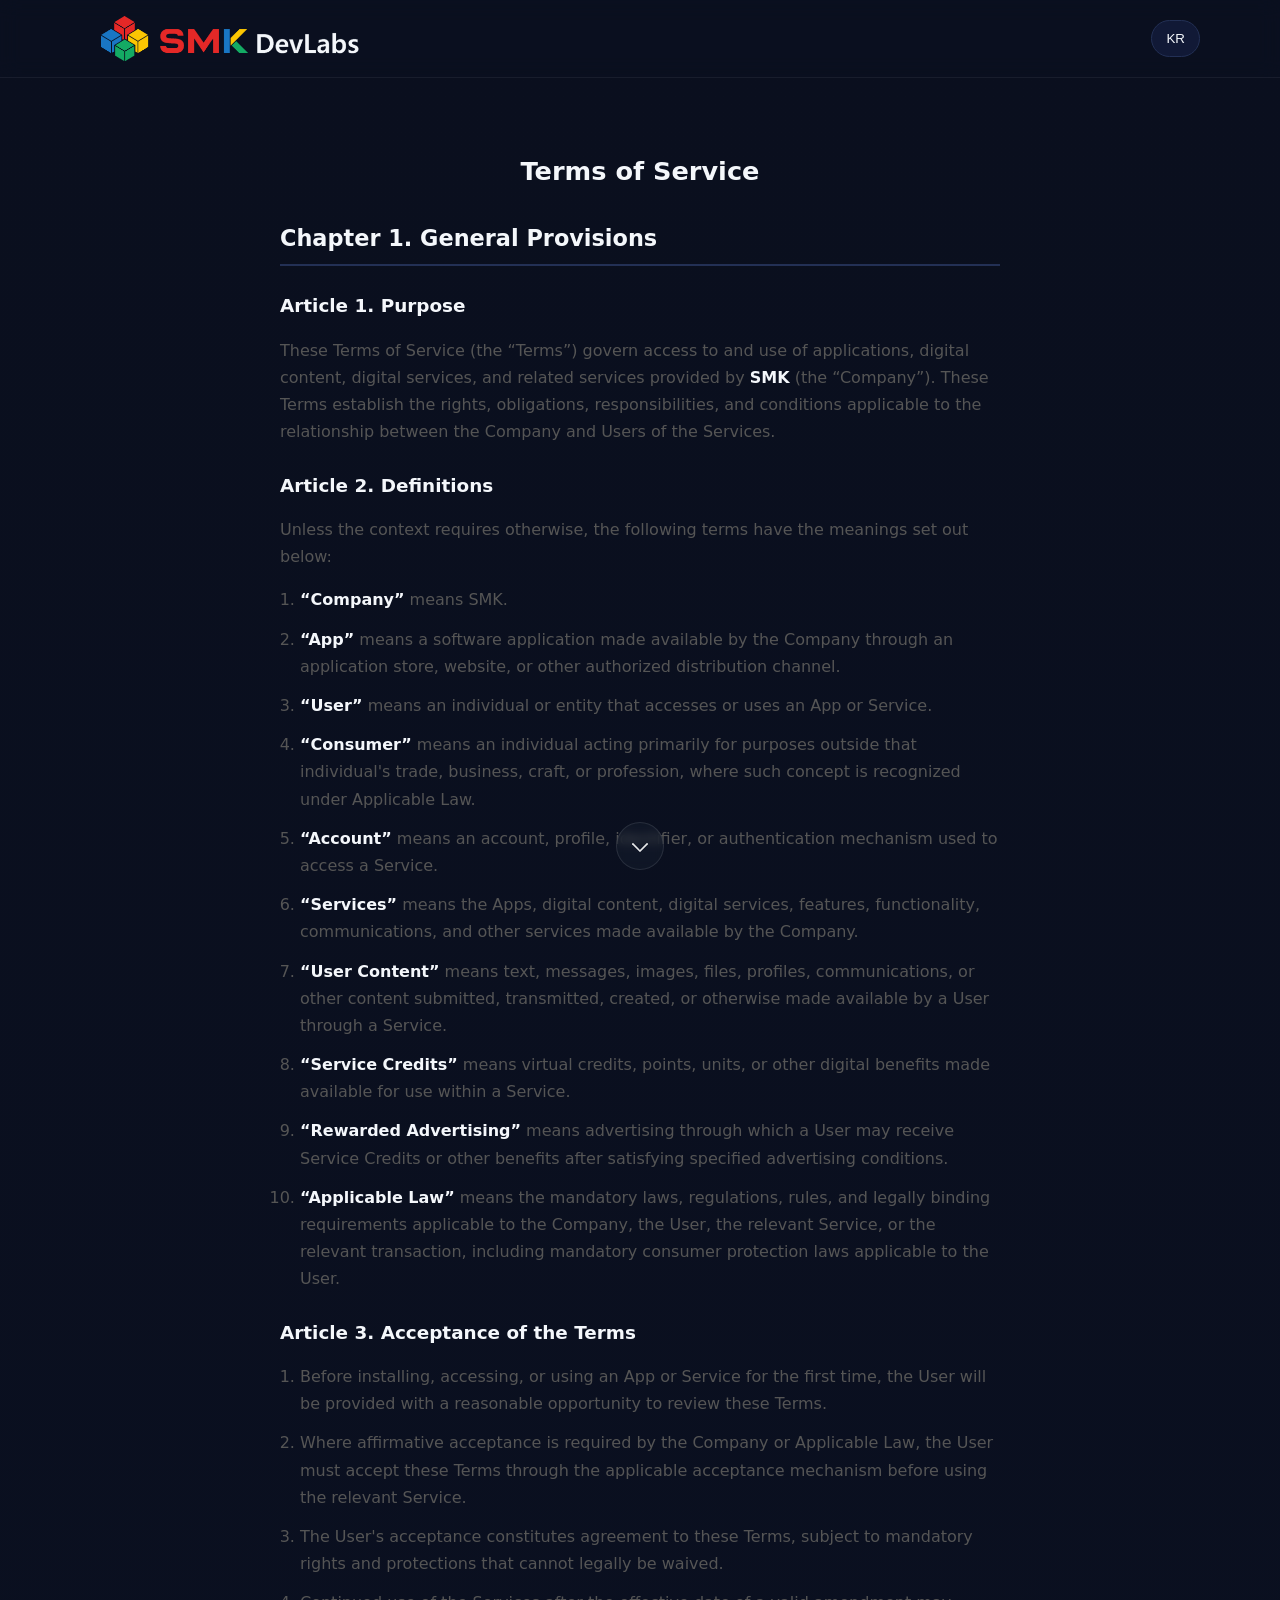
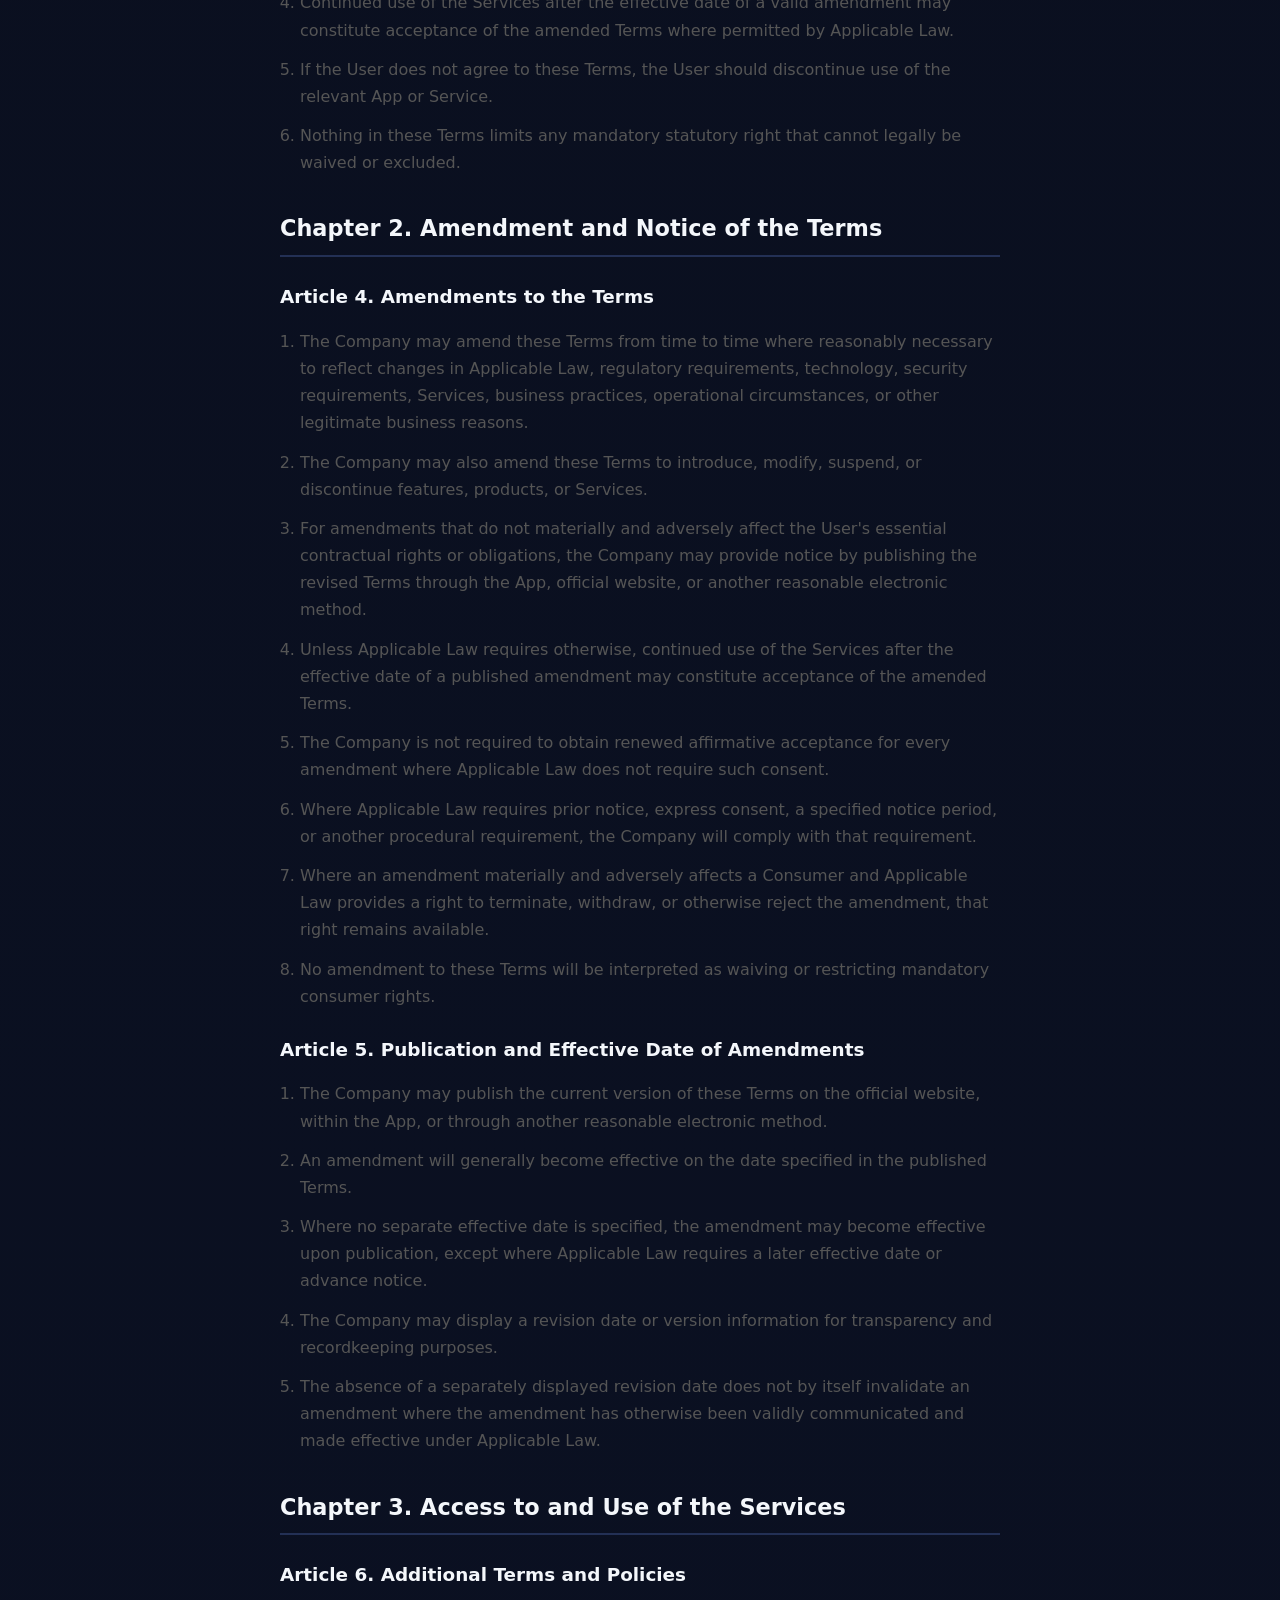
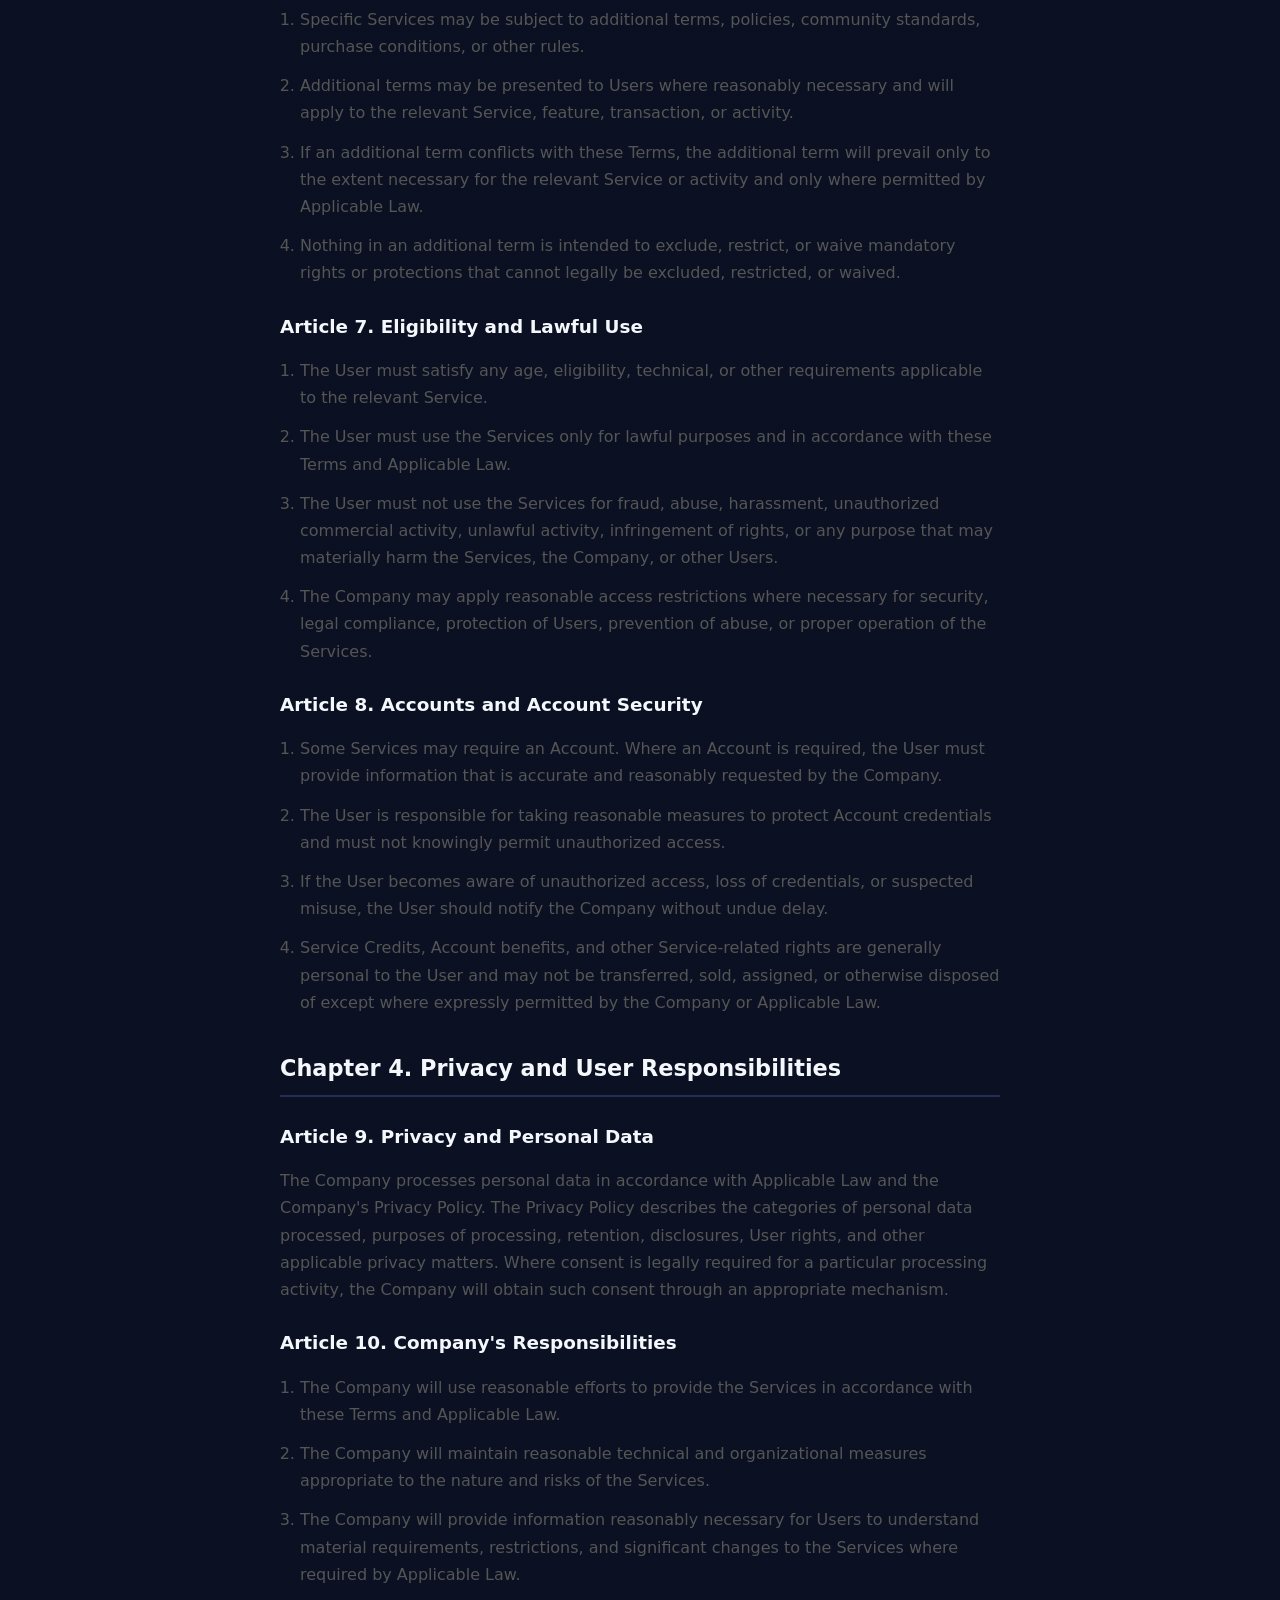
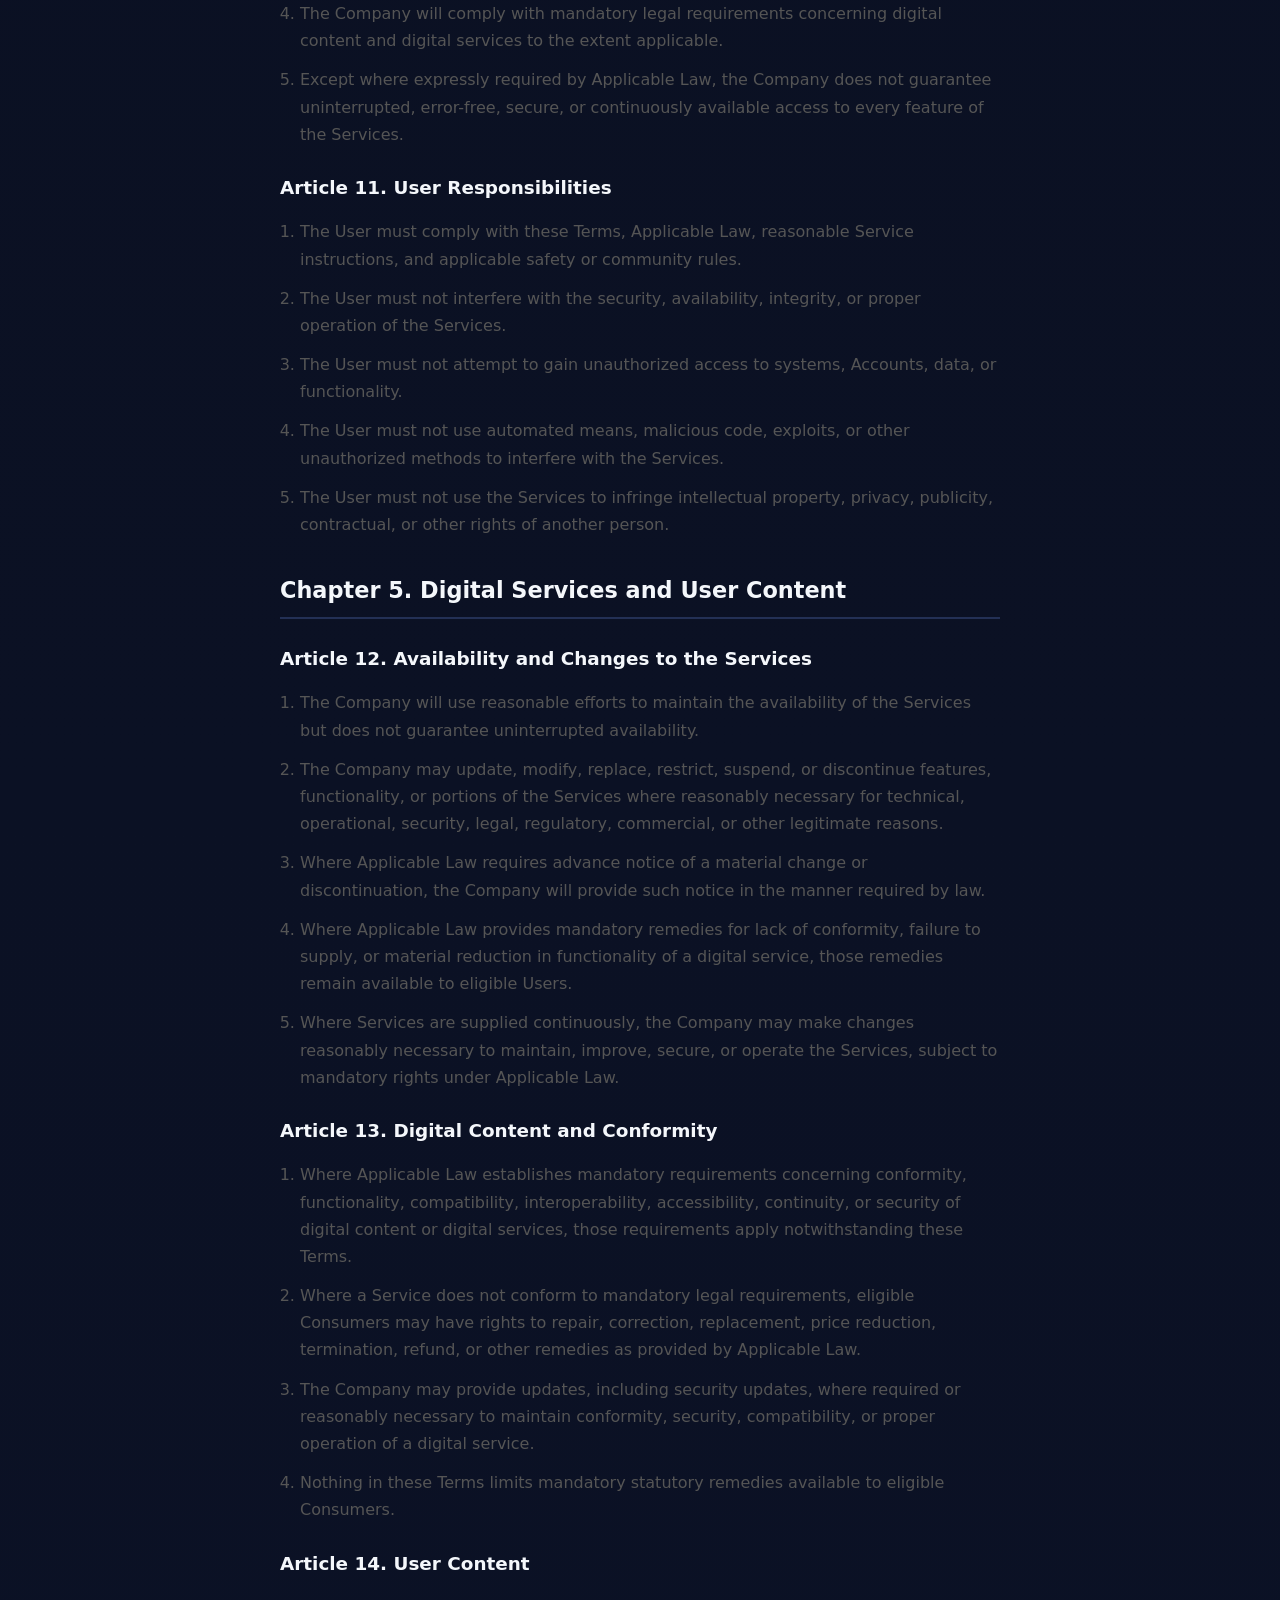
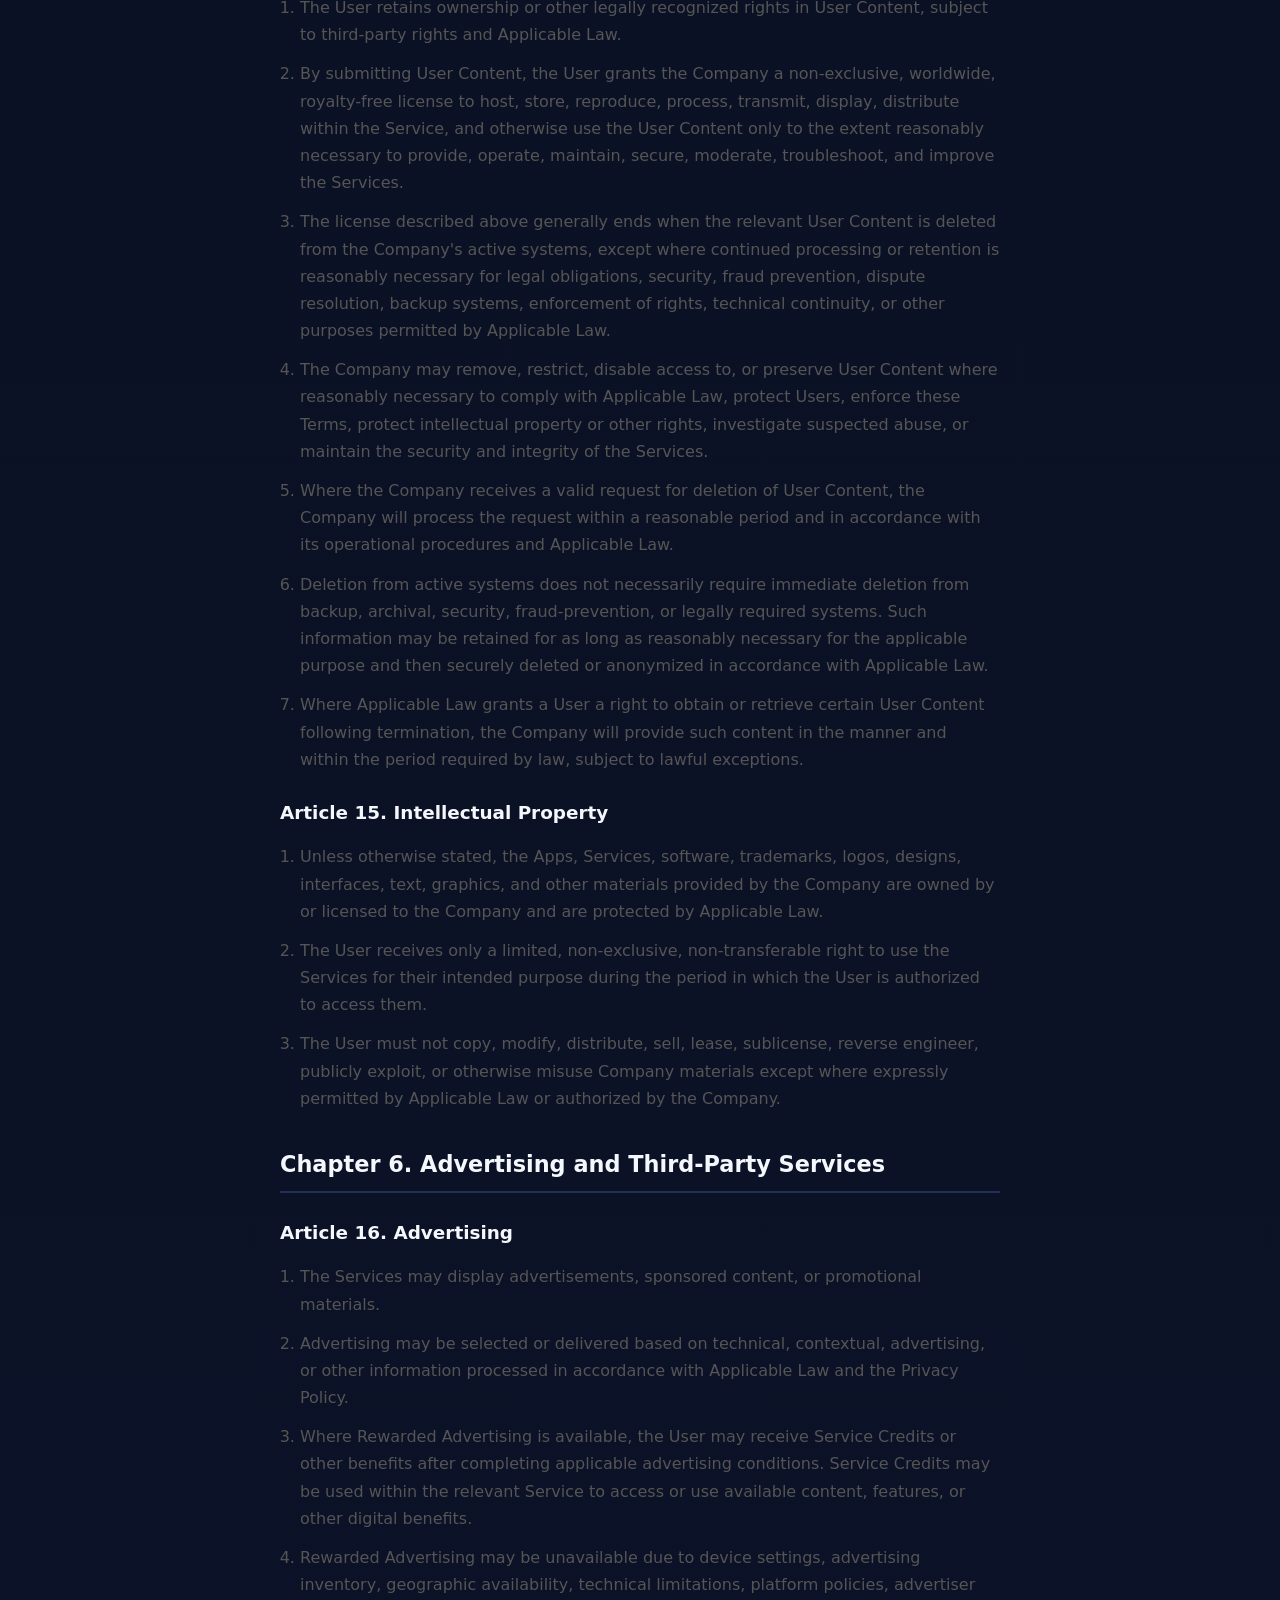
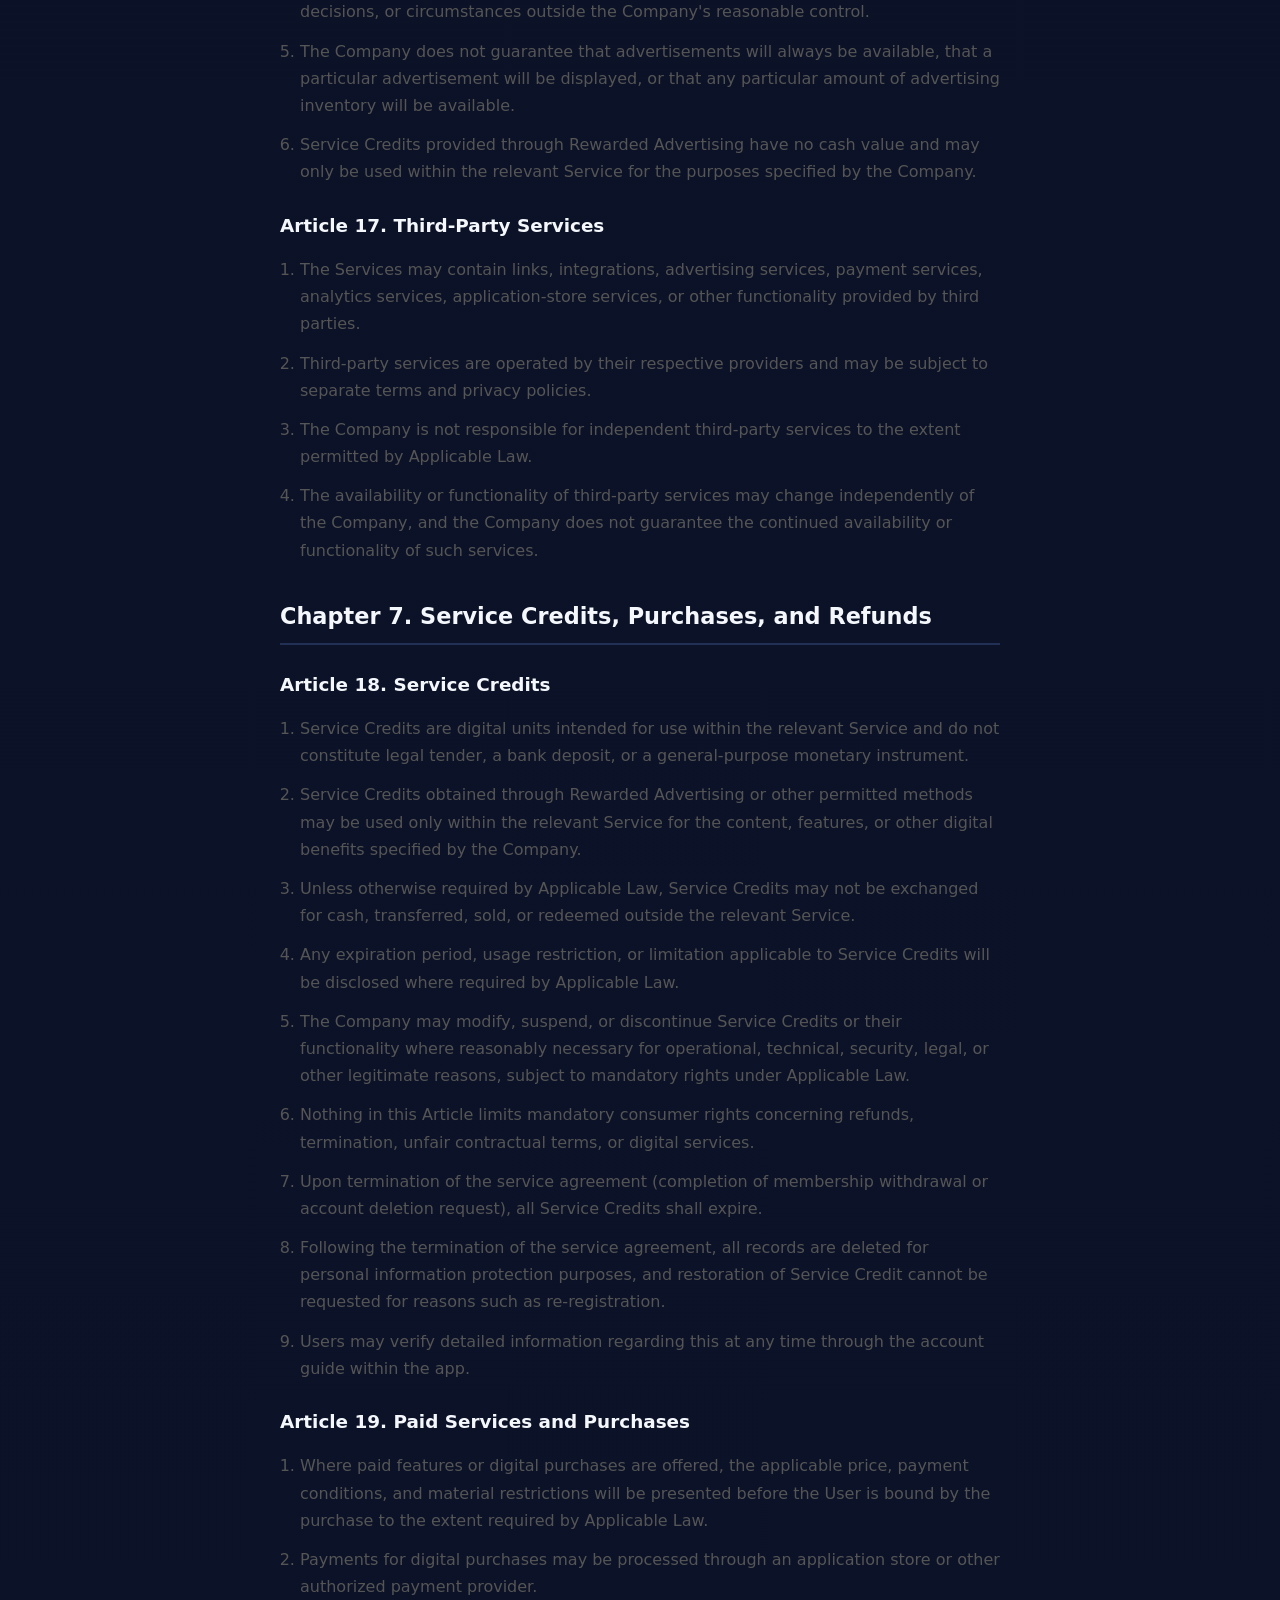
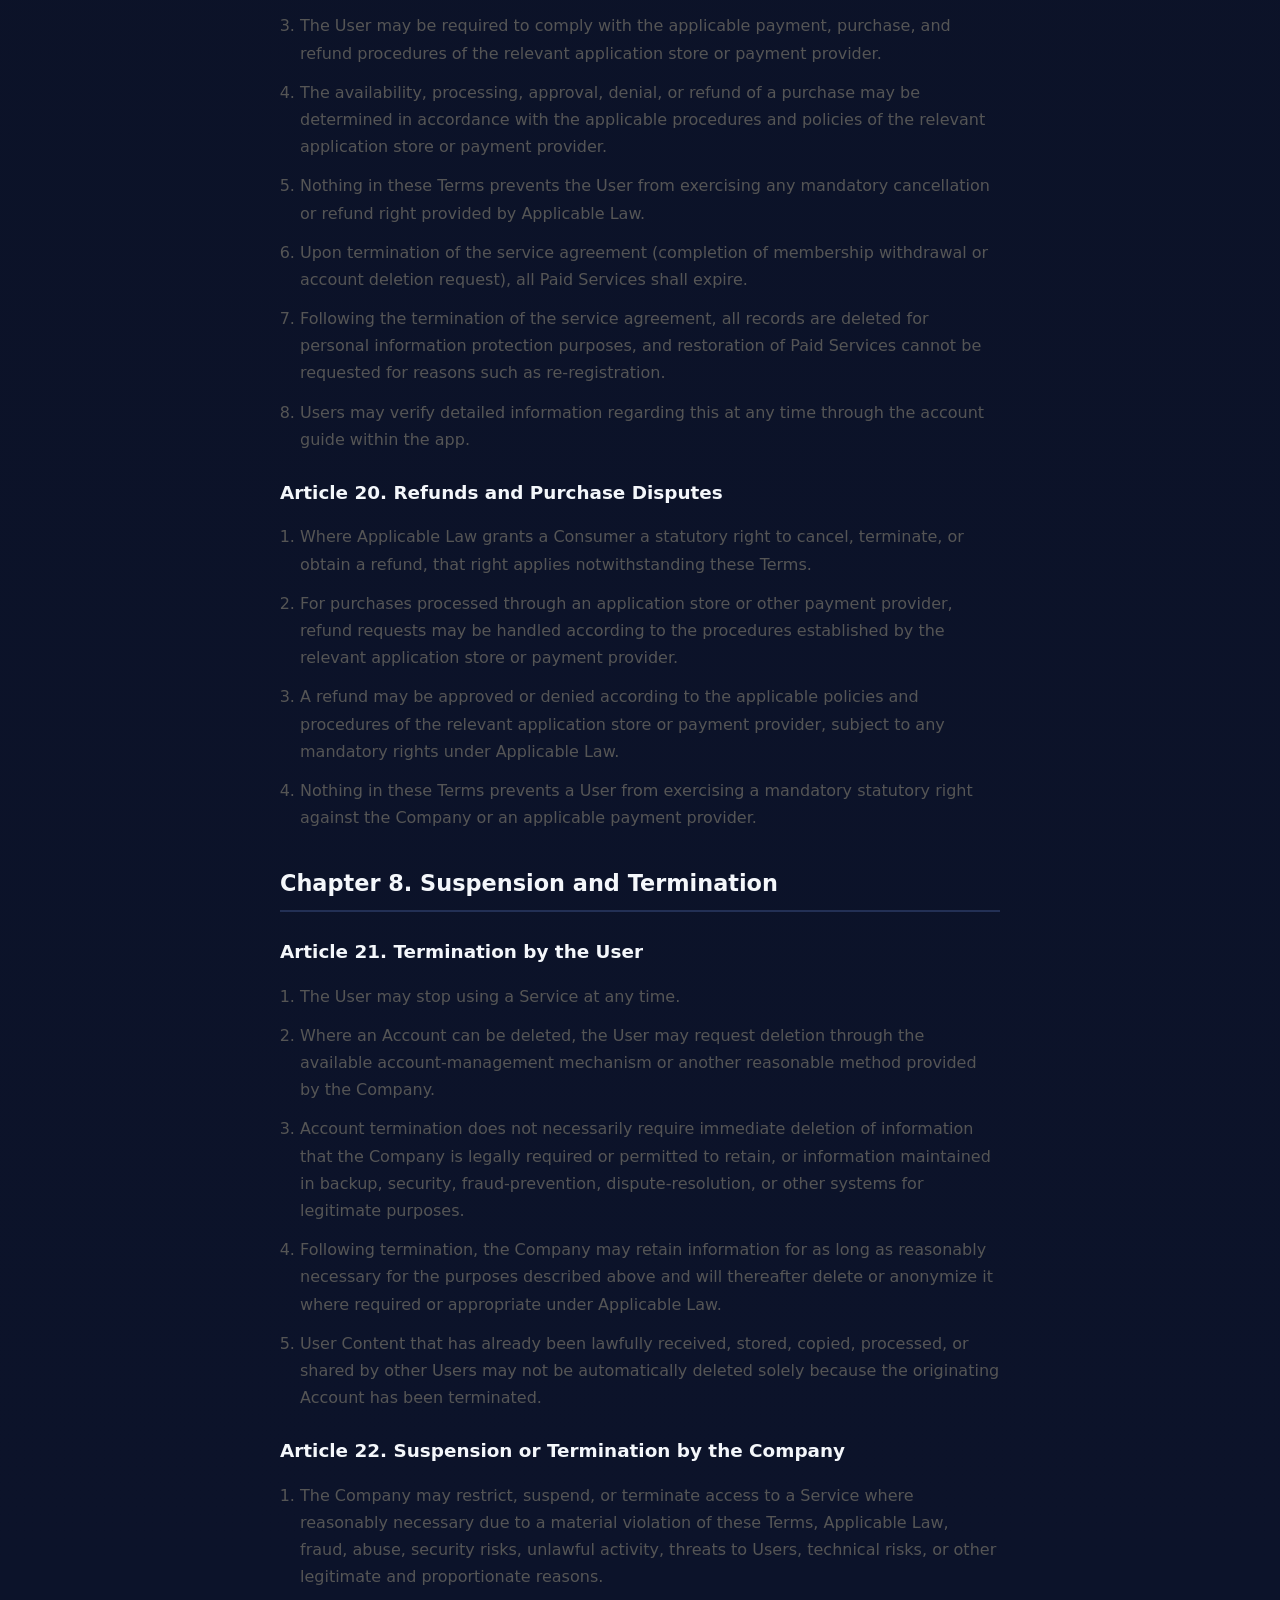
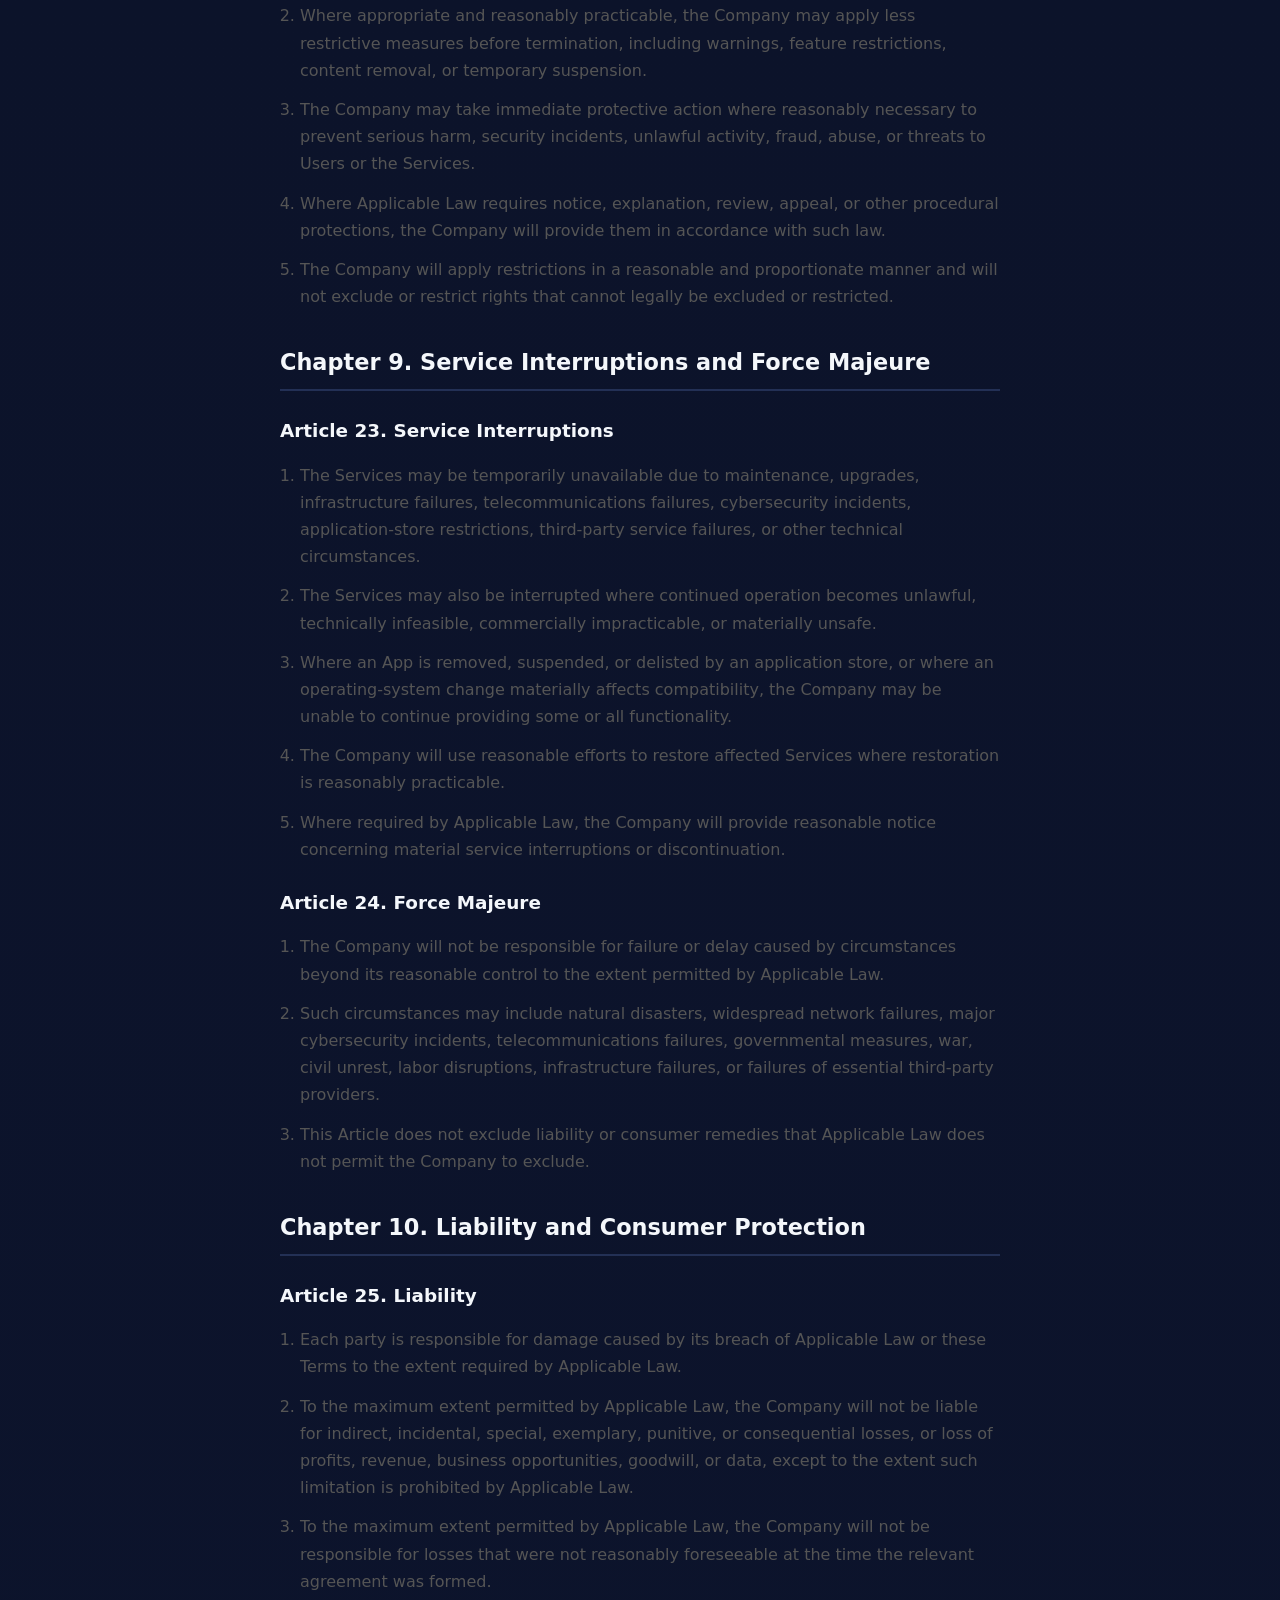
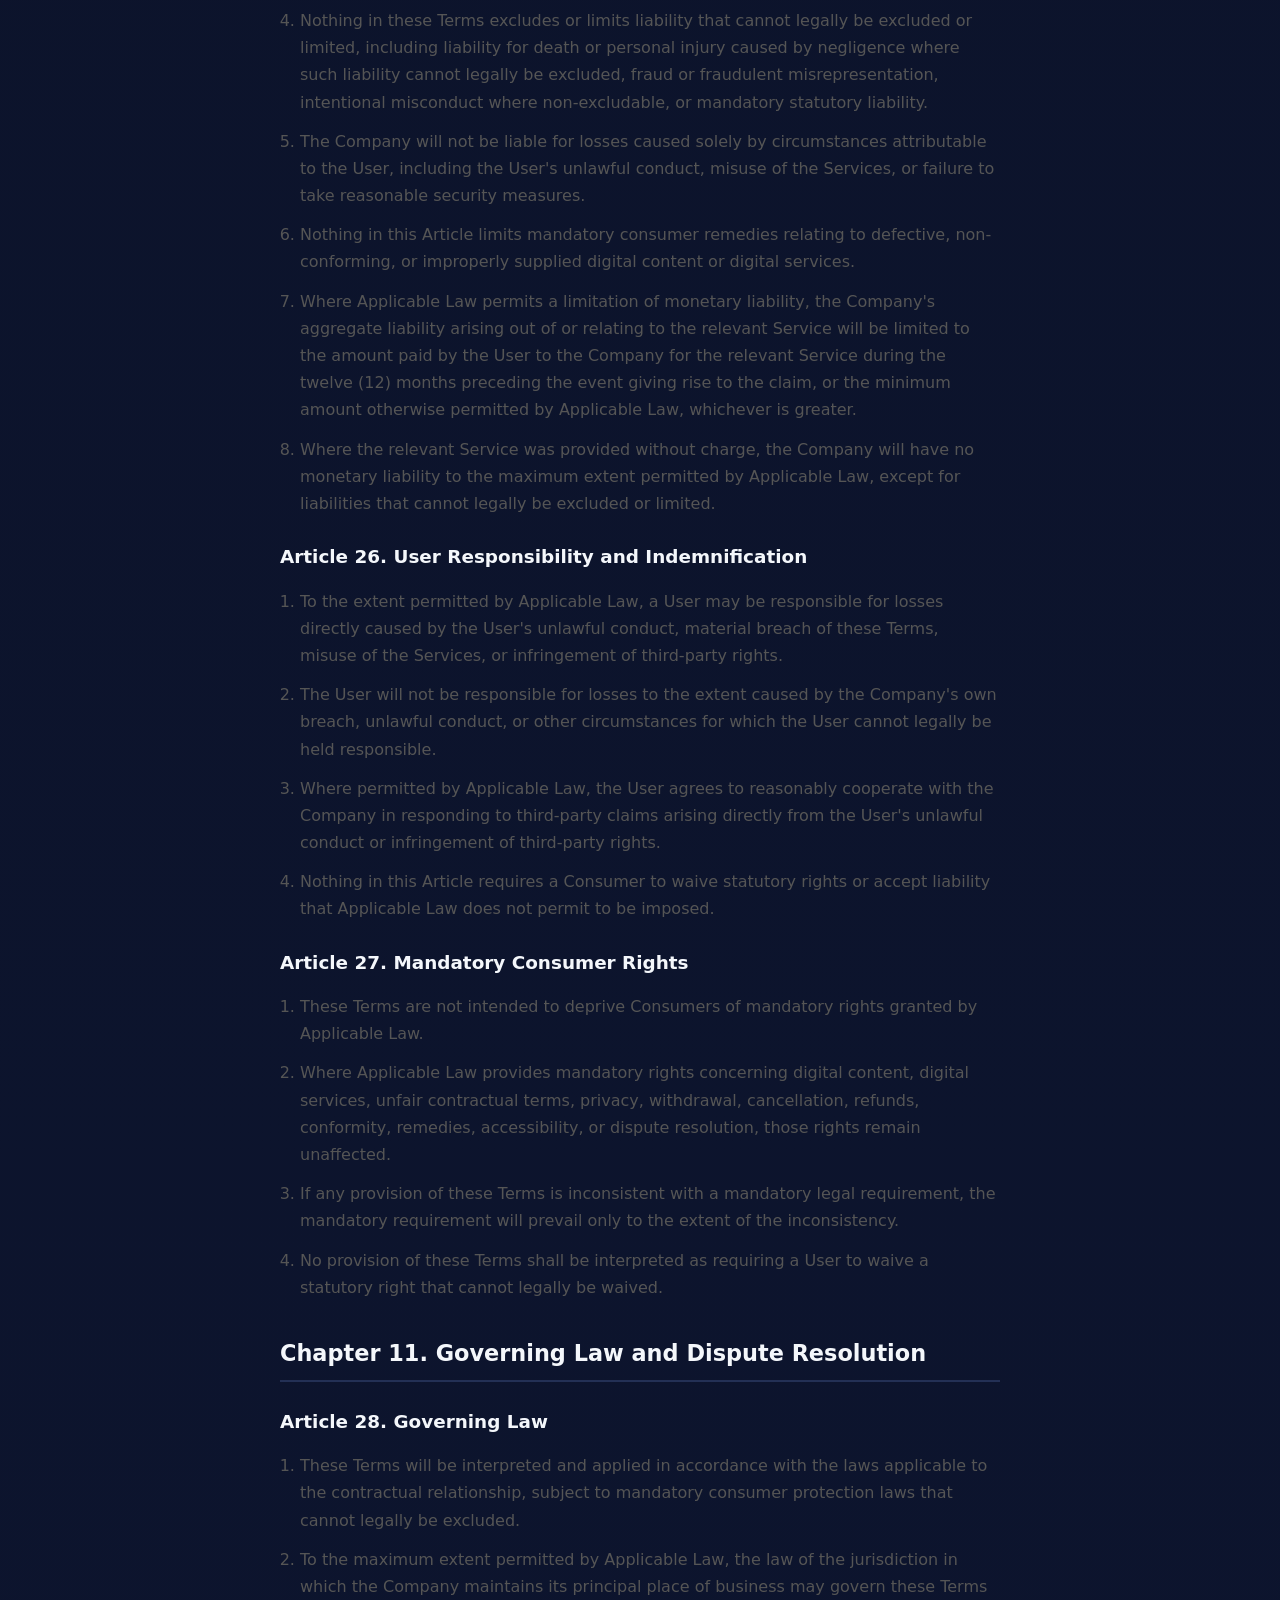
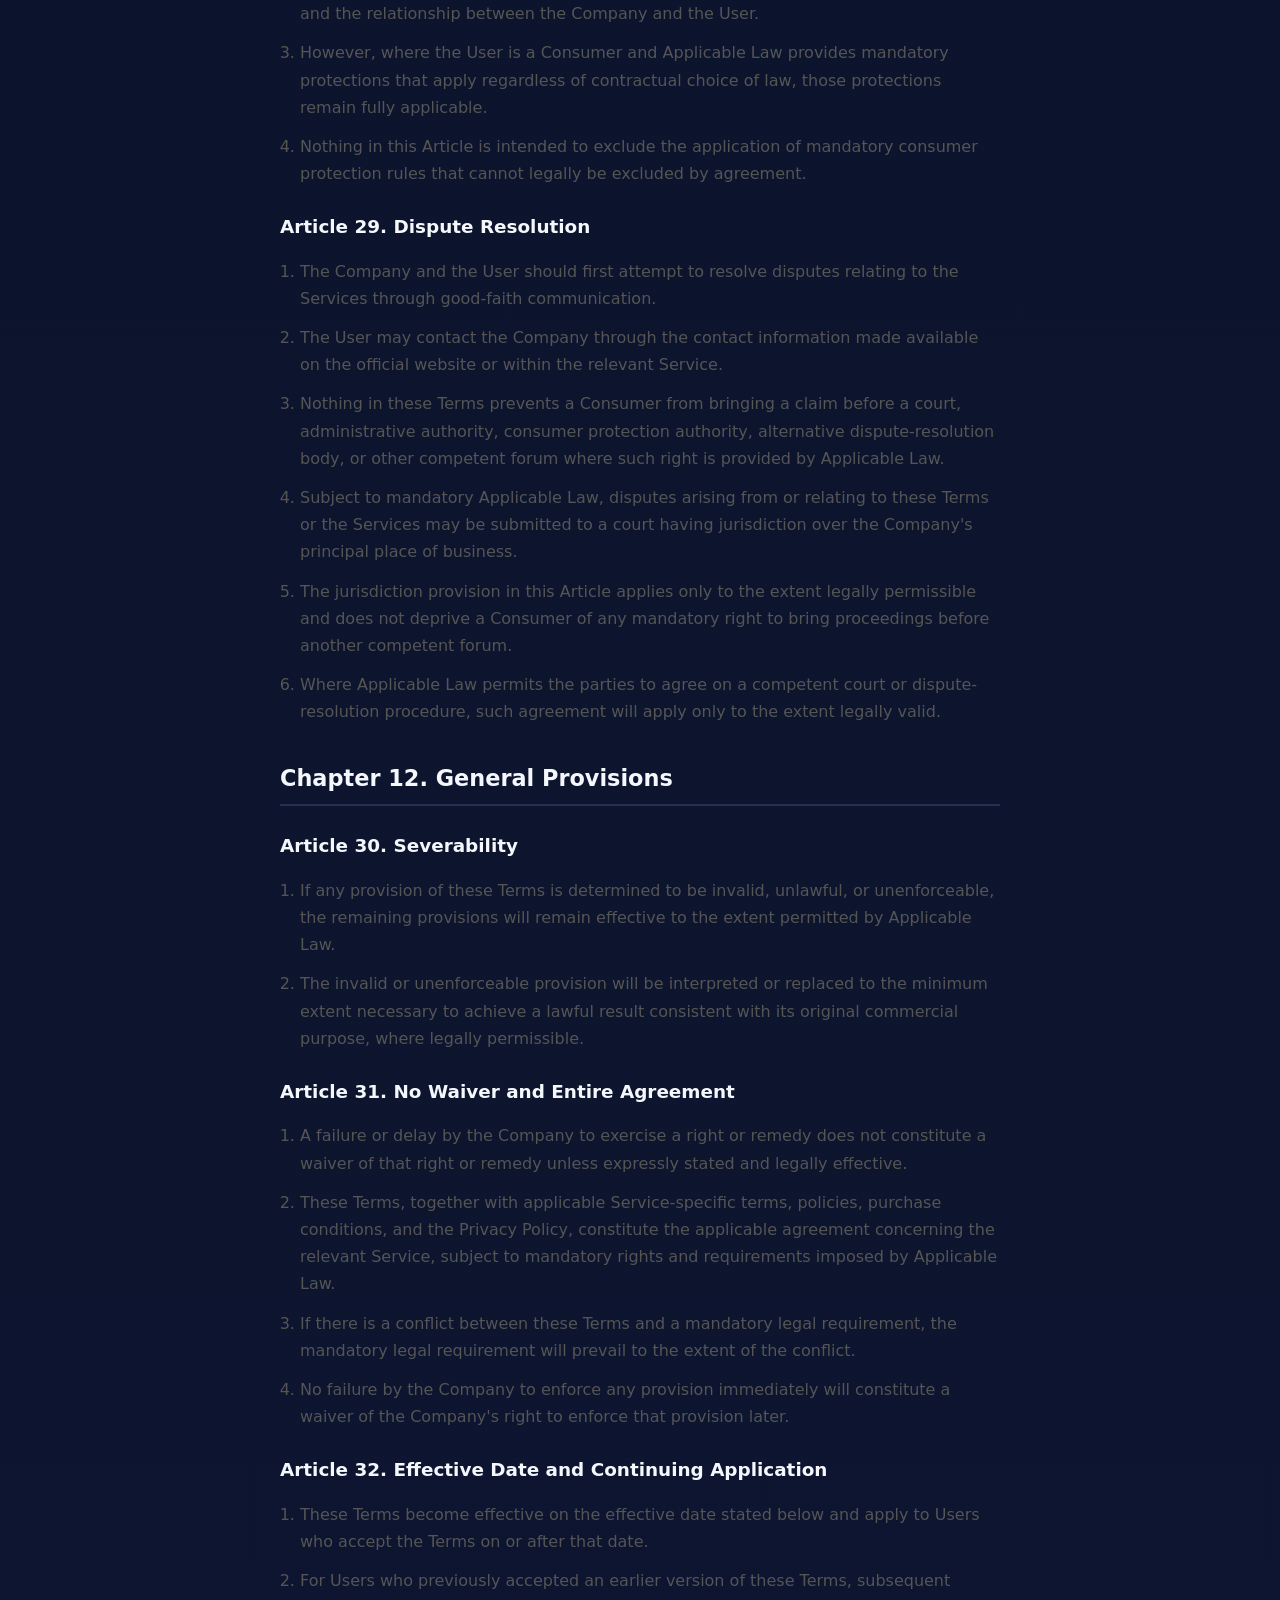
<file: terms.html>
<!doctype html>
<html lang="en">

<head>
  <meta charset="utf-8">
  <meta name="viewport" content="width=device-width, initial-scale=1">

  <meta name="description" data-i18n-key="page.description" content="SMK is a mobile app development company creating innovative digital products.">

  <title data-i18n-key="page.title"></title>

  <link rel="stylesheet" href="style.css">
  <link rel="canonical" href="https://smk-dev.com/terms.html">
  <style>
    .terms-body h1 {
      font-size: 2rem;
      margin-bottom: 30px;
      text-align: center;
    }

    .terms-body h2 {
      font-size: 1.4rem;
      margin-top: 35px;
      margin-bottom: 15px;
      color: var(--text, #111);
      border-bottom: 2px solid var(--line, #eee);
      padding-bottom: 8px;
    }

    .terms-body h3 {
      font-size: 1.15rem;
      margin-top: 25px;
      margin-bottom: 10px;
      color: var(--text, #222);
    }

    .terms-body p,
    .terms-body li {
      font-size: 1rem;
      line-height: 1.7;
      color: var(--text-sub, #555);
      margin-bottom: 12px;
    }

    .terms-body ul,
    .terms-body ol {
      padding-left: 20px;
      margin-bottom: 15px;
    }

    .terms-body strong {
      color: var(--text, #111);
    }
  </style>
</head>

<body data-page="terms">

  <!-- HEADER -->
  <header class="header">
    <div class="container nav">
      <div class="logo-wrap">
        <a href="/"
          style="display: flex; align-items: center; text-decoration: none; color: inherit;">
          <img src="assets/img/logo.png" alt="SMK Logo" class="logo">
        </a>
      </div>

      <button id="langToggle" class="lang-btn"><span data-i18n-key="ui.toggleLabel">KR</span></button>
    </div>
  </header>

  <!-- MAIN -->
  <main>
    <div class="container" style="padding: 60px 20px; max-width: 800px; margin: 0 auto;">

      <div id="dynamic-content-container" class="terms-body">
        <h1>Terms of Service</h1>
        <p>
          These Terms of Service govern the use of SMK DevLabs applications
          and services.
        </p>
      </div>

      <div style="margin-top: 60px; text-align: center; border-top: 1px solid var(--line, #eaeaea); padding-top: 40px;">
        <a href="/"
          style="display: inline-flex; align-items: center; gap: 8px; text-decoration: none; background: var(--panel, #f4f5f7); color: var(--text, #333); padding: 12px 24px; border-radius: 999px; font-weight: 600; border: 1px solid var(--line, #ddd); transition: background 0.2s;">
          <svg xmlns="http://www.w3.org/2000/svg" width="18" height="18" viewBox="0 0 24 24" fill="none"
            stroke="currentColor" stroke-width="2" stroke-linecap="round" stroke-linejoin="round">
            <path d="m3 9 9-7 9 7v11a2 2 0 0 1-2 2H5a2 2 0 0 1-2-2z" />
            <polyline points="9 22 9 12 15 12 15 22" />
          </svg>
          <span id="homeBtnText"></span>
        </a>
      </div>

    </div>
  </main>

  <!-- FOOTER -->
  <div id="site-footer"></div>

  <a href="#" class="back-to-top" aria-label="Back to top">
    <svg viewBox="0 0 24 24" width="20" height="20" stroke="currentColor" stroke-width="2.5" fill="none"
      stroke-linecap="round" stroke-linejoin="round">
      <polyline points="18 15 12 9 6 15"></polyline>
    </svg>
  </a>

  <script src="script.js"></script>
</body>

</html>
</file>
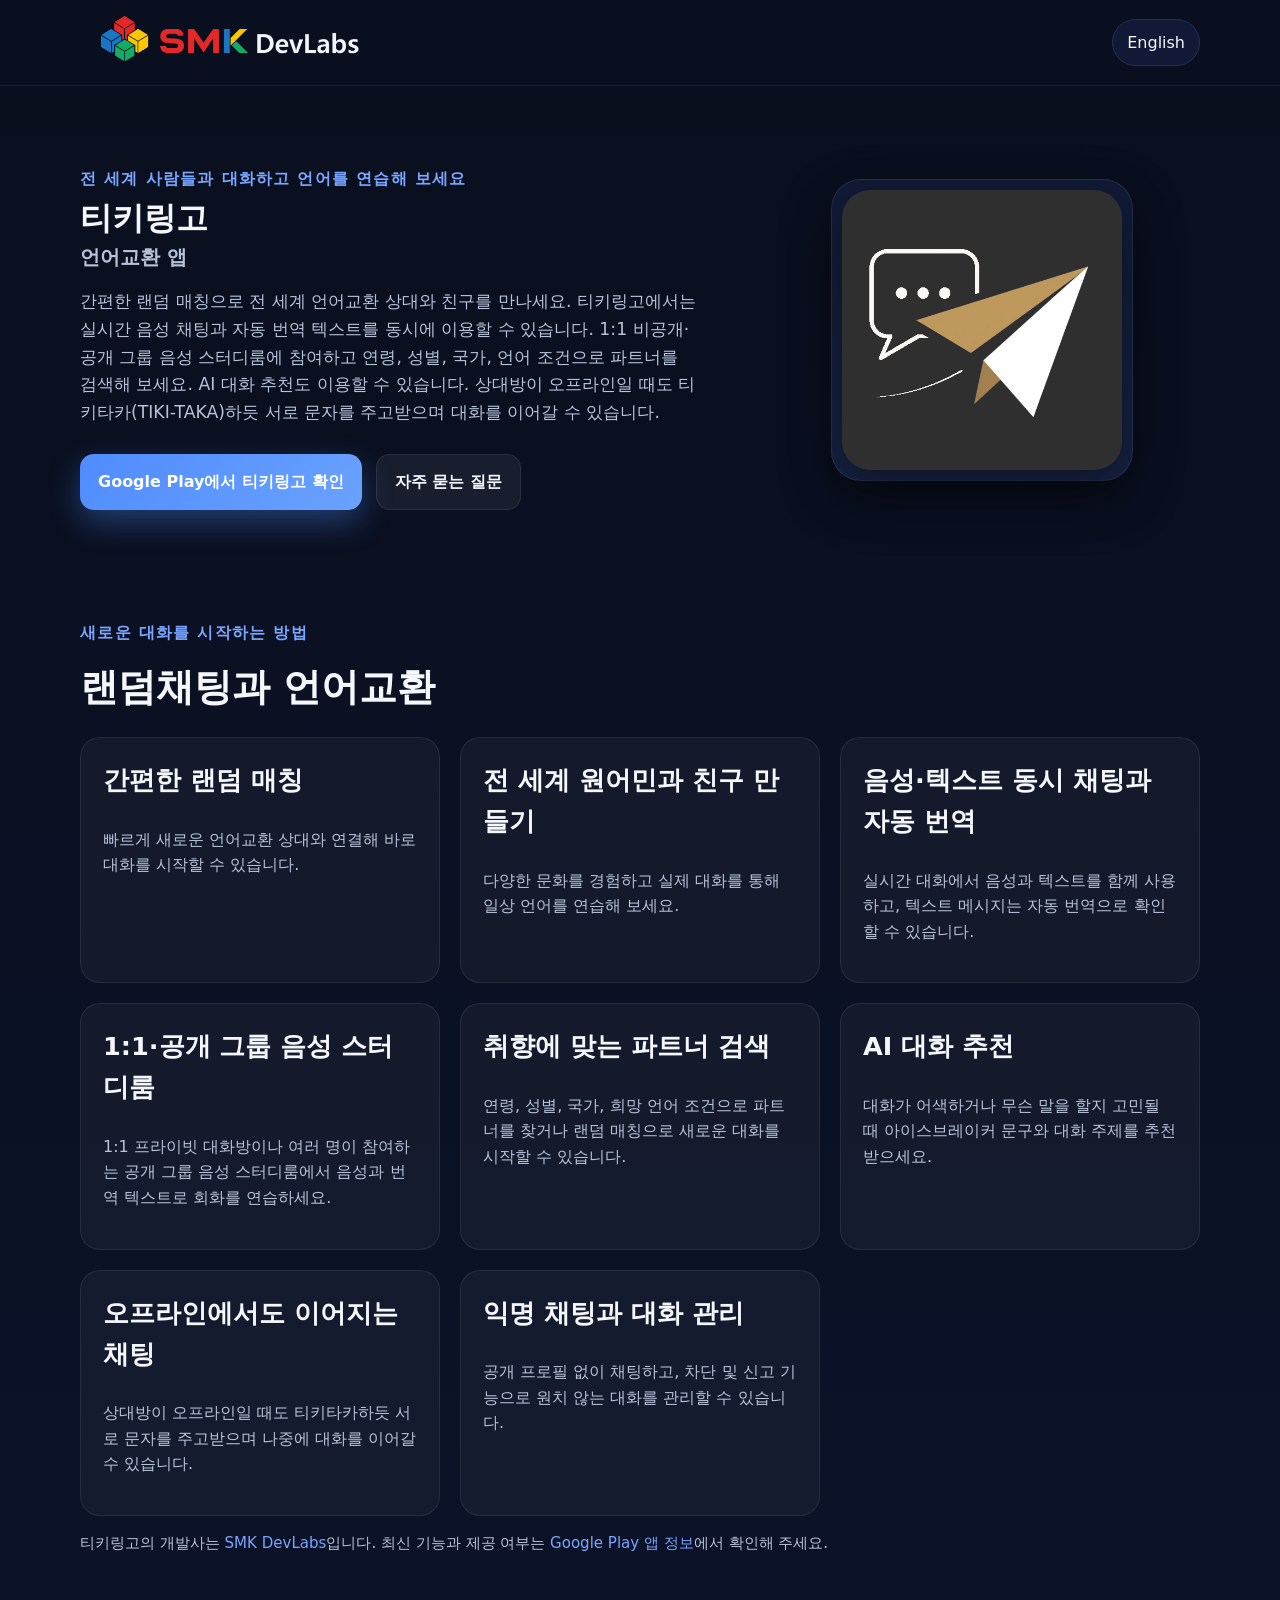
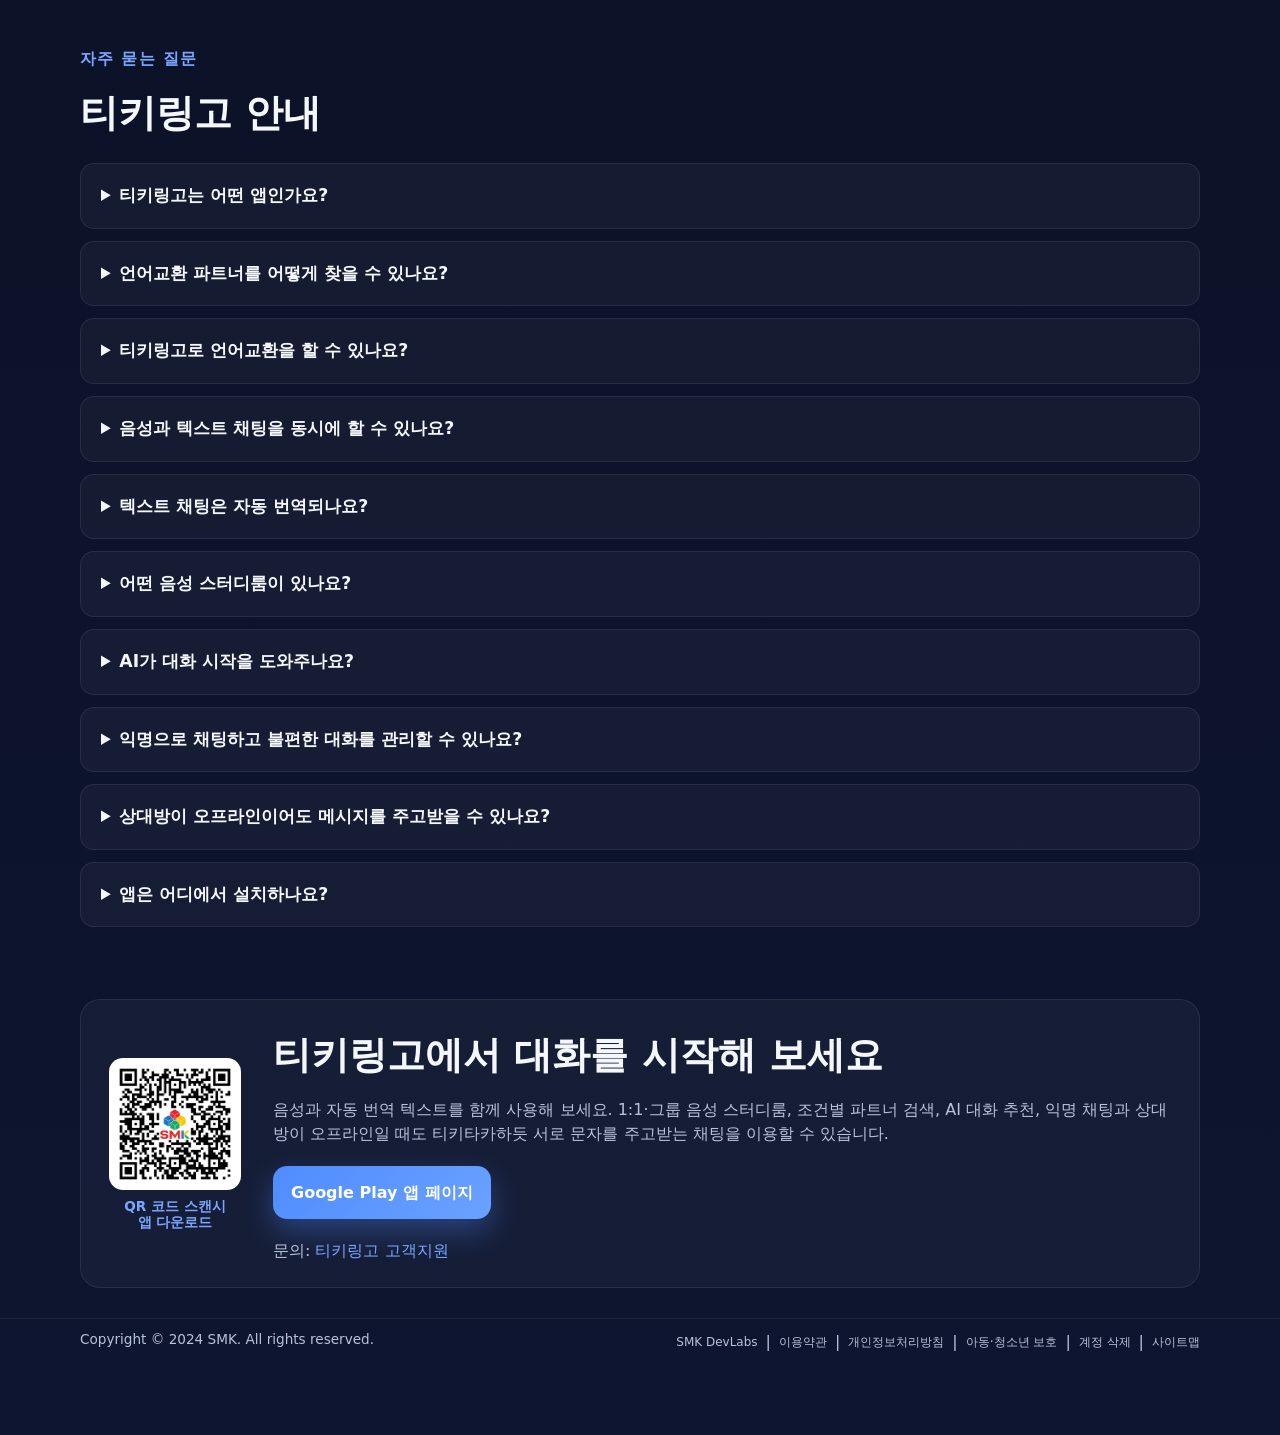
<file: tikilingo-ko.html>
<!doctype html>
<html lang="ko">

<head>
  <meta charset="utf-8">
  <meta name="viewport" content="width=device-width, initial-scale=1">
  <meta name="description" content="티키링고의 랜덤 매칭, 음성·자동 번역 텍스트 동시 채팅, 1:1 비공개·공개 그룹 음성 스터디룸과 상대방이 오프라인일 때도 티키타카하듯 서로 문자를 주고받는 채팅을 경험하세요.">
  <title>티키링고 | 실시간 음성·자동번역 채팅과 스터디룸</title>
  <link rel="canonical" href="https://smk-dev.com/tikilingo-ko.html">
  <link rel="alternate" hreflang="en" href="https://smk-dev.com/tikilingo.html">
  <link rel="alternate" hreflang="ko" href="https://smk-dev.com/tikilingo-ko.html">
  <link rel="alternate" hreflang="x-default" href="https://smk-dev.com/tikilingo.html">
  <meta property="og:type" content="website">
  <meta property="og:url" content="https://smk-dev.com/tikilingo-ko.html">
  <meta property="og:title" content="티키링고 | 실시간 음성·자동번역 채팅과 스터디룸">
  <meta property="og:description" content="간편한 랜덤 매칭, 음성·자동 번역 텍스트 동시 채팅, 1:1 비공개·공개 그룹 음성 스터디룸, 조건별 파트너 검색, AI 대화 추천과 상대방이 오프라인일 때도 티키타카하듯 서로 문자를 주고받는 채팅.">
  <meta property="og:image" content="https://smk-dev.com/assets/img/app-icon.png">
  <meta name="twitter:card" content="summary">
  <meta name="twitter:title" content="티키링고 | 실시간 음성·자동번역 채팅과 스터디룸">
  <meta name="twitter:description" content="간편한 랜덤 매칭, 음성·자동 번역 텍스트 동시 채팅, 1:1 비공개·공개 그룹 음성 스터디룸, 조건별 파트너 검색, AI 대화 추천과 상대방이 오프라인일 때도 티키타카하듯 서로 문자를 주고받는 채팅.">
  <meta name="twitter:image" content="https://smk-dev.com/assets/img/app-icon.png">
  <link rel="icon" type="image/png" href="/assets/img/SMK_LOGO_512x512.png">
  <link rel="stylesheet" href="/style.css?v=20261029-3">
  <script type="application/ld+json">
  {
    "@context": "https://schema.org",
    "@graph": [
      {
        "@type": "Organization",
        "@id": "https://smk-dev.com/#organization",
        "name": "SMK DevLabs",
        "url": "https://smk-dev.com/",
        "email": "help@smk-dev.com"
      },
      {
        "@type": "MobileApplication",
        "@id": "https://smk-dev.com/tikilingo-ko.html#app",
        "name": "TikiLingo",
        "url": "https://smk-dev.com/tikilingo-ko.html",
        "downloadUrl": "https://play.google.com/store/apps/details?id=com.smk.tikitalk",
        "sameAs": "https://play.google.com/store/apps/details?id=com.smk.tikitalk",
        "operatingSystem": "Android",
        "applicationCategory": "CommunicationApplication",
        "description": "티키링고는 간편한 랜덤 매칭, 실시간 음성·자동 번역 텍스트 동시 채팅, 1:1·그룹 음성 스터디룸, 연령·성별·국가·언어별 파트너 검색, AI 메시지 추천, 익명 채팅, 차단·신고 기능과 상대방이 오프라인일 때도 티키타카하듯 서로 문자를 주고받는 채팅을 제공하는 언어교환 앱입니다.",
        "publisher": { "@id": "https://smk-dev.com/#organization" }
      },
      {
        "@type": "FAQPage",
        "@id": "https://smk-dev.com/tikilingo-ko.html#faq",
        "mainEntity": [
          { "@type": "Question", "name": "티키링고는 어떤 앱인가요?", "acceptedAnswer": { "@type": "Answer", "text": "티키링고는 간편한 랜덤 매칭, 실시간 음성·자동 번역 텍스트 동시 채팅, 1:1·그룹 음성 스터디룸, 연령·성별·국가·언어별 파트너 검색, AI 메시지 추천, 익명 채팅, 차단·신고 기능과 상대방이 오프라인일 때도 티키타카하듯 서로 문자를 주고받는 채팅을 제공하는 Android 언어교환 앱입니다." } },
          { "@type": "Question", "name": "언어교환 파트너를 어떻게 찾을 수 있나요?", "acceptedAnswer": { "@type": "Answer", "text": "간편한 랜덤 매칭을 이용하거나 연령, 성별, 국가, 언어 조건으로 파트너를 검색할 수 있습니다." } },
          { "@type": "Question", "name": "티키링고로 언어교환을 할 수 있나요?", "acceptedAnswer": { "@type": "Answer", "text": "네. 원어민과 라이브 음성·문자 채팅을 하고, 실시간 번역의 도움으로 편하게 언어를 교환할 수 있어요." } },
          { "@type": "Question", "name": "음성과 텍스트 채팅을 동시에 할 수 있나요?", "acceptedAnswer": { "@type": "Answer", "text": "네. 티키링고에서는 실시간 대화 중 음성과 텍스트 채팅을 동시에 이용할 수 있습니다." } },
          { "@type": "Question", "name": "텍스트 채팅은 자동 번역되나요?", "acceptedAnswer": { "@type": "Answer", "text": "네. 텍스트 채팅 메시지를 자동 번역해 서로 다른 언어를 사용하는 사람들의 대화를 돕습니다." } },
          { "@type": "Question", "name": "어떤 음성 스터디룸이 있나요?", "acceptedAnswer": { "@type": "Answer", "text": "1:1 비공개 음성 스터디룸과 여러 명이 참여하는 공개 그룹 음성 스터디룸을 이용할 수 있습니다." } },
          { "@type": "Question", "name": "AI가 대화 시작을 도와주나요?", "acceptedAnswer": { "@type": "Answer", "text": "네. AI 메시지 추천 기능이 아이스브레이커 문구와 대화 주제를 제안해 음성·텍스트 대화를 이어가도록 도와줍니다." } },
          { "@type": "Question", "name": "익명으로 채팅하고 불편한 대화를 관리할 수 있나요?", "acceptedAnswer": { "@type": "Answer", "text": "공개 프로필 없이 익명으로 채팅할 수 있으며, 차단 및 신고 기능으로 대화를 관리할 수 있습니다." } },
          { "@type": "Question", "name": "상대방이 오프라인이어도 메시지를 주고받을 수 있나요?", "acceptedAnswer": { "@type": "Answer", "text": "네. 상대방이 오프라인일 때도 티키타카하듯 서로 문자를 주고받으며 나중에 대화를 이어갈 수 있습니다." } },
          { "@type": "Question", "name": "앱은 어디에서 설치하나요?", "acceptedAnswer": { "@type": "Answer", "text": "공식 Google Play 앱 페이지에서 확인하고 설치할 수 있습니다." } }
        ]
      }
    ]
  }
  </script>
</head>

<body>
  <a class="skip-link" href="#main-content">본문으로 건너뛰기</a>
  <header class="header">
    <div class="container nav">
      <a href="/?lang=ko" aria-label="SMK DevLabs 홈페이지"><img src="/assets/img/logo.png" alt="SMK DevLabs" class="logo"></a>
      <a class="lang-btn" href="/tikilingo.html?lang=en" lang="en" hreflang="en">English</a>
    </div>
  </header>

  <main id="main-content" class="landing-main">
    <section class="hero landing-hero">
      <div class="container hero-grid">
        <div>
          <p class="eyebrow">전 세계 사람들과 대화하고 언어를 연습해 보세요</p>
          <h1>티키링고<br><span class="landing-subtitle">언어교환 앱</span></h1>
          <p class="hero-text">간편한 랜덤 매칭으로 전 세계 언어교환 상대와 친구를 만나세요. 티키링고에서는 실시간 음성 채팅과 자동 번역 텍스트를 동시에 이용할 수 있습니다. 1:1 비공개·공개 그룹 음성 스터디룸에 참여하고 연령, 성별, 국가, 언어 조건으로 파트너를 검색해 보세요. AI 대화 추천도 이용할 수 있습니다. 상대방이 오프라인일 때도 티키타카(TIKI-TAKA)하듯 서로 문자를 주고받으며 대화를 이어갈 수 있습니다.</p>
          <div class="hero-actions">
            <a class="btn primary" href="https://play.google.com/store/apps/details?id=com.smk.tikitalk" target="_blank" rel="noopener noreferrer">Google Play에서 티키링고 확인</a>
            <a class="btn secondary" href="#faq">자주 묻는 질문</a>
          </div>
        </div>
        <div class="hero-visual">
          <a class="landing-app-icon-link" href="https://play.google.com/store/apps/details?id=com.smk.tikitalk" target="_blank" rel="noopener noreferrer" aria-label="Google Play에서 티키링고 다운로드">
            <img class="landing-app-icon" src="/assets/img/app-icon.png" alt="티키링고 앱 아이콘">
          </a>
        </div>
      </div>
    </section>

    <section class="section" id="how-it-works">
      <div class="container">
        <div class="section-head"><p class="eyebrow">새로운 대화를 시작하는 방법</p><h2>랜덤채팅과 언어교환</h2></div>
        <div class="cards landing-cards">
          <article class="card"><h3>간편한 랜덤 매칭</h3><p>빠르게 새로운 언어교환 상대와 연결해 바로 대화를 시작할 수 있습니다.</p></article>
          <article class="card"><h3>전 세계 원어민과 친구 만들기</h3><p>다양한 문화를 경험하고 실제 대화를 통해 일상 언어를 연습해 보세요.</p></article>
          <article class="card"><h3>음성·텍스트 동시 채팅과 자동 번역</h3><p>실시간 대화에서 음성과 텍스트를 함께 사용하고, 텍스트 메시지는 자동 번역으로 확인할 수 있습니다.</p></article>
          <article class="card"><h3>1:1·공개 그룹 음성 스터디룸</h3><p>1:1 프라이빗 대화방이나 여러 명이 참여하는 공개 그룹 음성 스터디룸에서 음성과 번역 텍스트로 회화를 연습하세요.</p></article>
          <article class="card"><h3>취향에 맞는 파트너 검색</h3><p>연령, 성별, 국가, 희망 언어 조건으로 파트너를 찾거나 랜덤 매칭으로 새로운 대화를 시작할 수 있습니다.</p></article>
          <article class="card"><h3>AI 대화 추천</h3><p>대화가 어색하거나 무슨 말을 할지 고민될 때 아이스브레이커 문구와 대화 주제를 추천받으세요.</p></article>
          <article class="card"><h3>오프라인에서도 이어지는 채팅</h3><p>상대방이 오프라인일 때도 티키타카하듯 서로 문자를 주고받으며 나중에 대화를 이어갈 수 있습니다.</p></article>
          <article class="card"><h3>익명 채팅과 대화 관리</h3><p>공개 프로필 없이 채팅하고, 차단 및 신고 기능으로 원치 않는 대화를 관리할 수 있습니다.</p></article>
        </div>
        <p class="landing-source">티키링고의 개발사는 <a href="/?lang=ko">SMK DevLabs</a>입니다. 최신 기능과 제공 여부는 <a href="https://play.google.com/store/apps/details?id=com.smk.tikitalk" target="_blank" rel="noopener noreferrer">Google Play 앱 정보</a>에서 확인해 주세요.</p>
      </div>
    </section>

    <section class="section landing-faq" id="faq">
      <div class="container">
        <div class="section-head"><p class="eyebrow">자주 묻는 질문</p><h2>티키링고 안내</h2></div>
        <details><summary>티키링고는 어떤 앱인가요?</summary><p>티키링고는 간편한 랜덤 매칭, 실시간 음성·자동 번역 텍스트 동시 채팅, 1:1·그룹 음성 스터디룸, 연령·성별·국가·언어별 파트너 검색, AI 메시지 추천, 익명 채팅, 차단·신고 기능과 상대방이 오프라인일 때도 티키타카하듯 서로 문자를 주고받는 채팅을 제공하는 Android 언어교환 앱입니다.</p></details>
        <details><summary>언어교환 파트너를 어떻게 찾을 수 있나요?</summary><p>간편한 랜덤 매칭을 이용하거나 연령, 성별, 국가, 언어 조건으로 파트너를 검색할 수 있습니다.</p></details>
        <details><summary>티키링고로 언어교환을 할 수 있나요?</summary><p>네. 원어민과 라이브 음성·문자 채팅을 하고, 실시간 번역의 도움으로 편하게 언어를 교환할 수 있어요.</p></details>
        <details><summary>음성과 텍스트 채팅을 동시에 할 수 있나요?</summary><p>네. 티키링고에서는 실시간 대화 중 음성과 텍스트 채팅을 동시에 이용할 수 있습니다.</p></details>
        <details><summary>텍스트 채팅은 자동 번역되나요?</summary><p>네. 텍스트 채팅 메시지를 자동 번역해 서로 다른 언어를 사용하는 사람들의 대화를 돕습니다.</p></details>
        <details><summary>어떤 음성 스터디룸이 있나요?</summary><p>1:1 비공개 음성 스터디룸과 여러 명이 참여하는 공개 그룹 음성 스터디룸을 이용할 수 있습니다.</p></details>
        <details><summary>AI가 대화 시작을 도와주나요?</summary><p>네. AI 메시지 추천 기능이 아이스브레이커 문구와 대화 주제를 제안해 음성·텍스트 대화를 이어가도록 도와줍니다.</p></details>
        <details><summary>익명으로 채팅하고 불편한 대화를 관리할 수 있나요?</summary><p>공개 프로필 없이 익명으로 채팅할 수 있으며, 차단 및 신고 기능으로 대화를 관리할 수 있습니다.</p></details>
        <details><summary>상대방이 오프라인이어도 메시지를 주고받을 수 있나요?</summary><p>네. 상대방이 오프라인일 때도 티키타카하듯 서로 문자를 주고받으며 나중에 대화를 이어갈 수 있습니다.</p></details>
        <details><summary>앱은 어디에서 설치하나요?</summary><p><a href="https://play.google.com/store/apps/details?id=com.smk.tikitalk" target="_blank" rel="noopener noreferrer">공식 Google Play 앱 페이지</a>에서 확인하고 설치할 수 있습니다.</p></details>
      </div>
    </section>

    <section class="section landing-cta">
      <div class="container">
        <div class="product-card-main landing-qr-feature">
          <a class="product-left-group" href="https://play.google.com/store/apps/details?id=com.smk.tikitalk" target="_blank" rel="noopener noreferrer" aria-label="Google Play에서 티키링고 다운로드">
            <img class="qr-img-large" src="/assets/img/tikitalk-qr.png" alt="티키링고 Google Play 다운로드 페이지로 연결되는 QR 코드">
            <span class="qr-action-caption">QR 코드 스캔시<br>앱 다운로드</span>
          </a>
          <div class="main-product-content">
            <h2>티키링고에서 대화를 시작해 보세요</h2>
            <p>음성과 자동 번역 텍스트를 함께 사용해 보세요. 1:1·그룹 음성 스터디룸, 조건별 파트너 검색, AI 대화 추천, 익명 채팅과 상대방이 오프라인일 때도 티키타카하듯 서로 문자를 주고받는 채팅을 이용할 수 있습니다.</p>
            <a class="btn primary" href="https://play.google.com/store/apps/details?id=com.smk.tikitalk" target="_blank" rel="noopener noreferrer">Google Play 앱 페이지</a>
            <p>문의: <a href="mailto:help@smk-dev.com">티키링고 고객지원</a></p>
          </div>
        </div>
      </div>
    </section>
  </main>

  <footer class="footer"><div class="container footer-inner"><p class="footer-copyright">Copyright © 2024 SMK. All rights reserved.</p><nav aria-label="푸터"><ul class="footer-links-list"><li><a href="/?lang=ko">SMK DevLabs</a></li><li><a href="/terms-ko.html?lang=ko">이용약관</a></li><li><a href="/privacy-ko.html?lang=ko">개인정보처리방침</a></li><li><a href="/child-safety-ko.html?lang=ko">아동·청소년 보호</a></li><li><a href="/account-deletion.html?lang=ko">계정 삭제</a></li><li><a href="/sitemap-ko.html?lang=ko">사이트맵</a></li></ul></nav></div></footer>
</body>
</html>
</file>
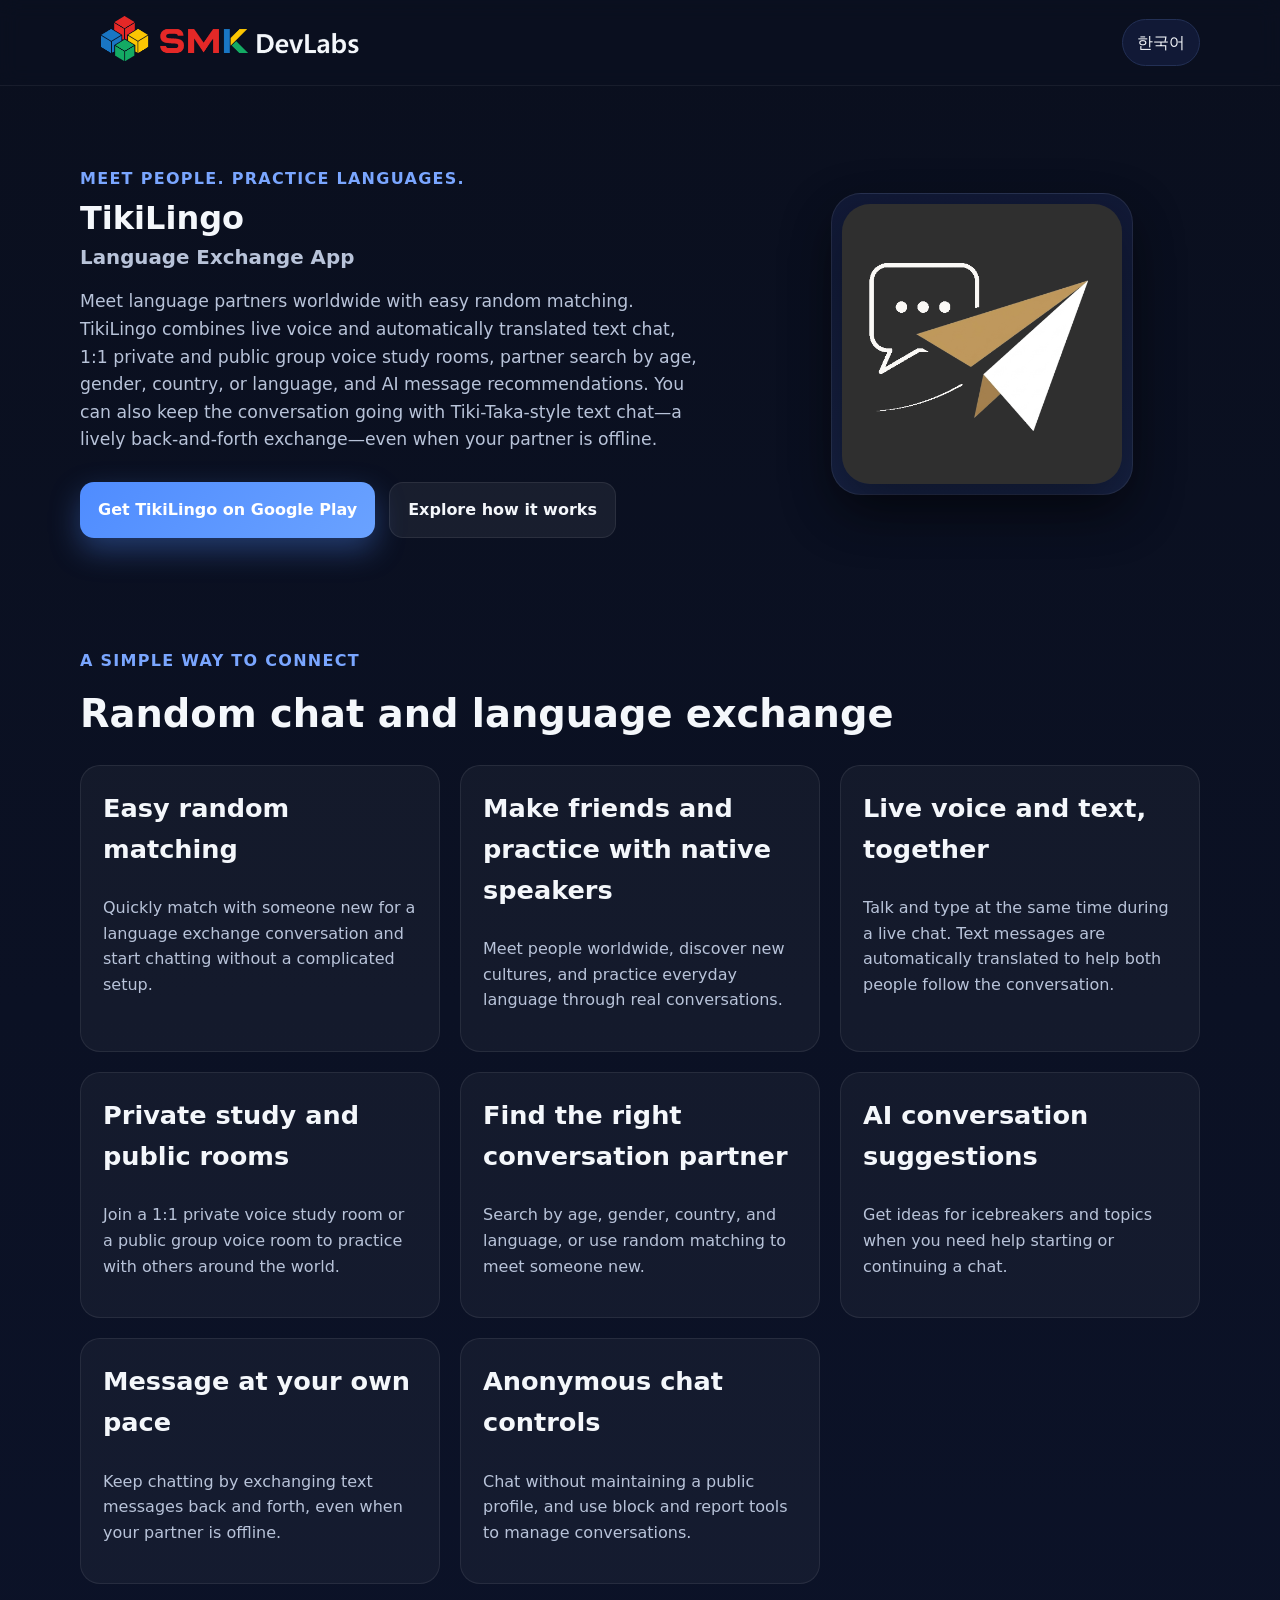
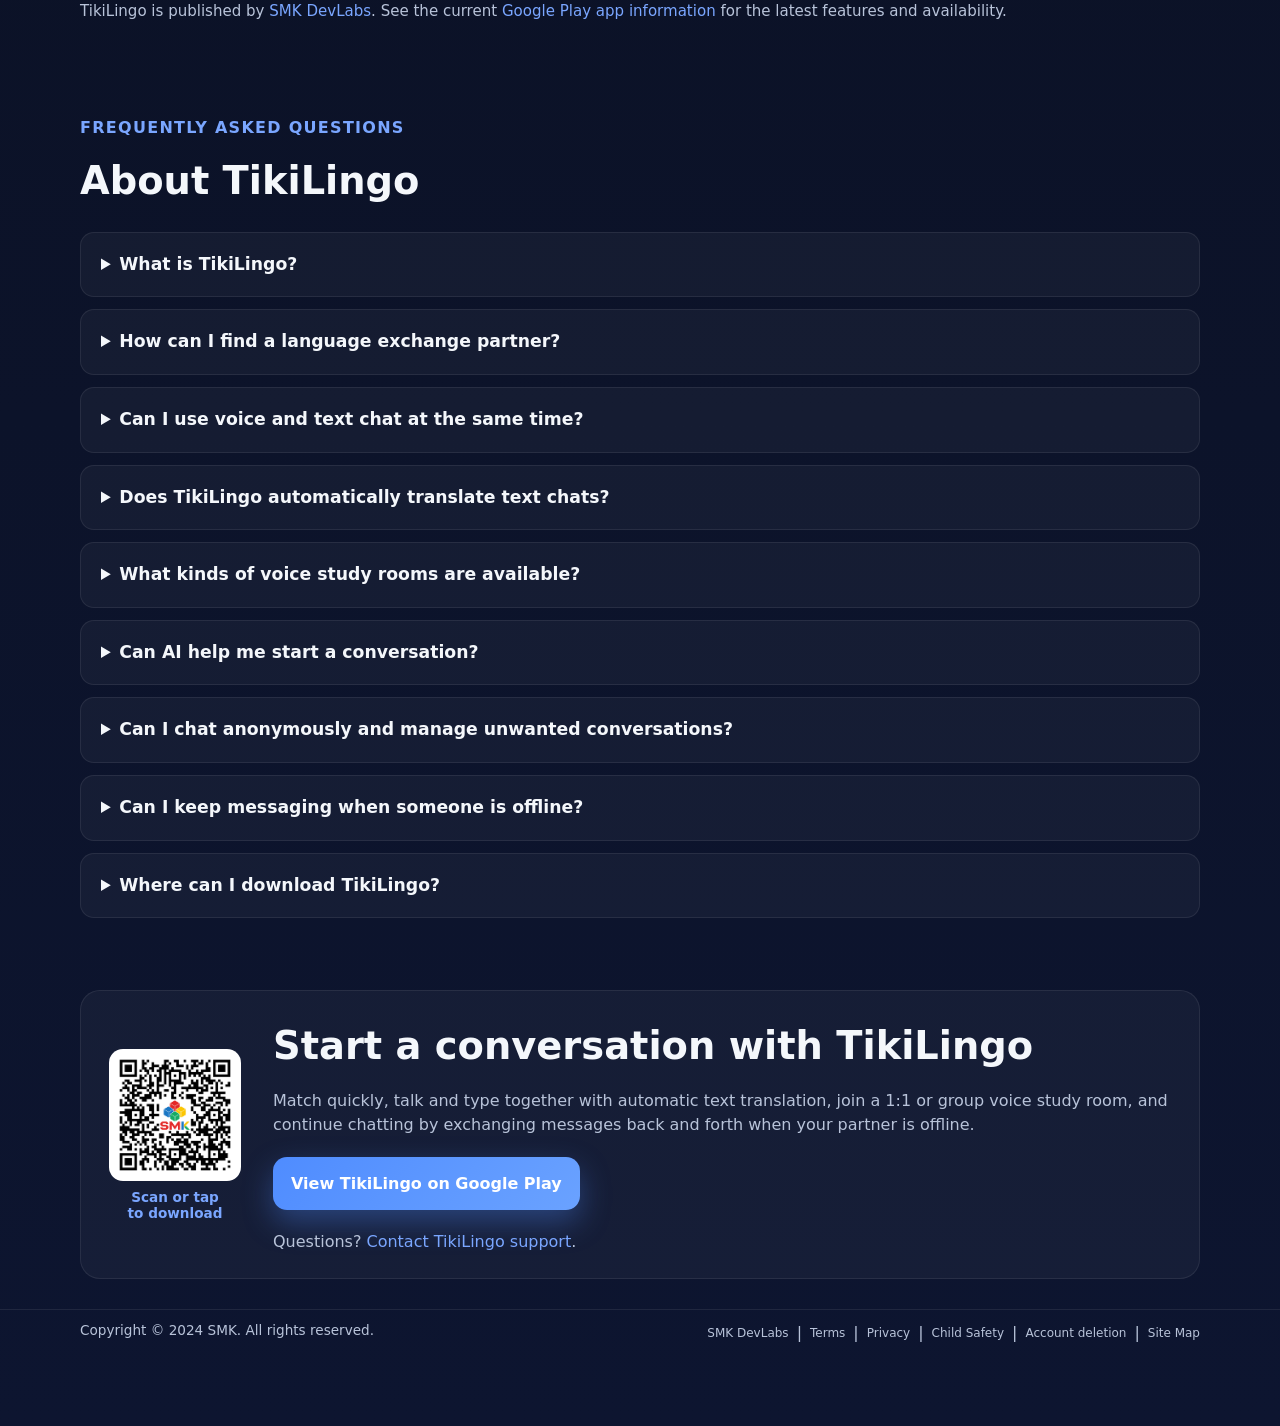
<file: tikilingo.html>
<!doctype html>
<html lang="en">

<head>
  <meta charset="utf-8">
  <meta name="viewport" content="width=device-width, initial-scale=1">
  <meta name="description" content="Meet people worldwide with random text chat, live voice chat, language practice and automatic chat translation.">
  <title>TikiLingo: Anonymous Random Chat &amp; Language Exchange</title>
  <link rel="canonical" href="https://smk-dev.com/tikilingo.html">
  <link rel="alternate" hreflang="en" href="https://smk-dev.com/tikilingo.html">
  <link rel="alternate" hreflang="ko" href="https://smk-dev.com/tikilingo-ko.html">
  <link rel="alternate" hreflang="x-default" href="https://smk-dev.com/tikilingo.html">
  <meta property="og:type" content="website">
  <meta property="og:url" content="https://smk-dev.com/tikilingo.html">
  <meta property="og:title" content="TikiLingo: Anonymous Random Chat &amp; Language Exchange">
  <meta property="og:description" content="Meet people worldwide with random text chat, live voice chat, language practice and automatic chat translation.">
  <meta property="og:image" content="https://smk-dev.com/assets/img/app-icon.png">
  <meta name="twitter:card" content="summary">
  <meta name="twitter:title" content="TikiLingo: Anonymous Random Chat &amp; Language Exchange">
  <meta name="twitter:description" content="Meet people worldwide with random text chat, live voice chat, language practice and automatic chat translation.">
  <meta name="twitter:image" content="https://smk-dev.com/assets/img/app-icon.png">
  <link rel="icon" type="image/png" href="/assets/img/SMK_LOGO_512x512.png">
  <link rel="stylesheet" href="/style.css?v=20261029-3">
  <script type="application/ld+json">
  {
    "@context": "https://schema.org",
    "@graph": [
      {
        "@type": "Organization",
        "@id": "https://smk-dev.com/#organization",
        "name": "SMK DevLabs",
        "url": "https://smk-dev.com/",
        "email": "help@smk-dev.com"
      },
      {
        "@type": "MobileApplication",
        "@id": "https://smk-dev.com/tikilingo.html#app",
        "name": "TikiLingo",
        "url": "https://smk-dev.com/tikilingo.html",
        "downloadUrl": "https://play.google.com/store/apps/details?id=com.smk.tikitalk",
        "sameAs": "https://play.google.com/store/apps/details?id=com.smk.tikitalk",
        "operatingSystem": "Android",
        "applicationCategory": "CommunicationApplication",
        "description": "TikiLingo is a language exchange app with easy random matching, simultaneous live voice and automatically translated text chat, 1:1 and group voice study rooms, partner search filters, AI message suggestions, anonymous chat, block and report controls, and back-and-forth text messaging that continues when a partner is offline.",
        "publisher": { "@id": "https://smk-dev.com/#organization" }
      },
      {
        "@type": "FAQPage",
        "@id": "https://smk-dev.com/tikilingo.html#faq",
        "mainEntity": [
          { "@type": "Question", "name": "What is TikiLingo?", "acceptedAnswer": { "@type": "Answer", "text": "TikiLingo is an Android language exchange app with easy random matching, simultaneous live voice and automatically translated text chat, 1:1 and group voice study rooms, partner search filters, AI message suggestions, anonymous chat, block and report controls, and back-and-forth text messaging that continues when a partner is offline." } },
          { "@type": "Question", "name": "How can I find a language exchange partner?", "acceptedAnswer": { "@type": "Answer", "text": "Use quick random matching or search for partners by age, gender, country, and language." } },
          { "@type": "Question", "name": "Can I use voice and text chat at the same time?", "acceptedAnswer": { "@type": "Answer", "text": "Yes. TikiLingo lets people chat live using voice and text at the same time." } },
          { "@type": "Question", "name": "Does TikiLingo automatically translate text chats?", "acceptedAnswer": { "@type": "Answer", "text": "Yes. Text chat messages are automatically translated to support conversations across languages." } },
          { "@type": "Question", "name": "What kinds of voice study rooms are available?", "acceptedAnswer": { "@type": "Answer", "text": "TikiLingo offers 1:1 private voice study rooms and public group voice study rooms." } },
          { "@type": "Question", "name": "Can AI help me start a conversation?", "acceptedAnswer": { "@type": "Answer", "text": "Yes. AI message recommendations suggest icebreakers and topics to help keep voice and text conversations going." } },
          { "@type": "Question", "name": "Can I chat anonymously and manage unwanted conversations?", "acceptedAnswer": { "@type": "Answer", "text": "TikiLingo supports anonymous chat without requiring a public profile, and includes block and report tools for managing conversations." } },
          { "@type": "Question", "name": "Can I keep messaging when someone is offline?", "acceptedAnswer": { "@type": "Answer", "text": "Yes. You can keep the conversation going by exchanging text messages back and forth even when the other person is offline, then return to it later." } },
          { "@type": "Question", "name": "Where can I download TikiLingo?", "acceptedAnswer": { "@type": "Answer", "text": "Download the app from its official Google Play page." } }
        ]
      }
    ]
  }
  </script>
</head>

<body>
  <a class="skip-link" href="#main-content">Skip to content</a>
  <header class="header">
    <div class="container nav">
      <a href="/?lang=en" aria-label="SMK DevLabs home"><img src="/assets/img/logo.png" alt="SMK DevLabs" class="logo"></a>
      <a class="lang-btn" href="/tikilingo-ko.html?lang=ko" lang="ko" hreflang="ko">한국어</a>
    </div>
  </header>

  <main id="main-content" class="landing-main">
    <section class="hero landing-hero">
      <div class="container hero-grid">
        <div>
          <p class="eyebrow">Meet people. Practice languages.</p>
          <h1>TikiLingo<br><span class="landing-subtitle">Language Exchange App</span></h1>
          <p class="hero-text">Meet language partners worldwide with easy random matching. TikiLingo combines live voice and automatically translated text chat, 1:1 private and public group voice study rooms, partner search by age, gender, country, or language, and AI message recommendations. You can also keep the conversation going with Tiki-Taka-style text chat—a lively back-and-forth exchange—even when your partner is offline.</p>
          <div class="hero-actions">
            <a class="btn primary" href="https://play.google.com/store/apps/details?id=com.smk.tikitalk" target="_blank" rel="noopener noreferrer">Get TikiLingo on Google Play</a>
            <a class="btn secondary" href="#how-it-works">Explore how it works</a>
          </div>
        </div>
        <div class="hero-visual">
          <a class="landing-app-icon-link" href="https://play.google.com/store/apps/details?id=com.smk.tikitalk" target="_blank" rel="noopener noreferrer" aria-label="Download TikiLingo from Google Play">
            <img class="landing-app-icon" src="/assets/img/app-icon.png" alt="TikiLingo app icon">
          </a>
        </div>
      </div>
    </section>

    <section class="section" id="how-it-works">
      <div class="container">
        <div class="section-head">
          <p class="eyebrow">A simple way to connect</p>
          <h2>Random chat and language exchange</h2>
        </div>
        <div class="cards landing-cards">
          <article class="card">
            <h3>Easy random matching</h3>
            <p>Quickly match with someone new for a language exchange conversation and start chatting without a complicated setup.</p>
          </article>
          <article class="card">
            <h3>Make friends and practice with native speakers</h3>
            <p>Meet people worldwide, discover new cultures, and practice everyday language through real conversations.</p>
          </article>
          <article class="card">
            <h3>Live voice and text, together</h3>
            <p>Talk and type at the same time during a live chat. Text messages are automatically translated to help both people follow the conversation.</p>
          </article>
          <article class="card">
            <h3>Private study and public rooms</h3>
            <p>Join a 1:1 private voice study room or a public group voice room to practice with others around the world.</p>
          </article>
          <article class="card">
            <h3>Find the right conversation partner</h3>
            <p>Search by age, gender, country, and language, or use random matching to meet someone new.</p>
          </article>
          <article class="card">
            <h3>AI conversation suggestions</h3>
            <p>Get ideas for icebreakers and topics when you need help starting or continuing a chat.</p>
          </article>
          <article class="card">
            <h3>Message at your own pace</h3>
            <p>Keep chatting by exchanging text messages back and forth, even when your partner is offline.</p>
          </article>
          <article class="card">
            <h3>Anonymous chat controls</h3>
            <p>Chat without maintaining a public profile, and use block and report tools to manage conversations.</p>
          </article>
        </div>
        <p class="landing-source">TikiLingo is published by <a href="/?lang=en">SMK DevLabs</a>. See the current <a href="https://play.google.com/store/apps/details?id=com.smk.tikitalk" target="_blank" rel="noopener noreferrer">Google Play app information</a> for the latest features and availability.</p>
      </div>
    </section>

    <section class="section landing-faq" id="faq">
      <div class="container">
        <div class="section-head"><p class="eyebrow">Frequently asked questions</p><h2>About TikiLingo</h2></div>
        <details><summary>What is TikiLingo?</summary><p>TikiLingo is an Android language exchange app with easy random matching, simultaneous live voice and automatically translated text chat, 1:1 and group voice study rooms, partner search filters, AI message suggestions, anonymous chat, block and report controls, and back-and-forth text messaging that continues when a partner is offline.</p></details>
        <details><summary>How can I find a language exchange partner?</summary><p>Use quick random matching or search for partners by age, gender, country, and language.</p></details>
        <details><summary>Can I use voice and text chat at the same time?</summary><p>Yes. TikiLingo lets people chat live using voice and text at the same time.</p></details>
        <details><summary>Does TikiLingo automatically translate text chats?</summary><p>Yes. Text chat messages are automatically translated to support conversations across languages.</p></details>
        <details><summary>What kinds of voice study rooms are available?</summary><p>TikiLingo offers 1:1 private voice study rooms and public group voice study rooms.</p></details>
        <details><summary>Can AI help me start a conversation?</summary><p>Yes. AI message recommendations suggest icebreakers and topics to help keep voice and text conversations going.</p></details>
        <details><summary>Can I chat anonymously and manage unwanted conversations?</summary><p>TikiLingo supports anonymous chat without requiring a public profile, and includes block and report tools for managing conversations.</p></details>
        <details><summary>Can I keep messaging when someone is offline?</summary><p>Yes. You can keep the conversation going by exchanging text messages back and forth even when the other person is offline, then return to it later.</p></details>
        <details><summary>Where can I download TikiLingo?</summary><p>Use the <a href="https://play.google.com/store/apps/details?id=com.smk.tikitalk" target="_blank" rel="noopener noreferrer">official Google Play page</a>.</p></details>
      </div>
    </section>

    <section class="section landing-cta">
      <div class="container">
        <div class="product-card-main landing-qr-feature">
          <a class="product-left-group" href="https://play.google.com/store/apps/details?id=com.smk.tikitalk" target="_blank" rel="noopener noreferrer" aria-label="Download TikiLingo on Google Play">
            <img class="qr-img-large" src="/assets/img/tikitalk-qr.png" alt="QR code linking to the TikiLingo Google Play download page">
            <span class="qr-action-caption">Scan or tap<br>to download</span>
          </a>
          <div class="main-product-content">
            <h2>Start a conversation with TikiLingo</h2>
            <p>Match quickly, talk and type together with automatic text translation, join a 1:1 or group voice study room, and continue chatting by exchanging messages back and forth when your partner is offline.</p>
            <a class="btn primary" href="https://play.google.com/store/apps/details?id=com.smk.tikitalk" target="_blank" rel="noopener noreferrer">View TikiLingo on Google Play</a>
            <p>Questions? <a href="mailto:help@smk-dev.com">Contact TikiLingo support</a>.</p>
          </div>
        </div>
      </div>
    </section>
  </main>

  <footer class="footer">
    <div class="container footer-inner">
      <p class="footer-copyright">Copyright © 2024 SMK. All rights reserved.</p>
      <nav aria-label="Footer">
        <ul class="footer-links-list">
          <li><a href="/?lang=en">SMK DevLabs</a></li>
          <li><a href="/terms-en.html?lang=en">Terms</a></li>
          <li><a href="/privacy-en.html?lang=en">Privacy</a></li>
          <li><a href="/child-safety-en.html?lang=en">Child Safety</a></li>
          <li><a href="/account-deletion.html?lang=en">Account deletion</a></li>
          <li><a href="/sitemap.html?lang=en">Site Map</a></li>
        </ul>
      </nav>
    </div>
  </footer>
</body>
</html>
</file>
<file: style.css>
:root {
  --bg: #0b1020;
  --panel: #111936;
  --panel-2: #162142;
  --text: #f4f7fb;
  --muted: #b8c3d9;
  --line: #233055;
  --brand: #4f8cff;
  --brand-2: #7aa6ff;
  --shadow: 0 20px 50px rgba(0, 0, 0, .35);
}

/* =========================================================
GLOBAL
========================================================= */

* {
  box-sizing: border-box;
}

html {
  scroll-behavior: smooth;
}

body {
  margin: 0;

  font-family:
    Inter,
    system-ui,
    -apple-system,
    BlinkMacSystemFont,
    "Segoe UI",
    Roboto,
    sans-serif;

  background:
    linear-gradient(180deg,
      #0a0f1e 0%,
      #0d1530 100%);

  color: var(--text);
  line-height: 1.6;
}

a,
a:link,
a:visited,
a:hover,
a:active {
  text-decoration: none !important;
}

.container {
  width: min(1120px,
      calc(100% - 40px));

  margin: 0 auto;
}

/* Accessible navigation and product landing pages */
.skip-link {
  position: absolute;
  top: 8px;
  left: -10000px;
  z-index: 100;
  padding: 10px 14px;
  border-radius: 8px;
  background: var(--panel);
  color: var(--text);
}

.skip-link:focus {
  left: 12px;
}

:focus-visible {
  outline: 3px solid var(--brand-2);
  outline-offset: 3px;
}

.landing-source a,
.landing-faq a,
.landing-cta a:not(.btn) {
  color: var(--brand-2);
}

.lang-btn[href] {
  display: inline-flex;
  align-items: center;
  text-decoration: none;
}

.landing-main .landing-hero {
  padding-top: 64px;
}

.landing-subtitle {
  color: var(--muted);
  font-size: .62em;
}

.landing-app-icon {
  width: min(280px, 70vw);
  height: auto;
  border-radius: 28px;
  box-shadow: var(--shadow);
}

.landing-app-icon-link {
  display: inline-flex;
  padding: 10px;
  border: 1px solid rgba(255, 255, 255, .08);
  border-radius: 30px;
  background: linear-gradient(180deg, var(--panel), var(--panel-2));
  box-shadow: var(--shadow);
  transition: .2s;
}

.landing-app-icon-link:hover {
  transform: translateY(-4px);
}

.qr-action-caption {
  display: flex;
  flex-direction: column;
  white-space: nowrap;
  color: var(--muted);
  font-size: .85rem;
  font-weight: 700;
  text-align: center;
}

.store-note,
.landing-source {
  color: var(--muted);
  font-size: .94rem;
}

.landing-cards .card h3 {
  margin-top: 0;
}

.landing-cards {
  grid-template-columns: repeat(auto-fit, minmax(min(100%, 220px), 1fr));
}

.landing-faq details {
  margin: 12px 0;
  padding: 18px 20px;
  border: 1px solid rgba(255, 255, 255, .08);
  border-radius: 14px;
  background: rgba(255, 255, 255, .04);
}

.landing-faq summary {
  cursor: pointer;
  font-size: 1.08rem;
  font-weight: 700;
}

.landing-faq details p,
.landing-cta p {
  color: var(--muted);
}

.landing-cta .container {
  width: min(1120px, calc(100% - 40px));
}

.landing-cta .main-product-content h2 {
  margin-top: 0;
}

.landing-cta .btn {
  margin: 8px 0;
  align-self: flex-start;
}

/* =========================================================
HEADER
========================================================= */

.header {
  position: sticky;
  top: 0;
  z-index: 50;

  backdrop-filter: blur(10px);

  background:
    rgba(11, 16, 32, .7);

  border-bottom:
    1px solid rgba(255, 255, 255, .06);
}

.nav {
  display: flex;

  align-items: center;
  justify-content: space-between;

  padding: 16px 0;
}

.logo-wrap {
  display: flex;

  align-items: center;

  gap: 16px;
}

.footer-logo {
  gap: 10px;
}

.logo {
  width: 300px;
  height: 45px;

  object-fit: contain;
}

.logo.small {
  width: 120px;
  height: 28px;
}

.lang-btn {
  border:
    1px solid var(--line);

  background:
    var(--panel);

  color:
    var(--text);

  padding:
    10px 14px;

  border-radius:
    999px;

  cursor:
    pointer;
}

/* =========================================================
HERO
========================================================= */

.hero {
  padding:
    84px 0 64px;
}

.hero-grid {
  display: grid;

  grid-template-columns:
    1.2fr .8fr;

  gap:
    32px;

  align-items:
    center;
}

.eyebrow {
  color:
    var(--brand-2);

  font-weight:
    700;

  letter-spacing:
    .08em;

  text-transform:
    uppercase;

  margin-bottom:
    10px;
}

h1 {
  font-size:
    clamp(2.0rem,
      5vw,
      2.0rem);

  line-height:
    1.08;

  margin:
    0 0 18px;
}

.hero-text {
  color:
    var(--muted);

  font-size:
    1.08rem;

  max-width:
    620px;
}

.hero-actions {
  display:
    flex;

  gap:
    14px;

  margin-top:
    28px;

  flex-wrap:
    wrap;
}

.btn {
  display:
    inline-flex;

  align-items:
    center;

  justify-content:
    center;

  padding:
    14px 18px;

  border-radius:
    14px;

  text-decoration:
    none;

  font-weight:
    700;

  transition:
    .2s;
}

.btn:hover {
  transform:
    translateY(-2px);
}

.btn.primary {
  background:
    linear-gradient(135deg,
      var(--brand),
      #6aa2ff);

  color:
    white;

  box-shadow:
    0 12px 30px rgba(79, 140, 255, .35);
}

.btn.secondary {
  background:
    rgba(255, 255, 255, .06);

  border:
    1px solid rgba(255, 255, 255, .08);

  color:
    var(--text);
}

/* =========================================================
FEATURED PRODUCT
========================================================= */

.hero-visual {
  display:
    flex;

  justify-content:
    center;
}

.phone-card {
  width:
    min(360px, 100%);

  background:
    linear-gradient(180deg,
      var(--panel),
      var(--panel-2));

  border:
    1px solid rgba(255, 255, 255, .08);

  border-radius:
    24px;

  padding:
    22px;

  box-shadow:
    var(--shadow);

  display:
    flex;

  gap:
    18px;

  align-items:
    center;

  text-decoration:
    none;

  color:
    var(--text);

  cursor:
    pointer;

  transition:
    .2s;
}

.phone-card:hover {
  transform:
    translateY(-4px);
}

.phone-card *,
.phone-card:hover,
.phone-card:visited {
  text-decoration:
    none !important;

  color:
    inherit;
}

.app-icon {
  width:
    96px;

  height:
    96px;

  border-radius:
    22px;

  object-fit:
    cover;
}

.app-label {
  color:
    var(--brand-2);

  font-size:
    .85rem;

  font-weight:
    700;
}

/* =========================================================
SECTION
========================================================= */

.section {
  padding:
    30px 0;
}

.section-head {
  margin-bottom:
    20px;
}

.section h2 {
  font-size:
    clamp(1.8rem,
      3vw,
      3rem);

  margin:
    0;
}

/* =========================================================
CARDS
========================================================= */

.cards {
  display:
    grid;

  grid-template-columns:
    repeat(3, 1fr);

  gap:
    20px;
}

.card {
  background:
    rgba(255, 255, 255, .04);

  border:
    1px solid rgba(255, 255, 255, .08);

  border-radius:
    20px;

  padding:
    22px;
}

.card-icon {
  font-size:
    1.6rem;
}

.card h3 {
  font-size:
      1.6rem;
}

.card p {
  color:
    var(--muted);
}

/* =========================================================
CONTACT
========================================================= */

.contact-grid {
  display:
    grid;

  grid-template-columns:
    repeat(2, 1fr);

  gap:
    20px;
}

.contact-card {
  background:
    rgba(255, 255, 255, .04);

  border:
    1px solid rgba(255, 255, 255, .08);

  border-radius:
    20px;

  padding:
    22px;

  transition:
    transform .2s,
    border-color .2s;
}

.contact-card:hover {
  transform:
    translateY(-3px);

  border-color:
    rgba(79, 140, 255, 0.3);
}

.contact-link {
  display:
    flex;

  align-items:
    center;

  gap:
    18px;

  text-decoration:
    none;

  color:
    inherit;
}

.contact-icon {
  display:
    flex;

  align-items:
    center;

  justify-content:
    center;

  flex-shrink:
    0;

  width:
    64px;

  height:
    64px;

  background:
    rgba(79, 140, 255, 0.12);

  border:
    1px solid rgba(79, 140, 255, 0.3);

  border-radius:
    18px;

  font-size:
    2rem;

  line-height:
    1;
}

.contact-content {
  display:
    flex;

  flex-direction:
    column;

  gap:
    6px;
}

.contact-content h3 {
  margin:
    0;

  font-size:
    1.15rem;

  font-weight:
    600;

  color:
    var(--text);
}

.contact-text {
  color:
    var(--brand-2);

  font-size:
    0.95rem;

  font-weight:
    500;

  word-break:
    break-all;
}

/* =========================================================
LEGAL PAGES
========================================================= */
.legal-container {
  width: 100%;
  max-width: none;
  margin: 20px auto;
  padding: 0 20px;
}

.legal-content h1 {
  font-size: 1.6rem !important;

  margin-bottom:
    12px;
}

.legal-content h2 {
  font-size:
    clamp(1.2rem,
      2.5vw,
      1.4rem);

  margin-top:
    35px;

  margin-bottom:
    12px;

  color:
    var(--brand-2);
}

.legal-content p,
.legal-content li {
  color:
    var(--muted);

  line-height:
    1.7;

  margin-bottom:
    12px;
}

.legal-content ul {
  padding-left:
    20px;

  margin-bottom:
    20px;
}

.back-link {
  display:
    inline-flex;

  align-items:
    center;

  gap:
    8px;

  color:
    var(--brand-2);

  text-decoration:
    none;

  font-weight:
    600;

  margin-bottom:
    30px;

  transition:
    transform .2s;
}

.back-link:hover {
  transform:
    translateX(-4px);
}

/* =========================================================
FOOTER
========================================================= */

.footer {
  border-top:
    1px solid rgba(255, 255, 255, .08);

  padding:
    10px 0;

  padding-bottom:
    80px;
}

.footer-inner {
  display:
    flex;

  justify-content:
    space-between;

  align-items:
    flex-start;

  flex-wrap:
    wrap;

  gap:
    0;
}

.footer-left {
  display:
    flex;

  flex-direction:
    column;

  gap:
    0;
}

.footer-copyright {
  color:
    var(--muted);

  font-size:
    0.85rem;

  margin:
    0;
}

.footer-right {
  display:
    flex;

  flex-direction:
    column;
}

.footer-links-list {
  list-style:
    none;

  padding:
    0;

  margin:
    0;

  display:
    flex;

  flex-direction:
    row;

  gap:
    0;

  text-align:
    right;
}

.footer-links-list li {
  display:
    flex;

  align-items:
    center;
}

.footer-links-list li:not(:last-child)::after {
  content:
    "|";

  margin:
    0 8px;

  color:
    var(--muted);
}

.footer-links-list a {
  color:
    var(--muted);

  text-decoration:
    none !important;

  font-size:
    0.75rem;

  transition:
    color 0.2s;

  display:
    inline-block;
}

.footer-links-list a:hover {
  color:
    var(--brand-2);

  text-decoration:
    none !important;
}

/* =========================================================
SCROLL BUTTONS

Both buttons use exactly the same visual design.
Only their position and arrow direction are different.

The arrows are pure CSS.
There is NO horizontal shaft/line.
There is NO movement on hover or active state.
========================================================= */

.back-to-top,
#scroll-bottom-button {
  position:
    fixed;

  width:
    48px;

  height:
    48px;

  display:
    flex;

  align-items:
    center;

  justify-content:
    center;

  padding:
    0;

  margin:
    0;

  background:
    rgba(30, 41, 59, 0.3);

  color:
    #ffffff;

  border:
    1px solid rgba(255, 255, 255, 0.1);

  border-radius:
    50%;

  backdrop-filter:
    blur(4px);

  -webkit-backdrop-filter:
    blur(4px);

  z-index:
    9999;

  cursor:
    pointer;

  text-decoration:
    none;

  transition:
    opacity 0.3s ease,
    visibility 0.3s ease,
    background 0.2s ease,
    border-color 0.2s ease,
    box-shadow 0.2s ease;
}

/* Hide scroll-to-bottom button when hidden attribute is active */
#scroll-bottom-button[hidden] {
  display: none !important;
}

/* =========================================================
BACK TO TOP
========================================================= */

.back-to-top {
  bottom:
    30px;

  right:
    30px;

  opacity:
    0;

  visibility:
    hidden;
}

.back-to-top.show {
  opacity:
    1;

  visibility:
    visible;
}

/* =========================================================
SCROLL TO BOTTOM
========================================================= */

#scroll-bottom-button {
  left:
    50%;

  bottom:
    30px;

  transform:
    translateX(-50%);

  opacity:
    1;

  visibility:
    visible;
}

/* =========================================================
HIDE ORIGINAL SVG
========================================================= */

.back-to-top svg {
  display:
    none;
}

/* =========================================================
CSS ARROWS

UP:
  ^

DOWN:
  v

Only two diagonal lines are used.
There is no horizontal line.
========================================================= */

/* Common arrow head */

.back-to-top::before,
#scroll-bottom-button::before {
  content:
    "";

  position:
    absolute;

  width:
    10px;

  height:
    10px;

  border-left:
    2px solid currentColor;

  border-top:
    2px solid currentColor;

  opacity:
    0.9;

  border-radius:
    1px;

  transition:
    opacity 0.2s ease;
}

/* =========================================================
UP ARROW

^
========================================================= */

.back-to-top::before {
  transform:
    rotate(45deg);

  top:
    18px;
}

/* =========================================================
DOWN ARROW

v
========================================================= */

#scroll-bottom-button::before {
  transform:
    rotate(225deg);

  top:
    15px;
}

/* =========================================================
REMOVE ARROW SHAFT COMPLETELY

The previous ::after horizontal line is intentionally disabled.
========================================================= */

.back-to-top::after,
#scroll-bottom-button::after {
  display:
    none;
}

/* =========================================================
HOVER

The button does NOT move.
The arrow does NOT move.
Only visual highlighting changes.
========================================================= */

.back-to-top:hover,
#scroll-bottom-button:hover {
  background:
    rgba(79, 140, 255, 0.85);

  border-color:
    rgba(79, 140, 255, 0.5);

  box-shadow:
    0 8px 20px rgba(0, 0, 0, 0.3);
}

.back-to-top:hover::before,
#scroll-bottom-button:hover::before {
  opacity:
    1;
}

/* =========================================================
ACTIVE

The buttons do NOT move when clicked.
========================================================= */

.back-to-top:active {
  transform:
    none;
}

#scroll-bottom-button:active {
  transform:
    translateX(-50%);
}

/* =========================================================
HIDDEN STATE
========================================================= */

#scroll-bottom-button.hidden {
  opacity:
    0;

  visibility:
    hidden;

  pointer-events:
    none;

  transform:
    translateX(-50%);
}

/* =========================================================
KEYBOARD FOCUS
========================================================= */

.back-to-top:focus-visible,
#scroll-bottom-button:focus-visible {
  outline:
    2px solid rgba(255, 255, 255, 0.3);

  outline-offset:
    3px;
}

/* =========================================================
MAIN PRODUCT
========================================================= */

.product {
  background: transparent;
  border: 0;
}

.product-card-main {
  display:
    flex;

  width: 100%;
  max-width: 100%;
  min-width: 0;

  align-items:
    center;

  gap:
    32px;

  text-decoration:
    none;

  color:
    var(--text);

  background:
    rgba(255, 255, 255, .04);

  border:
    1px solid rgba(255, 255, 255, .08);

  border-radius:
    20px;

  padding:
    24px 28px;

  cursor:
    pointer;

  transition:
    .2s;
}

.product-card-main:hover {
  transform:
    translateY(-4px);

  box-shadow:
    var(--shadow);

  border-color:
    rgba(79, 140, 255, 0.3);
}

.product-card-main *,
.product-card-main:hover,
.product-card-main:visited,
.product-card-main:active {
  text-decoration:
    none !important;

  color:
    inherit;
}

/* =========================================================
LEFT GROUP
========================================================= */

.product-left-group {
  flex-shrink:
    0;

  display:
    flex;

  align-items:
    center;

  justify-content:
    center;
}

.product-left-group[href] {
  width: 132px;
  flex: 0 0 132px;
  flex-direction: column;
  gap: 8px;
  color: inherit;
  text-decoration: none;
}

.product-left-group[href] .qr-action-caption {
  width: 132px;
  max-width: 132px;
  line-height: 1.2;
}

.qr-img-large {
  width:
    132px;

  height:
    132px;

  object-fit:
    contain;

  background:
    white;

  padding:
    6px;

  border-radius:
    14px;
}

/* =========================================================
CONTENT AREA
========================================================= */

.main-product-content {
  display:
    flex;

  flex-direction:
    column;

  gap:
    12px;

  flex:
    1;

  min-width: 0;
}

.product-details-link {
  color: inherit;
  text-decoration: none;
}

.main-product-header {
  display:
    flex;

  align-items:
    center;
}

.title-with-badge {
  display:
    flex;

  align-items:
    center;

  flex-wrap:
    wrap;

  gap:
    12px;
}

.inline-app-icon {
  width:
    32px;

  height:
    32px;

  border-radius:
    8px;

  object-fit:
    cover;
}

.main-product-header h2 {
  margin:
    0;

  font-size:
    1.2rem;

  font-weight:
    600;
}

/* =========================================================
GOOGLE PLAY BUTTON
========================================================= */

.google-play-store-button {
  width:
    110px;

  height:
    auto;

  display:
    inline-block;

  vertical-align:
    middle;

  transition:
    transform .2s;
}

.google-play-store-button:hover {
  transform:
    translateY(-2px);
}

.main-product-content p {
  color:
    var(--muted);

  margin:
    0;

  font-size:
    1rem;

  line-height:
    1.5;
}

/* =========================================================
KOREAN SUB LIST
========================================================= */

.korean-sub-list {
  list-style:
    none;

  margin:
    8px 0;

  padding-left:
    2em;
}

.korean-sub-list li {
  margin:
    4px 0;

  padding-left:
    0;
}

/* =========================================================
RESPONSIVE
========================================================= */

@media (max-width: 860px) {

  .hero-grid,
  .cards,
  .contact-grid {
    grid-template-columns:
      1fr;
  }

  .logo {
    width:
      300px;

    height:
      45px;
  }

  .product-card-main {
    flex-direction:
      column;

    align-items:
      flex-start;
  }

  .product-left-group[href] {
    align-self: center;
  }

  .contact-grid {
    grid-template-columns:
      1fr;
  }
}

/* =========================================================
TABLET / MOBILE
========================================================= */

@media (max-width: 768px) {

  .back-to-top,
  #scroll-bottom-button {
    width:
      42px;

    height:
      42px;

    bottom:
      20px;
  }

  .back-to-top {
    right:
      20px;
  }

  #scroll-bottom-button {
    left:
      50%;
  }

  .back-to-top::before,
  #scroll-bottom-button::before {
    width:
      8px;

    height:
      8px;
  }

  /* Keep the same arrow direction and position.
     No horizontal line is displayed. */

  .back-to-top::before {
    transform:
      rotate(45deg);

    top:
      16px;
  }

  #scroll-bottom-button::before {
    transform:
      rotate(225deg);

    top:
      13px;
  }

  .back-to-top:hover::before {
    transform:
      rotate(45deg);
  }

  #scroll-bottom-button:hover::before {
    transform:
      rotate(225deg);
  }
}

/* =========================================================
SMALL MOBILE
========================================================= */

@media (max-width: 600px) {

  .footer-inner {
    flex-direction:
      column;

    align-items:
      flex-start;
  }

  .footer-links-list {
    text-align:
      left;
  }

  .footer-links-list a:hover {
    transform:
      none;
  }
}

/* =========================================================
EXTRA SMALL MOBILE
========================================================= */

@media (max-width: 480px) {

  .logo {
    width:
      180px;

    height:
      45px;
  }

  .hero {
    padding:
      40px 0 30px;
  }

  .contact-card {
    padding:
      18px;
  }

  .contact-icon {
    width:
      54px;

    height:
      54px;

    font-size:
      1.6rem;
  }
}
</file>
